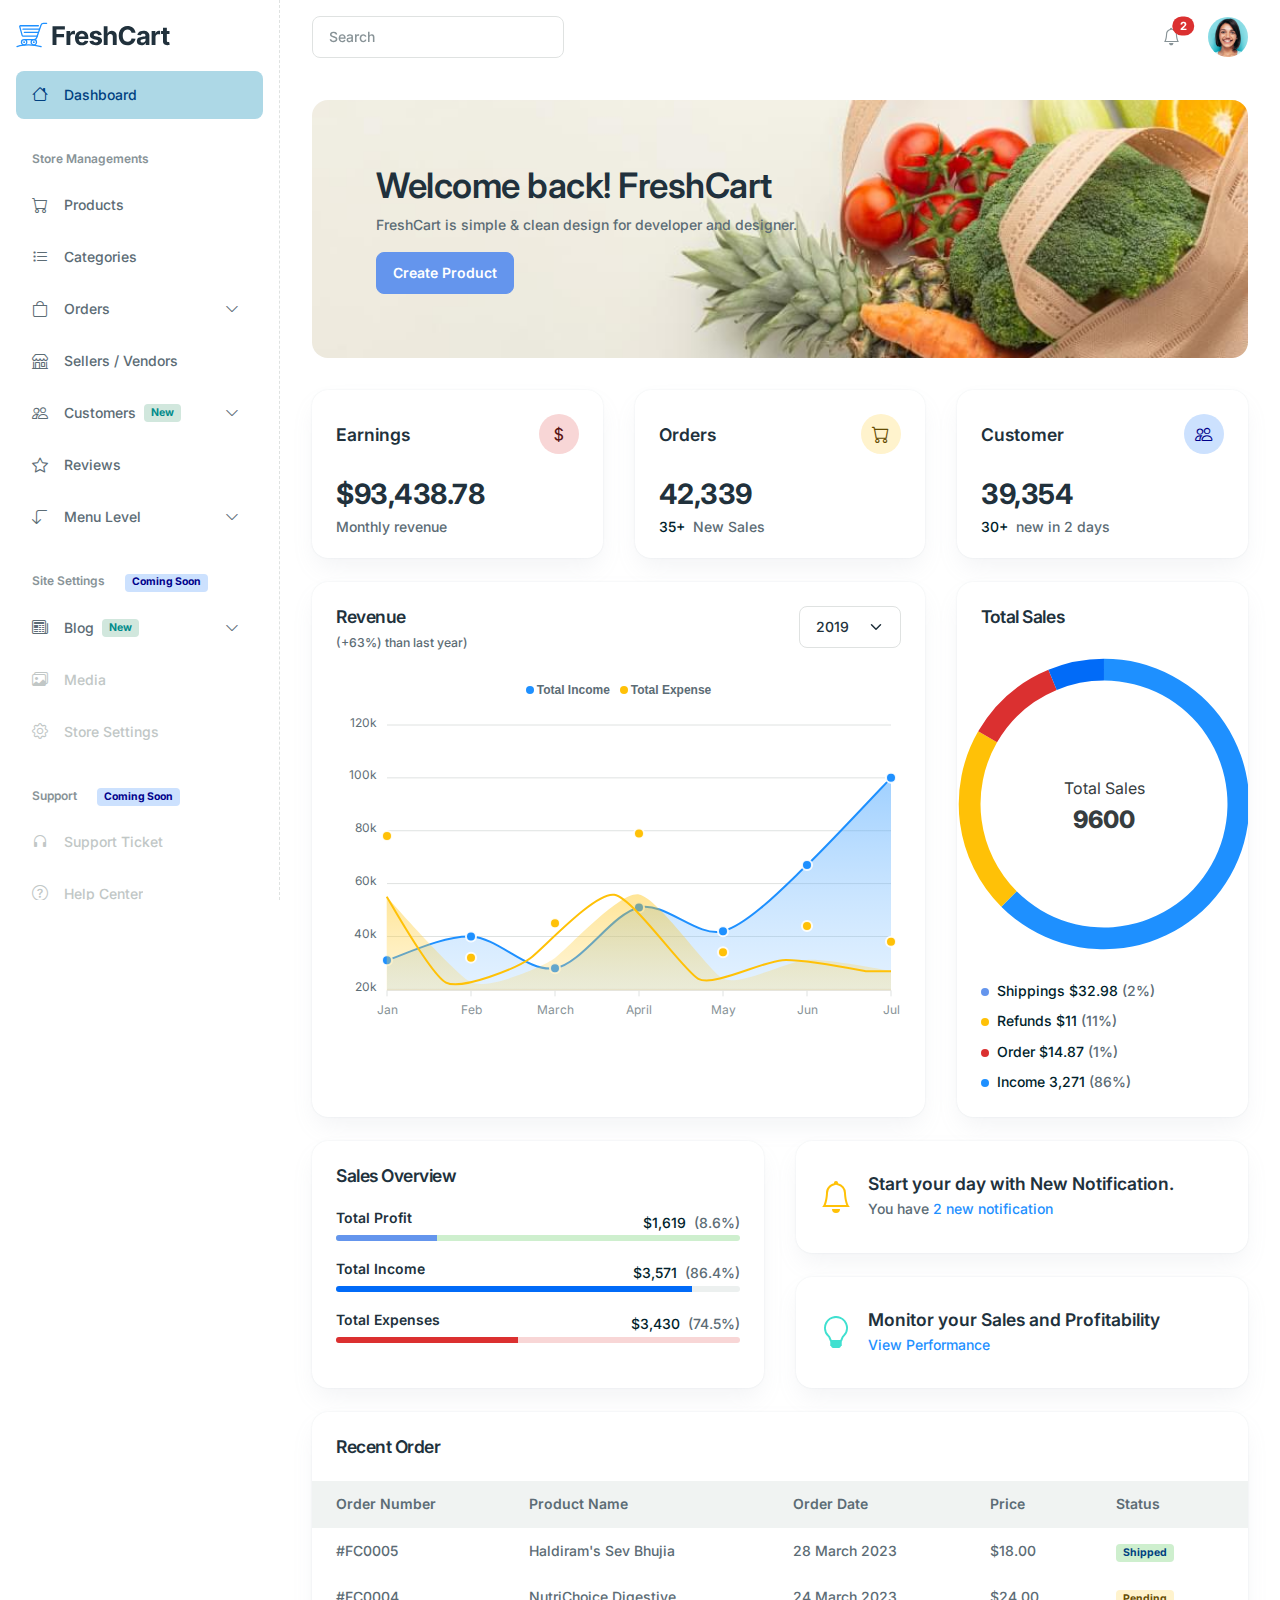
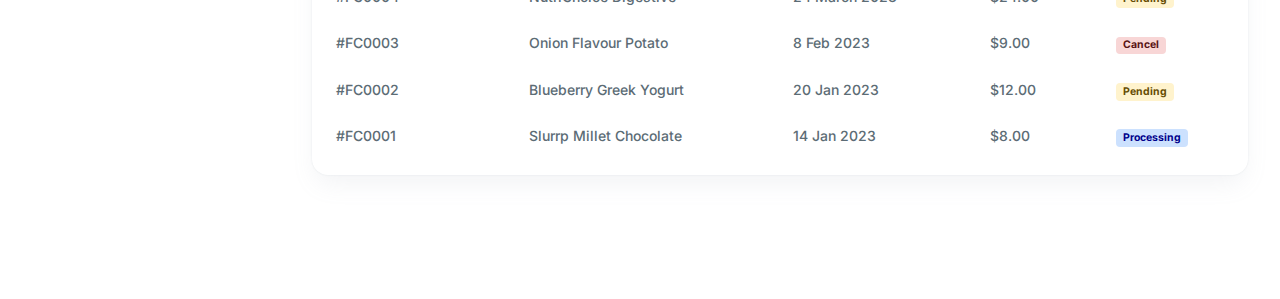
<file: dashboard/index.html>
<!DOCTYPE html>
<html lang="en">
   
<!-- Mirrored from freshcart.codescandy.com/dashboard/index.html by HTTrack Website Copier/3.x [XR&CO'2014], Thu, 14 Nov 2024 06:08:49 GMT -->
<head>
      <!-- Required meta tags -->
<meta charset="utf-8">
<meta name="viewport" content="width=device-width, initial-scale=1, shrink-to-fit=no">
<meta content="Codescandy" name="author">
      <title>Dashboard eCommerce HTML Template - FreshCart</title>
      <!-- Favicon icon-->
<link rel="shortcut icon" type="image/x-icon" href="../assets/images/favicon/favicon.ico">


<!-- Libs CSS -->
<link href="../assets/libs/bootstrap-icons/font/bootstrap-icons.min.css" rel="stylesheet">
<link href="../assets/libs/feather-webfont/dist/feather-icons.css" rel="stylesheet">
<link href="../assets/libs/simplebar/dist/simplebar.min.css" rel="stylesheet">


<!-- Theme CSS -->
<link rel="stylesheet" href="../assets/css/theme.min.css">
<script async src="https://www.googletagmanager.com/gtag/js?id=G-M8S4MT3EYG"></script>
<script>
   window.dataLayer = window.dataLayer || [];
   function gtag() {
      dataLayer.push(arguments);
   }
   gtag("js", new Date());

   gtag("config", "G-M8S4MT3EYG");
</script>
 <script type="text/javascript">
   (function (c, l, a, r, i, t, y) {
      c[a] =
         c[a] ||
         function () {
            (c[a].q = c[a].q || []).push(arguments);
         };
      t = l.createElement(r);
      t.async = 1;
      t.src = "https://www.clarity.ms/tag/" + i;
      y = l.getElementsByTagName(r)[0];
      y.parentNode.insertBefore(t, y);
   })(window, document, "clarity", "script", "kuc8w5o9nt");
</script>

   </head>

   <body>
      <!-- main -->
      <div>
         <!-- navbar -->
<nav class="navbar navbar-expand-lg navbar-glass">
	<div class="container-fluid">
		<div class="d-flex justify-content-between align-items-center w-100">
			<div class="d-flex align-items-center">
				<a class="text-inherit d-block d-xl-none me-4" data-bs-toggle="offcanvas" href="#offcanvasExample" role="button" aria-controls="offcanvasExample">
					<svg xmlns="http://www.w3.org/2000/svg" width="32" height="32" fill="currentColor" class="bi bi-text-indent-right" viewBox="0 0 16 16">
						<path
							d="M2 3.5a.5.5 0 0 1 .5-.5h11a.5.5 0 0 1 0 1h-11a.5.5 0 0 1-.5-.5zm10.646 2.146a.5.5 0 0 1 .708.708L11.707 8l1.647 1.646a.5.5 0 0 1-.708.708l-2-2a.5.5 0 0 1 0-.708l2-2zM2 6.5a.5.5 0 0 1 .5-.5h6a.5.5 0 0 1 0 1h-6a.5.5 0 0 1-.5-.5zm0 3a.5.5 0 0 1 .5-.5h6a.5.5 0 0 1 0 1h-6a.5.5 0 0 1-.5-.5zm0 3a.5.5 0 0 1 .5-.5h11a.5.5 0 0 1 0 1h-11a.5.5 0 0 1-.5-.5z"
						/>
					</svg>
				</a>

				<form role="search">
					<label for="search" class="form-label visually-hidden">Search</label>
					<input class="form-control" type="search" placeholder="Search" aria-label="Search" id="search" />
				</form>
			</div>
			<div>
				<ul class="list-unstyled d-flex align-items-center mb-0 ms-5 ms-lg-0">
					<li class="dropdown-center">
						<a class="position-relative btn-icon btn-ghost-secondary btn rounded-circle" href="#" role="button" data-bs-toggle="dropdown" aria-expanded="false">
							<i class="bi bi-bell fs-5"></i>
							<span class="position-absolute top-0 start-100 translate-middle badge rounded-pill bg-danger mt-2 ms-n2">
								2
								<span class="visually-hidden">unread messages</span>
							</span>
						</a>
						<div class="dropdown-menu dropdown-menu-end dropdown-menu-lg p-0 border-0">
							<div class="border-bottom p-5 d-flex justify-content-between align-items-center">
								<div>
									<h5 class="mb-1">Notifications</h5>
									<p class="mb-0 small">You have 2 unread messages</p>
								</div>
								<a href="#!" class="text-muted">
									<a href="#" class="btn btn-ghost-secondary btn-icon rounded-circle" data-bs-toggle="tooltip" data-bs-placement="bottom" data-bs-title="Mark all as read">
										<svg xmlns="http://www.w3.org/2000/svg" width="14" height="14" fill="currentColor" class="bi bi-check2-all text-success" viewBox="0 0 16 16">
											<path
												d="M12.354 4.354a.5.5 0 0 0-.708-.708L5 10.293 1.854 7.146a.5.5 0 1 0-.708.708l3.5 3.5a.5.5 0 0 0 .708 0l7-7zm-4.208 7-.896-.897.707-.707.543.543 6.646-6.647a.5.5 0 0 1 .708.708l-7 7a.5.5 0 0 1-.708 0z"
											/>
											<path d="m5.354 7.146.896.897-.707.707-.897-.896a.5.5 0 1 1 .708-.708z" />
										</svg>
									</a>
								</a>
							</div>
							<div data-simplebar style="height: 250px">
								<!-- List group -->
								<ul class="list-group list-group-flush notification-list-scroll fs-6">
									<!-- List group item -->
									<li class="list-group-item px-5 py-4 list-group-item-action active">
										<a href="#!" class="text-muted">
											<div class="d-flex">
												<img src="../assets/images/avatar/avatar-1.jpg" alt="" class="avatar avatar-md rounded-circle" />
												<div class="ms-4">
													<p class="mb-1">
														<span class="text-dark">Your order is placed</span>
														waiting for shipping
													</p>
													<span>
														<svg xmlns="http://www.w3.org/2000/svg" width="12" height="12" fill="currentColor" class="bi bi-clock text-muted" viewBox="0 0 16 16">
															<path d="M8 3.5a.5.5 0 0 0-1 0V9a.5.5 0 0 0 .252.434l3.5 2a.5.5 0 0 0 .496-.868L8 8.71V3.5z" />
															<path d="M8 16A8 8 0 1 0 8 0a8 8 0 0 0 0 16zm7-8A7 7 0 1 1 1 8a7 7 0 0 1 14 0z" />
														</svg>
														<small class="ms-2">1 minute ago</small>
													</span>
												</div>
											</div>
										</a>
									</li>
									<li class="list-group-item px-5 py-4 list-group-item-action">
										<a href="#!" class="text-muted">
											<div class="d-flex">
												<img src="../assets/images/avatar/avatar-5.jpg" alt="" class="avatar avatar-md rounded-circle" />
												<div class="ms-4">
													<p class="mb-1">
														<span class="text-dark">Jitu Chauhan</span>
														answered to your pending order list with notes
													</p>
													<span>
														<svg xmlns="http://www.w3.org/2000/svg" width="12" height="12" fill="currentColor" class="bi bi-clock text-muted" viewBox="0 0 16 16">
															<path d="M8 3.5a.5.5 0 0 0-1 0V9a.5.5 0 0 0 .252.434l3.5 2a.5.5 0 0 0 .496-.868L8 8.71V3.5z" />
															<path d="M8 16A8 8 0 1 0 8 0a8 8 0 0 0 0 16zm7-8A7 7 0 1 1 1 8a7 7 0 0 1 14 0z" />
														</svg>
														<small class="ms-2">2 days ago</small>
													</span>
												</div>
											</div>
										</a>
									</li>
									<li class="list-group-item px-5 py-4 list-group-item-action">
										<a href="#!" class="text-muted">
											<div class="d-flex">
												<img src="../assets/images/avatar/avatar-2.jpg" alt="" class="avatar avatar-md rounded-circle" />
												<div class="ms-4">
													<p class="mb-1">
														<span class="text-dark">You have new messages</span>
														2 unread messages
													</p>
													<span>
														<svg xmlns="http://www.w3.org/2000/svg" width="12" height="12" fill="currentColor" class="bi bi-clock text-muted" viewBox="0 0 16 16">
															<path d="M8 3.5a.5.5 0 0 0-1 0V9a.5.5 0 0 0 .252.434l3.5 2a.5.5 0 0 0 .496-.868L8 8.71V3.5z" />
															<path d="M8 16A8 8 0 1 0 8 0a8 8 0 0 0 0 16zm7-8A7 7 0 1 1 1 8a7 7 0 0 1 14 0z" />
														</svg>
														<small class="ms-2">3 days ago</small>
													</span>
												</div>
											</div>
										</a>
									</li>
								</ul>
							</div>
							<div class="border-top px-5 py-4 text-center">
								<a href="#!">View All</a>
							</div>
						</div>
					</li>
					<li class="dropdown ms-4">
						<a href="#" role="button" data-bs-toggle="dropdown" aria-expanded="false">
							<img src="../assets/images/avatar/avatar-1.jpg" alt="" class="avatar avatar-md rounded-circle" />
						</a>

						<div class="dropdown-menu dropdown-menu-end p-0">
							<div class="lh-1 px-5 py-4 border-bottom">
								<h5 class="mb-1 h6">FreshCart Admin</h5>
								<small>admindemo@email.com</small>
							</div>

							<ul class="list-unstyled px-2 py-3">
								<li>
									<a class="dropdown-item" href="#!">Home</a>
								</li>
								<li>
									<a class="dropdown-item" href="#!">Profile</a>
								</li>

								<li>
									<a class="dropdown-item" href="#!">Settings</a>
								</li>
							</ul>
							<div class="border-top px-5 py-3">
								<a href="#">Log Out</a>
							</div>
						</div>
					</li>
				</ul>
			</div>
		</div>
	</div>
</nav>


         <div class="main-wrapper">
            <!-- navbar vertical -->
            <!-- navbar -->
<nav class="navbar-vertical-nav d-none d-xl-block">
	<div class="navbar-vertical">
		<div class="px-4 py-5">
			<a href="../index.html" class="navbar-brand">
				<img src="../assets/images/logo/freshcart-logo.svg" alt="" />
			</a>
		</div>
		<div class="navbar-vertical-content flex-grow-1" data-simplebar="">
			<ul class="navbar-nav flex-column" id="sideNavbar">
				<li class="nav-item">
					<a class="nav-link  active " href="index.html">
						<div class="d-flex align-items-center">
							<span class="nav-link-icon"><i class="bi bi-house"></i></span>
							<span class="nav-link-text">Dashboard</span>
						</div>
					</a>
				</li>
				<li class="nav-item mt-6 mb-3">
					<span class="nav-label">Store Managements</span>
				</li>
				<li class="nav-item">
					<a class="nav-link " href="products.html">
						<div class="d-flex align-items-center">
							<span class="nav-link-icon"><i class="bi bi-cart"></i></span>
							<span class="nav-link-text">Products</span>
						</div>
					</a>
				</li>
				<li class="nav-item">
					<a class="nav-link " href="categories.html">
						<div class="d-flex align-items-center">
							<span class="nav-link-icon"><i class="bi bi-list-task"></i></span>
							<span class="nav-link-text">Categories</span>
						</div>
					</a>
				</li>
				<li class="nav-item">
					<a
						class="nav-link  collapsed "
						href="#"
						data-bs-toggle="collapse"
						data-bs-target="#navCategoriesOrders"
						aria-expanded="false"
						aria-controls="navCategoriesOrders"
					>
						<div class="d-flex align-items-center">
							<span class="nav-link-icon"><i class="bi bi-bag"></i></span>
							<span class="nav-link-text">Orders</span>
						</div>
					</a>
					<div id="navCategoriesOrders" class="collapse " data-bs-parent="#sideNavbar">
						<ul class="nav flex-column">
							<li class="nav-item">
								<a class="nav-link " href="order-list.html">List</a>
							</li>
							<!-- Nav item -->
							<li class="nav-item">
								<a class="nav-link " href="order-single.html">Single</a>
							</li>
						</ul>
					</div>
				</li>

				<li class="nav-item">
					<a class="nav-link " href="vendor-grid.html">
						<div class="d-flex align-items-center">
							<span class="nav-link-icon"><i class="bi bi-shop"></i></span>
							<span class="nav-link-text">Sellers / Vendors</span>
						</div>
					</a>
				</li>
				<li class="nav-item">
					<a
						class="nav-link  collapsed "
						href="#"
						data-bs-toggle="collapse"
						data-bs-target="#navCustomer"
						aria-expanded="false"
						aria-controls="navCustomer"
					>
						<div class="d-flex align-items-center">
							<span class="nav-link-icon"><i class="bi bi-people"></i></span>
							<span class="nav-link-text">Customers</span>
							<span class="badge bg-light-success text-dark-success ms-2">New</span>
						</div>
					</a>
					<div id="navCustomer" class="collapse " data-bs-parent="#sideNavbar">
						<ul class="nav flex-column">
							<li class="nav-item">
								<a class="nav-link " href="customers.html">Customers</a>
							</li>
							<!-- Nav item -->
							<li class="nav-item">
								<a class="nav-link " href="create-customers.html">Create Customers</a>
							</li>
							<!-- Nav item -->
							<li class="nav-item">
								<a class="nav-link " href="customers-edits.html">Edit Customers</a>
							</li>
						</ul>
					</div>
				</li>

				<li class="nav-item">
					<a class="nav-link " href="reviews.html">
						<div class="d-flex align-items-center">
							<span class="nav-link-icon"><i class="bi bi-star"></i></span>
							<span class="nav-link-text">Reviews</span>
						</div>
					</a>
				</li>
				<!-- Nav item -->
				<li class="nav-item">
					<a
						class="nav-link  collapsed "
						href="#"
						data-bs-toggle="collapse"
						data-bs-target="#navMenuLevelFirst"
						aria-expanded="false"
						aria-controls="navMenuLevelFirst"
					>
						<span class="nav-link-icon"><i class="bi bi-arrow-90deg-down"></i></span>
						<span class="nav-link-text">Menu Level</span>
					</a>
					<div id="navMenuLevelFirst" class="collapse " data-bs-parent="#sideNavbar">
						<ul class="nav flex-column">
							<li class="nav-item">
								<a
									class="nav-link "
									href="#"
									data-bs-toggle="collapse"
									data-bs-target="#navMenuLevelSecond1"
									aria-expanded="false"
									aria-controls="navMenuLevelSecond1"
								>
									Two Level
								</a>
								<div id="navMenuLevelSecond1" class="collapse" data-bs-parent="#navMenuLevel">
									<ul class="nav flex-column">
										<li class="nav-item">
											<a class="nav-link " href="#">NavItem 1</a>
										</li>
										<li class="nav-item">
											<a class="nav-link " href="#">NavItem 2</a>
										</li>
									</ul>
								</div>
							</li>
							<li class="nav-item">
								<a
									class="nav-link  collapsed "
									href="#"
									data-bs-toggle="collapse"
									data-bs-target="#navMenuLevelThreeOne1"
									aria-expanded="false"
									aria-controls="navMenuLevelThreeOne1"
								>
									Three Level
								</a>
								<div id="navMenuLevelThreeOne1" class="collapse " data-bs-parent="#navMenuLevel">
									<ul class="nav flex-column">
										<li class="nav-item">
											<a
												class="nav-link  collapsed "
												href="#"
												data-bs-toggle="collapse"
												data-bs-target="#navMenuLevelThreeTwo"
												aria-expanded="false"
												aria-controls="navMenuLevelThreeTwo"
											>
												NavItem 1
											</a>
											<div id="navMenuLevelThreeTwo" class="collapse collapse " data-bs-parent="#navMenuLevelThree">
												<ul class="nav flex-column">
													<li class="nav-item">
														<a class="nav-link " href="#">NavChild Item 1</a>
													</li>
												</ul>
											</div>
										</li>
										<li class="nav-item">
											<a class="nav-link " href="#">Nav Item 2</a>
										</li>
									</ul>
								</div>
							</li>
						</ul>
					</div>
				</li>

				<li class="nav-item mt-6 mb-3">
					<span class="nav-label">Site Settings</span>
					<span class="badge bg-light-info text-dark-info">Coming Soon</span>
				</li>
				<li class="nav-item">
					<a class="nav-link  collapsed " href="#" data-bs-toggle="collapse" data-bs-target="#navBlog" aria-expanded="false" aria-controls="navBlog">
						<div class="d-flex align-items-center">
							<span class="nav-link-icon"><i class="bi bi-newspaper"></i></span>
							<span class="nav-link-text">Blog</span>
							<span class="badge bg-light-success text-dark-success ms-2">New</span>
						</div>
					</a>
					<div id="navBlog" class="collapse " data-bs-parent="#sideNavbar">
						<ul class="nav flex-column">
							<li class="nav-item">
								<a class="nav-link " href="blog-grid.html">Grid</a>
							</li>
							<!-- Nav item -->
							<li class="nav-item">
								<a class="nav-link " href="blog-list.html">List</a>
							</li>
							<!-- Nav item -->
							<li class="nav-item">
								<a class="nav-link " href="blog-new-post.html">Add Post</a>
							</li>
						</ul>
					</div>
				</li>

				<li class="nav-item">
					<a class="nav-link disabled" href="#!">
						<div class="d-flex align-items-center">
							<span class="nav-link-icon"><i class="bi bi-images"></i></span>
							<span class="nav-link-text">Media</span>
						</div>
					</a>
				</li>
				<li class="nav-item">
					<a class="nav-link disabled" href="#!">
						<div class="d-flex align-items-center">
							<span class="nav-link-icon"><i class="bi bi-gear"></i></span>
							<span class="nav-link-text">Store Settings</span>
						</div>
					</a>
				</li>

				<li class="nav-item mt-6 mb-3">
					<span class="nav-label">Support</span>
					<span class="badge bg-light-info text-dark-info">Coming Soon</span>
				</li>
				<li class="nav-item">
					<a class="nav-link disabled" href="#!">
						<div class="d-flex align-items-center">
							<span class="nav-link-icon"><i class="bi bi-headphones"></i></span>
							<span class="nav-link-text">Support Ticket</span>
						</div>
					</a>
				</li>
				<li class="nav-item">
					<a class="nav-link disabled" href="#">
						<div class="d-flex align-items-center">
							<span class="nav-link-icon"><i class="bi bi-question-circle"></i></span>
							<span class="nav-link-text">Help Center</span>
						</div>
					</a>
				</li>
				<li class="nav-item">
					<a class="nav-link disabled" href="#!">
						<div class="d-flex align-items-center">
							<span class="nav-link-icon"><i class="bi bi-infinity"></i></span>
							<span class="nav-link-text">How FreshCart Works</span>
						</div>
					</a>
				</li>

				<li class="nav-item mt-6 mb-3">
					<span class="nav-label">Our Apps</span>
				</li>
				<li class="nav-item">
					<a class="nav-link disabled" href="#!">
						<div class="d-flex align-items-center">
							<span class="nav-link-icon"><i class="bi bi-apple"></i></span>
							<span class="nav-link-text">Apple Store</span>
						</div>
					</a>
				</li>
				<li class="nav-item">
					<a class="nav-link disabled" href="#!">
						<div class="d-flex align-items-center">
							<span class="nav-link-icon"><i class="bi bi-google-play"></i></span>
							<span class="nav-link-text">Google Play Store</span>
						</div>
					</a>
				</li>
			</ul>
		</div>
	</div>
</nav>

<nav class="navbar-vertical-nav offcanvas offcanvas-start navbar-offcanvac" tabindex="-1" id="offcanvasExample">
	<div class="navbar-vertical">
		<div class="px-4 py-5 d-flex justify-content-between align-items-center">
			<a href="../index.html" class="navbar-brand">
				<img src="../assets/images/logo/freshcart-logo.svg" alt="" />
			</a>
			<button type="button" class="btn-close" data-bs-dismiss="offcanvas" aria-label="Close"></button>
		</div>
		<div class="navbar-vertical-content flex-grow-1" data-simplebar="">
			<ul class="navbar-nav flex-column">
				<li class="nav-item">
					<a class="nav-link  active " href="index.html">
						<div class="d-flex align-items-center">
							<span class="nav-link-icon"><i class="bi bi-house"></i></span>
							<span>Dashboard</span>
						</div>
					</a>
				</li>
				<li class="nav-item mt-6 mb-3">
					<span class="nav-label">Store Managements</span>
				</li>
				<li class="nav-item">
					<a class="nav-link " href="products.html">
						<div class="d-flex align-items-center">
							<span class="nav-link-icon"><i class="bi bi-cart"></i></span>
							<span class="nav-link-text">Products</span>
						</div>
					</a>
				</li>
				<li class="nav-item">
					<a class="nav-link " href="categories.html">
						<div class="d-flex align-items-center">
							<span class="nav-link-icon"><i class="bi bi-list-task"></i></span>
							<span class="nav-link-text">Categories</span>
						</div>
					</a>
				</li>
				<li class="nav-item">
					<a class="nav-link  collapsed " href="#" data-bs-toggle="collapse" data-bs-target="#navOrders" aria-expanded="false" aria-controls="navOrders">
						<div class="d-flex align-items-center">
							<span class="nav-link-icon"><i class="bi bi-bag"></i></span>
							<span class="nav-link-text">Orders</span>
						</div>
					</a>
					<div id="navOrders" class="collapse " data-bs-parent="#sideNavbar">
						<ul class="nav flex-column">
							<li class="nav-item">
								<a class="nav-link " href="order-list.html">List</a>
							</li>
							<!-- Nav item -->
							<li class="nav-item">
								<a class="nav-link " href="order-single.html">Single</a>
							</li>
						</ul>
					</div>
				</li>
				<li class="nav-item">
					<a class="nav-link " href="vendor-grid.html">
						<div class="d-flex align-items-center">
							<span class="nav-link-icon"><i class="bi bi-shop"></i></span>
							<span class="nav-link-text">Sellers / Vendors</span>
						</div>
					</a>
				</li>
				<li class="nav-item">
					<a class="nav-link " href="customers.html">
						<div class="d-flex align-items-center">
							<span class="nav-link-icon"><i class="bi bi-people"></i></span>
							<span class="nav-link-text">Customers</span>
						</div>
					</a>
				</li>
				<li class="nav-item">
					<a class="nav-link " href="reviews.html">
						<div class="d-flex align-items-center">
							<span class="nav-link-icon"><i class="bi bi-star"></i></span>
							<span class="nav-link-text">Reviews</span>
						</div>
					</a>
				</li>
				<li class="nav-item mt-6 mb-3">
					<span class="nav-label">Site Settings</span>
					<span class="badge bg-light-info text-dark-info">Coming Soon</span>
				</li>
				<li class="nav-item">
					<a class="nav-link " href="#!">
						<div class="d-flex align-items-center">
							<span class="nav-link-icon"><i class="bi bi-newspaper"></i></span>
							<span class="nav-link-text">Blog</span>
						</div>
					</a>
				</li>
				<li class="nav-item">
					<a class="nav-link disabled" href="#">
						<div class="d-flex align-items-center">
							<span class="nav-link-icon"><i class="bi bi-images"></i></span>
							<span class="nav-link-text">Media</span>
						</div>
					</a>
				</li>
				<li class="nav-item">
					<a class="nav-link disabled" href="#!">
						<div class="d-flex align-items-center">
							<span class="nav-link-icon"><i class="bi bi-gear"></i></span>
							<span class="nav-link-text">Store Settings</span>
						</div>
					</a>
				</li>
				<li class="nav-item mt-6 mb-3">
					<span class="nav-label">Support</span>
					<span class="badge bg-light-info text-dark-info">Coming Soon</span>
				</li>
				<li class="nav-item">
					<a class="nav-link disabled" href="#!">
						<div class="d-flex align-items-center">
							<span class="nav-link-icon"><i class="bi bi-headphones"></i></span>
							<span class="nav-link-text">Support Ticket</span>
						</div>
					</a>
				</li>
				<li class="nav-item">
					<a class="nav-link disabled" href="#">
						<div class="d-flex align-items-center">
							<span class="nav-link-icon"><i class="bi bi-question-circle"></i></span>
							<span class="nav-link-text">Help Center</span>
						</div>
					</a>
				</li>
				<li class="nav-item">
					<a class="nav-link disabled" href="#!">
						<div class="d-flex align-items-center">
							<span class="nav-link-icon"><i class="bi bi-infinity"></i></span>
							<span class="nav-link-text">How FreshCart Works</span>
						</div>
					</a>
				</li>

				<li class="nav-item mt-6 mb-3">
					<span class="nav-label">Our Apps</span>
				</li>
				<li class="nav-item">
					<a class="nav-link disabled" href="#!">
						<div class="d-flex align-items-center">
							<span class="nav-link-icon"><i class="bi bi-apple"></i></span>
							<span class="nav-link-text">Apple Store</span>
						</div>
					</a>
				</li>
				<li class="nav-item">
					<a class="nav-link disabled" href="#!">
						<div class="d-flex align-items-center">
							<span class="nav-link-icon"><i class="bi bi-google-play"></i></span>
							<span class="nav-link-text">Google Play Store</span>
						</div>
					</a>
				</li>
				<li id="navMenuLevel" class="collapse " data-bs-parent="#sideNavbar">
					<ul class="nav flex-column">
						<li class="nav-item">
							<a
								class="nav-link "
								href="#"
								data-bs-toggle="collapse"
								data-bs-target="#navMenuLevelSecond2"
								aria-expanded="false"
								aria-controls="navMenuLevelSecond2"
							>
								Two Level
							</a>
							<div id="navMenuLevelSecond2" class="collapse" data-bs-parent="#navMenuLevel">
								<ul class="nav flex-column">
									<li class="nav-item">
										<a class="nav-link " href="#">NavItem 1</a>
									</li>
									<li class="nav-item">
										<a class="nav-link " href="#">NavItem 2</a>
									</li>
								</ul>
							</div>
						</li>
						<li class="nav-item">
							<a
								class="nav-link  collapsed "
								href="#"
								data-bs-toggle="collapse"
								data-bs-target="#navMenuLevelThree2"
								aria-expanded="false"
								aria-controls="navMenuLevelThree2"
							>
								Three Level
							</a>
							<div id="navMenuLevelThree2" class="collapse " data-bs-parent="#navMenuLevel">
								<ul class="nav flex-column">
									<li class="nav-item">
										<a
											class="nav-link  collapsed "
											href="#"
											data-bs-toggle="collapse"
											data-bs-target="#navMenuLevelThree3"
											aria-expanded="false"
											aria-controls="navMenuLevelThree3"
										>
											NavItem 1
										</a>
										<div id="navMenuLevelThree3" class="collapse collapse " data-bs-parent="#navMenuLevelThree">
											<ul class="nav flex-column">
												<li class="nav-item">
													<a class="nav-link " href="#">NavChild Item 1</a>
												</li>
											</ul>
										</div>
									</li>
									<li class="nav-item">
										<a class="nav-link " href="#">Nav Item 2</a>
									</li>
								</ul>
							</div>
						</li>
					</ul>
				</li>
			</ul>
		</div>
	</div>
</nav>

            <!-- main wrapper -->
            <main class="main-content-wrapper">
               <section class="container">
                  <!-- row -->
                  <div class="row mb-8">
                     <div class="col-md-12">
                        <!-- card -->
                        <div
                           class="card bg-light border-0 rounded-4"
                           style="background-image: url(../assets/images/slider/slider-image-1.jpg); background-repeat: no-repeat; background-size: cover; background-position: right">
                           <div class="card-body p-lg-12">
                              <h1>Welcome back! FreshCart</h1>
                              <p>FreshCart is simple & clean design for developer and designer.</p>
                              <a href="#" class="btn btn-primary">Create Product</a>
                           </div>
                        </div>
                     </div>
                  </div>
                  <!-- table -->
                  <div class="table-responsive-xl mb-6 mb-lg-0">
                     <div class="row flex-nowrap pb-3 pb-lg-0">
                        <div class="col-lg-4 col-12 mb-6">
                           <!-- card -->
                           <div class="card h-100 card-lg">
                              <!-- card body -->
                              <div class="card-body p-6">
                                 <!-- heading -->
                                 <div class="d-flex justify-content-between align-items-center mb-6">
                                    <div>
                                       <h4 class="mb-0 fs-5">Earnings</h4>
                                    </div>
                                    <div class="icon-shape icon-md bg-light-danger text-dark-danger rounded-circle">
                                       <i class="bi bi-currency-dollar fs-5"></i>
                                    </div>
                                 </div>
                                 <!-- project number -->
                                 <div class="lh-1">
                                    <h1 class="mb-2 fw-bold fs-2">$93,438.78</h1>
                                    <span>Monthly revenue</span>
                                 </div>
                              </div>
                           </div>
                        </div>
                        <div class="col-lg-4 col-12 mb-6">
                           <!-- card -->
                           <div class="card h-100 card-lg">
                              <!-- card body -->
                              <div class="card-body p-6">
                                 <!-- heading -->
                                 <div class="d-flex justify-content-between align-items-center mb-6">
                                    <div>
                                       <h4 class="mb-0 fs-5">Orders</h4>
                                    </div>
                                    <div class="icon-shape icon-md bg-light-warning text-dark-warning rounded-circle">
                                       <i class="bi bi-cart fs-5"></i>
                                    </div>
                                 </div>
                                 <!-- project number -->
                                 <div class="lh-1">
                                    <h1 class="mb-2 fw-bold fs-2">42,339</h1>
                                    <span>
                                       <span class="text-dark me-1">35+</span>
                                       New Sales
                                    </span>
                                 </div>
                              </div>
                           </div>
                        </div>
                        <div class="col-lg-4 col-12 mb-6">
                           <!-- card -->
                           <div class="card h-100 card-lg">
                              <!-- card body -->
                              <div class="card-body p-6">
                                 <!-- heading -->
                                 <div class="d-flex justify-content-between align-items-center mb-6">
                                    <div>
                                       <h4 class="mb-0 fs-5">Customer</h4>
                                    </div>
                                    <div class="icon-shape icon-md bg-light-info text-dark-info rounded-circle">
                                       <i class="bi bi-people fs-5"></i>
                                    </div>
                                 </div>
                                 <!-- project number -->
                                 <div class="lh-1">
                                    <h1 class="mb-2 fw-bold fs-2">39,354</h1>
                                    <span>
                                       <span class="text-dark me-1">30+</span>
                                       new in 2 days
                                    </span>
                                 </div>
                              </div>
                           </div>
                        </div>
                     </div>
                  </div>

                  <!-- row -->
                  <div class="row">
                     <div class="col-xl-8 col-lg-6 col-md-12 col-12 mb-6">
                        <!-- card -->
                        <div class="card h-100 card-lg">
                           <div class="card-body p-6">
                              <!-- heading -->
                              <div class="d-flex justify-content-between">
                                 <div>
                                    <h3 class="mb-1 fs-5">Revenue</h3>
                                    <small>(+63%) than last year)</small>
                                 </div>
                                 <div>
                                    <!-- select option -->
                                    <select class="form-select">
                                       <option selected>2019</option>
                                       <option value="2023">2020</option>
                                       <option value="2024">2021</option>
                                       <option value="2025">2022</option>
                                       <option value="2025">2023</option>
                                    </select>
                                 </div>
                              </div>
                              <!-- chart -->
                              <div id="revenueChart" class="mt-6"></div>
                           </div>
                        </div>
                     </div>
                     <div class="col-xl-4 col-lg-6 col-12 mb-6">
                        <!-- card -->
                        <div class="card h-100 card-lg">
                           <!-- card body -->
                           <div class="card-body p-6">
                              <!-- heading -->
                              <h3 class="mb-0 fs-5">Total Sales</h3>
                              <div id="totalSale" class="mt-6 d-flex justify-content-center"></div>
                              <div class="mt-4">
                                 <!-- list -->
                                 <ul class="list-unstyled mb-0">
                                    <li class="mb-2">
                                       <svg xmlns="http://www.w3.org/2000/svg" width="8" height="8" fill="currentColor" class="bi bi-circle-fill text-primary" viewBox="0 0 16 16">
                                          <circle cx="8" cy="8" r="8" />
                                       </svg>
                                       <span class="ms-1">
                                          <span class="text-dark">Shippings $32.98</span>
                                          (2%)
                                       </span>
                                    </li>
                                    <li class="mb-2">
                                       <svg xmlns="http://www.w3.org/2000/svg" width="8" height="8" fill="currentColor" class="bi bi-circle-fill text-warning" viewBox="0 0 16 16">
                                          <circle cx="8" cy="8" r="8" />
                                       </svg>
                                       <span class="ms-1">
                                          <span class="text-dark">Refunds $11</span>
                                          (11%)
                                       </span>
                                    </li>
                                    <li class="mb-2">
                                       <svg xmlns="http://www.w3.org/2000/svg" width="8" height="8" fill="currentColor" class="bi bi-circle-fill text-danger" viewBox="0 0 16 16">
                                          <circle cx="8" cy="8" r="8" />
                                       </svg>
                                       <span class="ms-1">
                                          <span class="text-dark">Order $14.87</span>
                                          (1%)
                                       </span>
                                    </li>
                                    <li>
                                       <svg xmlns="http://www.w3.org/2000/svg" width="8" height="8" fill="currentColor" class="bi bi-circle-fill text-info" viewBox="0 0 16 16">
                                          <circle cx="8" cy="8" r="8" />
                                       </svg>
                                       <span class="ms-1">
                                          <span class="text-dark">Income 3,271</span>
                                          (86%)
                                       </span>
                                    </li>
                                 </ul>
                              </div>
                           </div>
                        </div>
                     </div>
                  </div>
                  <!-- row -->
                  <div class="row">
                     <div class="col-xl-6 col-lg-6 col-md-12 col-12 mb-6">
                        <!-- card -->
                        <div class="card h-100 card-lg">
                           <!-- card body -->
                           <div class="card-body p-6">
                              <h3 class="mb-0 fs-5">Sales Overview</h3>
                              <div class="mt-6">
                                 <!-- text -->
                                 <div class="mb-5">
                                    <div class="d-flex align-items-center justify-content-between">
                                       <h5 class="fs-6">Total Profit</h5>
                                       <span>
                                          <span class="me-1 text-dark">$1,619</span>
                                          (8.6%)
                                       </span>
                                    </div>
                                    <!-- main wrapper -->
                                    <div>
                                       <!-- progressbar -->
                                       <div class="progress bg-light-primary" style="height: 6px">
                                          <div
                                             class="progress-bar bg-primary"
                                             role="progressbar"
                                             aria-label="Example 1px high"
                                             style="width: 25%"
                                             aria-valuenow="25"
                                             aria-valuemin="0"
                                             aria-valuemax="100"></div>
                                       </div>
                                    </div>
                                 </div>
                                 <div class="mb-5">
                                    <!-- text -->
                                    <div class="d-flex align-items-center justify-content-between">
                                       <h5 class="fs-6">Total Income</h5>
                                       <span>
                                          <span class="me-1 text-dark">$3,571</span>
                                          (86.4%)
                                       </span>
                                    </div>
                                    <div>
                                       <!-- progressbar -->
                                       <div class="progress bg-info-soft" style="height: 6px">
                                          <div
                                             class="progress-bar bg-info"
                                             role="progressbar"
                                             aria-label="Example 1px high"
                                             style="width: 88%"
                                             aria-valuenow="88"
                                             aria-valuemin="0"
                                             aria-valuemax="100"></div>
                                       </div>
                                    </div>
                                 </div>
                                 <div>
                                    <!-- text -->
                                    <div class="d-flex align-items-center justify-content-between">
                                       <h5 class="fs-6">Total Expenses</h5>
                                       <span>
                                          <span class="me-1 text-dark">$3,430</span>
                                          (74.5%)
                                       </span>
                                    </div>
                                    <div>
                                       <!-- progressbar -->
                                       <div class="progress bg-light-danger" style="height: 6px">
                                          <div
                                             class="progress-bar bg-danger"
                                             role="progressbar"
                                             aria-label="Example 1px high"
                                             style="width: 45%"
                                             aria-valuenow="45"
                                             aria-valuemin="0"
                                             aria-valuemax="100"></div>
                                       </div>
                                    </div>
                                 </div>
                              </div>
                           </div>
                        </div>
                     </div>
                     <div class="col-xl-6 col-lg-6 col-md-12 col-12 mb-6">
                        <div class="position-relative h-100">
                           <!-- card -->
                           <div class="card card-lg mb-6">
                              <!-- card body -->
                              <div class="card-body px-6 py-8">
                                 <div class="d-flex align-items-center">
                                    <div>
                                       <!-- svg -->
                                       <svg xmlns="http://www.w3.org/2000/svg" width="32" height="32" fill="currentColor" class="bi bi-bell text-warning" viewBox="0 0 16 16">
                                          <path
                                             d="M8 16a2 2 0 0 0 2-2H6a2 2 0 0 0 2 2zM8 1.918l-.797.161A4.002 4.002 0 0 0 4 6c0 .628-.134 2.197-.459 3.742-.16.767-.376 1.566-.663 2.258h10.244c-.287-.692-.502-1.49-.663-2.258C12.134 8.197 12 6.628 12 6a4.002 4.002 0 0 0-3.203-3.92L8 1.917zM14.22 12c.223.447.481.801.78 1H1c.299-.199.557-.553.78-1C2.68 10.2 3 6.88 3 6c0-2.42 1.72-4.44 4.005-4.901a1 1 0 1 1 1.99 0A5.002 5.002 0 0 1 13 6c0 .88.32 4.2 1.22 6z" />
                                       </svg>
                                    </div>
                                    <!-- text -->
                                    <div class="ms-4">
                                       <h5 class="mb-1">Start your day with New Notification.</h5>
                                       <p class="mb-0">
                                          You have
                                          <a class="link-info" href="#!">2 new notification</a>
                                       </p>
                                    </div>
                                 </div>
                              </div>
                           </div>
                           <!-- card -->
                           <div class="card card-lg">
                              <!-- card body -->
                              <div class="card-body px-6 py-8">
                                 <div class="d-flex align-items-center">
                                    <!-- svg -->
                                    <div>
                                       <svg xmlns="http://www.w3.org/2000/svg" width="32" height="32" fill="currentColor" class="bi bi-lightbulb text-success" viewBox="0 0 16 16">
                                          <path
                                             d="M2 6a6 6 0 1 1 10.174 4.31c-.203.196-.359.4-.453.619l-.762 1.769A.5.5 0 0 1 10.5 13a.5.5 0 0 1 0 1 .5.5 0 0 1 0 1l-.224.447a1 1 0 0 1-.894.553H6.618a1 1 0 0 1-.894-.553L5.5 15a.5.5 0 0 1 0-1 .5.5 0 0 1 0-1 .5.5 0 0 1-.46-.302l-.761-1.77a1.964 1.964 0 0 0-.453-.618A5.984 5.984 0 0 1 2 6zm6-5a5 5 0 0 0-3.479 8.592c.263.254.514.564.676.941L5.83 12h4.342l.632-1.467c.162-.377.413-.687.676-.941A5 5 0 0 0 8 1z" />
                                       </svg>
                                    </div>
                                    <!-- text -->
                                    <div class="ms-4">
                                       <h5 class="mb-1">Monitor your Sales and Profitability</h5>
                                       <p class="mb-0"><a class="link-info" href="#!">View Performance</a></p>
                                    </div>
                                 </div>
                              </div>
                           </div>
                        </div>
                     </div>
                  </div>
                  <!-- row -->
                  <div class="row">
                     <div class="col-xl-12 col-lg-12 col-md-12 col-12 mb-6">
                        <div class="card h-100 card-lg">
                           <!-- heading -->
                           <div class="p-6">
                              <h3 class="mb-0 fs-5">Recent Order</h3>
                           </div>
                           <div class="card-body p-0">
                              <!-- table -->
                              <div class="table-responsive">
                                 <table class="table table-centered table-borderless text-nowrap table-hover">
                                    <thead class="bg-light">
                                       <tr>
                                          <th scope="col">Order Number</th>
                                          <th scope="col">Product Name</th>
                                          <th scope="col">Order Date</th>
                                          <th scope="col">Price</th>
                                          <th scope="col">Status</th>
                                       </tr>
                                    </thead>
                                    <tbody>
                                       <tr>
                                          <td>#FC0005</td>
                                          <td>Haldiram's Sev Bhujia</td>
                                          <td>28 March 2023</td>
                                          <td>$18.00</td>
                                          <td>
                                             <span class="badge bg-light-primary text-dark-primary">Shipped</span>
                                          </td>
                                       </tr>
                                       <tr>
                                          <td>#FC0004</td>
                                          <td>NutriChoice Digestive</td>
                                          <td>24 March 2023</td>
                                          <td>$24.00</td>
                                          <td>
                                             <span class="badge bg-light-warning text-dark-warning">Pending</span>
                                          </td>
                                       </tr>
                                       <tr>
                                          <td>#FC0003</td>
                                          <td>Onion Flavour Potato</td>
                                          <td>8 Feb 2023</td>
                                          <td>$9.00</td>
                                          <td>
                                             <span class="badge bg-light-danger text-dark-danger">Cancel</span>
                                          </td>
                                       </tr>
                                       <tr>
                                          <td>#FC0002</td>
                                          <td>Blueberry Greek Yogurt</td>
                                          <td>20 Jan 2023</td>
                                          <td>$12.00</td>
                                          <td>
                                             <span class="badge bg-light-warning text-dark-warning">Pending</span>
                                          </td>
                                       </tr>
                                       <tr>
                                          <td>#FC0001</td>
                                          <td>Slurrp Millet Chocolate</td>
                                          <td>14 Jan 2023</td>
                                          <td>$8.00</td>
                                          <td>
                                             <span class="badge bg-light-info text-dark-info">Processing</span>
                                          </td>
                                       </tr>
                                    </tbody>
                                 </table>
                              </div>
                           </div>
                        </div>
                     </div>
                  </div>
               </section>
            </main>
         </div>
      </div>

      <!-- Libs JS -->
<!-- <script src="../assets/libs/jquery/dist/jquery.min.js"></script> -->
<script src="../assets/libs/bootstrap/dist/js/bootstrap.bundle.min.js"></script>
<script src="../assets/libs/simplebar/dist/simplebar.min.js"></script>

<!-- Theme JS -->
<script src="../assets/js/theme.min.js"></script>

      <script src="../assets/libs/apexcharts/dist/apexcharts.min.js"></script>
      <script src="../assets/js/vendors/chart.js"></script>
   </body>

<!-- Mirrored from freshcart.codescandy.com/dashboard/index.html by HTTrack Website Copier/3.x [XR&CO'2014], Thu, 14 Nov 2024 06:08:53 GMT -->
</html>
</file>
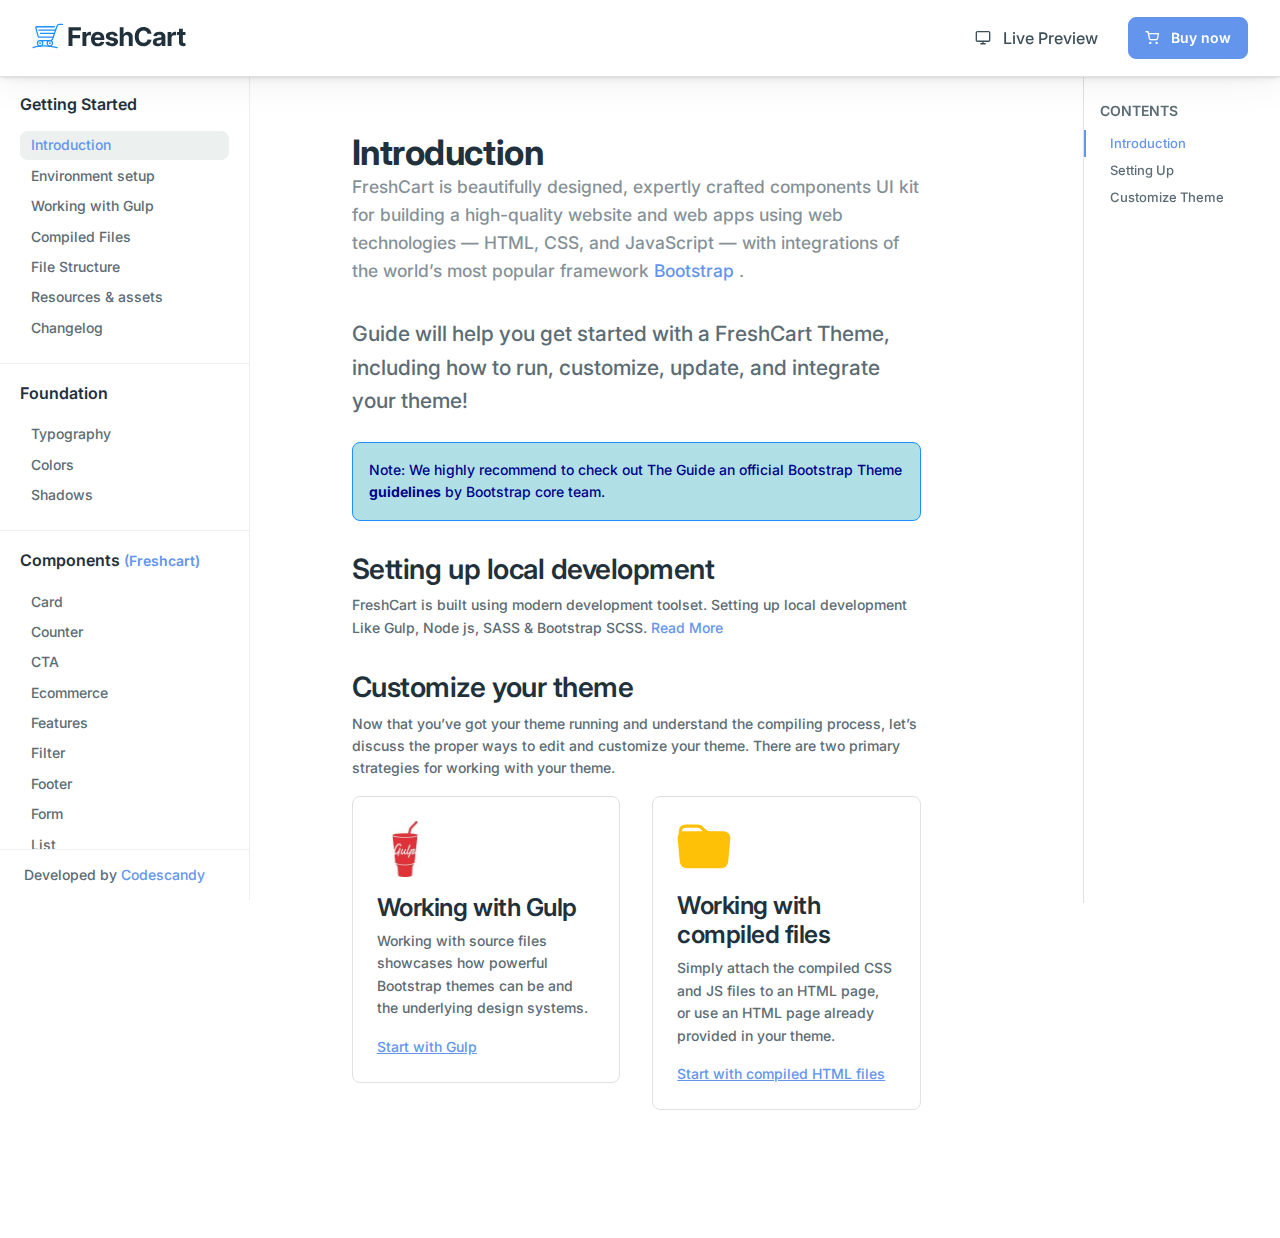
<file: docs/index.html>
<!DOCTYPE html>
<html lang="en">
	
<!-- Mirrored from freshcart.codescandy.com/docs/index.html by HTTrack Website Copier/3.x [XR&CO'2014], Thu, 14 Nov 2024 06:08:53 GMT -->
<head>
		<title>Introduction - eCommerce HTML Template - FreshCart</title>
		<!-- Required meta tags -->
<meta charset="utf-8">
<meta name="viewport" content="width=device-width, initial-scale=1, shrink-to-fit=no">
<meta content="Codescandy" name="author">
		<link href="../assets/libs/prismjs/themes/prism-okaidia.min.css" rel="stylesheet" />
		<!-- Favicon icon-->
<link rel="shortcut icon" type="image/x-icon" href="../assets/images/favicon/favicon.ico">


<!-- Libs CSS -->
<link href="../assets/libs/bootstrap-icons/font/bootstrap-icons.min.css" rel="stylesheet">
<link href="../assets/libs/feather-webfont/dist/feather-icons.css" rel="stylesheet">
<link href="../assets/libs/simplebar/dist/simplebar.min.css" rel="stylesheet">


<!-- Theme CSS -->
<link rel="stylesheet" href="../assets/css/theme.min.css">
<script async src="https://www.googletagmanager.com/gtag/js?id=G-M8S4MT3EYG"></script>
<script>
   window.dataLayer = window.dataLayer || [];
   function gtag() {
      dataLayer.push(arguments);
   }
   gtag("js", new Date());

   gtag("config", "G-M8S4MT3EYG");
</script>

	</head>

	<body class="bg-white">
		<!-- Main wrapper -->
		<main class="docs-main-wrapper">
			<!-- Docs header -->
<div class="docs-header">
	<nav class="navbar navbar-expand-lg bg-white border-bottom">
		<div class="container-fluid">
			<a class="navbar-brand me-0" href="../index.html"><img src="../assets/images/logo/freshcart-logo.svg" alt="" /></a>
			<ul class="navbar-nav ms-auto flex-row align-items-center">
				<li class="nav-item d-none d-md-block">
					<a class="nav-link me-4 border-bottom-0" href="../index.html">
						<i class="feather-icon icon-monitor me-2"></i>
						Live Preview
					</a>
				</li>
				<li class="nav-item d-md-none me-2">
					<button class="navbar-toggler" type="button" data-bs-toggle="collapse" data-bs-target="#navbarNav" aria-expanded="false" aria-label="Toggle navigation">
						<svg xmlns="http://www.w3.org/2000/svg" width="32" height="32" fill="currentColor" class="bi bi-list text-primary" viewBox="0 0 16 16">
							<path
								fill-rule="evenodd"
								d="M2.5 12a.5.5 0 0 1 .5-.5h10a.5.5 0 0 1 0 1H3a.5.5 0 0 1-.5-.5zm0-4a.5.5 0 0 1 .5-.5h10a.5.5 0 0 1 0 1H3a.5.5 0 0 1-.5-.5zm0-4a.5.5 0 0 1 .5-.5h10a.5.5 0 0 1 0 1H3a.5.5 0 0 1-.5-.5z"
							/>
						</svg>
					</button>
				</li>
				<li class="nav-item docs-header-btn">
					<a class="btn btn-primary" href="https://bit.ly/freshcart">
						<i class="feather-icon icon-shopping-cart me-2 d-none d-md-inline-block"></i>
						Buy now
					</a>
				</li>
			</ul>
		</div>
	</nav>
</div>

			<!-- Left sidebar -->
			<!-- Nav Sidebar -->
<div class="docs-nav-sidebar">
	<div class="docs-nav" data-simplebar>
		<nav class="navbar navbar-expand-md">
			<div class="collapse navbar-collapse" id="navbarNav">
				<ul class="navbar-nav flex-column" id="sidebarnav">
					<li class="navbar-header">
						<h5 class="heading">Getting Started</h5>
					</li>
					<li class="nav-item"><a href="index.html" class="nav-link">Introduction</a></li>
					<li class="nav-item"><a href="environment-setup.html" class="nav-link">Environment setup</a></li>
					<li class="nav-item"><a href="working-with-gulp.html" class="nav-link">Working with Gulp</a></li>
					<li class="nav-item"><a href="compiled-files.html" class="nav-link">Compiled Files</a></li>
					<li class="nav-item"><a href="file-structure.html" class="nav-link">File Structure</a></li>
					<li class="nav-item"><a href="resources-assets.html" class="nav-link">Resources & assets</a></li>
					<li class="nav-item"><a href="changelog.html" class="nav-link">Changelog</a></li>

					<li>
						<div class="navbar-border"></div>
					</li>
					<li class="navbar-header mt-0">
						<h5 class="heading">Foundation</h5>
					</li>
					<li class="nav-item"><a href="typography.html" class="nav-link">Typography</a></li>
					<li class="nav-item"><a href="colors.html" class="nav-link">Colors</a></li>
					<li class="nav-item"><a href="shadows.html" class="nav-link">Shadows</a></li>

					<li>
						<div class="navbar-border"></div>
					</li>
					<li class="navbar-header mt-0">
						<h5 class="heading">
							Components
							<small class="text-primary">(Freshcart)</small>
						</h5>
					</li>
					<li class="nav-item"><a href="components/card.html" class="nav-link">Card</a></li>
					<li class="nav-item"><a href="components/counter.html" class="nav-link">Counter</a></li>
					<li class="nav-item"><a href="components/call-to-action.html" class="nav-link">CTA</a></li>
					<li class="nav-item"><a href="components/ecommerce.html" class="nav-link">Ecommerce</a></li>
					<li class="nav-item"><a href="components/features.html" class="nav-link">Features</a></li>
					<li class="nav-item"><a href="components/filter.html" class="nav-link">Filter</a></li>

					<li class="nav-item"><a href="components/footer.html" class="nav-link">Footer</a></li>
					<li class="nav-item"><a href="components/form.html" class="nav-link">Form</a></li>
					<li class="nav-item"><a href="components/list.html" class="nav-link">List</a></li>
					<li class="nav-item"><a href="components/navbar.html" class="nav-link">Navbar</a></li>
					<li class="nav-item"><a href="components/testimonials.html" class="nav-link">Testimonials</a></li>
					<li class="nav-item"><a href="components/review.html" class="nav-link">Review</a></li>
					<li class="nav-item"><a href="components/sidebar.html" class="nav-link">Sidebar</a></li>
					<li class="nav-item"><a href="components/slider.html" class="nav-link">Slider</a></li>
					<li class="nav-item"><a href="components/table.html" class="nav-link">Table</a></li>

					<li>
						<div class="navbar-border"></div>
					</li>
					<li class="navbar-header mt-0">
						<h5 class="heading">Components</h5>
					</li>
					<li class="nav-item">
						<a href="accordions.html" class="nav-link">Accordions</a>
					</li>
					<li class="nav-item">
						<a href="alerts.html" class="nav-link">Alerts</a>
					</li>

					<li class="nav-item">
						<a href="badge.html" class="nav-link">Badge</a>
					</li>

					<li class="nav-item">
						<a href="breadcrumb.html" class="nav-link">Breadcrumb</a>
					</li>
					<li class="nav-item">
						<a href="buttons.html" class="nav-link">Buttons</a>
					</li>
					<li class="nav-item">
						<a href="button-group.html" class="nav-link">Button group</a>
					</li>
					<li class="nav-item">
						<a href="card.html" class="nav-link">Card</a>
					</li>
					<li class="nav-item">
						<a href="carousel.html" class="nav-link">Carousel</a>
					</li>
					<li class="nav-item">
						<a href="close-button.html" class="nav-link">Close Button</a>
					</li>
					<li class="nav-item">
						<a href="collapse.html" class="nav-link">Collapse</a>
					</li>
					<li class="nav-item">
						<a href="dropdowns.html" class="nav-link">Dropdowns</a>
					</li>

					<li class="nav-item">
						<a href="list-group.html" class="nav-link">List group</a>
					</li>

					<li class="nav-item">
						<a href="modal.html" class="nav-link">Modal</a>
					</li>
					<li class="nav-item">
						<a href="navs-tabs.html" class="nav-link">Navs and tabs</a>
					</li>
					<li class="nav-item">
						<a href="navbar.html" class="nav-link">Navbar</a>
					</li>
					<li class="nav-item">
						<a href="offcanvas.html" class="nav-link">Offcanvas</a>
					</li>
					<li class="nav-item">
						<a href="pagination.html" class="nav-link">Pagination</a>
					</li>
					<li class="nav-item">
						<a href="placeholders.html" class="nav-link">Placeholders</a>
					</li>
					<li class="nav-item">
						<a href="popovers.html" class="nav-link">Popovers</a>
					</li>
					<li class="nav-item">
						<a href="progress.html" class="nav-link">Progress</a>
					</li>
					<li class="nav-item">
						<a href="scrollspy.html" class="nav-link">Scrollspy</a>
					</li>
					<li class="nav-item">
						<a href="spinners.html" class="nav-link">Spinners</a>
					</li>
					<li class="nav-item">
						<a href="tables.html" class="nav-link">Tables</a>
					</li>
					<li class="nav-item">
						<a href="toasts.html" class="nav-link">Toasts</a>
					</li>
					<li class="nav-item">
						<a href="tooltips.html" class="nav-link">Tooltips</a>
					</li>
					<li>
						<div class="navbar-border"></div>
					</li>
					<li class="navbar-header mt-0">
						<h5 class="heading">Forms</h5>
					</li>
					<li class="nav-item">
						<a href="forms.html" class="nav-link">Basic Forms</a>
					</li>

					<li class="nav-item">
						<a href="input-group.html" class="nav-link">Input Group</a>
					</li>

					<li>
						<div class="navbar-border"></div>
					</li>

					<li class="navbar-header mt-0">
						<h5 class="heading">Utilities</h5>
					</li>
					<li class="nav-item"><a href="background.html" class="nav-link">Background</a></li>
					<li class="nav-item"><a href="borders.html" class="nav-link">Borders</a></li>
					<li class="nav-item"><a href="colored-links.html" class="nav-link">Colored Links</a></li>
					<li class="nav-item"><a href="opacity.html" class="nav-link">Opacity</a></li>
					<li class="nav-item"><a href="ratio.html" class="nav-link">Ratio</a></li>
					<li class="nav-item"><a href="stacks.html" class="nav-link">Stacks</a></li>
					<li class="nav-item"><a href="text-color.html" class="nav-link">Colors</a></li>
					<li class="nav-item"><a href="text.html" class="nav-link">Text</a></li>
					<li class="nav-item"><a href="text-truncation.html" class="nav-link">Text truncation</a></li>
					<li class="nav-item"><a href="vertical-rule.html" class="nav-link">Vertical rule</a></li>
				</ul>
			</div>
		</nav>
	</div>
	<div class="nav-footer">
		<p class="mb-0">
			Developed by
			<a href="https://codescandy.com/" target="_blank">Codescandy</a>
		</p>
	</div>
</div>

			<!-- Wrapper  -->
			<div class="docs-wrapper">
				<div class="container-fluid">
					<div class="row">
						<div class="offset-xxl-2 col-xxl-6 offset-xl-1 col-xl-7 col-md-12 col-sm-12 col-12">
							<!-- Content -->
							<div class="docs-content mx-xxl-9">
								<div class="row">
									<div class="col-xl-12 col-lg-12 col-md-12 col-sm-12 col-12">
										<div class="mb-8" id="intro">
											<h1 class="mb-0 fw-bold">Introduction</h1>
											<p class="mb-6 lead text-muted">
												FreshCart is beautifully designed, expertly crafted components UI kit for building a high-quality website and web apps using web technologies — HTML, CSS, and JavaScript — with
												integrations of the world’s most popular framework
												<a href="https://getbootstrap.com/" target="_blank" rel="nofollow">Bootstrap</a>
												.
											</p>
										</div>
									</div>
								</div>
								<div class="row">
									<div class="col-md-12 col-12">
										<div class="mb-8">
											<p class="fs-4 mb-0">Guide will help you get started with a FreshCart Theme, including how to run, customize, update, and integrate your theme!</p>
											<div class="my-6">
												<div class="alert alert-info" role="alert">
													Note: We highly recommend to check out The Guide an official Bootstrap Theme
													<a href="https://themes.getbootstrap.com/guide/" class="alert-link">guidelines</a>
													by Bootstrap core team.
												</div>
											</div>
										</div>
										<div class="mb-8" id="setting-up">
											<h2 class="fw-semibold">Setting up local development</h2>
											<p class="mb-0">
												FreshCart is built using modern development toolset. Setting up local development Like Gulp, Node js, SASS & Bootstrap SCSS.
												<a href="environment-setup.html">Read More</a>
											</p>
										</div>
										<div class="mb-8" id="customize-theme">
											<div class="mb-4">
												<h2 class="fw-semibold">Customize your theme</h2>
												<p class="mb-0">
													Now that you’ve got your theme running and understand the compiling process, let’s discuss the proper ways to edit and customize your theme. There are two primary strategies
													for working with your theme.
												</p>
											</div>
											<div class="row">
												<div class="col-lg-6 col-12">
													<div class="card border shadow-none mb-4 mb-lg-0">
														<div class="card-body p-6">
															<div class="mb-4">
																<img src="../assets/images/docs/gulp.jpg" alt="" class="avatar-lg" />
															</div>
															<h3 class="fw-semibold">Working with Gulp</h3>
															<p>Working with source files showcases how powerful Bootstrap themes can be and the underlying design systems.</p>
															<a href="#" class="btn-link">Start with Gulp</a>
														</div>
													</div>
												</div>
												<div class="col-lg-6 col-12">
													<div class="card border shadow-none mb-4 mb-lg-0">
														<div class="card-body p-6">
															<div class="mb-4">
																<svg xmlns="http://www.w3.org/2000/svg" width="54" height="54" fill="currentColor" class="bi bi-folder-fill text-warning" viewBox="0 0 16 16">
																	<path
																		d="M9.828 3h3.982a2 2 0 0 1 1.992 2.181l-.637 7A2 2 0 0 1 13.174 14H2.825a2 2 0 0 1-1.991-1.819l-.637-7a1.99 1.99 0 0 1 .342-1.31L.5 3a2 2 0 0 1 2-2h3.672a2 2 0 0 1 1.414.586l.828.828A2 2 0 0 0 9.828 3zm-8.322.12C1.72 3.042 1.95 3 2.19 3h5.396l-.707-.707A1 1 0 0 0 6.172 2H2.5a1 1 0 0 0-1 .981l.006.139z"
																	/>
																</svg>
															</div>
															<h3 class="fw-semibold">Working with compiled files</h3>
															<p>Simply attach the compiled CSS and JS files to an HTML page, or use an HTML page already provided in your theme.</p>
															<a href="#" class="btn-link">Start with compiled HTML files</a>
														</div>
													</div>
												</div>
											</div>
										</div>
									</div>
								</div>
							</div>
						</div>
						<div class="col-xl-2 col-lg-2 col-md-6 col-sm-12 col-12 d-none d-xl-block position-fixed end-0">
							<!-- Sidebar nav fixed -->
							<div class="sidebar-nav-fixed">
								<span class="px-4 mb-2 d-block text-uppercase ls-md fw-semibold fs-6">Contents</span>
								<ul class="list-unstyled">
									<li><a href="#intro" class="active">Introduction</a></li>
									<li><a href="#setting-up">Setting Up</a></li>
									<li><a href="#customize-theme">Customize Theme</a></li>
								</ul>
							</div>
						</div>
					</div>
				</div>
			</div>
		</main>

		<!-- Scripts -->
		<!-- Libs JS -->
<!-- <script src="../assets/libs/jquery/dist/jquery.min.js"></script> -->
<script src="../assets/libs/bootstrap/dist/js/bootstrap.bundle.min.js"></script>
<script src="../assets/libs/simplebar/dist/simplebar.min.js"></script>

<!-- Theme JS -->
<script src="../assets/js/theme.min.js"></script>


		<script src="../assets/libs/prismjs/prism.js"></script>
		<script src="../assets/libs/prismjs/components/prism-scss.min.js"></script>
		<script src="../assets/libs/prismjs/plugins/toolbar/prism-toolbar.min.js"></script>
		<script src="../assets/libs/prismjs/plugins/copy-to-clipboard/prism-copy-to-clipboard.min.js"></script>
		<script src="../assets/js/vendors/sidebarMenu.js"></script>
	</body>

<!-- Mirrored from freshcart.codescandy.com/docs/index.html by HTTrack Website Copier/3.x [XR&CO'2014], Thu, 14 Nov 2024 06:09:12 GMT -->
</html>
</file>
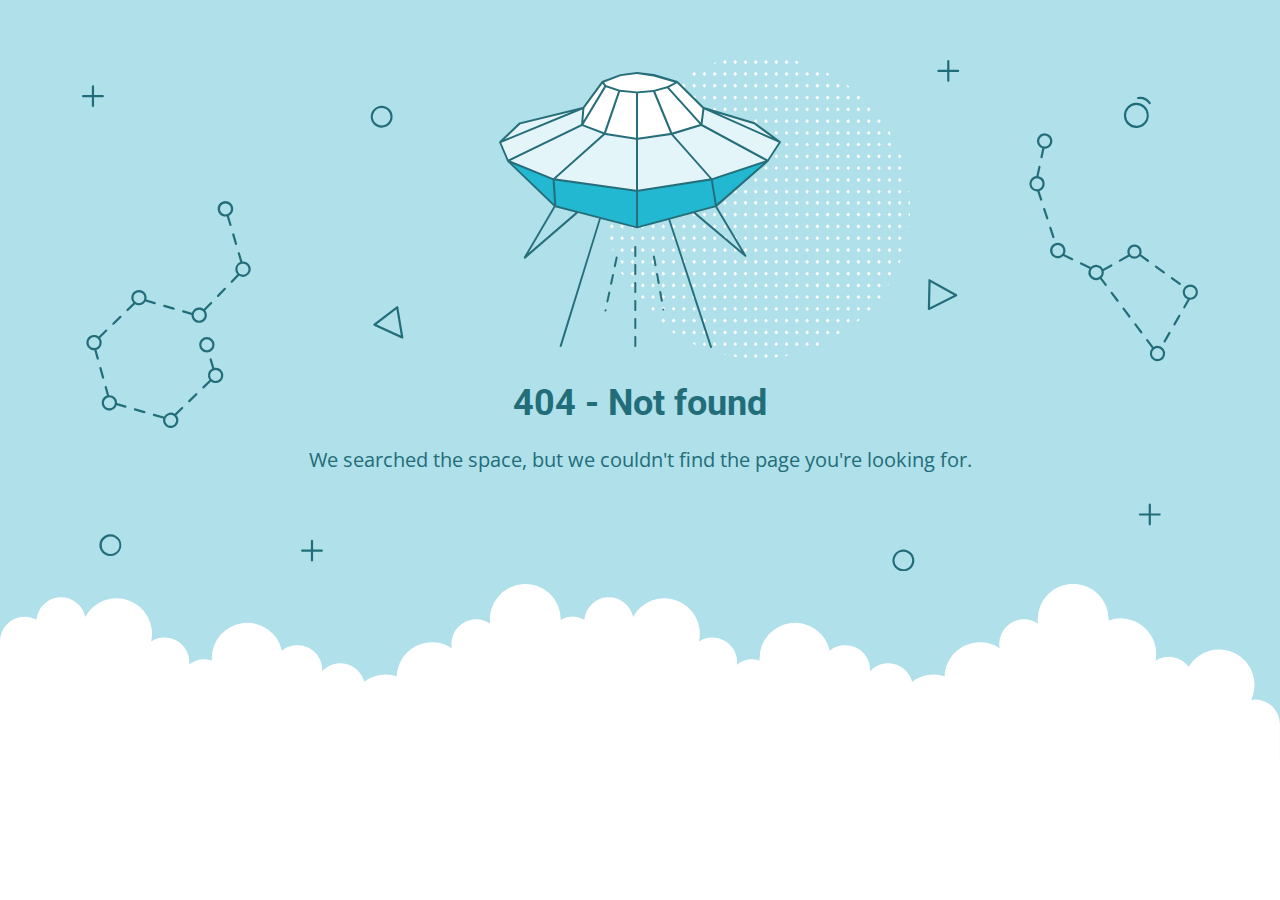
<file: pages/index.html>
<!DOCTYPE html>
<html lang="en">
<head>
    <meta charset="utf-8" />
    <meta name="viewport" content="width=device-width, initial-scale=1.0">
    <meta http-equiv="cache-control" content="no-store,max-age=0" />
    <meta name="robots" content="noindex" />
    <title>404 - Not found</title>
    <link href="https://fonts.googleapis.com/css?family=Open+Sans:400,700%7CRoboto:400,700" rel="stylesheet">
<style>
    * {
        box-sizing: border-box;
        -moz-box-sizing: border-box;
        -webkit-tap-highlight-color: transparent;
    }
    body {
        margin: 0;
        padding: 0;
        height: 100%;
        -webkit-text-size-adjust: 100%;
    }
    .fit-wide {
        position: relative;
        overflow: hidden;
        max-width: 1240px;
        margin: 0 auto;
        padding-top: 60px;
        padding-bottom: 60px;
        padding-left: 20px;
        padding-right: 20px;
    }
    .background-wrap { position: relative; }
    .background-wrap.cloud-blue { background-color: #b0e0e9; }
    .background-wrap.white { background-color: #fff; }
    .title { 
        position: relative; 
        text-align: center;
        margin: 20px auto 10px;
    }
    .title--regular { font-family: 'Roboto', Arial, sans-serif; }
    .title--size-large { font-size: 36px; line-height: 46px; }
    .title--size-semimedium { font-size: 20px; line-height: 28px; }
    .title--weight-normal { font-weight: 400; }
    .title--weight-bold { font-weight: 700; }
    .title--subtitle { 
        padding-bottom: 40px; 
        font-family: 'Open Sans', Arial ,sans-serif; 
        text-align: center;
    }
    .error h1,
    .error p { color: #226d7a; }
    .error--bg__cover {
        position: absolute;
        left: 0;
        right: 0;
        width: 90%;
        margin: 0 auto;
    }
    .error--shape__clouds svg {
        display: block;
    }
    .abstract-half-dot--circle {
        z-index: 0;
        position: absolute;
        left: 15em;
        right: 0;
        width: 300px;
        height: 300px;
        margin: 0 auto;
    }
    .icon-graphic {
        z-index: 1;
        position: relative;
        width: 300px;
        height: 300px;
        margin: 0 auto;
    }
    @media screen and (max-width: 767px) {
        .error--bg__cover { display: none; }
        .abstract-half-dot--circle { left: 0; }
    }
</style>
</head>
<body>
    <div id="container">
        <section class="error content background-wrap cloud-blue">
            <div class="fit-wide">
                <div class="error--bg__cover">
                    <svg id="acce7670-904f-4f8c-b867-68138c2f8c06" data-name="Layer 1" xmlns="http://www.w3.org/2000/svg" viewBox="0 0 1019 467"><title>404_bg</title><path d="M962.794,62.029a11.471,11.471,0,0,1-.656-22.923h0a11.471,11.471,0,0,1,1.327,22.9C963.24,62.023,963.017,62.029,962.794,62.029ZM962.253,41.1a9.47,9.47,0,1,0,10,8.906,9.481,9.481,0,0,0-10-8.906Z" fill="#1e6d7a"/><path d="M974.934,40.4a1,1,0,0,1-.836-.45,10.049,10.049,0,0,0-9.688-4.276A1,1,0,0,1,964.1,33.7a11.952,11.952,0,0,1,11.67,5.153,1,1,0,0,1-.834,1.549Z" fill="#1e6d7a"/><path d="M273.605,61.8a9.971,9.971,0,0,1-7.251-3.106h0a10.012,10.012,0,1,1,7.251,3.106Zm0-17.991a8,8,0,0,0-5.8,13.507h0a8,8,0,1,0,5.8-13.507Z" fill="#226d7a"/><path d="M26.007,453q-.131,0-.261,0a10.019,10.019,0,1,1,.261,0ZM26,435a8.042,8.042,0,1,0,.208,0C26.134,435,26.064,435,26,435Z" fill="#226d7a"/><path d="M750.007,467q-.13,0-.261,0a9.933,9.933,0,0,1-6.994-3.108h0a10,10,0,1,1,7.255,3.11Zm-.013-18a8,8,0,0,0-5.793,13.511h0a8,8,0,1,0,6-13.509C750.134,449,750.063,449,749.994,449Z" fill="#226d7a"/><path d="M292.416,254.312a1.013,1.013,0,0,1-.417-.09L266.634,242.6a1,1,0,0,1-.191-1.7L287.2,225a1,1,0,0,1,1.594.629l4.607,27.516a1,1,0,0,1-.986,1.165Zm-23.437-12.835,22.139,10.141L287.1,227.6Z" fill="#226d7a"/><path d="M773.316,228.33a1,1,0,0,1-1-1.022l.571-26.14a1,1,0,0,1,1.487-.851l24.356,13.607a1,1,0,0,1-.038,1.767l-24.926,12.532A1.006,1.006,0,0,1,773.316,228.33Zm1.535-25.456-.5,22.815,21.756-10.938Z" fill="#226d7a"/><path d="M136.509,150.348l-2.39-8.09a7.115,7.115,0,1,0-1.9.629l2.372,8.028a1,1,0,0,0,.959.717,1,1,0,0,0,.959-1.284ZM126,136a5,5,0,1,1,5,5A5.006,5.006,0,0,1,126,136Z" fill="#226d7a"/><path d="M137.141,159.545l2.55,8.632a1,1,0,0,0,.959.717,1.037,1.037,0,0,0,.284-.041,1,1,0,0,0,.675-1.243l-2.55-8.631a1,1,0,0,0-1.918.566Z" fill="#226d7a"/><path d="M129.751,208.226l-6.265,6.461a1,1,0,0,0,1.436,1.393l6.265-6.461a1,1,0,0,0-1.436-1.393Z" fill="#226d7a"/><path d="M92.076,230.463l7.936,2.293c0,.082-.012.162-.012.244a7,7,0,1,0,12.587-4.2l6.07-6.259a1,1,0,1,0-1.436-1.393l-6.052,6.242a6.978,6.978,0,0,0-10.8,3.386l-7.737-2.235a1,1,0,0,0-.555,1.922ZM107,228a5,5,0,1,1-5,5A5.006,5.006,0,0,1,107,228Z" fill="#226d7a"/><path d="M74.783,225.467l8.647,2.5a.989.989,0,0,0,.278.04,1,1,0,0,0,.276-1.962l-8.646-2.5a1,1,0,0,0-.555,1.922Z" fill="#226d7a"/><path d="M28.617,241.8a1,1,0,0,0,.7-.282l6.461-6.266a1,1,0,0,0-1.393-1.436l-6.461,6.266a1,1,0,0,0,.7,1.718Z" fill="#226d7a"/><path d="M19.257,291.006a1,1,0,0,0,.964-1.269L17.8,281.069a1,1,0,0,0-1.927.537l2.419,8.668A1,1,0,0,0,19.257,291.006Z" fill="#226d7a"/><path d="M13.216,264.635a6.979,6.979,0,0,0,3.394-10.8l6.242-6.052a1,1,0,1,0-1.393-1.435L15.2,252.413A7,7,0,1,0,11,265c.08,0,.158-.009.237-.012l2.219,7.95a1,1,0,0,0,1.927-.538ZM6,258a5,5,0,1,1,5,5A5.006,5.006,0,0,1,6,258Z" fill="#226d7a"/><path d="M39.924,315.537l-7.936-2.293c0-.082.012-.162.012-.244a7.008,7.008,0,0,0-7-7c-.08,0-.158.009-.237.012l-2.123-7.606a1,1,0,0,0-1.927.537l2.072,7.422a7,7,0,1,0,8.847,8.859l7.737,2.235a1.025,1.025,0,0,0,.278.039,1,1,0,0,0,.277-1.961ZM25,318a5,5,0,1,1,5-5A5.006,5.006,0,0,1,25,318Z" fill="#226d7a"/><path d="M57.217,320.532l-8.647-2.5a1,1,0,1,0-.554,1.922l8.646,2.5a1.03,1.03,0,0,0,.278.039,1,1,0,0,0,.277-1.961Z" fill="#226d7a"/><path d="M90.765,317.017,84.592,323a6.975,6.975,0,0,0-9.76,2.693.984.984,0,0,0-.323-.168l-8.646-2.5a1,1,0,0,0-.554,1.922l8.646,2.5a1,1,0,0,0,.216.031,7,7,0,1,0,11.98-3.2l6.006-5.825a1,1,0,1,0-1.392-1.435ZM81,334a5,5,0,1,1,5-5A5.006,5.006,0,0,1,81,334Z" fill="#226d7a"/><path d="M103.687,304.486l-6.461,6.266a1,1,0,0,0,1.393,1.436l6.461-6.266a1,1,0,0,0-1.393-1.436Z" fill="#226d7a"/><path d="M147,184c-.182,0-.361.014-.54.027l-2.3-7.786a1,1,0,1,0-1.918.567l2.263,7.66a6.977,6.977,0,0,0-2.643,11.269l-5.845,6.028a1,1,0,1,0,1.436,1.392L143.419,197A7,7,0,1,0,147,184Zm0,12a4.995,4.995,0,0,1-1.121-9.863,1.033,1.033,0,0,0,.155-.022c.015,0,.025-.016.04-.021A5,5,0,1,1,147,196Z" fill="#226d7a"/><path d="M52,224a7,7,0,0,0,5.984-3.386l8.153,2.356a1.025,1.025,0,0,0,.278.039,1,1,0,0,0,.276-1.961l-7.924-2.29a7,7,0,1,0-11.918,2.965l-6.006,5.824a1,1,0,1,0,1.392,1.436L48.408,223A6.952,6.952,0,0,0,52,224Zm0-12a5,5,0,1,1-5,5A5.006,5.006,0,0,1,52,212Z" fill="#226d7a"/><path d="M122,281a6.984,6.984,0,0,0-1.218.113l-2.362-8.03a1,1,0,0,0-1.919.564l2.381,8.1a6.972,6.972,0,0,0-2.492,10.427l-6.242,6.052a1,1,0,0,0,1.393,1.435l6.259-6.069A7,7,0,1,0,122,281Zm0,12a5,5,0,1,1,5-5A5.006,5.006,0,0,1,122,293Z" fill="#226d7a"/><path d="M121,260a7,7,0,1,0-7,7A7.008,7.008,0,0,0,121,260Zm-12,0a5,5,0,1,1,5,5A5.006,5.006,0,0,1,109,260Z" fill="#226d7a"/><path d="M886.983,162.773a1,1,0,0,0,.951-1.311l-2.8-8.555a1,1,0,0,0-1.9.621l2.8,8.555A1,1,0,0,0,886.983,162.773Z" fill="#226d7a"/><path d="M879.544,135.8a1,1,0,1,0-1.9.621l2.795,8.555a1,1,0,0,0,.951.69,1,1,0,0,0,.95-1.311Z" fill="#226d7a"/><path d="M904.543,181l-7.442-3.582a7.032,7.032,0,1,0-1.252,1.616l7.827,3.768a.981.981,0,0,0,.432.1,1,1,0,0,0,.435-1.9ZM891,179a5,5,0,1,1,5-5A5.006,5.006,0,0,1,891,179Z" fill="#226d7a"/><path d="M956.292,179.469a6.477,6.477,0,0,0,9.659-.268l6.739,4.9a1,1,0,1,0,1.176-1.617L967,177.492a6.5,6.5,0,1,0-11.811.4,1.064,1.064,0,0,0-.121.039l-7.852,4.4a1,1,0,0,0,.976,1.745l7.853-4.4A.985.985,0,0,0,956.292,179.469ZM961,170.5a4.5,4.5,0,1,1-4.5,4.5A4.505,4.505,0,0,1,961,170.5Z" fill="#226d7a"/><path d="M987.248,194.689a1,1,0,1,0,1.176-1.617l-7.278-5.294a1,1,0,0,0-1.176,1.618Z" fill="#226d7a"/><path d="M995.7,198.366a1,1,0,0,0-1.176,1.617l7.28,5.293a.986.986,0,0,0,.587.192,1,1,0,0,0,.588-1.809Z" fill="#226d7a"/><path d="M1002.5,232.72a1,1,0,0,0-1.366.365l-4.5,7.793a1,1,0,1,0,1.732,1l4.5-7.792A1,1,0,0,0,1002.5,232.72Z" fill="#226d7a"/><path d="M993.49,248.305a1,1,0,0,0-1.366.366l-4.5,7.793a1,1,0,0,0,1.733,1l4.5-7.793A1,1,0,0,0,993.49,248.305Z" fill="#226d7a"/><path d="M951.8,226.4a1,1,0,0,0-1.6,1.2l5.4,7.2a1,1,0,1,0,1.6-1.2Z" fill="#226d7a"/><path d="M962.6,240.8A1,1,0,0,0,961,242l5.4,7.2A1,1,0,0,0,968,248Z" fill="#226d7a"/><path d="M931.091,198.789a6.943,6.943,0,0,0,1.777-6.129l7.473-4.185a1,1,0,1,0-.977-1.745l-7.172,4.016a6.988,6.988,0,0,0-11.127-1.7.981.981,0,0,0-.3-.23l-8.11-3.9a1,1,0,1,0-.867,1.8l8.1,3.9a6.988,6.988,0,0,0,9.645,9.428L934,206a1,1,0,0,0,1.6-1.2ZM921,194a5,5,0,1,1,5,5A5.006,5.006,0,0,1,921,194Z" fill="#226d7a"/><path d="M941,212a1,1,0,0,0-1.6,1.2l5.4,7.2a1,1,0,1,0,1.6-1.2Z" fill="#226d7a"/><path d="M876.837,80.654l-1.7,7.937a1,1,0,0,0,.767,1.187,1.029,1.029,0,0,0,.211.022,1,1,0,0,0,.977-.79l1.718-8.02c.064,0,.126.01.19.01a7.013,7.013,0,1,0-2.163-.346ZM879,69a5,5,0,1,1-5,5A5.006,5.006,0,0,1,879,69Z" fill="#226d7a"/><path d="M879,113a7.012,7.012,0,0,0-5.58-6.855l1.786-8.335a1,1,0,0,0-1.955-.419L871.4,106.03A7,7,0,0,0,872,120c.091,0,.18-.01.271-.014l2.576,7.879a1,1,0,0,0,.95.69.985.985,0,0,0,.31-.05,1,1,0,0,0,.64-1.261l-2.492-7.624A7.007,7.007,0,0,0,879,113Zm-7,5a5,5,0,1,1,5-5A5.006,5.006,0,0,1,872,118Z" fill="#226d7a"/><path d="M1012,205a7,7,0,0,0-2.469,13.542l-3.9,6.75a1,1,0,1,0,1.732,1l4.227-7.314c.136.008.271.021.41.021a7,7,0,0,0,0-14Zm0,12a5,5,0,1,1,5-5A5.006,5.006,0,0,1,1012,217Z" fill="#226d7a"/><path d="M982,261a6.941,6.941,0,0,0-3.527.964L973.4,255.2a1,1,0,1,0-1.6,1.2l5.109,6.812A6.99,6.99,0,1,0,982,261Zm0,12a5,5,0,1,1,5-5A5.006,5.006,0,0,1,982,273Z" fill="#226d7a"/><path d="M19,32H11V24a1,1,0,0,0-2,0v8H1a1,1,0,0,0,0,2H9v8a1,1,0,0,0,2,0V34h8a1,1,0,0,0,0-2Z" fill="#206d7a"/><path d="M219,447h-8v-8a1,1,0,0,0-2,0v8h-8a1,1,0,0,0,0,2h8v8a1,1,0,0,0,2,0v-8h8a1,1,0,0,0,0-2Z" fill="#206d7a"/><path d="M984,414h-8v-8a1,1,0,0,0-2,0v8h-8a1,1,0,0,0,0,2h8v8a1,1,0,0,0,2,0v-8h8a1,1,0,0,0,0-2Z" fill="#206d7a"/><path d="M800,9h-8V1a1,1,0,0,0-2,0V9h-8a1,1,0,0,0,0,2h8v8a1,1,0,0,0,2,0V11h8a1,1,0,0,0,0-2Z" fill="#206d7a"/></svg>
                </div>
                <div>
                    <div class="abstract-half-dot--circle">
                        <svg id="a57f7293-9654-4013-9c82-7cad22fc3689" data-name="Layer 1" xmlns="http://www.w3.org/2000/svg" viewBox="0 0 300 298.181"><title>circle_dots</title><polygon points="145.742 133.848 147.581 131.734 145.742 129.621 143.904 131.734 145.742 133.848" fill="#fff"/><polygon points="145.742 122.041 147.581 119.928 145.742 117.814 143.904 119.928 145.742 122.041" fill="#fff"/><polygon points="145.742 110.235 147.581 108.122 145.742 106.008 143.904 108.122 145.742 110.235" fill="#fff"/><polygon points="145.742 98.429 147.581 96.316 145.742 94.202 143.904 96.316 145.742 98.429" fill="#fff"/><polygon points="145.742 86.624 147.581 84.51 145.742 82.396 143.904 84.51 145.742 86.624" fill="#fff"/><polygon points="156.015 129.621 154.177 131.734 156.015 133.848 157.854 131.734 156.015 129.621" fill="#fff"/><polygon points="156.015 117.814 154.177 119.928 156.015 122.041 157.854 119.928 156.015 117.814" fill="#fff"/><polygon points="156.015 106.008 154.177 108.122 156.015 110.235 157.854 108.122 156.015 106.008" fill="#fff"/><polygon points="156.015 94.202 154.177 96.316 156.015 98.429 157.854 96.316 156.015 94.202" fill="#fff"/><polygon points="156.015 82.396 154.177 84.51 156.015 86.624 157.854 84.51 156.015 82.396" fill="#fff"/><polygon points="166.288 129.621 164.45 131.734 166.288 133.848 168.13 131.734 166.288 129.621" fill="#fff"/><polygon points="166.288 117.814 164.45 119.928 166.288 122.041 168.13 119.928 166.288 117.814" fill="#fff"/><polygon points="166.288 106.008 164.45 108.122 166.288 110.235 168.13 108.122 166.288 106.008" fill="#fff"/><polygon points="166.288 94.202 164.45 96.316 166.288 98.429 168.13 96.316 166.288 94.202" fill="#fff"/><polygon points="168.128 84.51 166.288 82.396 164.45 84.51 166.288 86.624 168.128 84.51" fill="#fff"/><polygon points="176.563 129.621 174.724 131.734 176.563 133.848 178.401 131.734 176.563 129.621" fill="#fff"/><polygon points="176.563 117.814 174.724 119.928 176.563 122.041 178.401 119.928 176.563 117.814" fill="#fff"/><polygon points="176.563 106.008 174.724 108.122 176.563 110.235 178.401 108.122 176.563 106.008" fill="#fff"/><polygon points="176.563 94.202 174.724 96.316 176.563 98.429 178.401 96.316 176.563 94.202" fill="#fff"/><polygon points="176.563 82.396 174.724 84.51 176.563 86.624 178.401 84.51 176.563 82.396" fill="#fff"/><polygon points="186.835 129.621 184.997 131.734 186.835 133.848 188.674 131.734 186.835 129.621" fill="#fff"/><polygon points="186.835 117.814 184.997 119.928 186.835 122.041 188.674 119.928 186.835 117.814" fill="#fff"/><polygon points="186.835 106.008 184.997 108.122 186.835 110.235 188.674 108.122 186.835 106.008" fill="#fff"/><polygon points="186.835 94.202 184.997 96.316 186.835 98.429 188.674 96.316 186.835 94.202" fill="#fff"/><polygon points="186.835 82.396 184.997 84.51 186.835 86.624 188.674 84.51 186.835 82.396" fill="#fff"/><polygon points="197.11 129.621 195.268 131.734 197.11 133.848 198.948 131.734 197.11 129.621" fill="#fff"/><polygon points="197.11 117.814 195.268 119.928 197.11 122.041 198.948 119.928 197.11 117.814" fill="#fff"/><polygon points="197.11 106.008 195.268 108.122 197.11 110.235 198.948 108.122 197.11 106.008" fill="#fff"/><polygon points="197.11 94.202 195.268 96.316 197.11 98.429 198.948 96.316 197.11 94.202" fill="#fff"/><polygon points="197.11 82.396 195.27 84.51 197.11 86.624 198.948 84.51 197.11 82.396" fill="#fff"/><polygon points="207.383 129.621 205.545 131.734 207.383 133.848 209.221 131.734 207.383 129.621" fill="#fff"/><polygon points="207.383 117.814 205.545 119.928 207.383 122.041 209.221 119.928 207.383 117.814" fill="#fff"/><polygon points="207.383 106.008 205.545 108.122 207.383 110.235 209.221 108.122 207.383 106.008" fill="#fff"/><polygon points="207.383 94.202 205.545 96.316 207.383 98.429 209.221 96.316 207.383 94.202" fill="#fff"/><polygon points="207.383 82.396 205.545 84.51 207.383 86.624 209.221 84.51 207.383 82.396" fill="#fff"/><polygon points="217.656 129.621 215.817 131.734 217.656 133.848 219.497 131.734 217.656 129.621" fill="#fff"/><polygon points="217.656 117.814 215.817 119.928 217.656 122.041 219.497 119.928 217.656 117.814" fill="#fff"/><polygon points="217.656 106.008 215.817 108.122 217.656 110.235 219.497 108.122 217.656 106.008" fill="#fff"/><polygon points="217.656 94.202 215.817 96.316 217.656 98.429 219.497 96.316 217.656 94.202" fill="#fff"/><polygon points="219.496 84.51 217.656 82.396 215.817 84.51 217.656 86.624 219.496 84.51" fill="#fff"/><polygon points="227.93 129.621 226.092 131.734 227.93 133.848 229.769 131.734 227.93 129.621" fill="#fff"/><polygon points="227.93 117.814 226.092 119.928 227.93 122.041 229.769 119.928 227.93 117.814" fill="#fff"/><polygon points="227.93 106.008 226.092 108.122 227.93 110.235 229.769 108.122 227.93 106.008" fill="#fff"/><polygon points="227.93 94.202 226.092 96.316 227.93 98.429 229.769 96.316 227.93 94.202" fill="#fff"/><polygon points="227.93 82.396 226.092 84.51 227.93 86.624 229.769 84.51 227.93 82.396" fill="#fff"/><polygon points="238.203 129.621 236.365 131.734 238.203 133.848 240.042 131.734 238.203 129.621" fill="#fff"/><polygon points="238.203 117.814 236.365 119.928 238.203 122.041 240.042 119.928 238.203 117.814" fill="#fff"/><polygon points="238.203 106.008 236.365 108.122 238.203 110.235 240.042 108.122 238.203 106.008" fill="#fff"/><polygon points="238.203 94.202 236.365 96.316 238.203 98.429 240.042 96.316 238.203 94.202" fill="#fff"/><polygon points="238.203 82.396 236.365 84.51 238.203 86.624 240.042 84.51 238.203 82.396" fill="#fff"/><polygon points="248.478 133.848 250.316 131.734 248.478 129.621 246.636 131.734 248.478 133.848" fill="#fff"/><polygon points="248.478 122.041 250.316 119.928 248.478 117.814 246.636 119.928 248.478 122.041" fill="#fff"/><polygon points="248.478 110.235 250.316 108.122 248.478 106.008 246.636 108.122 248.478 110.235" fill="#fff"/><polygon points="248.478 98.429 250.316 96.316 248.478 94.202 246.636 96.316 248.478 98.429" fill="#fff"/><polygon points="246.638 84.51 248.478 86.624 250.316 84.51 248.478 82.396 246.638 84.51" fill="#fff"/><polygon points="258.751 129.621 256.912 131.734 258.751 133.848 260.589 131.734 258.751 129.621" fill="#fff"/><polygon points="258.751 117.814 256.912 119.928 258.751 122.041 260.589 119.928 258.751 117.814" fill="#fff"/><polygon points="258.751 106.008 256.912 108.122 258.751 110.235 260.589 108.122 258.751 106.008" fill="#fff"/><polygon points="258.751 94.202 256.912 96.316 258.751 98.429 260.589 96.316 258.751 94.202" fill="#fff"/><polygon points="258.751 82.396 256.912 84.51 258.751 86.624 260.589 84.51 258.751 82.396" fill="#fff"/><polygon points="269.023 129.621 267.185 131.734 269.023 133.848 270.865 131.734 269.023 129.621" fill="#fff"/><polygon points="269.023 117.814 267.185 119.928 269.023 122.041 270.865 119.928 269.023 117.814" fill="#fff"/><polygon points="269.023 106.008 267.185 108.122 269.023 110.235 270.865 108.122 269.023 106.008" fill="#fff"/><polygon points="269.023 94.202 267.185 96.316 269.023 98.429 270.865 96.316 269.023 94.202" fill="#fff"/><polygon points="270.863 84.51 269.023 82.396 267.185 84.51 269.023 86.624 270.863 84.51" fill="#fff"/><polygon points="145.742 75.064 147.581 72.95 145.742 70.837 143.904 72.95 145.742 75.064" fill="#fff"/><polygon points="145.742 63.258 147.581 61.144 145.742 59.031 143.904 61.144 145.742 63.258" fill="#fff"/><polygon points="145.742 51.452 147.581 49.338 145.742 47.225 143.904 49.338 145.742 51.452" fill="#fff"/><polygon points="145.742 39.646 147.581 37.532 145.742 35.419 143.904 37.532 145.742 39.646" fill="#fff"/><polygon points="145.742 27.84 147.581 25.726 145.742 23.612 143.904 25.726 145.742 27.84" fill="#fff"/><polygon points="147.581 13.92 145.742 11.806 143.904 13.92 145.742 16.033 147.581 13.92" fill="#fff"/><polygon points="143.904 2.114 145.742 4.227 147.581 2.114 145.742 0 143.904 2.114" fill="#fff"/><polygon points="156.015 70.837 154.177 72.95 156.015 75.064 157.854 72.95 156.015 70.837" fill="#fff"/><polygon points="156.015 59.031 154.177 61.144 156.015 63.258 157.854 61.144 156.015 59.031" fill="#fff"/><polygon points="156.015 47.225 154.177 49.338 156.015 51.452 157.854 49.338 156.015 47.225" fill="#fff"/><polygon points="156.015 35.419 154.177 37.532 156.015 39.646 157.854 37.532 156.015 35.419" fill="#fff"/><polygon points="156.015 23.612 154.177 25.726 156.015 27.84 157.854 25.726 156.015 23.612" fill="#fff"/><polygon points="156.015 11.806 154.177 13.92 156.015 16.033 157.854 13.92 156.015 11.806" fill="#fff"/><polygon points="156.015 0 154.177 2.114 156.015 4.227 157.854 2.114 156.015 0" fill="#fff"/><polygon points="166.288 70.837 164.45 72.95 166.288 75.064 168.13 72.95 166.288 70.837" fill="#fff"/><polygon points="166.288 59.031 164.45 61.144 166.288 63.258 168.13 61.144 166.288 59.031" fill="#fff"/><polygon points="166.288 47.225 164.45 49.338 166.288 51.452 168.13 49.338 166.288 47.225" fill="#fff"/><polygon points="166.288 35.419 164.45 37.532 166.288 39.646 168.13 37.532 166.288 35.419" fill="#fff"/><polygon points="166.288 23.612 164.45 25.726 166.288 27.84 168.13 25.726 166.288 23.612" fill="#fff"/><polygon points="166.288 11.806 164.45 13.92 166.288 16.033 168.13 13.92 166.288 11.806" fill="#fff"/><polygon points="166.288 0 164.45 2.114 166.288 4.227 168.13 2.114 166.288 0" fill="#fff"/><polygon points="176.563 70.837 174.724 72.95 176.563 75.064 178.401 72.95 176.563 70.837" fill="#fff"/><polygon points="176.563 59.031 174.724 61.144 176.563 63.258 178.401 61.144 176.563 59.031" fill="#fff"/><polygon points="176.563 47.225 174.724 49.338 176.563 51.452 178.401 49.338 176.563 47.225" fill="#fff"/><polygon points="176.563 35.419 174.724 37.532 176.563 39.646 178.401 37.532 176.563 35.419" fill="#fff"/><polygon points="176.563 23.612 174.724 25.726 176.563 27.84 178.401 25.726 176.563 23.612" fill="#fff"/><polygon points="176.563 11.806 174.724 13.92 176.563 16.033 178.401 13.92 176.563 11.806" fill="#fff"/><polygon points="176.563 0 174.724 2.114 176.563 4.227 178.401 2.114 176.563 0" fill="#fff"/><polygon points="186.835 70.837 184.997 72.95 186.835 75.064 188.674 72.95 186.835 70.837" fill="#fff"/><polygon points="186.835 59.031 184.997 61.144 186.835 63.258 188.674 61.144 186.835 59.031" fill="#fff"/><polygon points="186.835 47.225 184.997 49.338 186.835 51.452 188.674 49.338 186.835 47.225" fill="#fff"/><polygon points="186.835 35.419 184.997 37.532 186.835 39.646 188.674 37.532 186.835 35.419" fill="#fff"/><polygon points="186.835 23.612 184.997 25.726 186.835 27.84 188.674 25.726 186.835 23.612" fill="#fff"/><polygon points="186.835 11.806 184.997 13.92 186.835 16.033 188.674 13.92 186.835 11.806" fill="#fff"/><path d="M186.835,4.227l1.839-2.113-.31-.356c-.826-.225-1.651-.45-2.483-.661L185,2.114Z" fill="#fff"/><polygon points="197.11 70.837 195.268 72.95 197.11 75.064 198.948 72.95 197.11 70.837" fill="#fff"/><polygon points="197.11 59.031 195.268 61.144 197.11 63.258 198.948 61.144 197.11 59.031" fill="#fff"/><polygon points="197.11 47.225 195.268 49.338 197.11 51.452 198.948 49.338 197.11 47.225" fill="#fff"/><polygon points="197.11 35.419 195.268 37.532 197.11 39.646 198.948 37.532 197.11 35.419" fill="#fff"/><polygon points="197.11 23.612 195.268 25.726 197.11 27.84 198.948 25.726 197.11 23.612" fill="#fff"/><polygon points="197.11 11.806 195.268 13.92 197.11 16.033 198.948 13.92 197.11 11.806" fill="#fff"/><polygon points="207.383 70.837 205.545 72.95 207.383 75.064 209.221 72.95 207.383 70.837" fill="#fff"/><polygon points="207.383 59.031 205.545 61.144 207.383 63.258 209.221 61.144 207.383 59.031" fill="#fff"/><polygon points="207.383 47.225 205.545 49.338 207.383 51.452 209.221 49.338 207.383 47.225" fill="#fff"/><polygon points="207.383 35.419 205.545 37.532 207.383 39.646 209.221 37.532 207.383 35.419" fill="#fff"/><polygon points="207.383 23.612 205.545 25.726 207.383 27.84 209.221 25.726 207.383 23.612" fill="#fff"/><polygon points="207.383 11.806 205.545 13.92 207.383 16.033 209.221 13.92 207.383 11.806" fill="#fff"/><polygon points="217.656 70.837 215.817 72.95 217.656 75.064 219.497 72.95 217.656 70.837" fill="#fff"/><polygon points="217.656 59.031 215.817 61.144 217.656 63.258 219.497 61.144 217.656 59.031" fill="#fff"/><polygon points="217.656 47.225 215.817 49.338 217.656 51.452 219.497 49.338 217.656 47.225" fill="#fff"/><polygon points="217.656 35.419 215.817 37.532 217.656 39.646 219.497 37.532 217.656 35.419" fill="#fff"/><polygon points="217.656 23.612 215.817 25.726 217.656 27.84 219.497 25.726 217.656 23.612" fill="#fff"/><path d="M217.656,16.033l1.753-2.011c-.842-.445-1.685-.887-2.535-1.317l-1.057,1.215Z" fill="#fff"/><polygon points="227.93 70.837 226.092 72.95 227.93 75.064 229.769 72.95 227.93 70.837" fill="#fff"/><polygon points="227.93 59.031 226.092 61.144 227.93 63.258 229.769 61.144 227.93 59.031" fill="#fff"/><polygon points="227.93 47.225 226.092 49.338 227.93 51.452 229.769 49.338 227.93 47.225" fill="#fff"/><polygon points="227.93 35.419 226.092 37.532 227.93 39.646 229.769 37.532 227.93 35.419" fill="#fff"/><polygon points="227.93 23.612 226.092 25.726 227.93 27.84 229.769 25.726 227.93 23.612" fill="#fff"/><polygon points="238.203 70.837 236.365 72.95 238.203 75.064 240.042 72.95 238.203 70.837" fill="#fff"/><polygon points="238.203 59.031 236.365 61.144 238.203 63.258 240.042 61.144 238.203 59.031" fill="#fff"/><polygon points="238.203 47.225 236.365 49.338 238.203 51.452 240.042 49.338 238.203 47.225" fill="#fff"/><polygon points="238.203 35.419 236.365 37.532 238.203 39.646 240.042 37.532 238.203 35.419" fill="#fff"/><path d="M236.365,25.726,238.2,27.84l1.084-1.246c-.744-.555-1.5-1.1-2.25-1.641Z" fill="#fff"/><polygon points="248.478 75.064 250.316 72.95 248.478 70.837 246.636 72.95 248.478 75.064" fill="#fff"/><polygon points="248.478 63.258 250.316 61.144 248.478 59.031 246.636 61.144 248.478 63.258" fill="#fff"/><polygon points="250.316 49.338 248.478 47.225 246.636 49.338 248.478 51.452 250.316 49.338" fill="#fff"/><polygon points="246.636 37.532 248.478 39.646 250.316 37.532 248.478 35.419 246.636 37.532" fill="#fff"/><polygon points="258.751 70.837 256.912 72.95 258.751 75.064 260.589 72.95 258.751 70.837" fill="#fff"/><polygon points="258.751 59.031 256.912 61.144 258.751 63.258 260.589 61.144 258.751 59.031" fill="#fff"/><polygon points="258.751 47.225 256.912 49.338 258.751 51.452 260.589 49.338 258.751 47.225" fill="#fff"/><polygon points="269.023 70.837 267.185 72.95 269.023 75.064 270.865 72.95 269.023 70.837" fill="#fff"/><polygon points="269.023 59.031 267.185 61.144 269.023 63.258 270.865 61.144 269.023 59.031" fill="#fff"/><polygon points="279.445 129.621 277.607 131.734 279.445 133.848 281.284 131.734 279.445 129.621" fill="#fff"/><polygon points="279.445 117.814 277.607 119.928 279.445 122.041 281.284 119.928 279.445 117.814" fill="#fff"/><polygon points="279.445 106.008 277.607 108.122 279.445 110.235 281.284 108.122 279.445 106.008" fill="#fff"/><polygon points="279.445 94.202 277.607 96.316 279.445 98.429 281.284 96.316 279.445 94.202" fill="#fff"/><polygon points="279.445 82.396 277.607 84.51 279.445 86.624 281.284 84.51 279.445 82.396" fill="#fff"/><polygon points="289.718 129.621 287.88 131.734 289.718 133.848 291.56 131.734 289.718 129.621" fill="#fff"/><polygon points="289.718 117.814 287.88 119.928 289.718 122.041 291.56 119.928 289.718 117.814" fill="#fff"/><polygon points="289.718 106.008 287.88 108.122 289.718 110.235 291.56 108.122 289.718 106.008" fill="#fff"/><path d="M287.88,96.316l1.838,2.113,1.515-1.739c-.151-.422-.3-.846-.451-1.267L289.718,94.2Z" fill="#fff"/><path d="M299.092,130.656l-.938,1.078,1.192,1.37Q299.229,131.877,299.092,130.656Z" fill="#fff"/><path d="M279.445,75.064l1.241-1.427q-.721-1.278-1.466-2.541l-1.613,1.854Z" fill="#fff"/><polygon points="1.838 129.621 0 131.734 1.838 133.848 3.677 131.734 1.838 129.621" fill="#fff"/><polygon points="1.838 117.814 0 119.928 1.838 122.041 3.677 119.928 1.838 117.814" fill="#fff"/><path d="M1.838,110.235l1.839-2.113-1.534-1.764q-.456,1.6-.876,3.22Z" fill="#fff"/><polygon points="12.113 129.621 10.271 131.734 12.113 133.848 13.951 131.734 12.113 129.621" fill="#fff"/><polygon points="12.113 117.814 10.271 119.928 12.113 122.041 13.951 119.928 12.113 117.814" fill="#fff"/><polygon points="12.113 106.008 10.271 108.122 12.113 110.235 13.951 108.122 12.113 106.008" fill="#fff"/><polygon points="12.113 94.202 10.271 96.316 12.113 98.429 13.951 96.316 12.113 94.202" fill="#fff"/><polygon points="12.113 82.396 10.273 84.51 12.113 86.624 13.951 84.51 12.113 82.396" fill="#fff"/><polygon points="22.533 129.621 20.695 131.734 22.533 133.848 24.371 131.734 22.533 129.621" fill="#fff"/><polygon points="22.533 117.814 20.695 119.928 22.533 122.041 24.371 119.928 22.533 117.814" fill="#fff"/><polygon points="22.533 106.008 20.695 108.122 22.533 110.235 24.371 108.122 22.533 106.008" fill="#fff"/><polygon points="22.533 94.202 20.695 96.316 22.533 98.429 24.371 96.316 22.533 94.202" fill="#fff"/><polygon points="22.533 82.396 20.695 84.51 22.533 86.624 24.371 84.51 22.533 82.396" fill="#fff"/><polygon points="32.808 129.621 30.966 131.734 32.808 133.848 34.646 131.734 32.808 129.621" fill="#fff"/><polygon points="32.808 117.814 30.966 119.928 32.808 122.041 34.646 119.928 32.808 117.814" fill="#fff"/><polygon points="32.808 106.008 30.966 108.122 32.808 110.235 34.646 108.122 32.808 106.008" fill="#fff"/><polygon points="32.808 94.202 30.966 96.316 32.808 98.429 34.646 96.316 32.808 94.202" fill="#fff"/><polygon points="32.808 82.396 30.968 84.51 32.808 86.624 34.646 84.51 32.808 82.396" fill="#fff"/><polygon points="43.08 129.621 41.242 131.734 43.08 133.848 44.919 131.734 43.08 129.621" fill="#fff"/><polygon points="43.08 117.814 41.242 119.928 43.08 122.041 44.919 119.928 43.08 117.814" fill="#fff"/><polygon points="43.08 106.008 41.242 108.122 43.08 110.235 44.919 108.122 43.08 106.008" fill="#fff"/><polygon points="43.08 94.202 41.242 96.316 43.08 98.429 44.919 96.316 43.08 94.202" fill="#fff"/><polygon points="43.08 82.396 41.242 84.51 43.08 86.624 44.919 84.51 43.08 82.396" fill="#fff"/><polygon points="53.353 129.621 51.515 131.734 53.353 133.848 55.195 131.734 53.353 129.621" fill="#fff"/><polygon points="53.353 117.814 51.515 119.928 53.353 122.041 55.195 119.928 53.353 117.814" fill="#fff"/><polygon points="53.353 106.008 51.515 108.122 53.353 110.235 55.195 108.122 53.353 106.008" fill="#fff"/><polygon points="53.353 94.202 51.515 96.316 53.353 98.429 55.195 96.316 53.353 94.202" fill="#fff"/><polygon points="55.193 84.51 53.353 82.396 51.515 84.51 53.353 86.624 55.193 84.51" fill="#fff"/><polygon points="63.628 129.621 61.789 131.734 63.628 133.848 65.466 131.734 63.628 129.621" fill="#fff"/><polygon points="63.628 117.814 61.789 119.928 63.628 122.041 65.466 119.928 63.628 117.814" fill="#fff"/><polygon points="63.628 106.008 61.789 108.122 63.628 110.235 65.466 108.122 63.628 106.008" fill="#fff"/><polygon points="63.628 94.202 61.789 96.316 63.628 98.429 65.466 96.316 63.628 94.202" fill="#fff"/><polygon points="63.628 82.396 61.789 84.51 63.628 86.624 65.466 84.51 63.628 82.396" fill="#fff"/><polygon points="73.901 129.621 72.062 131.734 73.901 133.848 75.739 131.734 73.901 129.621" fill="#fff"/><polygon points="73.901 117.814 72.062 119.928 73.901 122.041 75.739 119.928 73.901 117.814" fill="#fff"/><polygon points="73.901 106.008 72.062 108.122 73.901 110.235 75.739 108.122 73.901 106.008" fill="#fff"/><polygon points="73.901 94.202 72.062 96.316 73.901 98.429 75.739 96.316 73.901 94.202" fill="#fff"/><polygon points="73.901 82.396 72.062 84.51 73.901 86.624 75.739 84.51 73.901 82.396" fill="#fff"/><polygon points="84.174 129.621 82.335 131.734 84.174 133.848 86.015 131.734 84.174 129.621" fill="#fff"/><polygon points="84.174 117.814 82.335 119.928 84.174 122.041 86.015 119.928 84.174 117.814" fill="#fff"/><polygon points="84.174 106.008 82.335 108.122 84.174 110.235 86.015 108.122 84.174 106.008" fill="#fff"/><polygon points="84.174 94.202 82.335 96.316 84.174 98.429 86.015 96.316 84.174 94.202" fill="#fff"/><polygon points="86.014 84.51 84.174 82.396 82.335 84.51 84.174 86.624 86.014 84.51" fill="#fff"/><polygon points="94.448 129.621 92.61 131.734 94.448 133.848 96.286 131.734 94.448 129.621" fill="#fff"/><polygon points="94.448 117.814 92.61 119.928 94.448 122.041 96.286 119.928 94.448 117.814" fill="#fff"/><polygon points="94.448 106.008 92.61 108.122 94.448 110.235 96.286 108.122 94.448 106.008" fill="#fff"/><polygon points="94.448 94.202 92.61 96.316 94.448 98.429 96.286 96.316 94.448 94.202" fill="#fff"/><polygon points="94.448 82.396 92.61 84.51 94.448 86.624 96.286 84.51 94.448 82.396" fill="#fff"/><polygon points="104.721 129.621 102.883 131.734 104.721 133.848 106.559 131.734 104.721 129.621" fill="#fff"/><polygon points="104.721 117.814 102.883 119.928 104.721 122.041 106.559 119.928 104.721 117.814" fill="#fff"/><polygon points="104.721 106.008 102.883 108.122 104.721 110.235 106.559 108.122 104.721 106.008" fill="#fff"/><polygon points="104.721 94.202 102.883 96.316 104.721 98.429 106.559 96.316 104.721 94.202" fill="#fff"/><polygon points="104.721 82.396 102.883 84.51 104.721 86.624 106.559 84.51 104.721 82.396" fill="#fff"/><polygon points="114.996 129.621 113.154 131.734 114.996 133.848 116.834 131.734 114.996 129.621" fill="#fff"/><polygon points="114.996 117.814 113.154 119.928 114.996 122.041 116.834 119.928 114.996 117.814" fill="#fff"/><polygon points="114.996 106.008 113.154 108.122 114.996 110.235 116.834 108.122 114.996 106.008" fill="#fff"/><polygon points="114.996 94.202 113.154 96.316 114.996 98.429 116.834 96.316 114.996 94.202" fill="#fff"/><polygon points="114.996 82.396 113.156 84.51 114.996 86.624 116.834 84.51 114.996 82.396" fill="#fff"/><polygon points="125.268 133.848 127.107 131.734 125.268 129.621 123.43 131.734 125.268 133.848" fill="#fff"/><polygon points="125.268 122.041 127.107 119.928 125.268 117.814 123.43 119.928 125.268 122.041" fill="#fff"/><polygon points="125.268 110.235 127.107 108.122 125.268 106.008 123.43 108.122 125.268 110.235" fill="#fff"/><polygon points="125.268 98.429 127.107 96.316 125.268 94.202 123.43 96.316 125.268 98.429" fill="#fff"/><polygon points="125.268 86.624 127.107 84.51 125.268 82.396 123.43 84.51 125.268 86.624" fill="#fff"/><polygon points="135.541 133.848 137.383 131.734 135.541 129.621 133.703 131.734 135.541 133.848" fill="#fff"/><polygon points="135.541 122.041 137.383 119.928 135.541 117.814 133.703 119.928 135.541 122.041" fill="#fff"/><polygon points="135.541 110.235 137.383 108.122 135.541 106.008 133.703 108.122 135.541 110.235" fill="#fff"/><polygon points="135.541 98.429 137.383 96.316 135.541 94.202 133.703 96.316 135.541 98.429" fill="#fff"/><polygon points="135.541 86.624 137.381 84.51 135.541 82.396 133.703 84.51 135.541 86.624" fill="#fff"/><polygon points="22.533 70.837 20.695 72.95 22.533 75.064 24.371 72.95 22.533 70.837" fill="#fff"/><path d="M22.533,63.258l1.838-2.114-.387-.445c-.55.779-1.1,1.559-1.634,2.349Z" fill="#fff"/><polygon points="32.808 70.837 30.966 72.95 32.808 75.064 34.646 72.95 32.808 70.837" fill="#fff"/><polygon points="32.808 59.031 30.966 61.144 32.808 63.258 34.646 61.144 32.808 59.031" fill="#fff"/><path d="M32.808,51.452l1.838-2.114-.9-1.037c-.616.7-1.222,1.416-1.825,2.132Z" fill="#fff"/><polygon points="43.08 70.837 41.242 72.95 43.08 75.064 44.919 72.95 43.08 70.837" fill="#fff"/><polygon points="43.08 59.031 41.242 61.144 43.08 63.258 44.919 61.144 43.08 59.031" fill="#fff"/><polygon points="43.08 47.225 41.242 49.338 43.08 51.452 44.919 49.338 43.08 47.225" fill="#fff"/><path d="M43.08,39.646l1.839-2.114-.342-.393q-1.016.947-2.015,1.911Z" fill="#fff"/><polygon points="53.353 70.837 51.515 72.95 53.353 75.064 55.195 72.95 53.353 70.837" fill="#fff"/><polygon points="53.353 59.031 51.515 61.144 53.353 63.258 55.195 61.144 53.353 59.031" fill="#fff"/><polygon points="53.353 47.225 51.515 49.338 53.353 51.452 55.195 49.338 53.353 47.225" fill="#fff"/><polygon points="53.353 35.419 51.515 37.532 53.353 39.646 55.195 37.532 53.353 35.419" fill="#fff"/><polygon points="63.628 70.837 61.789 72.95 63.628 75.064 65.466 72.95 63.628 70.837" fill="#fff"/><polygon points="63.628 59.031 61.789 61.144 63.628 63.258 65.466 61.144 63.628 59.031" fill="#fff"/><polygon points="63.628 47.225 61.789 49.338 63.628 51.452 65.466 49.338 63.628 47.225" fill="#fff"/><polygon points="63.628 35.419 61.789 37.532 63.628 39.646 65.466 37.532 63.628 35.419" fill="#fff"/><polygon points="63.628 23.612 61.789 25.726 63.628 27.84 65.466 25.726 63.628 23.612" fill="#fff"/><polygon points="73.901 70.837 72.062 72.95 73.901 75.064 75.739 72.95 73.901 70.837" fill="#fff"/><polygon points="73.901 59.031 72.062 61.144 73.901 63.258 75.739 61.144 73.901 59.031" fill="#fff"/><polygon points="73.901 47.225 72.062 49.338 73.901 51.452 75.739 49.338 73.901 47.225" fill="#fff"/><polygon points="73.901 35.419 72.062 37.532 73.901 39.646 75.739 37.532 73.901 35.419" fill="#fff"/><polygon points="73.901 23.612 72.062 25.726 73.901 27.84 75.739 25.726 73.901 23.612" fill="#fff"/><path d="M73.9,16.033l.476-.547c-.214.119-.429.237-.642.357Z" fill="#fff"/><polygon points="84.174 70.837 82.335 72.95 84.174 75.064 86.015 72.95 84.174 70.837" fill="#fff"/><polygon points="84.174 59.031 82.335 61.144 84.174 63.258 86.015 61.144 84.174 59.031" fill="#fff"/><polygon points="84.174 47.225 82.335 49.338 84.174 51.452 86.015 49.338 84.174 47.225" fill="#fff"/><polygon points="84.174 35.419 82.335 37.532 84.174 39.646 86.015 37.532 84.174 35.419" fill="#fff"/><polygon points="84.174 23.612 82.335 25.726 84.174 27.84 86.015 25.726 84.174 23.612" fill="#fff"/><polygon points="84.174 11.806 82.335 13.92 84.174 16.033 86.015 13.92 84.174 11.806" fill="#fff"/><polygon points="94.448 70.837 92.61 72.95 94.448 75.064 96.286 72.95 94.448 70.837" fill="#fff"/><polygon points="94.448 59.031 92.61 61.144 94.448 63.258 96.286 61.144 94.448 59.031" fill="#fff"/><polygon points="94.448 47.225 92.61 49.338 94.448 51.452 96.286 49.338 94.448 47.225" fill="#fff"/><polygon points="94.448 35.419 92.61 37.532 94.448 39.646 96.286 37.532 94.448 35.419" fill="#fff"/><polygon points="94.448 23.612 92.61 25.726 94.448 27.84 96.286 25.726 94.448 23.612" fill="#fff"/><polygon points="94.448 11.806 92.61 13.92 94.448 16.033 96.286 13.92 94.448 11.806" fill="#fff"/><polygon points="104.721 70.837 102.883 72.95 104.721 75.064 106.559 72.95 104.721 70.837" fill="#fff"/><polygon points="104.721 59.031 102.883 61.144 104.721 63.258 106.559 61.144 104.721 59.031" fill="#fff"/><polygon points="104.721 47.225 102.883 49.338 104.721 51.452 106.559 49.338 104.721 47.225" fill="#fff"/><polygon points="104.721 35.419 102.883 37.532 104.721 39.646 106.559 37.532 104.721 35.419" fill="#fff"/><polygon points="104.721 23.612 102.883 25.726 104.721 27.84 106.559 25.726 104.721 23.612" fill="#fff"/><polygon points="104.721 11.806 102.883 13.92 104.721 16.033 106.559 13.92 104.721 11.806" fill="#fff"/><path d="M104.721,4.227l1.759-2.022c-.937.266-1.868.545-2.8.828Z" fill="#fff"/><polygon points="114.996 70.837 113.154 72.95 114.996 75.064 116.834 72.95 114.996 70.837" fill="#fff"/><polygon points="114.996 59.031 113.154 61.144 114.996 63.258 116.834 61.144 114.996 59.031" fill="#fff"/><polygon points="114.996 47.225 113.154 49.338 114.996 51.452 116.834 49.338 114.996 47.225" fill="#fff"/><polygon points="114.996 35.419 113.154 37.532 114.996 39.646 116.834 37.532 114.996 35.419" fill="#fff"/><polygon points="114.996 23.612 113.154 25.726 114.996 27.84 116.834 25.726 114.996 23.612" fill="#fff"/><polygon points="114.996 11.806 113.154 13.92 114.996 16.033 116.834 13.92 114.996 11.806" fill="#fff"/><path d="M113.154,2.114,115,4.227l1.838-2.113-1.8-2.066-.1.023Z" fill="#fff"/><polygon points="125.268 75.064 127.107 72.95 125.268 70.837 123.43 72.95 125.268 75.064" fill="#fff"/><polygon points="125.268 63.258 127.107 61.144 125.268 59.031 123.43 61.144 125.268 63.258" fill="#fff"/><polygon points="125.268 51.452 127.107 49.338 125.268 47.225 123.43 49.338 125.268 51.452" fill="#fff"/><polygon points="125.268 39.646 127.107 37.532 125.268 35.419 123.43 37.532 125.268 39.646" fill="#fff"/><polygon points="125.268 27.84 127.107 25.726 125.268 23.612 123.43 25.726 125.268 27.84" fill="#fff"/><polygon points="125.268 16.033 127.107 13.92 125.268 11.806 123.43 13.92 125.268 16.033" fill="#fff"/><polygon points="127.107 2.114 125.268 0 123.43 2.114 125.268 4.227 127.107 2.114" fill="#fff"/><polygon points="135.541 75.064 137.383 72.95 135.541 70.837 133.703 72.95 135.541 75.064" fill="#fff"/><polygon points="135.541 63.258 137.383 61.144 135.541 59.031 133.703 61.144 135.541 63.258" fill="#fff"/><polygon points="135.541 51.452 137.383 49.338 135.541 47.225 133.703 49.338 135.541 51.452" fill="#fff"/><polygon points="135.541 39.646 137.383 37.532 135.541 35.419 133.703 37.532 135.541 39.646" fill="#fff"/><polygon points="135.541 27.84 137.383 25.726 135.541 23.612 133.703 25.726 135.541 27.84" fill="#fff"/><polygon points="135.541 16.033 137.383 13.92 135.541 11.806 133.703 13.92 135.541 16.033" fill="#fff"/><polygon points="137.383 2.114 135.541 0 133.703 2.114 135.541 4.227 137.383 2.114" fill="#fff"/><polygon points="145.742 286.348 147.581 284.234 145.742 282.121 143.904 284.234 145.742 286.348" fill="#fff"/><polygon points="145.742 274.542 147.581 272.428 145.742 270.315 143.904 272.428 145.742 274.542" fill="#fff"/><polygon points="145.742 262.736 147.581 260.622 145.742 258.509 143.904 260.622 145.742 262.736" fill="#fff"/><polygon points="145.742 250.929 147.581 248.815 145.742 246.702 143.904 248.815 145.742 250.929" fill="#fff"/><polygon points="145.742 239.123 147.581 237.01 145.742 234.896 143.904 237.01 145.742 239.123" fill="#fff"/><polygon points="154.177 284.234 156.015 286.348 157.854 284.234 156.015 282.121 154.177 284.234" fill="#fff"/><polygon points="156.015 270.315 154.177 272.428 156.015 274.542 157.854 272.428 156.015 270.315" fill="#fff"/><polygon points="156.015 258.509 154.177 260.622 156.015 262.736 157.854 260.622 156.015 258.509" fill="#fff"/><polygon points="156.015 246.702 154.177 248.815 156.015 250.929 157.854 248.815 156.015 246.702" fill="#fff"/><polygon points="156.015 234.896 154.177 237.01 156.015 239.123 157.854 237.01 156.015 234.896" fill="#fff"/><polygon points="164.45 284.234 166.288 286.348 168.13 284.234 166.288 282.121 164.45 284.234" fill="#fff"/><polygon points="166.288 270.315 164.45 272.428 166.288 274.542 168.13 272.428 166.288 270.315" fill="#fff"/><polygon points="166.288 258.509 164.45 260.622 166.288 262.736 168.13 260.622 166.288 258.509" fill="#fff"/><polygon points="166.288 246.702 164.45 248.815 166.288 250.929 168.13 248.815 166.288 246.702" fill="#fff"/><polygon points="166.288 234.896 164.45 237.01 166.288 239.123 168.13 237.01 166.288 234.896" fill="#fff"/><polygon points="174.724 284.234 176.563 286.348 178.401 284.234 176.563 282.121 174.724 284.234" fill="#fff"/><polygon points="176.563 270.315 174.724 272.428 176.563 274.542 178.401 272.428 176.563 270.315" fill="#fff"/><polygon points="176.563 258.509 174.724 260.622 176.563 262.736 178.401 260.622 176.563 258.509" fill="#fff"/><polygon points="176.563 246.702 174.724 248.815 176.563 250.929 178.401 248.815 176.563 246.702" fill="#fff"/><polygon points="176.563 234.896 174.724 237.01 176.563 239.123 178.401 237.01 176.563 234.896" fill="#fff"/><polygon points="184.997 284.234 186.835 286.348 188.674 284.234 186.835 282.121 184.997 284.234" fill="#fff"/><polygon points="186.835 270.315 184.997 272.428 186.835 274.542 188.674 272.428 186.835 270.315" fill="#fff"/><polygon points="186.835 258.509 184.997 260.622 186.835 262.736 188.674 260.622 186.835 258.509" fill="#fff"/><polygon points="186.835 246.702 184.997 248.815 186.835 250.929 188.674 248.815 186.835 246.702" fill="#fff"/><polygon points="186.835 234.896 184.997 237.01 186.835 239.123 188.674 237.01 186.835 234.896" fill="#fff"/><polygon points="195.268 284.234 197.11 286.348 198.948 284.234 197.11 282.121 195.268 284.234" fill="#fff"/><polygon points="197.11 270.315 195.268 272.428 197.11 274.542 198.948 272.428 197.11 270.315" fill="#fff"/><polygon points="197.11 258.509 195.268 260.622 197.11 262.736 198.948 260.622 197.11 258.509" fill="#fff"/><polygon points="197.11 246.702 195.268 248.815 197.11 250.929 198.948 248.815 197.11 246.702" fill="#fff"/><polygon points="197.11 234.896 195.268 237.01 197.11 239.123 198.948 237.01 197.11 234.896" fill="#fff"/><polygon points="205.545 284.234 207.383 286.348 209.221 284.234 207.383 282.121 205.545 284.234" fill="#fff"/><polygon points="207.383 270.315 205.545 272.428 207.383 274.542 209.221 272.428 207.383 270.315" fill="#fff"/><polygon points="207.383 258.509 205.545 260.622 207.383 262.736 209.221 260.622 207.383 258.509" fill="#fff"/><polygon points="207.383 246.702 205.545 248.815 207.383 250.929 209.221 248.815 207.383 246.702" fill="#fff"/><polygon points="207.383 234.896 205.545 237.01 207.383 239.123 209.221 237.01 207.383 234.896" fill="#fff"/><polygon points="215.817 272.428 217.656 274.542 219.497 272.428 217.656 270.315 215.817 272.428" fill="#fff"/><polygon points="217.656 258.509 215.817 260.622 217.656 262.736 219.497 260.622 217.656 258.509" fill="#fff"/><polygon points="217.656 246.702 215.817 248.815 217.656 250.929 219.497 248.815 217.656 246.702" fill="#fff"/><polygon points="217.656 234.896 215.817 237.01 217.656 239.123 219.497 237.01 217.656 234.896" fill="#fff"/><polygon points="226.092 272.428 227.93 274.542 229.769 272.428 227.93 270.315 226.092 272.428" fill="#fff"/><polygon points="227.93 258.509 226.092 260.622 227.93 262.736 229.769 260.622 227.93 258.509" fill="#fff"/><polygon points="227.93 246.702 226.092 248.815 227.93 250.929 229.769 248.815 227.93 246.702" fill="#fff"/><polygon points="227.93 234.896 226.092 237.01 227.93 239.123 229.769 237.01 227.93 234.896" fill="#fff"/><polygon points="236.365 260.622 238.203 262.736 240.042 260.622 238.203 258.509 236.365 260.622" fill="#fff"/><polygon points="238.203 246.702 236.365 248.815 238.203 250.929 240.042 248.815 238.203 246.702" fill="#fff"/><polygon points="238.203 234.896 236.365 237.01 238.203 239.123 240.042 237.01 238.203 234.896" fill="#fff"/><path d="M248.478,258.509l-1.842,2.113.929,1.067c.7-.6,1.391-1.22,2.081-1.837Z" fill="#fff"/><polygon points="248.478 250.929 250.316 248.815 248.478 246.702 246.636 248.815 248.478 250.929" fill="#fff"/><polygon points="248.478 239.123 250.316 237.01 248.478 234.896 246.636 237.01 248.478 239.123" fill="#fff"/><polygon points="260.589 248.815 258.751 246.702 256.912 248.815 258.751 250.929 260.589 248.815" fill="#fff"/><polygon points="256.912 237.01 258.751 239.123 260.589 237.01 258.751 234.896 256.912 237.01" fill="#fff"/><path d="M269.023,234.9l-1.838,2.114,1.766,2.03q.864-1.126,1.707-2.268Z" fill="#fff"/><polygon points="145.742 227.565 147.581 225.451 145.742 223.337 143.904 225.451 145.742 227.565" fill="#fff"/><polygon points="145.742 215.759 147.581 213.645 145.742 211.531 143.904 213.645 145.742 215.759" fill="#fff"/><polygon points="145.742 203.952 147.581 201.838 145.742 199.725 143.904 201.838 145.742 203.952" fill="#fff"/><polygon points="145.742 192.146 147.581 190.032 145.742 187.919 143.904 190.032 145.742 192.146" fill="#fff"/><polygon points="145.742 180.34 147.581 178.226 145.742 176.113 143.904 178.226 145.742 180.34" fill="#fff"/><polygon points="145.742 168.534 147.581 166.42 145.742 164.307 143.904 166.42 145.742 168.534" fill="#fff"/><polygon points="145.742 156.727 147.581 154.614 145.742 152.5 143.904 154.614 145.742 156.727" fill="#fff"/><polygon points="145.742 144.921 147.581 142.808 145.742 140.694 143.904 142.808 145.742 144.921" fill="#fff"/><polygon points="156.015 223.337 154.177 225.451 156.015 227.565 157.854 225.451 156.015 223.337" fill="#fff"/><polygon points="156.015 211.531 154.177 213.645 156.015 215.759 157.854 213.645 156.015 211.531" fill="#fff"/><polygon points="156.015 199.725 154.177 201.838 156.015 203.952 157.854 201.838 156.015 199.725" fill="#fff"/><polygon points="156.015 187.919 154.177 190.032 156.015 192.146 157.854 190.032 156.015 187.919" fill="#fff"/><polygon points="156.015 176.113 154.177 178.226 156.015 180.34 157.854 178.226 156.015 176.113" fill="#fff"/><polygon points="156.015 164.307 154.177 166.42 156.015 168.534 157.854 166.42 156.015 164.307" fill="#fff"/><polygon points="156.015 152.5 154.177 154.614 156.015 156.727 157.854 154.614 156.015 152.5" fill="#fff"/><polygon points="156.015 140.694 154.177 142.808 156.015 144.921 157.854 142.808 156.015 140.694" fill="#fff"/><polygon points="168.128 225.451 166.288 223.337 164.45 225.451 166.288 227.565 168.128 225.451" fill="#fff"/><polygon points="166.288 211.531 164.45 213.645 166.288 215.759 168.13 213.645 166.288 211.531" fill="#fff"/><polygon points="166.288 199.725 164.45 201.838 166.288 203.952 168.13 201.838 166.288 199.725" fill="#fff"/><polygon points="166.288 187.919 164.45 190.032 166.288 192.146 168.13 190.032 166.288 187.919" fill="#fff"/><polygon points="166.288 176.113 164.45 178.226 166.288 180.34 168.13 178.226 166.288 176.113" fill="#fff"/><polygon points="166.288 164.307 164.45 166.42 166.288 168.534 168.13 166.42 166.288 164.307" fill="#fff"/><polygon points="166.288 152.5 164.45 154.614 166.288 156.727 168.13 154.614 166.288 152.5" fill="#fff"/><polygon points="166.288 140.694 164.45 142.808 166.288 144.921 168.13 142.808 166.288 140.694" fill="#fff"/><polygon points="176.563 223.337 174.724 225.451 176.563 227.565 178.401 225.451 176.563 223.337" fill="#fff"/><polygon points="176.563 211.531 174.724 213.645 176.563 215.759 178.401 213.645 176.563 211.531" fill="#fff"/><polygon points="176.563 199.725 174.724 201.838 176.563 203.952 178.401 201.838 176.563 199.725" fill="#fff"/><polygon points="176.563 187.919 174.724 190.032 176.563 192.146 178.401 190.032 176.563 187.919" fill="#fff"/><polygon points="176.563 176.113 174.724 178.226 176.563 180.34 178.401 178.226 176.563 176.113" fill="#fff"/><polygon points="176.563 164.307 174.724 166.42 176.563 168.534 178.401 166.42 176.563 164.307" fill="#fff"/><polygon points="176.563 152.5 174.724 154.614 176.563 156.727 178.401 154.614 176.563 152.5" fill="#fff"/><polygon points="176.563 140.694 174.724 142.808 176.563 144.921 178.401 142.808 176.563 140.694" fill="#fff"/><polygon points="186.835 223.337 184.997 225.451 186.835 227.565 188.674 225.451 186.835 223.337" fill="#fff"/><polygon points="186.835 211.531 184.997 213.645 186.835 215.759 188.674 213.645 186.835 211.531" fill="#fff"/><polygon points="186.835 199.725 184.997 201.838 186.835 203.952 188.674 201.838 186.835 199.725" fill="#fff"/><polygon points="186.835 187.919 184.997 190.032 186.835 192.146 188.674 190.032 186.835 187.919" fill="#fff"/><polygon points="186.835 176.113 184.997 178.226 186.835 180.34 188.674 178.226 186.835 176.113" fill="#fff"/><polygon points="186.835 164.307 184.997 166.42 186.835 168.534 188.674 166.42 186.835 164.307" fill="#fff"/><polygon points="186.835 152.5 184.997 154.614 186.835 156.727 188.674 154.614 186.835 152.5" fill="#fff"/><polygon points="186.835 140.694 184.997 142.808 186.835 144.921 188.674 142.808 186.835 140.694" fill="#fff"/><polygon points="197.11 223.337 195.27 225.451 197.11 227.565 198.948 225.451 197.11 223.337" fill="#fff"/><polygon points="197.11 211.531 195.268 213.645 197.11 215.759 198.948 213.645 197.11 211.531" fill="#fff"/><polygon points="197.11 199.725 195.268 201.838 197.11 203.952 198.948 201.838 197.11 199.725" fill="#fff"/><polygon points="197.11 187.919 195.268 190.032 197.11 192.146 198.948 190.032 197.11 187.919" fill="#fff"/><polygon points="197.11 176.113 195.268 178.226 197.11 180.34 198.948 178.226 197.11 176.113" fill="#fff"/><polygon points="197.11 164.307 195.268 166.42 197.11 168.534 198.948 166.42 197.11 164.307" fill="#fff"/><polygon points="197.11 152.5 195.268 154.614 197.11 156.727 198.948 154.614 197.11 152.5" fill="#fff"/><polygon points="197.11 140.694 195.268 142.808 197.11 144.921 198.948 142.808 197.11 140.694" fill="#fff"/><polygon points="207.383 223.337 205.545 225.451 207.383 227.565 209.221 225.451 207.383 223.337" fill="#fff"/><polygon points="207.383 211.531 205.545 213.645 207.383 215.759 209.221 213.645 207.383 211.531" fill="#fff"/><polygon points="207.383 199.725 205.545 201.838 207.383 203.952 209.221 201.838 207.383 199.725" fill="#fff"/><polygon points="207.383 187.919 205.545 190.032 207.383 192.146 209.221 190.032 207.383 187.919" fill="#fff"/><polygon points="207.383 176.113 205.545 178.226 207.383 180.34 209.221 178.226 207.383 176.113" fill="#fff"/><polygon points="207.383 164.307 205.545 166.42 207.383 168.534 209.221 166.42 207.383 164.307" fill="#fff"/><polygon points="207.383 152.5 205.545 154.614 207.383 156.727 209.221 154.614 207.383 152.5" fill="#fff"/><polygon points="207.383 140.694 205.545 142.808 207.383 144.921 209.221 142.808 207.383 140.694" fill="#fff"/><polygon points="219.496 225.451 217.656 223.337 215.817 225.451 217.656 227.565 219.496 225.451" fill="#fff"/><polygon points="217.656 211.531 215.817 213.645 217.656 215.759 219.497 213.645 217.656 211.531" fill="#fff"/><polygon points="217.656 199.725 215.817 201.838 217.656 203.952 219.497 201.838 217.656 199.725" fill="#fff"/><polygon points="217.656 187.919 215.817 190.032 217.656 192.146 219.497 190.032 217.656 187.919" fill="#fff"/><polygon points="217.656 176.113 215.817 178.226 217.656 180.34 219.497 178.226 217.656 176.113" fill="#fff"/><polygon points="217.656 164.307 215.817 166.42 217.656 168.534 219.497 166.42 217.656 164.307" fill="#fff"/><polygon points="217.656 152.5 215.817 154.614 217.656 156.727 219.497 154.614 217.656 152.5" fill="#fff"/><polygon points="217.656 140.694 215.817 142.808 217.656 144.921 219.497 142.808 217.656 140.694" fill="#fff"/><polygon points="227.93 223.337 226.092 225.451 227.93 227.565 229.769 225.451 227.93 223.337" fill="#fff"/><polygon points="227.93 211.531 226.092 213.645 227.93 215.759 229.769 213.645 227.93 211.531" fill="#fff"/><polygon points="227.93 199.725 226.092 201.838 227.93 203.952 229.769 201.838 227.93 199.725" fill="#fff"/><polygon points="227.93 187.919 226.092 190.032 227.93 192.146 229.769 190.032 227.93 187.919" fill="#fff"/><polygon points="227.93 176.113 226.092 178.226 227.93 180.34 229.769 178.226 227.93 176.113" fill="#fff"/><polygon points="227.93 164.307 226.092 166.42 227.93 168.534 229.769 166.42 227.93 164.307" fill="#fff"/><polygon points="227.93 152.5 226.092 154.614 227.93 156.727 229.769 154.614 227.93 152.5" fill="#fff"/><polygon points="227.93 140.694 226.092 142.808 227.93 144.921 229.769 142.808 227.93 140.694" fill="#fff"/><polygon points="238.203 223.337 236.365 225.451 238.203 227.565 240.042 225.451 238.203 223.337" fill="#fff"/><polygon points="238.203 211.531 236.365 213.645 238.203 215.759 240.042 213.645 238.203 211.531" fill="#fff"/><polygon points="238.203 199.725 236.365 201.838 238.203 203.952 240.042 201.838 238.203 199.725" fill="#fff"/><polygon points="238.203 187.919 236.365 190.032 238.203 192.146 240.042 190.032 238.203 187.919" fill="#fff"/><polygon points="238.203 176.113 236.365 178.226 238.203 180.34 240.042 178.226 238.203 176.113" fill="#fff"/><polygon points="238.203 164.307 236.365 166.42 238.203 168.534 240.042 166.42 238.203 164.307" fill="#fff"/><polygon points="238.203 152.5 236.365 154.614 238.203 156.727 240.042 154.614 238.203 152.5" fill="#fff"/><polygon points="238.203 140.694 236.365 142.808 238.203 144.921 240.042 142.808 238.203 140.694" fill="#fff"/><polygon points="246.638 225.451 248.478 227.565 250.316 225.451 248.478 223.337 246.638 225.451" fill="#fff"/><polygon points="248.478 215.759 250.316 213.645 248.478 211.531 246.636 213.645 248.478 215.759" fill="#fff"/><polygon points="248.478 203.952 250.316 201.838 248.478 199.725 246.636 201.838 248.478 203.952" fill="#fff"/><polygon points="248.478 192.146 250.316 190.032 248.478 187.919 246.636 190.032 248.478 192.146" fill="#fff"/><polygon points="248.478 180.34 250.316 178.226 248.478 176.113 246.636 178.226 248.478 180.34" fill="#fff"/><polygon points="248.478 168.534 250.316 166.42 248.478 164.307 246.636 166.42 248.478 168.534" fill="#fff"/><polygon points="248.478 156.727 250.316 154.614 248.478 152.5 246.636 154.614 248.478 156.727" fill="#fff"/><polygon points="248.478 144.921 250.316 142.808 248.478 140.694 246.636 142.808 248.478 144.921" fill="#fff"/><polygon points="258.751 223.337 256.912 225.451 258.751 227.565 260.589 225.451 258.751 223.337" fill="#fff"/><polygon points="258.751 211.531 256.912 213.645 258.751 215.759 260.589 213.645 258.751 211.531" fill="#fff"/><polygon points="258.751 199.725 256.912 201.838 258.751 203.952 260.589 201.838 258.751 199.725" fill="#fff"/><polygon points="258.751 187.919 256.912 190.032 258.751 192.146 260.589 190.032 258.751 187.919" fill="#fff"/><polygon points="258.751 176.113 256.912 178.226 258.751 180.34 260.589 178.226 258.751 176.113" fill="#fff"/><polygon points="258.751 164.307 256.912 166.42 258.751 168.534 260.589 166.42 258.751 164.307" fill="#fff"/><polygon points="258.751 152.5 256.912 154.614 258.751 156.727 260.589 154.614 258.751 152.5" fill="#fff"/><polygon points="258.751 140.694 256.912 142.808 258.751 144.921 260.589 142.808 258.751 140.694" fill="#fff"/><polygon points="267.185 225.451 269.023 227.565 270.863 225.451 269.023 223.337 267.185 225.451" fill="#fff"/><polygon points="269.023 211.531 267.185 213.645 269.023 215.759 270.865 213.645 269.023 211.531" fill="#fff"/><polygon points="269.023 199.725 267.185 201.838 269.023 203.952 270.865 201.838 269.023 199.725" fill="#fff"/><polygon points="269.023 187.919 267.185 190.032 269.023 192.146 270.865 190.032 269.023 187.919" fill="#fff"/><polygon points="269.023 176.113 267.185 178.226 269.023 180.34 270.865 178.226 269.023 176.113" fill="#fff"/><polygon points="269.023 164.307 267.185 166.42 269.023 168.534 270.865 166.42 269.023 164.307" fill="#fff"/><polygon points="269.023 152.5 267.185 154.614 269.023 156.727 270.865 154.614 269.023 152.5" fill="#fff"/><polygon points="269.023 140.694 267.185 142.808 269.023 144.921 270.865 142.808 269.023 140.694" fill="#fff"/><path d="M279.445,223.337l-1.838,2.114.384.442c.508-.83,1-1.669,1.5-2.51Z" fill="#fff"/><polygon points="277.607 213.645 279.445 215.759 281.284 213.645 279.445 211.531 277.607 213.645" fill="#fff"/><polygon points="279.445 199.725 277.607 201.838 279.445 203.952 281.284 201.838 279.445 199.725" fill="#fff"/><polygon points="279.445 187.919 277.607 190.032 279.445 192.146 281.284 190.032 279.445 187.919" fill="#fff"/><polygon points="279.445 176.113 277.607 178.226 279.445 180.34 281.284 178.226 279.445 176.113" fill="#fff"/><polygon points="279.445 164.307 277.607 166.42 279.445 168.534 281.284 166.42 279.445 164.307" fill="#fff"/><polygon points="279.445 152.5 277.607 154.614 279.445 156.727 281.284 154.614 279.445 152.5" fill="#fff"/><polygon points="279.445 140.694 277.607 142.808 279.445 144.921 281.284 142.808 279.445 140.694" fill="#fff"/><path d="M289.718,199.725l-1.838,2.113,1.385,1.593c.389-.969.764-1.946,1.134-2.925Z" fill="#fff"/><polygon points="287.88 190.032 289.718 192.146 291.56 190.032 289.718 187.919 287.88 190.032" fill="#fff"/><polygon points="289.718 176.113 287.88 178.226 289.718 180.34 291.56 178.226 289.718 176.113" fill="#fff"/><polygon points="289.718 164.307 287.88 166.42 289.718 168.534 291.56 166.42 289.718 164.307" fill="#fff"/><polygon points="289.718 152.5 287.88 154.614 289.718 156.727 291.56 154.614 289.718 152.5" fill="#fff"/><polygon points="289.718 140.694 287.88 142.808 289.718 144.921 291.56 142.808 289.718 140.694" fill="#fff"/><path d="M298.154,166.42l.6.691c.07-.534.131-1.071.195-1.606Z" fill="#fff"/><path d="M298.154,154.614l1.6,1.843q.114-1.94.18-3.893Z" fill="#fff"/><path d="M298.154,142.808l1.839,2.113.007-.008q-.035-2.051-.122-4.087Z" fill="#fff"/><path d="M2.024,188.133c.267.952.547,1.9.832,2.843l.821-.944Z" fill="#fff"/><polygon points="3.677 178.226 1.838 176.113 0 178.226 1.838 180.34 3.677 178.226" fill="#fff"/><polygon points="0 166.42 1.838 168.534 3.677 166.42 1.838 164.307 0 166.42" fill="#fff"/><polygon points="1.838 152.5 0 154.614 1.838 156.727 3.677 154.614 1.838 152.5" fill="#fff"/><polygon points="1.838 140.694 0 142.808 1.838 144.921 3.677 142.808 1.838 140.694" fill="#fff"/><path d="M12.113,211.531l-.883,1.014c.434.9.882,1.8,1.334,2.7l1.387-1.595Z" fill="#fff"/><polygon points="10.271 201.838 12.113 203.952 13.951 201.838 12.113 199.725 10.271 201.838" fill="#fff"/><polygon points="12.113 187.919 10.271 190.032 12.113 192.146 13.951 190.032 12.113 187.919" fill="#fff"/><polygon points="12.113 176.113 10.271 178.226 12.113 180.34 13.951 178.226 12.113 176.113" fill="#fff"/><polygon points="12.113 164.307 10.271 166.42 12.113 168.534 13.951 166.42 12.113 164.307" fill="#fff"/><polygon points="12.113 152.5 10.271 154.614 12.113 156.727 13.951 154.614 12.113 152.5" fill="#fff"/><polygon points="12.113 140.694 10.271 142.808 12.113 144.921 13.951 142.808 12.113 140.694" fill="#fff"/><polygon points="30.966 237.01 32.808 239.123 34.646 237.01 32.808 234.896 30.966 237.01" fill="#fff"/><polygon points="44.919 248.815 43.08 246.702 41.242 248.815 43.08 250.929 44.919 248.815" fill="#fff"/><polygon points="41.242 237.01 43.08 239.123 44.919 237.01 43.08 234.896 41.242 237.01" fill="#fff"/><polygon points="51.515 260.622 53.353 262.736 55.195 260.622 53.353 258.509 51.515 260.622" fill="#fff"/><polygon points="53.353 246.702 51.515 248.815 53.353 250.929 55.195 248.815 53.353 246.702" fill="#fff"/><polygon points="53.353 234.896 51.515 237.01 53.353 239.123 55.195 237.01 53.353 234.896" fill="#fff"/><path d="M63.628,270.315l-1.4,1.609q1.152.791,2.32,1.56l.918-1.056Z" fill="#fff"/><polygon points="61.789 260.622 63.628 262.736 65.466 260.622 63.628 258.509 61.789 260.622" fill="#fff"/><polygon points="63.628 246.702 61.789 248.815 63.628 250.929 65.466 248.815 63.628 246.702" fill="#fff"/><polygon points="63.628 234.896 61.789 237.01 63.628 239.123 65.466 237.01 63.628 234.896" fill="#fff"/><polygon points="72.062 272.428 73.901 274.542 75.739 272.428 73.901 270.315 72.062 272.428" fill="#fff"/><polygon points="73.901 258.509 72.062 260.622 73.901 262.736 75.739 260.622 73.901 258.509" fill="#fff"/><polygon points="73.901 246.702 72.062 248.815 73.901 250.929 75.739 248.815 73.901 246.702" fill="#fff"/><polygon points="73.901 234.896 72.062 237.01 73.901 239.123 75.739 237.01 73.901 234.896" fill="#fff"/><path d="M84.174,282.121l-1.428,1.641q1.3.621,2.62,1.217l.649-.745Z" fill="#fff"/><polygon points="82.335 272.428 84.174 274.542 86.015 272.428 84.174 270.315 82.335 272.428" fill="#fff"/><polygon points="84.174 258.509 82.335 260.622 84.174 262.736 86.015 260.622 84.174 258.509" fill="#fff"/><polygon points="84.174 246.702 82.335 248.815 84.174 250.929 86.015 248.815 84.174 246.702" fill="#fff"/><polygon points="84.174 234.896 82.335 237.01 84.174 239.123 86.015 237.01 84.174 234.896" fill="#fff"/><polygon points="92.61 284.234 94.448 286.348 96.286 284.234 94.448 282.121 92.61 284.234" fill="#fff"/><polygon points="94.448 270.315 92.61 272.428 94.448 274.542 96.286 272.428 94.448 270.315" fill="#fff"/><polygon points="94.448 258.509 92.61 260.622 94.448 262.736 96.286 260.622 94.448 258.509" fill="#fff"/><polygon points="94.448 246.702 92.61 248.815 94.448 250.929 96.286 248.815 94.448 246.702" fill="#fff"/><polygon points="94.448 234.896 92.61 237.01 94.448 239.123 96.286 237.01 94.448 234.896" fill="#fff"/><polygon points="102.883 284.234 104.721 286.348 106.559 284.234 104.721 282.121 102.883 284.234" fill="#fff"/><polygon points="104.721 270.315 102.883 272.428 104.721 274.542 106.559 272.428 104.721 270.315" fill="#fff"/><polygon points="104.721 258.509 102.883 260.622 104.721 262.736 106.559 260.622 104.721 258.509" fill="#fff"/><polygon points="104.721 246.702 102.883 248.815 104.721 250.929 106.559 248.815 104.721 246.702" fill="#fff"/><polygon points="104.721 234.896 102.883 237.01 104.721 239.123 106.559 237.01 104.721 234.896" fill="#fff"/><polygon points="113.154 284.234 114.996 286.348 116.834 284.234 114.996 282.121 113.154 284.234" fill="#fff"/><polygon points="114.996 270.315 113.154 272.428 114.996 274.542 116.834 272.428 114.996 270.315" fill="#fff"/><polygon points="114.996 258.509 113.154 260.622 114.996 262.736 116.834 260.622 114.996 258.509" fill="#fff"/><polygon points="114.996 246.702 113.154 248.815 114.996 250.929 116.834 248.815 114.996 246.702" fill="#fff"/><polygon points="114.996 234.896 113.154 237.01 114.996 239.123 116.834 237.01 114.996 234.896" fill="#fff"/><polygon points="125.268 286.348 127.107 284.234 125.268 282.121 123.43 284.234 125.268 286.348" fill="#fff"/><polygon points="125.268 274.542 127.107 272.428 125.268 270.315 123.43 272.428 125.268 274.542" fill="#fff"/><polygon points="125.268 262.736 127.107 260.622 125.268 258.509 123.43 260.622 125.268 262.736" fill="#fff"/><polygon points="125.268 250.929 127.107 248.815 125.268 246.702 123.43 248.815 125.268 250.929" fill="#fff"/><polygon points="125.268 239.123 127.107 237.01 125.268 234.896 123.43 237.01 125.268 239.123" fill="#fff"/><polygon points="135.541 286.348 137.383 284.234 135.541 282.121 133.703 284.234 135.541 286.348" fill="#fff"/><polygon points="135.541 274.542 137.383 272.428 135.541 270.315 133.703 272.428 135.541 274.542" fill="#fff"/><polygon points="135.541 262.736 137.383 260.622 135.541 258.509 133.703 260.622 135.541 262.736" fill="#fff"/><polygon points="135.541 250.929 137.383 248.815 135.541 246.702 133.703 248.815 135.541 250.929" fill="#fff"/><polygon points="135.541 239.123 137.383 237.01 135.541 234.896 133.703 237.01 135.541 239.123" fill="#fff"/><polygon points="20.695 225.451 22.533 227.565 24.371 225.451 22.533 223.337 20.695 225.451" fill="#fff"/><polygon points="22.533 211.531 20.695 213.645 22.533 215.759 24.371 213.645 22.533 211.531" fill="#fff"/><polygon points="22.533 199.725 20.695 201.838 22.533 203.952 24.371 201.838 22.533 199.725" fill="#fff"/><polygon points="22.533 187.919 20.695 190.032 22.533 192.146 24.371 190.032 22.533 187.919" fill="#fff"/><polygon points="22.533 176.113 20.695 178.226 22.533 180.34 24.371 178.226 22.533 176.113" fill="#fff"/><polygon points="22.533 164.307 20.695 166.42 22.533 168.534 24.371 166.42 22.533 164.307" fill="#fff"/><polygon points="22.533 152.5 20.695 154.614 22.533 156.727 24.371 154.614 22.533 152.5" fill="#fff"/><polygon points="22.533 140.694 20.695 142.808 22.533 144.921 24.371 142.808 22.533 140.694" fill="#fff"/><polygon points="32.808 223.337 30.968 225.451 32.808 227.565 34.646 225.451 32.808 223.337" fill="#fff"/><polygon points="32.808 211.531 30.966 213.645 32.808 215.759 34.646 213.645 32.808 211.531" fill="#fff"/><polygon points="32.808 199.725 30.966 201.838 32.808 203.952 34.646 201.838 32.808 199.725" fill="#fff"/><polygon points="32.808 187.919 30.966 190.032 32.808 192.146 34.646 190.032 32.808 187.919" fill="#fff"/><polygon points="32.808 176.113 30.966 178.226 32.808 180.34 34.646 178.226 32.808 176.113" fill="#fff"/><polygon points="32.808 164.307 30.966 166.42 32.808 168.534 34.646 166.42 32.808 164.307" fill="#fff"/><polygon points="32.808 152.5 30.966 154.614 32.808 156.727 34.646 154.614 32.808 152.5" fill="#fff"/><polygon points="32.808 140.694 30.966 142.808 32.808 144.921 34.646 142.808 32.808 140.694" fill="#fff"/><polygon points="43.08 223.337 41.242 225.451 43.08 227.565 44.919 225.451 43.08 223.337" fill="#fff"/><polygon points="43.08 211.531 41.242 213.645 43.08 215.759 44.919 213.645 43.08 211.531" fill="#fff"/><polygon points="43.08 199.725 41.242 201.838 43.08 203.952 44.919 201.838 43.08 199.725" fill="#fff"/><polygon points="43.08 187.919 41.242 190.032 43.08 192.146 44.919 190.032 43.08 187.919" fill="#fff"/><polygon points="43.08 176.113 41.242 178.226 43.08 180.34 44.919 178.226 43.08 176.113" fill="#fff"/><polygon points="43.08 164.307 41.242 166.42 43.08 168.534 44.919 166.42 43.08 164.307" fill="#fff"/><polygon points="43.08 152.5 41.242 154.614 43.08 156.727 44.919 154.614 43.08 152.5" fill="#fff"/><polygon points="43.08 140.694 41.242 142.808 43.08 144.921 44.919 142.808 43.08 140.694" fill="#fff"/><polygon points="55.193 225.451 53.353 223.337 51.515 225.451 53.353 227.565 55.193 225.451" fill="#fff"/><polygon points="53.353 211.531 51.515 213.645 53.353 215.759 55.195 213.645 53.353 211.531" fill="#fff"/><polygon points="53.353 199.725 51.515 201.838 53.353 203.952 55.195 201.838 53.353 199.725" fill="#fff"/><polygon points="53.353 187.919 51.515 190.032 53.353 192.146 55.195 190.032 53.353 187.919" fill="#fff"/><polygon points="53.353 176.113 51.515 178.226 53.353 180.34 55.195 178.226 53.353 176.113" fill="#fff"/><polygon points="53.353 164.307 51.515 166.42 53.353 168.534 55.195 166.42 53.353 164.307" fill="#fff"/><polygon points="53.353 152.5 51.515 154.614 53.353 156.727 55.195 154.614 53.353 152.5" fill="#fff"/><polygon points="53.353 140.694 51.515 142.808 53.353 144.921 55.195 142.808 53.353 140.694" fill="#fff"/><polygon points="63.628 223.337 61.789 225.451 63.628 227.565 65.466 225.451 63.628 223.337" fill="#fff"/><polygon points="63.628 211.531 61.789 213.645 63.628 215.759 65.466 213.645 63.628 211.531" fill="#fff"/><polygon points="63.628 199.725 61.789 201.838 63.628 203.952 65.466 201.838 63.628 199.725" fill="#fff"/><polygon points="63.628 187.919 61.789 190.032 63.628 192.146 65.466 190.032 63.628 187.919" fill="#fff"/><polygon points="63.628 176.113 61.789 178.226 63.628 180.34 65.466 178.226 63.628 176.113" fill="#fff"/><polygon points="63.628 164.307 61.789 166.42 63.628 168.534 65.466 166.42 63.628 164.307" fill="#fff"/><polygon points="63.628 152.5 61.789 154.614 63.628 156.727 65.466 154.614 63.628 152.5" fill="#fff"/><polygon points="63.628 140.694 61.789 142.808 63.628 144.921 65.466 142.808 63.628 140.694" fill="#fff"/><polygon points="73.901 223.337 72.062 225.451 73.901 227.565 75.739 225.451 73.901 223.337" fill="#fff"/><polygon points="73.901 211.531 72.062 213.645 73.901 215.759 75.739 213.645 73.901 211.531" fill="#fff"/><polygon points="73.901 199.725 72.062 201.838 73.901 203.952 75.739 201.838 73.901 199.725" fill="#fff"/><polygon points="73.901 187.919 72.062 190.032 73.901 192.146 75.739 190.032 73.901 187.919" fill="#fff"/><polygon points="73.901 176.113 72.062 178.226 73.901 180.34 75.739 178.226 73.901 176.113" fill="#fff"/><polygon points="73.901 164.307 72.062 166.42 73.901 168.534 75.739 166.42 73.901 164.307" fill="#fff"/><polygon points="73.901 152.5 72.062 154.614 73.901 156.727 75.739 154.614 73.901 152.5" fill="#fff"/><polygon points="73.901 140.694 72.062 142.808 73.901 144.921 75.739 142.808 73.901 140.694" fill="#fff"/><polygon points="86.014 225.451 84.174 223.337 82.335 225.451 84.174 227.565 86.014 225.451" fill="#fff"/><polygon points="84.174 211.531 82.335 213.645 84.174 215.759 86.015 213.645 84.174 211.531" fill="#fff"/><polygon points="84.174 199.725 82.335 201.838 84.174 203.952 86.015 201.838 84.174 199.725" fill="#fff"/><polygon points="84.174 187.919 82.335 190.032 84.174 192.146 86.015 190.032 84.174 187.919" fill="#fff"/><polygon points="84.174 176.113 82.335 178.226 84.174 180.34 86.015 178.226 84.174 176.113" fill="#fff"/><polygon points="84.174 164.307 82.335 166.42 84.174 168.534 86.015 166.42 84.174 164.307" fill="#fff"/><polygon points="84.174 152.5 82.335 154.614 84.174 156.727 86.015 154.614 84.174 152.5" fill="#fff"/><polygon points="84.174 140.694 82.335 142.808 84.174 144.921 86.015 142.808 84.174 140.694" fill="#fff"/><polygon points="94.448 223.337 92.61 225.451 94.448 227.565 96.286 225.451 94.448 223.337" fill="#fff"/><polygon points="94.448 211.531 92.61 213.645 94.448 215.759 96.286 213.645 94.448 211.531" fill="#fff"/><polygon points="94.448 199.725 92.61 201.838 94.448 203.952 96.286 201.838 94.448 199.725" fill="#fff"/><polygon points="94.448 187.919 92.61 190.032 94.448 192.146 96.286 190.032 94.448 187.919" fill="#fff"/><polygon points="94.448 176.113 92.61 178.226 94.448 180.34 96.286 178.226 94.448 176.113" fill="#fff"/><polygon points="94.448 164.307 92.61 166.42 94.448 168.534 96.286 166.42 94.448 164.307" fill="#fff"/><polygon points="94.448 152.5 92.61 154.614 94.448 156.727 96.286 154.614 94.448 152.5" fill="#fff"/><polygon points="94.448 140.694 92.61 142.808 94.448 144.921 96.286 142.808 94.448 140.694" fill="#fff"/><polygon points="104.721 223.337 102.883 225.451 104.721 227.565 106.559 225.451 104.721 223.337" fill="#fff"/><polygon points="104.721 211.531 102.883 213.645 104.721 215.759 106.559 213.645 104.721 211.531" fill="#fff"/><polygon points="104.721 199.725 102.883 201.838 104.721 203.952 106.559 201.838 104.721 199.725" fill="#fff"/><polygon points="104.721 187.919 102.883 190.032 104.721 192.146 106.559 190.032 104.721 187.919" fill="#fff"/><polygon points="104.721 176.113 102.883 178.226 104.721 180.34 106.559 178.226 104.721 176.113" fill="#fff"/><polygon points="104.721 164.307 102.883 166.42 104.721 168.534 106.559 166.42 104.721 164.307" fill="#fff"/><polygon points="104.721 152.5 102.883 154.614 104.721 156.727 106.559 154.614 104.721 152.5" fill="#fff"/><polygon points="104.721 140.694 102.883 142.808 104.721 144.921 106.559 142.808 104.721 140.694" fill="#fff"/><polygon points="114.996 223.337 113.156 225.451 114.996 227.565 116.834 225.451 114.996 223.337" fill="#fff"/><polygon points="114.996 211.531 113.154 213.645 114.996 215.759 116.834 213.645 114.996 211.531" fill="#fff"/><polygon points="114.996 199.725 113.154 201.838 114.996 203.952 116.834 201.838 114.996 199.725" fill="#fff"/><polygon points="114.996 187.919 113.154 190.032 114.996 192.146 116.834 190.032 114.996 187.919" fill="#fff"/><polygon points="114.996 176.113 113.154 178.226 114.996 180.34 116.834 178.226 114.996 176.113" fill="#fff"/><polygon points="114.996 164.307 113.154 166.42 114.996 168.534 116.834 166.42 114.996 164.307" fill="#fff"/><polygon points="114.996 152.5 113.154 154.614 114.996 156.727 116.834 154.614 114.996 152.5" fill="#fff"/><polygon points="114.996 140.694 113.154 142.808 114.996 144.921 116.834 142.808 114.996 140.694" fill="#fff"/><polygon points="125.268 227.565 127.107 225.451 125.268 223.337 123.43 225.451 125.268 227.565" fill="#fff"/><polygon points="125.268 215.759 127.107 213.645 125.268 211.531 123.43 213.645 125.268 215.759" fill="#fff"/><polygon points="125.268 203.952 127.107 201.838 125.268 199.725 123.43 201.838 125.268 203.952" fill="#fff"/><polygon points="125.268 192.146 127.107 190.032 125.268 187.919 123.43 190.032 125.268 192.146" fill="#fff"/><polygon points="125.268 180.34 127.107 178.226 125.268 176.113 123.43 178.226 125.268 180.34" fill="#fff"/><polygon points="125.268 168.534 127.107 166.42 125.268 164.307 123.43 166.42 125.268 168.534" fill="#fff"/><polygon points="125.268 156.727 127.107 154.614 125.268 152.5 123.43 154.614 125.268 156.727" fill="#fff"/><polygon points="125.268 144.921 127.107 142.808 125.268 140.694 123.43 142.808 125.268 144.921" fill="#fff"/><polygon points="135.541 227.565 137.381 225.451 135.541 223.337 133.703 225.451 135.541 227.565" fill="#fff"/><polygon points="135.541 215.759 137.383 213.645 135.541 211.531 133.703 213.645 135.541 215.759" fill="#fff"/><polygon points="135.541 203.952 137.383 201.838 135.541 199.725 133.703 201.838 135.541 203.952" fill="#fff"/><polygon points="135.541 192.146 137.383 190.032 135.541 187.919 133.703 190.032 135.541 192.146" fill="#fff"/><polygon points="135.541 180.34 137.383 178.226 135.541 176.113 133.703 178.226 135.541 180.34" fill="#fff"/><polygon points="135.541 168.534 137.383 166.42 135.541 164.307 133.703 166.42 135.541 168.534" fill="#fff"/><polygon points="135.541 156.727 137.383 154.614 135.541 152.5 133.703 154.614 135.541 156.727" fill="#fff"/><polygon points="135.541 144.921 137.383 142.808 135.541 140.694 133.703 142.808 135.541 144.921" fill="#fff"/><polygon points="145.742 298.181 147.581 296.068 145.742 293.955 143.904 296.068 145.742 298.181" fill="#fff"/><polygon points="157.854 296.068 156.015 293.955 154.177 296.068 156.015 298.181 157.854 296.068" fill="#fff"/><path d="M166.288,293.955l-1.838,2.113,1.255,1.443c.432-.049.865-.094,1.295-.147l1.13-1.3Z" fill="#fff"/><path d="M176.563,293.955l-1.839,2.113.113.13c1.058-.186,2.11-.387,3.159-.595Z" fill="#fff"/><path d="M115,293.955l-.67.768c.547.125,1.1.239,1.649.357Z" fill="#fff"/><path d="M125.268,293.955l-1.838,2.113.431.5q1.239.2,2.486.379l.76-.874Z" fill="#fff"/><path d="M135.541,293.955l-1.838,2.113,1.65,1.9.35.031,1.68-1.928Z" fill="#fff"/></svg>
                    </div>
                    <div class="icon-graphic">
                        <svg version="1.1" id="b234513d-0f22-4529-9071-6c8a40ad7de0"
                             xmlns="http://www.w3.org/2000/svg" xmlns:xlink="http://www.w3.org/1999/xlink" x="0px" y="0px" viewBox="0 0 300 300"
                             style="enable-background:new 0 0 300 300;" xml:space="preserve">
                        <style type="text/css">
                            .st0{fill:#22B8D1;}
                            .st1{fill:#E4F5FA;}
                            .st2{fill:#FFFFFF;}
                            .st3{fill:#256E7A;}
                        </style>
                        <title>404_graphic</title>
                        <polygon class="st0" points="64.9,146.1 17.8,100.8 63.6,119.3 147,130.9 221.7,119.3 277.9,100.8 226,146.1 147,167.5 "/>
                        <polygon class="st1" points="115.4,25.9 129.4,30.6 147,32.4 163.8,31.1 177.5,27.2 187.2,22 163.8,15.2 147,13 130.6,15.2 
                            112.4,22 "/>
                        <polygon class="st1" points="93.4,48 29.9,63.4 10,82.2 17.8,100.8 63.6,119.3 147,130.9 221.7,119.3 277.9,100.8 290,82.2 
                            264.5,63.4 213.5,48 211.4,64.9 181.5,73.9 147,78.9 115.4,73.9 92.1,64.9 "/>
                        <polygon class="st2" points="147,13 130.6,15.2 112.4,22 93.4,48 92.1,64.9 115.4,73.9 147,78.9 181.5,73.9 211.4,64.9 213.5,48 
                            187.2,22 163.8,15.6 "/>
                        <path class="st3" d="M290.9,82.5c0-0.1,0.1-0.2,0-0.4c0-0.1,0-0.1,0-0.2s0-0.1-0.1-0.2c0-0.1-0.1-0.1-0.1-0.2s-0.1-0.1-0.1-0.1
                            s0,0-0.1-0.1L265,62.4c-0.1-0.1-0.2-0.1-0.3-0.2L214,47.1l-26.1-25.8c0,0-0.1,0-0.1-0.1c0,0-0.1,0-0.1-0.1c-0.1,0-0.1-0.1-0.2-0.1
                            l0,0l-23.4-6.9c-0.1,0-0.1,0-0.2,0L147.1,12c-0.1,0-0.2,0-0.3,0l-16.4,2.2c-0.1,0-0.2,0-0.2,0.1L112,21.1c-0.1,0.1-0.2,0.1-0.3,0.2
                            c0,0,0,0-0.1,0.1s0,0-0.1,0.1L92.8,47.1L29.6,62.4c-0.2,0-0.3,0.1-0.5,0.2L9.3,81.5l0,0c0,0,0,0,0,0.1c-0.1,0.1-0.1,0.1-0.2,0.2v0.1
                            c0,0.1,0,0.2,0,0.2v0.1c0,0.1,0,0.2,0.1,0.3l0,0l0,0l0,0l7.8,18.6l0,0c0,0.1,0.1,0.2,0.2,0.3c0,0,0,0,0,0.1l0,0l46.5,44.7
                            l-29.8,50.9c-0.3,0.5-0.1,1.1,0.4,1.4c0.4,0.2,0.8,0.2,1.2-0.1l52.4-45.1c0.1-0.1,0.1-0.1,0.2-0.2l21,5.5L69.7,285.7
                            c-0.2,0.5,0.1,1.1,0.7,1.2l0,0c0.1,0,0.2,0,0.3,0c0.4,0,0.8-0.3,1-0.7l39.1-127.3l36,9.4c0.1,0,0.2,0,0.3,0s0.2,0,0.3,0l31-8.4
                            L220,287.3c0.2,0.5,0.7,0.8,1.3,0.6c0.5-0.2,0.8-0.7,0.6-1.3l-41.7-127.1l23.2-6.3l0,0l51.4,43.4c0.4,0.4,1.1,0.3,1.4-0.1
                            c0.3-0.3,0.3-0.8,0.1-1.1l-29.2-49l51.4-44.9l0,0l0.1-0.1c0,0,0,0,0-0.1l12.1-18.6c0,0,0,0,0-0.1C290.7,82.6,290.7,82.5,290.9,82.5
                            C290.9,82.6,290.9,82.6,290.9,82.5z M148,166.2v-34.4l72.9-11.3l4,24.9L148,166.2z M66.3,145.4l-1.6-24.9l81.3,11.3v34.4L66.3,145.4
                            z M112.4,23.7l1.9,2.4L93.4,60.7l1-12.4L112.4,23.7z M128.1,31.3l-14.1,41l-20.5-7.9L116,27.2L128.1,31.3z M163.2,32.1l16.9,41
                            L148,77.7V33.3L163.2,32.1z M187,23.3l25.5,25.1l-1.8,14.2l-31.6-35.1L187,23.3z M115.1,74.8c0.1,0,0.1,0,0.2,0.1l30.7,4.8v50.1
                            l-80.1-11.2L115.1,74.8L115.1,74.8z M148,79.7l33.2-4.8l38.6,43.6L148,129.8V79.7z M92.1,66l20.8,8.1l-49.6,44.1l-42.8-17.4L92.1,66
                            z M222,118.2l-38.7-43.7l27.9-8.5l64.1,34.6L222,118.2z M177.2,28.3l32.4,36l-27.4,8.3l-16.9-41L177.2,28.3z M146,77.7L116,73
                            l14.1-41.3l15.9,1.6V77.7z M91.1,64.2L18.4,99.6l-7.1-16.8l81-33.3L91.1,64.2z M62.6,120l1.5,24l-42-40.3L62.6,120z M277.6,99.5
                            l-65.1-35.2l1.9-14.9l74.2,33.2L277.6,99.5z M282,77.6l-53.8-24.1L264,64.3L282,77.6z M147,14l16.6,2.6l20.9,5.8l-7.4,3.9L163.8,30
                            c-0.1,0-0.2,0-0.3,0.1l-16.4,1.3H147h-0.1l-17.3-1.7l-13.3-4.5l-0.1-0.1c-0.1,0-0.1-0.1-0.2-0.1l-1.9-2.5l16.8-6.4L147,14z
                             M30.4,64.3l50.3-12.2L14.6,79.3L30.4,64.3z M38.5,193l26.8-45.7l20.2,5.3L38.5,193z M205.7,152.6l19.6-5.3l26.2,44L205.7,152.6z
                             M226.7,144.1l-3.9-24.1l50.7-16.7L226.7,144.1z"/>
                        <path class="st3" d="M145.3,287.1c-0.6,0-1-0.4-1-1v-9c0-0.6,0.4-1,1-1s1,0.4,1,1v9C146.3,286.7,145.9,287.1,145.3,287.1z
                             M145.3,269.1c-0.6,0-1-0.4-1-1v-9c0-0.6,0.4-1,1-1s1,0.4,1,1v9C146.3,268.7,145.9,269.1,145.3,269.1z M145.3,251.1
                            c-0.6,0-1-0.4-1-1v-9c0-0.6,0.4-1,1-1s1,0.4,1,1v9C146.3,250.7,145.9,251.1,145.3,251.1z M145.3,233.1c-0.6,0-1-0.4-1-1v-9
                            c0-0.6,0.4-1,1-1s1,0.4,1,1v9C146.3,232.7,145.9,233.1,145.3,233.1z M145.3,215.1c-0.6,0-1-0.4-1-1v-9c0-0.6,0.4-1,1-1s1,0.4,1,1v9
                            C146.3,214.7,145.9,215.1,145.3,215.1z M145.3,197.1c-0.6,0-1-0.4-1-1v-9c0-0.6,0.4-1,1-1s1,0.4,1,1v9
                            C146.3,196.7,145.9,197.1,145.3,197.1z"/>
                        <path class="st3" d="M173.3,250.6c-0.6,0-1-0.4-1-1s0.4-1,1-1c0.5,0,0.9,0.3,1,0.8l0,0c0.1,0.5-0.3,1.1-0.8,1.1
                            C173.4,250.6,173.4,250.6,173.3,250.6z M171.8,241.8c-0.5,0-0.9-0.3-1-0.8l-1.6-8.9c-0.1-0.5,0.3-1.1,0.8-1.2s1.1,0.3,1.2,0.8
                            l1.6,8.9c0.1,0.5-0.3,1.1-0.8,1.2l0,0C171.9,241.8,171.8,241.8,171.8,241.8z M168.7,224c-0.5,0-0.9-0.3-1-0.8l-1.6-8.9
                            c-0.1-0.5,0.3-1.1,0.8-1.2s1.1,0.3,1.2,0.8l1.6,8.9c0.1,0.5-0.3,1.1-0.8,1.2l0,0C168.8,224,168.7,224,168.7,224z M165.5,206.3
                            c-0.5,0-0.9-0.3-1-0.8l-1.6-8.9c-0.1-0.5,0.3-1.1,0.8-1.2c0.5-0.1,1.1,0.3,1.2,0.8l1.6,8.9c0.1,0.5-0.3,1.1-0.8,1.2l0,0
                            C165.7,206.3,165.6,206.3,165.5,206.3z"/>
                        <path class="st3" d="M115.5,251.6c-0.1,0-0.1,0-0.2,0c-0.5-0.1-0.9-0.6-0.8-1.2l0,0l0.1-0.4c0.1-0.5,0.6-0.9,1.2-0.8
                            s0.9,0.6,0.8,1.2l-0.1,0.4C116.3,251.2,115.9,251.6,115.5,251.6z M117.4,242.4c-0.1,0-0.1,0-0.2,0c-0.5-0.1-0.9-0.6-0.8-1.2l0,0
                            l1.9-8.8c0.1-0.5,0.6-0.9,1.2-0.8s0.9,0.6,0.8,1.2l0,0l-1.9,8.8C118.3,242.1,117.9,242.4,117.4,242.4L117.4,242.4z M121.1,224.8
                            c-0.1,0-0.1,0-0.2,0c-0.5-0.1-0.9-0.6-0.8-1.2l0,0l1.9-8.8c0.1-0.5,0.6-0.9,1.2-0.8s0.9,0.6,0.8,1.2l-1.9,8.8
                            C122,224.5,121.6,224.8,121.1,224.8L121.1,224.8z M124.8,207.2c-0.1,0-0.1,0-0.2,0c-0.5-0.1-0.9-0.6-0.8-1.2l1.9-8.8
                            c0.1-0.5,0.7-0.9,1.2-0.8c0.5,0.1,0.9,0.6,0.8,1.2l-1.9,8.8C125.7,206.8,125.3,207.2,124.8,207.2L124.8,207.2z"/>
                        </svg>
                    </div>
                </div>
                <h1 class="title title--regular title--size-large title--weight-bold">404 - Not found</h1>
                <p class="title title--subtitle title--size-semimedium title--weight-normal">We searched the space, but we couldn't find the page you're looking for.</p>
            </div>
            <div class="error--shape__clouds">
                <svg id="f95fc14d-9eb7-4d11-bcb9-651fb6dd69f0" data-name="Layer 1" xmlns="http://www.w3.org/2000/svg" viewBox="0 0 2074.144 292.377"><title>clouds_shape</title><path d="M2034.093,187.309a40.338,40.338,0,0,0-6.537.579,57.445,57.445,0,0,0-101.344-53.826,39.917,39.917,0,0,0-53.631-9.69,57.478,57.478,0,0,0-76.107-65.161c.019-.589.045-1.175.045-1.767a57.443,57.443,0,1,0-114.885,0,58.165,58.165,0,0,0,.412,6.781,39.929,39.929,0,0,0-62.076,39.726,57.431,57.431,0,0,0-89.212,45.7,57.427,57.427,0,0,0-52.738,8.725,39.97,39.97,0,0,0-68.167-16.906c.043-.757.114-1.507.114-2.276a40.049,40.049,0,0,0-65.428-30.986,57.445,57.445,0,0,0-113.6,12.12c0,1.258.055,2.5.134,3.739a39.956,39.956,0,0,0-36.784,6.689,40.715,40.715,0,0,0,.212-4.139A40.019,40.019,0,0,0,1132.73,93a57.443,57.443,0,0,0-106.758-39.516,40.05,40.05,0,0,0-79.081,4.36,40.116,40.116,0,0,0-38.16.022c0-.139.011-.277.011-.417a57.443,57.443,0,1,0-114.474,6.781,39.929,39.929,0,0,0-62.076,39.726,57.431,57.431,0,0,0-89.212,45.7,57.427,57.427,0,0,0-52.738,8.725,39.97,39.97,0,0,0-68.167-16.906c.043-.757.114-1.507.114-2.276a40.049,40.049,0,0,0-65.428-30.986,57.445,57.445,0,0,0-113.6,12.12c0,1.258.055,2.5.134,3.739a39.956,39.956,0,0,0-36.784,6.689,40.715,40.715,0,0,0,.212-4.139A40.019,40.019,0,0,0,244.952,93,57.443,57.443,0,0,0,138.194,53.479a40.05,40.05,0,0,0-79.081,4.36A40.066,40.066,0,0,0,0,93.074v199.3H2074.144V227.363A40.052,40.052,0,0,0,2034.093,187.309Z" fill="#fff"/></svg>
            </div>
        </section>
    </div>
</body>
</html>
</file>
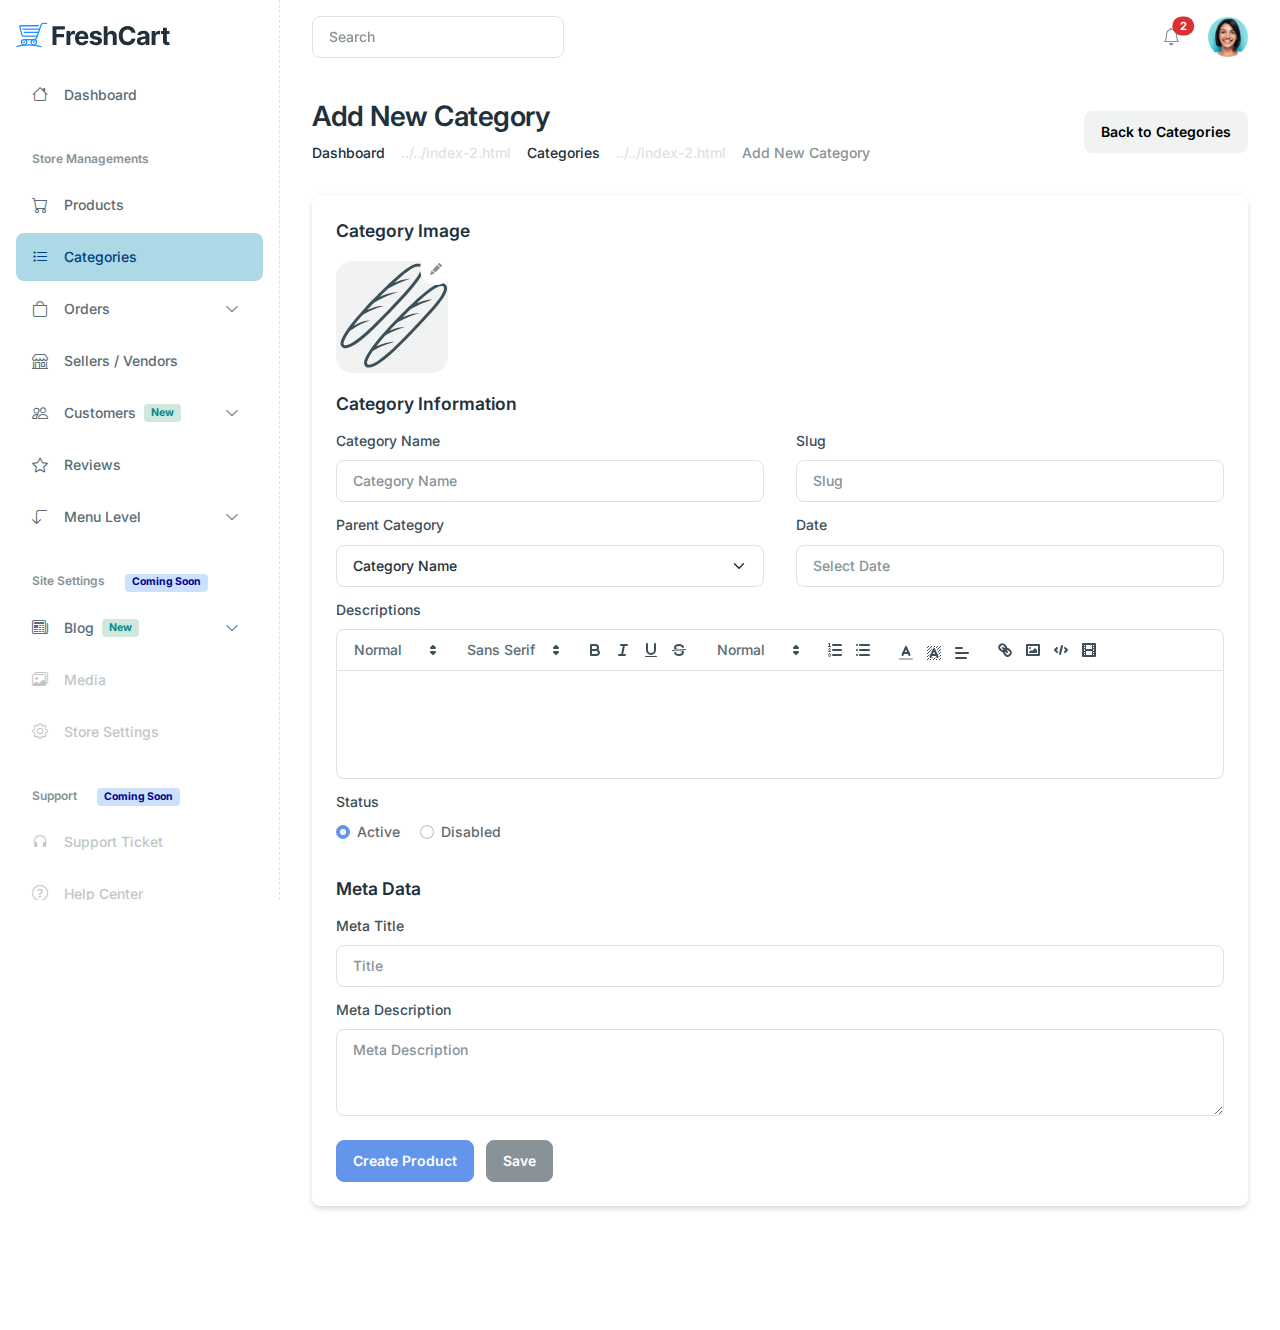
<file: dashboard/add-category.html>
<!DOCTYPE html>
<html lang="en">
   
<!-- Mirrored from freshcart.codescandy.com/dashboard/add-category.html by HTTrack Website Copier/3.x [XR&CO'2014], Thu, 14 Nov 2024 06:10:02 GMT -->
<head>
      <!-- Required meta tags -->
<meta charset="utf-8">
<meta name="viewport" content="width=device-width, initial-scale=1, shrink-to-fit=no">
<meta content="Codescandy" name="author">
      <title>Add Category Dashboard eCommerce HTML Template - FreshCart</title>
      <link href="../assets/libs/dropzone/dist/min/dropzone.min.css" rel="stylesheet" />
      <!-- Favicon icon-->
<link rel="shortcut icon" type="image/x-icon" href="../assets/images/favicon/favicon.ico">


<!-- Libs CSS -->
<link href="../assets/libs/bootstrap-icons/font/bootstrap-icons.min.css" rel="stylesheet">
<link href="../assets/libs/feather-webfont/dist/feather-icons.css" rel="stylesheet">
<link href="../assets/libs/simplebar/dist/simplebar.min.css" rel="stylesheet">


<!-- Theme CSS -->
<link rel="stylesheet" href="../assets/css/theme.min.css">
<script async src="https://www.googletagmanager.com/gtag/js?id=G-M8S4MT3EYG"></script>
<script>
   window.dataLayer = window.dataLayer || [];
   function gtag() {
      dataLayer.push(arguments);
   }
   gtag("js", new Date());

   gtag("config", "G-M8S4MT3EYG");
</script>
 <script type="text/javascript">
   (function (c, l, a, r, i, t, y) {
      c[a] =
         c[a] ||
         function () {
            (c[a].q = c[a].q || []).push(arguments);
         };
      t = l.createElement(r);
      t.async = 1;
      t.src = "https://www.clarity.ms/tag/" + i;
      y = l.getElementsByTagName(r)[0];
      y.parentNode.insertBefore(t, y);
   })(window, document, "clarity", "script", "kuc8w5o9nt");
</script>

   </head>

   <body>
      <!-- main wrapper -->

      <!-- navbar -->
<nav class="navbar navbar-expand-lg navbar-glass">
	<div class="container-fluid">
		<div class="d-flex justify-content-between align-items-center w-100">
			<div class="d-flex align-items-center">
				<a class="text-inherit d-block d-xl-none me-4" data-bs-toggle="offcanvas" href="#offcanvasExample" role="button" aria-controls="offcanvasExample">
					<svg xmlns="http://www.w3.org/2000/svg" width="32" height="32" fill="currentColor" class="bi bi-text-indent-right" viewBox="0 0 16 16">
						<path
							d="M2 3.5a.5.5 0 0 1 .5-.5h11a.5.5 0 0 1 0 1h-11a.5.5 0 0 1-.5-.5zm10.646 2.146a.5.5 0 0 1 .708.708L11.707 8l1.647 1.646a.5.5 0 0 1-.708.708l-2-2a.5.5 0 0 1 0-.708l2-2zM2 6.5a.5.5 0 0 1 .5-.5h6a.5.5 0 0 1 0 1h-6a.5.5 0 0 1-.5-.5zm0 3a.5.5 0 0 1 .5-.5h6a.5.5 0 0 1 0 1h-6a.5.5 0 0 1-.5-.5zm0 3a.5.5 0 0 1 .5-.5h11a.5.5 0 0 1 0 1h-11a.5.5 0 0 1-.5-.5z"
						/>
					</svg>
				</a>

				<form role="search">
					<label for="search" class="form-label visually-hidden">Search</label>
					<input class="form-control" type="search" placeholder="Search" aria-label="Search" id="search" />
				</form>
			</div>
			<div>
				<ul class="list-unstyled d-flex align-items-center mb-0 ms-5 ms-lg-0">
					<li class="dropdown-center">
						<a class="position-relative btn-icon btn-ghost-secondary btn rounded-circle" href="#" role="button" data-bs-toggle="dropdown" aria-expanded="false">
							<i class="bi bi-bell fs-5"></i>
							<span class="position-absolute top-0 start-100 translate-middle badge rounded-pill bg-danger mt-2 ms-n2">
								2
								<span class="visually-hidden">unread messages</span>
							</span>
						</a>
						<div class="dropdown-menu dropdown-menu-end dropdown-menu-lg p-0 border-0">
							<div class="border-bottom p-5 d-flex justify-content-between align-items-center">
								<div>
									<h5 class="mb-1">Notifications</h5>
									<p class="mb-0 small">You have 2 unread messages</p>
								</div>
								<a href="#!" class="text-muted">
									<a href="#" class="btn btn-ghost-secondary btn-icon rounded-circle" data-bs-toggle="tooltip" data-bs-placement="bottom" data-bs-title="Mark all as read">
										<svg xmlns="http://www.w3.org/2000/svg" width="14" height="14" fill="currentColor" class="bi bi-check2-all text-success" viewBox="0 0 16 16">
											<path
												d="M12.354 4.354a.5.5 0 0 0-.708-.708L5 10.293 1.854 7.146a.5.5 0 1 0-.708.708l3.5 3.5a.5.5 0 0 0 .708 0l7-7zm-4.208 7-.896-.897.707-.707.543.543 6.646-6.647a.5.5 0 0 1 .708.708l-7 7a.5.5 0 0 1-.708 0z"
											/>
											<path d="m5.354 7.146.896.897-.707.707-.897-.896a.5.5 0 1 1 .708-.708z" />
										</svg>
									</a>
								</a>
							</div>
							<div data-simplebar style="height: 250px">
								<!-- List group -->
								<ul class="list-group list-group-flush notification-list-scroll fs-6">
									<!-- List group item -->
									<li class="list-group-item px-5 py-4 list-group-item-action active">
										<a href="#!" class="text-muted">
											<div class="d-flex">
												<img src="../assets/images/avatar/avatar-1.jpg" alt="" class="avatar avatar-md rounded-circle" />
												<div class="ms-4">
													<p class="mb-1">
														<span class="text-dark">Your order is placed</span>
														waiting for shipping
													</p>
													<span>
														<svg xmlns="http://www.w3.org/2000/svg" width="12" height="12" fill="currentColor" class="bi bi-clock text-muted" viewBox="0 0 16 16">
															<path d="M8 3.5a.5.5 0 0 0-1 0V9a.5.5 0 0 0 .252.434l3.5 2a.5.5 0 0 0 .496-.868L8 8.71V3.5z" />
															<path d="M8 16A8 8 0 1 0 8 0a8 8 0 0 0 0 16zm7-8A7 7 0 1 1 1 8a7 7 0 0 1 14 0z" />
														</svg>
														<small class="ms-2">1 minute ago</small>
													</span>
												</div>
											</div>
										</a>
									</li>
									<li class="list-group-item px-5 py-4 list-group-item-action">
										<a href="#!" class="text-muted">
											<div class="d-flex">
												<img src="../assets/images/avatar/avatar-5.jpg" alt="" class="avatar avatar-md rounded-circle" />
												<div class="ms-4">
													<p class="mb-1">
														<span class="text-dark">Jitu Chauhan</span>
														answered to your pending order list with notes
													</p>
													<span>
														<svg xmlns="http://www.w3.org/2000/svg" width="12" height="12" fill="currentColor" class="bi bi-clock text-muted" viewBox="0 0 16 16">
															<path d="M8 3.5a.5.5 0 0 0-1 0V9a.5.5 0 0 0 .252.434l3.5 2a.5.5 0 0 0 .496-.868L8 8.71V3.5z" />
															<path d="M8 16A8 8 0 1 0 8 0a8 8 0 0 0 0 16zm7-8A7 7 0 1 1 1 8a7 7 0 0 1 14 0z" />
														</svg>
														<small class="ms-2">2 days ago</small>
													</span>
												</div>
											</div>
										</a>
									</li>
									<li class="list-group-item px-5 py-4 list-group-item-action">
										<a href="#!" class="text-muted">
											<div class="d-flex">
												<img src="../assets/images/avatar/avatar-2.jpg" alt="" class="avatar avatar-md rounded-circle" />
												<div class="ms-4">
													<p class="mb-1">
														<span class="text-dark">You have new messages</span>
														2 unread messages
													</p>
													<span>
														<svg xmlns="http://www.w3.org/2000/svg" width="12" height="12" fill="currentColor" class="bi bi-clock text-muted" viewBox="0 0 16 16">
															<path d="M8 3.5a.5.5 0 0 0-1 0V9a.5.5 0 0 0 .252.434l3.5 2a.5.5 0 0 0 .496-.868L8 8.71V3.5z" />
															<path d="M8 16A8 8 0 1 0 8 0a8 8 0 0 0 0 16zm7-8A7 7 0 1 1 1 8a7 7 0 0 1 14 0z" />
														</svg>
														<small class="ms-2">3 days ago</small>
													</span>
												</div>
											</div>
										</a>
									</li>
								</ul>
							</div>
							<div class="border-top px-5 py-4 text-center">
								<a href="#!">View All</a>
							</div>
						</div>
					</li>
					<li class="dropdown ms-4">
						<a href="#" role="button" data-bs-toggle="dropdown" aria-expanded="false">
							<img src="../assets/images/avatar/avatar-1.jpg" alt="" class="avatar avatar-md rounded-circle" />
						</a>

						<div class="dropdown-menu dropdown-menu-end p-0">
							<div class="lh-1 px-5 py-4 border-bottom">
								<h5 class="mb-1 h6">FreshCart Admin</h5>
								<small>admindemo@email.com</small>
							</div>

							<ul class="list-unstyled px-2 py-3">
								<li>
									<a class="dropdown-item" href="#!">Home</a>
								</li>
								<li>
									<a class="dropdown-item" href="#!">Profile</a>
								</li>

								<li>
									<a class="dropdown-item" href="#!">Settings</a>
								</li>
							</ul>
							<div class="border-top px-5 py-3">
								<a href="#">Log Out</a>
							</div>
						</div>
					</li>
				</ul>
			</div>
		</div>
	</div>
</nav>


      <div class="main-wrapper">
         <!-- navbar vertical -->
         <!-- navbar -->
<nav class="navbar-vertical-nav d-none d-xl-block">
	<div class="navbar-vertical">
		<div class="px-4 py-5">
			<a href="../index.html" class="navbar-brand">
				<img src="../assets/images/logo/freshcart-logo.svg" alt="" />
			</a>
		</div>
		<div class="navbar-vertical-content flex-grow-1" data-simplebar="">
			<ul class="navbar-nav flex-column" id="sideNavbar">
				<li class="nav-item">
					<a class="nav-link " href="index.html">
						<div class="d-flex align-items-center">
							<span class="nav-link-icon"><i class="bi bi-house"></i></span>
							<span class="nav-link-text">Dashboard</span>
						</div>
					</a>
				</li>
				<li class="nav-item mt-6 mb-3">
					<span class="nav-label">Store Managements</span>
				</li>
				<li class="nav-item">
					<a class="nav-link " href="products.html">
						<div class="d-flex align-items-center">
							<span class="nav-link-icon"><i class="bi bi-cart"></i></span>
							<span class="nav-link-text">Products</span>
						</div>
					</a>
				</li>
				<li class="nav-item">
					<a class="nav-link  active " href="categories.html">
						<div class="d-flex align-items-center">
							<span class="nav-link-icon"><i class="bi bi-list-task"></i></span>
							<span class="nav-link-text">Categories</span>
						</div>
					</a>
				</li>
				<li class="nav-item">
					<a
						class="nav-link  collapsed "
						href="#"
						data-bs-toggle="collapse"
						data-bs-target="#navCategoriesOrders"
						aria-expanded="false"
						aria-controls="navCategoriesOrders"
					>
						<div class="d-flex align-items-center">
							<span class="nav-link-icon"><i class="bi bi-bag"></i></span>
							<span class="nav-link-text">Orders</span>
						</div>
					</a>
					<div id="navCategoriesOrders" class="collapse " data-bs-parent="#sideNavbar">
						<ul class="nav flex-column">
							<li class="nav-item">
								<a class="nav-link " href="order-list.html">List</a>
							</li>
							<!-- Nav item -->
							<li class="nav-item">
								<a class="nav-link " href="order-single.html">Single</a>
							</li>
						</ul>
					</div>
				</li>

				<li class="nav-item">
					<a class="nav-link " href="vendor-grid.html">
						<div class="d-flex align-items-center">
							<span class="nav-link-icon"><i class="bi bi-shop"></i></span>
							<span class="nav-link-text">Sellers / Vendors</span>
						</div>
					</a>
				</li>
				<li class="nav-item">
					<a
						class="nav-link  collapsed "
						href="#"
						data-bs-toggle="collapse"
						data-bs-target="#navCustomer"
						aria-expanded="false"
						aria-controls="navCustomer"
					>
						<div class="d-flex align-items-center">
							<span class="nav-link-icon"><i class="bi bi-people"></i></span>
							<span class="nav-link-text">Customers</span>
							<span class="badge bg-light-success text-dark-success ms-2">New</span>
						</div>
					</a>
					<div id="navCustomer" class="collapse " data-bs-parent="#sideNavbar">
						<ul class="nav flex-column">
							<li class="nav-item">
								<a class="nav-link " href="customers.html">Customers</a>
							</li>
							<!-- Nav item -->
							<li class="nav-item">
								<a class="nav-link " href="create-customers.html">Create Customers</a>
							</li>
							<!-- Nav item -->
							<li class="nav-item">
								<a class="nav-link " href="customers-edits.html">Edit Customers</a>
							</li>
						</ul>
					</div>
				</li>

				<li class="nav-item">
					<a class="nav-link " href="reviews.html">
						<div class="d-flex align-items-center">
							<span class="nav-link-icon"><i class="bi bi-star"></i></span>
							<span class="nav-link-text">Reviews</span>
						</div>
					</a>
				</li>
				<!-- Nav item -->
				<li class="nav-item">
					<a
						class="nav-link  collapsed "
						href="#"
						data-bs-toggle="collapse"
						data-bs-target="#navMenuLevelFirst"
						aria-expanded="false"
						aria-controls="navMenuLevelFirst"
					>
						<span class="nav-link-icon"><i class="bi bi-arrow-90deg-down"></i></span>
						<span class="nav-link-text">Menu Level</span>
					</a>
					<div id="navMenuLevelFirst" class="collapse " data-bs-parent="#sideNavbar">
						<ul class="nav flex-column">
							<li class="nav-item">
								<a
									class="nav-link "
									href="#"
									data-bs-toggle="collapse"
									data-bs-target="#navMenuLevelSecond1"
									aria-expanded="false"
									aria-controls="navMenuLevelSecond1"
								>
									Two Level
								</a>
								<div id="navMenuLevelSecond1" class="collapse" data-bs-parent="#navMenuLevel">
									<ul class="nav flex-column">
										<li class="nav-item">
											<a class="nav-link " href="#">NavItem 1</a>
										</li>
										<li class="nav-item">
											<a class="nav-link " href="#">NavItem 2</a>
										</li>
									</ul>
								</div>
							</li>
							<li class="nav-item">
								<a
									class="nav-link  collapsed "
									href="#"
									data-bs-toggle="collapse"
									data-bs-target="#navMenuLevelThreeOne1"
									aria-expanded="false"
									aria-controls="navMenuLevelThreeOne1"
								>
									Three Level
								</a>
								<div id="navMenuLevelThreeOne1" class="collapse " data-bs-parent="#navMenuLevel">
									<ul class="nav flex-column">
										<li class="nav-item">
											<a
												class="nav-link  collapsed "
												href="#"
												data-bs-toggle="collapse"
												data-bs-target="#navMenuLevelThreeTwo"
												aria-expanded="false"
												aria-controls="navMenuLevelThreeTwo"
											>
												NavItem 1
											</a>
											<div id="navMenuLevelThreeTwo" class="collapse collapse " data-bs-parent="#navMenuLevelThree">
												<ul class="nav flex-column">
													<li class="nav-item">
														<a class="nav-link " href="#">NavChild Item 1</a>
													</li>
												</ul>
											</div>
										</li>
										<li class="nav-item">
											<a class="nav-link " href="#">Nav Item 2</a>
										</li>
									</ul>
								</div>
							</li>
						</ul>
					</div>
				</li>

				<li class="nav-item mt-6 mb-3">
					<span class="nav-label">Site Settings</span>
					<span class="badge bg-light-info text-dark-info">Coming Soon</span>
				</li>
				<li class="nav-item">
					<a class="nav-link  collapsed " href="#" data-bs-toggle="collapse" data-bs-target="#navBlog" aria-expanded="false" aria-controls="navBlog">
						<div class="d-flex align-items-center">
							<span class="nav-link-icon"><i class="bi bi-newspaper"></i></span>
							<span class="nav-link-text">Blog</span>
							<span class="badge bg-light-success text-dark-success ms-2">New</span>
						</div>
					</a>
					<div id="navBlog" class="collapse " data-bs-parent="#sideNavbar">
						<ul class="nav flex-column">
							<li class="nav-item">
								<a class="nav-link " href="blog-grid.html">Grid</a>
							</li>
							<!-- Nav item -->
							<li class="nav-item">
								<a class="nav-link " href="blog-list.html">List</a>
							</li>
							<!-- Nav item -->
							<li class="nav-item">
								<a class="nav-link " href="blog-new-post.html">Add Post</a>
							</li>
						</ul>
					</div>
				</li>

				<li class="nav-item">
					<a class="nav-link disabled" href="#!">
						<div class="d-flex align-items-center">
							<span class="nav-link-icon"><i class="bi bi-images"></i></span>
							<span class="nav-link-text">Media</span>
						</div>
					</a>
				</li>
				<li class="nav-item">
					<a class="nav-link disabled" href="#!">
						<div class="d-flex align-items-center">
							<span class="nav-link-icon"><i class="bi bi-gear"></i></span>
							<span class="nav-link-text">Store Settings</span>
						</div>
					</a>
				</li>

				<li class="nav-item mt-6 mb-3">
					<span class="nav-label">Support</span>
					<span class="badge bg-light-info text-dark-info">Coming Soon</span>
				</li>
				<li class="nav-item">
					<a class="nav-link disabled" href="#!">
						<div class="d-flex align-items-center">
							<span class="nav-link-icon"><i class="bi bi-headphones"></i></span>
							<span class="nav-link-text">Support Ticket</span>
						</div>
					</a>
				</li>
				<li class="nav-item">
					<a class="nav-link disabled" href="#">
						<div class="d-flex align-items-center">
							<span class="nav-link-icon"><i class="bi bi-question-circle"></i></span>
							<span class="nav-link-text">Help Center</span>
						</div>
					</a>
				</li>
				<li class="nav-item">
					<a class="nav-link disabled" href="#!">
						<div class="d-flex align-items-center">
							<span class="nav-link-icon"><i class="bi bi-infinity"></i></span>
							<span class="nav-link-text">How FreshCart Works</span>
						</div>
					</a>
				</li>

				<li class="nav-item mt-6 mb-3">
					<span class="nav-label">Our Apps</span>
				</li>
				<li class="nav-item">
					<a class="nav-link disabled" href="#!">
						<div class="d-flex align-items-center">
							<span class="nav-link-icon"><i class="bi bi-apple"></i></span>
							<span class="nav-link-text">Apple Store</span>
						</div>
					</a>
				</li>
				<li class="nav-item">
					<a class="nav-link disabled" href="#!">
						<div class="d-flex align-items-center">
							<span class="nav-link-icon"><i class="bi bi-google-play"></i></span>
							<span class="nav-link-text">Google Play Store</span>
						</div>
					</a>
				</li>
			</ul>
		</div>
	</div>
</nav>

<nav class="navbar-vertical-nav offcanvas offcanvas-start navbar-offcanvac" tabindex="-1" id="offcanvasExample">
	<div class="navbar-vertical">
		<div class="px-4 py-5 d-flex justify-content-between align-items-center">
			<a href="../index.html" class="navbar-brand">
				<img src="../assets/images/logo/freshcart-logo.svg" alt="" />
			</a>
			<button type="button" class="btn-close" data-bs-dismiss="offcanvas" aria-label="Close"></button>
		</div>
		<div class="navbar-vertical-content flex-grow-1" data-simplebar="">
			<ul class="navbar-nav flex-column">
				<li class="nav-item">
					<a class="nav-link " href="index.html">
						<div class="d-flex align-items-center">
							<span class="nav-link-icon"><i class="bi bi-house"></i></span>
							<span>Dashboard</span>
						</div>
					</a>
				</li>
				<li class="nav-item mt-6 mb-3">
					<span class="nav-label">Store Managements</span>
				</li>
				<li class="nav-item">
					<a class="nav-link " href="products.html">
						<div class="d-flex align-items-center">
							<span class="nav-link-icon"><i class="bi bi-cart"></i></span>
							<span class="nav-link-text">Products</span>
						</div>
					</a>
				</li>
				<li class="nav-item">
					<a class="nav-link  active " href="categories.html">
						<div class="d-flex align-items-center">
							<span class="nav-link-icon"><i class="bi bi-list-task"></i></span>
							<span class="nav-link-text">Categories</span>
						</div>
					</a>
				</li>
				<li class="nav-item">
					<a class="nav-link  collapsed " href="#" data-bs-toggle="collapse" data-bs-target="#navOrders" aria-expanded="false" aria-controls="navOrders">
						<div class="d-flex align-items-center">
							<span class="nav-link-icon"><i class="bi bi-bag"></i></span>
							<span class="nav-link-text">Orders</span>
						</div>
					</a>
					<div id="navOrders" class="collapse " data-bs-parent="#sideNavbar">
						<ul class="nav flex-column">
							<li class="nav-item">
								<a class="nav-link " href="order-list.html">List</a>
							</li>
							<!-- Nav item -->
							<li class="nav-item">
								<a class="nav-link " href="order-single.html">Single</a>
							</li>
						</ul>
					</div>
				</li>
				<li class="nav-item">
					<a class="nav-link " href="vendor-grid.html">
						<div class="d-flex align-items-center">
							<span class="nav-link-icon"><i class="bi bi-shop"></i></span>
							<span class="nav-link-text">Sellers / Vendors</span>
						</div>
					</a>
				</li>
				<li class="nav-item">
					<a class="nav-link " href="customers.html">
						<div class="d-flex align-items-center">
							<span class="nav-link-icon"><i class="bi bi-people"></i></span>
							<span class="nav-link-text">Customers</span>
						</div>
					</a>
				</li>
				<li class="nav-item">
					<a class="nav-link " href="reviews.html">
						<div class="d-flex align-items-center">
							<span class="nav-link-icon"><i class="bi bi-star"></i></span>
							<span class="nav-link-text">Reviews</span>
						</div>
					</a>
				</li>
				<li class="nav-item mt-6 mb-3">
					<span class="nav-label">Site Settings</span>
					<span class="badge bg-light-info text-dark-info">Coming Soon</span>
				</li>
				<li class="nav-item">
					<a class="nav-link " href="#!">
						<div class="d-flex align-items-center">
							<span class="nav-link-icon"><i class="bi bi-newspaper"></i></span>
							<span class="nav-link-text">Blog</span>
						</div>
					</a>
				</li>
				<li class="nav-item">
					<a class="nav-link disabled" href="#">
						<div class="d-flex align-items-center">
							<span class="nav-link-icon"><i class="bi bi-images"></i></span>
							<span class="nav-link-text">Media</span>
						</div>
					</a>
				</li>
				<li class="nav-item">
					<a class="nav-link disabled" href="#!">
						<div class="d-flex align-items-center">
							<span class="nav-link-icon"><i class="bi bi-gear"></i></span>
							<span class="nav-link-text">Store Settings</span>
						</div>
					</a>
				</li>
				<li class="nav-item mt-6 mb-3">
					<span class="nav-label">Support</span>
					<span class="badge bg-light-info text-dark-info">Coming Soon</span>
				</li>
				<li class="nav-item">
					<a class="nav-link disabled" href="#!">
						<div class="d-flex align-items-center">
							<span class="nav-link-icon"><i class="bi bi-headphones"></i></span>
							<span class="nav-link-text">Support Ticket</span>
						</div>
					</a>
				</li>
				<li class="nav-item">
					<a class="nav-link disabled" href="#">
						<div class="d-flex align-items-center">
							<span class="nav-link-icon"><i class="bi bi-question-circle"></i></span>
							<span class="nav-link-text">Help Center</span>
						</div>
					</a>
				</li>
				<li class="nav-item">
					<a class="nav-link disabled" href="#!">
						<div class="d-flex align-items-center">
							<span class="nav-link-icon"><i class="bi bi-infinity"></i></span>
							<span class="nav-link-text">How FreshCart Works</span>
						</div>
					</a>
				</li>

				<li class="nav-item mt-6 mb-3">
					<span class="nav-label">Our Apps</span>
				</li>
				<li class="nav-item">
					<a class="nav-link disabled" href="#!">
						<div class="d-flex align-items-center">
							<span class="nav-link-icon"><i class="bi bi-apple"></i></span>
							<span class="nav-link-text">Apple Store</span>
						</div>
					</a>
				</li>
				<li class="nav-item">
					<a class="nav-link disabled" href="#!">
						<div class="d-flex align-items-center">
							<span class="nav-link-icon"><i class="bi bi-google-play"></i></span>
							<span class="nav-link-text">Google Play Store</span>
						</div>
					</a>
				</li>
				<li id="navMenuLevel" class="collapse " data-bs-parent="#sideNavbar">
					<ul class="nav flex-column">
						<li class="nav-item">
							<a
								class="nav-link "
								href="#"
								data-bs-toggle="collapse"
								data-bs-target="#navMenuLevelSecond2"
								aria-expanded="false"
								aria-controls="navMenuLevelSecond2"
							>
								Two Level
							</a>
							<div id="navMenuLevelSecond2" class="collapse" data-bs-parent="#navMenuLevel">
								<ul class="nav flex-column">
									<li class="nav-item">
										<a class="nav-link " href="#">NavItem 1</a>
									</li>
									<li class="nav-item">
										<a class="nav-link " href="#">NavItem 2</a>
									</li>
								</ul>
							</div>
						</li>
						<li class="nav-item">
							<a
								class="nav-link  collapsed "
								href="#"
								data-bs-toggle="collapse"
								data-bs-target="#navMenuLevelThree2"
								aria-expanded="false"
								aria-controls="navMenuLevelThree2"
							>
								Three Level
							</a>
							<div id="navMenuLevelThree2" class="collapse " data-bs-parent="#navMenuLevel">
								<ul class="nav flex-column">
									<li class="nav-item">
										<a
											class="nav-link  collapsed "
											href="#"
											data-bs-toggle="collapse"
											data-bs-target="#navMenuLevelThree3"
											aria-expanded="false"
											aria-controls="navMenuLevelThree3"
										>
											NavItem 1
										</a>
										<div id="navMenuLevelThree3" class="collapse collapse " data-bs-parent="#navMenuLevelThree">
											<ul class="nav flex-column">
												<li class="nav-item">
													<a class="nav-link " href="#">NavChild Item 1</a>
												</li>
											</ul>
										</div>
									</li>
									<li class="nav-item">
										<a class="nav-link " href="#">Nav Item 2</a>
									</li>
								</ul>
							</div>
						</li>
					</ul>
				</li>
			</ul>
		</div>
	</div>
</nav>

         <!-- main -->
         <main class="main-content-wrapper">
            <!-- container -->
            <div class="container">
               <!-- row -->
               <div class="row mb-8">
                  <div class="col-md-12">
                     <div class="d-md-flex justify-content-between align-items-center">
                        <!-- page header -->
                        <div>
                           <h2>Add New Category</h2>
                           <!-- breacrumb -->
                           <nav aria-label="breadcrumb">
                              <ol class="breadcrumb mb-0">
                                 <li class="breadcrumb-item"><a href="#" class="text-inherit">Dashboard</a></li>
                                 <li class="breadcrumb-item"><a href="#" class="text-inherit">Categories</a></li>
                                 <li class="breadcrumb-item active" aria-current="page">Add New Category</li>
                              </ol>
                           </nav>
                        </div>
                        <div>
                           <a href="categories.html" class="btn btn-light">Back to Categories</a>
                        </div>
                     </div>
                  </div>
               </div>
               <div class="row">
                  <div class="col-lg-12 col-12">
                     <!-- card -->
                     <div class="card mb-6 shadow border-0">
                        <!-- card body -->
                        <div class="card-body p-6">
                           <h4 class="mb-5 h5">Category Image</h4>
                           <div class="mb-4 d-flex">
                              <div class="position-relative">
                                 <img class="image icon-shape icon-xxxl bg-light rounded-4" src="../assets/images/icons/bakery.svg" alt="Image" />

                                 <div class="file-upload position-absolute end-0 top-0 mt-n2 me-n1">
                                    <input type="file" class="file-input" />
                                    <span class="icon-shape icon-sm rounded-circle bg-white">
                                       <svg xmlns="http://www.w3.org/2000/svg" width="12" height="12" fill="currentColor" class="bi bi-pencil-fill text-muted" viewBox="0 0 16 16">
                                          <path
                                             d="M12.854.146a.5.5 0 0 0-.707 0L10.5 1.793 14.207 5.5l1.647-1.646a.5.5 0 0 0 0-.708l-3-3zm.646 6.061L9.793 2.5 3.293 9H3.5a.5.5 0 0 1 .5.5v.5h.5a.5.5 0 0 1 .5.5v.5h.5a.5.5 0 0 1 .5.5v.5h.5a.5.5 0 0 1 .5.5v.207l6.5-6.5zm-7.468 7.468A.5.5 0 0 1 6 13.5V13h-.5a.5.5 0 0 1-.5-.5V12h-.5a.5.5 0 0 1-.5-.5V11h-.5a.5.5 0 0 1-.5-.5V10h-.5a.499.499 0 0 1-.175-.032l-.179.178a.5.5 0 0 0-.11.168l-2 5a.5.5 0 0 0 .65.65l5-2a.5.5 0 0 0 .168-.11l.178-.178z" />
                                       </svg>
                                    </span>
                                 </div>
                              </div>
                           </div>
                           <h4 class="mb-4 h5 mt-5">Category Information</h4>

                           <div class="row">
                              <!-- input -->
                              <div class="mb-3 col-lg-6">
                                 <label class="form-label">Category Name</label>
                                 <input type="text" class="form-control" placeholder="Category Name" required />
                              </div>
                              <!-- input -->
                              <div class="mb-3 col-lg-6">
                                 <label class="form-label">Slug</label>
                                 <input type="text" class="form-control" placeholder="Slug" required />
                              </div>
                              <!-- input -->
                              <div class="mb-3 col-lg-6">
                                 <label class="form-label">Parent Category</label>
                                 <select class="form-select">
                                    <option selected>Category Name</option>
                                    <option value="Dairy, Bread & Eggs">Dairy, Bread & Eggs</option>
                                    <option value="Snacks & Munchies">Snacks & Munchies</option>
                                    <option value="Fruits & Vegetables">Fruits & Vegetables</option>
                                 </select>
                              </div>
                              <div class="mb-3 col-lg-6">
                                 <label class="form-label">Date</label>
                                 <input type="text" class="form-control flatpickr" placeholder="Select Date" />
                              </div>

                              <div></div>
                              <!-- input -->
                              <div class="mb-3 col-lg-12">
                                 <label class="form-label">Descriptions</label>

                                 <div class="py-8" id="editor"></div>
                              </div>

                              <!-- input -->
                              <div class="mb-3 col-lg-12">
                                 <label class="form-label" id="productSKU">Status</label>
                                 <br />
                                 <div class="form-check form-check-inline">
                                    <input class="form-check-input" type="radio" name="inlineRadioOptions" id="inlineRadio1" value="option1" checked />
                                    <label class="form-check-label" for="inlineRadio1">Active</label>
                                 </div>
                                 <!-- input -->
                                 <div class="form-check form-check-inline">
                                    <input class="form-check-input" type="radio" name="inlineRadioOptions" id="inlineRadio2" value="option2" />
                                    <label class="form-check-label" for="inlineRadio2">Disabled</label>
                                 </div>
                                 <!-- input -->
                              </div>
                              <div class="mb-3 col-lg-12 mt-5">
                                 <h4 class="mb-4 h5">Meta Data</h4>
                                 <!-- input -->
                                 <div class="mb-3">
                                    <label class="form-label">Meta Title</label>
                                    <input type="text" class="form-control" placeholder="Title" />
                                 </div>

                                 <!-- input -->
                                 <div class="mb-3">
                                    <label class="form-label">Meta Description</label>
                                    <textarea class="form-control" rows="3" placeholder="Meta Description"></textarea>
                                 </div>
                              </div>
                              <div class="col-lg-12">
                                 <a href="#" class="btn btn-primary">Create Product</a>
                                 <a href="#" class="btn btn-secondary ms-2">Save</a>
                              </div>
                           </div>
                        </div>
                     </div>
                  </div>
               </div>
            </div>
         </main>
      </div>

      <script src="../assets/libs/flatpickr/dist/flatpickr.min.js"></script>
      <!-- Libs JS -->
<!-- <script src="../assets/libs/jquery/dist/jquery.min.js"></script> -->
<script src="../assets/libs/bootstrap/dist/js/bootstrap.bundle.min.js"></script>
<script src="../assets/libs/simplebar/dist/simplebar.min.js"></script>

<!-- Theme JS -->
<script src="../assets/js/theme.min.js"></script>

      <script src="../assets/libs/quill/dist/quill.min.js"></script>
      <script src="../assets/js/vendors/editor.js"></script>
      <script src="../assets/libs/dropzone/dist/min/dropzone.min.js"></script>
   </body>

<!-- Mirrored from freshcart.codescandy.com/dashboard/add-category.html by HTTrack Website Copier/3.x [XR&CO'2014], Thu, 14 Nov 2024 06:10:02 GMT -->
</html>
</file>
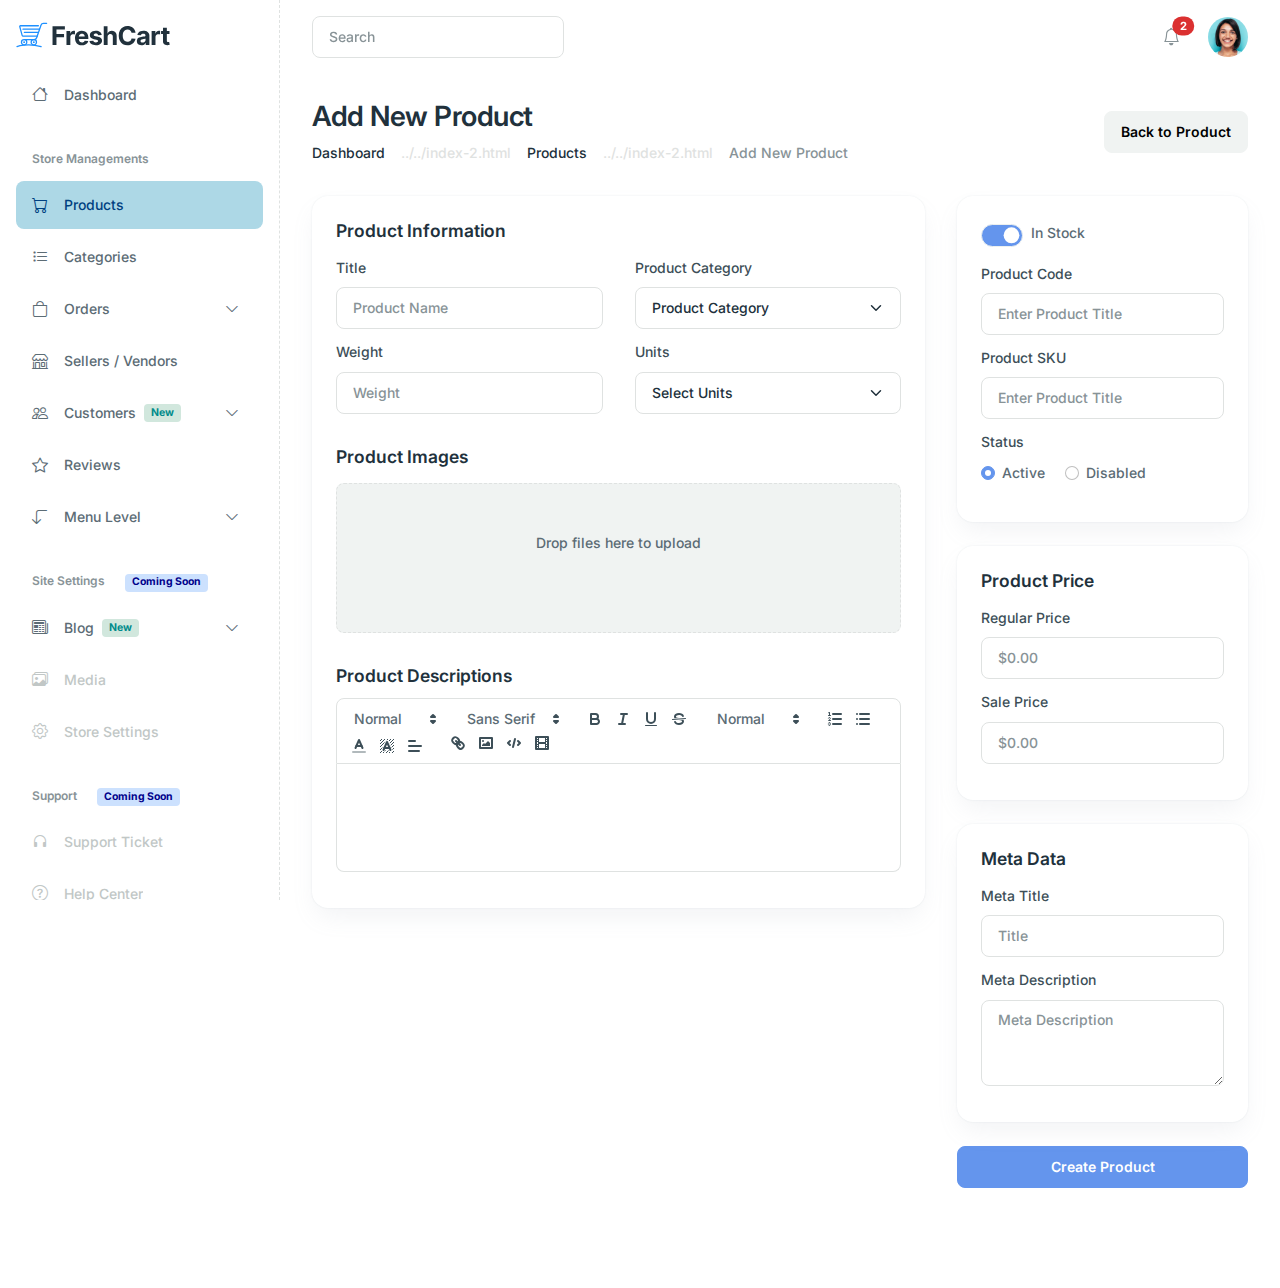
<file: dashboard/add-product.html>
<!DOCTYPE html>
<html lang="en">
   
<!-- Mirrored from freshcart.codescandy.com/dashboard/add-product.html by HTTrack Website Copier/3.x [XR&CO'2014], Thu, 14 Nov 2024 06:10:02 GMT -->
<head>
      <!-- Required meta tags -->
<meta charset="utf-8">
<meta name="viewport" content="width=device-width, initial-scale=1, shrink-to-fit=no">
<meta content="Codescandy" name="author">
      <title>Add Product Dashboard eCommerce HTML Template - FreshCart</title>
      <link href="../assets/libs/dropzone/dist/min/dropzone.min.css" rel="stylesheet" />
      <!-- Favicon icon-->
<link rel="shortcut icon" type="image/x-icon" href="../assets/images/favicon/favicon.ico">


<!-- Libs CSS -->
<link href="../assets/libs/bootstrap-icons/font/bootstrap-icons.min.css" rel="stylesheet">
<link href="../assets/libs/feather-webfont/dist/feather-icons.css" rel="stylesheet">
<link href="../assets/libs/simplebar/dist/simplebar.min.css" rel="stylesheet">


<!-- Theme CSS -->
<link rel="stylesheet" href="../assets/css/theme.min.css">
<script async src="https://www.googletagmanager.com/gtag/js?id=G-M8S4MT3EYG"></script>
<script>
   window.dataLayer = window.dataLayer || [];
   function gtag() {
      dataLayer.push(arguments);
   }
   gtag("js", new Date());

   gtag("config", "G-M8S4MT3EYG");
</script>
 <script type="text/javascript">
   (function (c, l, a, r, i, t, y) {
      c[a] =
         c[a] ||
         function () {
            (c[a].q = c[a].q || []).push(arguments);
         };
      t = l.createElement(r);
      t.async = 1;
      t.src = "https://www.clarity.ms/tag/" + i;
      y = l.getElementsByTagName(r)[0];
      y.parentNode.insertBefore(t, y);
   })(window, document, "clarity", "script", "kuc8w5o9nt");
</script>

   </head>

   <body>
      <!-- main wrapper -->

      <!-- navbar -->
<nav class="navbar navbar-expand-lg navbar-glass">
	<div class="container-fluid">
		<div class="d-flex justify-content-between align-items-center w-100">
			<div class="d-flex align-items-center">
				<a class="text-inherit d-block d-xl-none me-4" data-bs-toggle="offcanvas" href="#offcanvasExample" role="button" aria-controls="offcanvasExample">
					<svg xmlns="http://www.w3.org/2000/svg" width="32" height="32" fill="currentColor" class="bi bi-text-indent-right" viewBox="0 0 16 16">
						<path
							d="M2 3.5a.5.5 0 0 1 .5-.5h11a.5.5 0 0 1 0 1h-11a.5.5 0 0 1-.5-.5zm10.646 2.146a.5.5 0 0 1 .708.708L11.707 8l1.647 1.646a.5.5 0 0 1-.708.708l-2-2a.5.5 0 0 1 0-.708l2-2zM2 6.5a.5.5 0 0 1 .5-.5h6a.5.5 0 0 1 0 1h-6a.5.5 0 0 1-.5-.5zm0 3a.5.5 0 0 1 .5-.5h6a.5.5 0 0 1 0 1h-6a.5.5 0 0 1-.5-.5zm0 3a.5.5 0 0 1 .5-.5h11a.5.5 0 0 1 0 1h-11a.5.5 0 0 1-.5-.5z"
						/>
					</svg>
				</a>

				<form role="search">
					<label for="search" class="form-label visually-hidden">Search</label>
					<input class="form-control" type="search" placeholder="Search" aria-label="Search" id="search" />
				</form>
			</div>
			<div>
				<ul class="list-unstyled d-flex align-items-center mb-0 ms-5 ms-lg-0">
					<li class="dropdown-center">
						<a class="position-relative btn-icon btn-ghost-secondary btn rounded-circle" href="#" role="button" data-bs-toggle="dropdown" aria-expanded="false">
							<i class="bi bi-bell fs-5"></i>
							<span class="position-absolute top-0 start-100 translate-middle badge rounded-pill bg-danger mt-2 ms-n2">
								2
								<span class="visually-hidden">unread messages</span>
							</span>
						</a>
						<div class="dropdown-menu dropdown-menu-end dropdown-menu-lg p-0 border-0">
							<div class="border-bottom p-5 d-flex justify-content-between align-items-center">
								<div>
									<h5 class="mb-1">Notifications</h5>
									<p class="mb-0 small">You have 2 unread messages</p>
								</div>
								<a href="#!" class="text-muted">
									<a href="#" class="btn btn-ghost-secondary btn-icon rounded-circle" data-bs-toggle="tooltip" data-bs-placement="bottom" data-bs-title="Mark all as read">
										<svg xmlns="http://www.w3.org/2000/svg" width="14" height="14" fill="currentColor" class="bi bi-check2-all text-success" viewBox="0 0 16 16">
											<path
												d="M12.354 4.354a.5.5 0 0 0-.708-.708L5 10.293 1.854 7.146a.5.5 0 1 0-.708.708l3.5 3.5a.5.5 0 0 0 .708 0l7-7zm-4.208 7-.896-.897.707-.707.543.543 6.646-6.647a.5.5 0 0 1 .708.708l-7 7a.5.5 0 0 1-.708 0z"
											/>
											<path d="m5.354 7.146.896.897-.707.707-.897-.896a.5.5 0 1 1 .708-.708z" />
										</svg>
									</a>
								</a>
							</div>
							<div data-simplebar style="height: 250px">
								<!-- List group -->
								<ul class="list-group list-group-flush notification-list-scroll fs-6">
									<!-- List group item -->
									<li class="list-group-item px-5 py-4 list-group-item-action active">
										<a href="#!" class="text-muted">
											<div class="d-flex">
												<img src="../assets/images/avatar/avatar-1.jpg" alt="" class="avatar avatar-md rounded-circle" />
												<div class="ms-4">
													<p class="mb-1">
														<span class="text-dark">Your order is placed</span>
														waiting for shipping
													</p>
													<span>
														<svg xmlns="http://www.w3.org/2000/svg" width="12" height="12" fill="currentColor" class="bi bi-clock text-muted" viewBox="0 0 16 16">
															<path d="M8 3.5a.5.5 0 0 0-1 0V9a.5.5 0 0 0 .252.434l3.5 2a.5.5 0 0 0 .496-.868L8 8.71V3.5z" />
															<path d="M8 16A8 8 0 1 0 8 0a8 8 0 0 0 0 16zm7-8A7 7 0 1 1 1 8a7 7 0 0 1 14 0z" />
														</svg>
														<small class="ms-2">1 minute ago</small>
													</span>
												</div>
											</div>
										</a>
									</li>
									<li class="list-group-item px-5 py-4 list-group-item-action">
										<a href="#!" class="text-muted">
											<div class="d-flex">
												<img src="../assets/images/avatar/avatar-5.jpg" alt="" class="avatar avatar-md rounded-circle" />
												<div class="ms-4">
													<p class="mb-1">
														<span class="text-dark">Jitu Chauhan</span>
														answered to your pending order list with notes
													</p>
													<span>
														<svg xmlns="http://www.w3.org/2000/svg" width="12" height="12" fill="currentColor" class="bi bi-clock text-muted" viewBox="0 0 16 16">
															<path d="M8 3.5a.5.5 0 0 0-1 0V9a.5.5 0 0 0 .252.434l3.5 2a.5.5 0 0 0 .496-.868L8 8.71V3.5z" />
															<path d="M8 16A8 8 0 1 0 8 0a8 8 0 0 0 0 16zm7-8A7 7 0 1 1 1 8a7 7 0 0 1 14 0z" />
														</svg>
														<small class="ms-2">2 days ago</small>
													</span>
												</div>
											</div>
										</a>
									</li>
									<li class="list-group-item px-5 py-4 list-group-item-action">
										<a href="#!" class="text-muted">
											<div class="d-flex">
												<img src="../assets/images/avatar/avatar-2.jpg" alt="" class="avatar avatar-md rounded-circle" />
												<div class="ms-4">
													<p class="mb-1">
														<span class="text-dark">You have new messages</span>
														2 unread messages
													</p>
													<span>
														<svg xmlns="http://www.w3.org/2000/svg" width="12" height="12" fill="currentColor" class="bi bi-clock text-muted" viewBox="0 0 16 16">
															<path d="M8 3.5a.5.5 0 0 0-1 0V9a.5.5 0 0 0 .252.434l3.5 2a.5.5 0 0 0 .496-.868L8 8.71V3.5z" />
															<path d="M8 16A8 8 0 1 0 8 0a8 8 0 0 0 0 16zm7-8A7 7 0 1 1 1 8a7 7 0 0 1 14 0z" />
														</svg>
														<small class="ms-2">3 days ago</small>
													</span>
												</div>
											</div>
										</a>
									</li>
								</ul>
							</div>
							<div class="border-top px-5 py-4 text-center">
								<a href="#!">View All</a>
							</div>
						</div>
					</li>
					<li class="dropdown ms-4">
						<a href="#" role="button" data-bs-toggle="dropdown" aria-expanded="false">
							<img src="../assets/images/avatar/avatar-1.jpg" alt="" class="avatar avatar-md rounded-circle" />
						</a>

						<div class="dropdown-menu dropdown-menu-end p-0">
							<div class="lh-1 px-5 py-4 border-bottom">
								<h5 class="mb-1 h6">FreshCart Admin</h5>
								<small>admindemo@email.com</small>
							</div>

							<ul class="list-unstyled px-2 py-3">
								<li>
									<a class="dropdown-item" href="#!">Home</a>
								</li>
								<li>
									<a class="dropdown-item" href="#!">Profile</a>
								</li>

								<li>
									<a class="dropdown-item" href="#!">Settings</a>
								</li>
							</ul>
							<div class="border-top px-5 py-3">
								<a href="#">Log Out</a>
							</div>
						</div>
					</li>
				</ul>
			</div>
		</div>
	</div>
</nav>

      <div class="main-wrapper">
         <!-- navbar vertical -->
         <!-- navbar -->
<nav class="navbar-vertical-nav d-none d-xl-block">
	<div class="navbar-vertical">
		<div class="px-4 py-5">
			<a href="../index.html" class="navbar-brand">
				<img src="../assets/images/logo/freshcart-logo.svg" alt="" />
			</a>
		</div>
		<div class="navbar-vertical-content flex-grow-1" data-simplebar="">
			<ul class="navbar-nav flex-column" id="sideNavbar">
				<li class="nav-item">
					<a class="nav-link " href="index.html">
						<div class="d-flex align-items-center">
							<span class="nav-link-icon"><i class="bi bi-house"></i></span>
							<span class="nav-link-text">Dashboard</span>
						</div>
					</a>
				</li>
				<li class="nav-item mt-6 mb-3">
					<span class="nav-label">Store Managements</span>
				</li>
				<li class="nav-item">
					<a class="nav-link  active " href="products.html">
						<div class="d-flex align-items-center">
							<span class="nav-link-icon"><i class="bi bi-cart"></i></span>
							<span class="nav-link-text">Products</span>
						</div>
					</a>
				</li>
				<li class="nav-item">
					<a class="nav-link " href="categories.html">
						<div class="d-flex align-items-center">
							<span class="nav-link-icon"><i class="bi bi-list-task"></i></span>
							<span class="nav-link-text">Categories</span>
						</div>
					</a>
				</li>
				<li class="nav-item">
					<a
						class="nav-link  collapsed "
						href="#"
						data-bs-toggle="collapse"
						data-bs-target="#navCategoriesOrders"
						aria-expanded="false"
						aria-controls="navCategoriesOrders"
					>
						<div class="d-flex align-items-center">
							<span class="nav-link-icon"><i class="bi bi-bag"></i></span>
							<span class="nav-link-text">Orders</span>
						</div>
					</a>
					<div id="navCategoriesOrders" class="collapse " data-bs-parent="#sideNavbar">
						<ul class="nav flex-column">
							<li class="nav-item">
								<a class="nav-link " href="order-list.html">List</a>
							</li>
							<!-- Nav item -->
							<li class="nav-item">
								<a class="nav-link " href="order-single.html">Single</a>
							</li>
						</ul>
					</div>
				</li>

				<li class="nav-item">
					<a class="nav-link " href="vendor-grid.html">
						<div class="d-flex align-items-center">
							<span class="nav-link-icon"><i class="bi bi-shop"></i></span>
							<span class="nav-link-text">Sellers / Vendors</span>
						</div>
					</a>
				</li>
				<li class="nav-item">
					<a
						class="nav-link  collapsed "
						href="#"
						data-bs-toggle="collapse"
						data-bs-target="#navCustomer"
						aria-expanded="false"
						aria-controls="navCustomer"
					>
						<div class="d-flex align-items-center">
							<span class="nav-link-icon"><i class="bi bi-people"></i></span>
							<span class="nav-link-text">Customers</span>
							<span class="badge bg-light-success text-dark-success ms-2">New</span>
						</div>
					</a>
					<div id="navCustomer" class="collapse " data-bs-parent="#sideNavbar">
						<ul class="nav flex-column">
							<li class="nav-item">
								<a class="nav-link " href="customers.html">Customers</a>
							</li>
							<!-- Nav item -->
							<li class="nav-item">
								<a class="nav-link " href="create-customers.html">Create Customers</a>
							</li>
							<!-- Nav item -->
							<li class="nav-item">
								<a class="nav-link " href="customers-edits.html">Edit Customers</a>
							</li>
						</ul>
					</div>
				</li>

				<li class="nav-item">
					<a class="nav-link " href="reviews.html">
						<div class="d-flex align-items-center">
							<span class="nav-link-icon"><i class="bi bi-star"></i></span>
							<span class="nav-link-text">Reviews</span>
						</div>
					</a>
				</li>
				<!-- Nav item -->
				<li class="nav-item">
					<a
						class="nav-link  collapsed "
						href="#"
						data-bs-toggle="collapse"
						data-bs-target="#navMenuLevelFirst"
						aria-expanded="false"
						aria-controls="navMenuLevelFirst"
					>
						<span class="nav-link-icon"><i class="bi bi-arrow-90deg-down"></i></span>
						<span class="nav-link-text">Menu Level</span>
					</a>
					<div id="navMenuLevelFirst" class="collapse " data-bs-parent="#sideNavbar">
						<ul class="nav flex-column">
							<li class="nav-item">
								<a
									class="nav-link "
									href="#"
									data-bs-toggle="collapse"
									data-bs-target="#navMenuLevelSecond1"
									aria-expanded="false"
									aria-controls="navMenuLevelSecond1"
								>
									Two Level
								</a>
								<div id="navMenuLevelSecond1" class="collapse" data-bs-parent="#navMenuLevel">
									<ul class="nav flex-column">
										<li class="nav-item">
											<a class="nav-link " href="#">NavItem 1</a>
										</li>
										<li class="nav-item">
											<a class="nav-link " href="#">NavItem 2</a>
										</li>
									</ul>
								</div>
							</li>
							<li class="nav-item">
								<a
									class="nav-link  collapsed "
									href="#"
									data-bs-toggle="collapse"
									data-bs-target="#navMenuLevelThreeOne1"
									aria-expanded="false"
									aria-controls="navMenuLevelThreeOne1"
								>
									Three Level
								</a>
								<div id="navMenuLevelThreeOne1" class="collapse " data-bs-parent="#navMenuLevel">
									<ul class="nav flex-column">
										<li class="nav-item">
											<a
												class="nav-link  collapsed "
												href="#"
												data-bs-toggle="collapse"
												data-bs-target="#navMenuLevelThreeTwo"
												aria-expanded="false"
												aria-controls="navMenuLevelThreeTwo"
											>
												NavItem 1
											</a>
											<div id="navMenuLevelThreeTwo" class="collapse collapse " data-bs-parent="#navMenuLevelThree">
												<ul class="nav flex-column">
													<li class="nav-item">
														<a class="nav-link " href="#">NavChild Item 1</a>
													</li>
												</ul>
											</div>
										</li>
										<li class="nav-item">
											<a class="nav-link " href="#">Nav Item 2</a>
										</li>
									</ul>
								</div>
							</li>
						</ul>
					</div>
				</li>

				<li class="nav-item mt-6 mb-3">
					<span class="nav-label">Site Settings</span>
					<span class="badge bg-light-info text-dark-info">Coming Soon</span>
				</li>
				<li class="nav-item">
					<a class="nav-link  collapsed " href="#" data-bs-toggle="collapse" data-bs-target="#navBlog" aria-expanded="false" aria-controls="navBlog">
						<div class="d-flex align-items-center">
							<span class="nav-link-icon"><i class="bi bi-newspaper"></i></span>
							<span class="nav-link-text">Blog</span>
							<span class="badge bg-light-success text-dark-success ms-2">New</span>
						</div>
					</a>
					<div id="navBlog" class="collapse " data-bs-parent="#sideNavbar">
						<ul class="nav flex-column">
							<li class="nav-item">
								<a class="nav-link " href="blog-grid.html">Grid</a>
							</li>
							<!-- Nav item -->
							<li class="nav-item">
								<a class="nav-link " href="blog-list.html">List</a>
							</li>
							<!-- Nav item -->
							<li class="nav-item">
								<a class="nav-link " href="blog-new-post.html">Add Post</a>
							</li>
						</ul>
					</div>
				</li>

				<li class="nav-item">
					<a class="nav-link disabled" href="#!">
						<div class="d-flex align-items-center">
							<span class="nav-link-icon"><i class="bi bi-images"></i></span>
							<span class="nav-link-text">Media</span>
						</div>
					</a>
				</li>
				<li class="nav-item">
					<a class="nav-link disabled" href="#!">
						<div class="d-flex align-items-center">
							<span class="nav-link-icon"><i class="bi bi-gear"></i></span>
							<span class="nav-link-text">Store Settings</span>
						</div>
					</a>
				</li>

				<li class="nav-item mt-6 mb-3">
					<span class="nav-label">Support</span>
					<span class="badge bg-light-info text-dark-info">Coming Soon</span>
				</li>
				<li class="nav-item">
					<a class="nav-link disabled" href="#!">
						<div class="d-flex align-items-center">
							<span class="nav-link-icon"><i class="bi bi-headphones"></i></span>
							<span class="nav-link-text">Support Ticket</span>
						</div>
					</a>
				</li>
				<li class="nav-item">
					<a class="nav-link disabled" href="#">
						<div class="d-flex align-items-center">
							<span class="nav-link-icon"><i class="bi bi-question-circle"></i></span>
							<span class="nav-link-text">Help Center</span>
						</div>
					</a>
				</li>
				<li class="nav-item">
					<a class="nav-link disabled" href="#!">
						<div class="d-flex align-items-center">
							<span class="nav-link-icon"><i class="bi bi-infinity"></i></span>
							<span class="nav-link-text">How FreshCart Works</span>
						</div>
					</a>
				</li>

				<li class="nav-item mt-6 mb-3">
					<span class="nav-label">Our Apps</span>
				</li>
				<li class="nav-item">
					<a class="nav-link disabled" href="#!">
						<div class="d-flex align-items-center">
							<span class="nav-link-icon"><i class="bi bi-apple"></i></span>
							<span class="nav-link-text">Apple Store</span>
						</div>
					</a>
				</li>
				<li class="nav-item">
					<a class="nav-link disabled" href="#!">
						<div class="d-flex align-items-center">
							<span class="nav-link-icon"><i class="bi bi-google-play"></i></span>
							<span class="nav-link-text">Google Play Store</span>
						</div>
					</a>
				</li>
			</ul>
		</div>
	</div>
</nav>

<nav class="navbar-vertical-nav offcanvas offcanvas-start navbar-offcanvac" tabindex="-1" id="offcanvasExample">
	<div class="navbar-vertical">
		<div class="px-4 py-5 d-flex justify-content-between align-items-center">
			<a href="../index.html" class="navbar-brand">
				<img src="../assets/images/logo/freshcart-logo.svg" alt="" />
			</a>
			<button type="button" class="btn-close" data-bs-dismiss="offcanvas" aria-label="Close"></button>
		</div>
		<div class="navbar-vertical-content flex-grow-1" data-simplebar="">
			<ul class="navbar-nav flex-column">
				<li class="nav-item">
					<a class="nav-link " href="index.html">
						<div class="d-flex align-items-center">
							<span class="nav-link-icon"><i class="bi bi-house"></i></span>
							<span>Dashboard</span>
						</div>
					</a>
				</li>
				<li class="nav-item mt-6 mb-3">
					<span class="nav-label">Store Managements</span>
				</li>
				<li class="nav-item">
					<a class="nav-link  active " href="products.html">
						<div class="d-flex align-items-center">
							<span class="nav-link-icon"><i class="bi bi-cart"></i></span>
							<span class="nav-link-text">Products</span>
						</div>
					</a>
				</li>
				<li class="nav-item">
					<a class="nav-link " href="categories.html">
						<div class="d-flex align-items-center">
							<span class="nav-link-icon"><i class="bi bi-list-task"></i></span>
							<span class="nav-link-text">Categories</span>
						</div>
					</a>
				</li>
				<li class="nav-item">
					<a class="nav-link  collapsed " href="#" data-bs-toggle="collapse" data-bs-target="#navOrders" aria-expanded="false" aria-controls="navOrders">
						<div class="d-flex align-items-center">
							<span class="nav-link-icon"><i class="bi bi-bag"></i></span>
							<span class="nav-link-text">Orders</span>
						</div>
					</a>
					<div id="navOrders" class="collapse " data-bs-parent="#sideNavbar">
						<ul class="nav flex-column">
							<li class="nav-item">
								<a class="nav-link " href="order-list.html">List</a>
							</li>
							<!-- Nav item -->
							<li class="nav-item">
								<a class="nav-link " href="order-single.html">Single</a>
							</li>
						</ul>
					</div>
				</li>
				<li class="nav-item">
					<a class="nav-link " href="vendor-grid.html">
						<div class="d-flex align-items-center">
							<span class="nav-link-icon"><i class="bi bi-shop"></i></span>
							<span class="nav-link-text">Sellers / Vendors</span>
						</div>
					</a>
				</li>
				<li class="nav-item">
					<a class="nav-link " href="customers.html">
						<div class="d-flex align-items-center">
							<span class="nav-link-icon"><i class="bi bi-people"></i></span>
							<span class="nav-link-text">Customers</span>
						</div>
					</a>
				</li>
				<li class="nav-item">
					<a class="nav-link " href="reviews.html">
						<div class="d-flex align-items-center">
							<span class="nav-link-icon"><i class="bi bi-star"></i></span>
							<span class="nav-link-text">Reviews</span>
						</div>
					</a>
				</li>
				<li class="nav-item mt-6 mb-3">
					<span class="nav-label">Site Settings</span>
					<span class="badge bg-light-info text-dark-info">Coming Soon</span>
				</li>
				<li class="nav-item">
					<a class="nav-link " href="#!">
						<div class="d-flex align-items-center">
							<span class="nav-link-icon"><i class="bi bi-newspaper"></i></span>
							<span class="nav-link-text">Blog</span>
						</div>
					</a>
				</li>
				<li class="nav-item">
					<a class="nav-link disabled" href="#">
						<div class="d-flex align-items-center">
							<span class="nav-link-icon"><i class="bi bi-images"></i></span>
							<span class="nav-link-text">Media</span>
						</div>
					</a>
				</li>
				<li class="nav-item">
					<a class="nav-link disabled" href="#!">
						<div class="d-flex align-items-center">
							<span class="nav-link-icon"><i class="bi bi-gear"></i></span>
							<span class="nav-link-text">Store Settings</span>
						</div>
					</a>
				</li>
				<li class="nav-item mt-6 mb-3">
					<span class="nav-label">Support</span>
					<span class="badge bg-light-info text-dark-info">Coming Soon</span>
				</li>
				<li class="nav-item">
					<a class="nav-link disabled" href="#!">
						<div class="d-flex align-items-center">
							<span class="nav-link-icon"><i class="bi bi-headphones"></i></span>
							<span class="nav-link-text">Support Ticket</span>
						</div>
					</a>
				</li>
				<li class="nav-item">
					<a class="nav-link disabled" href="#">
						<div class="d-flex align-items-center">
							<span class="nav-link-icon"><i class="bi bi-question-circle"></i></span>
							<span class="nav-link-text">Help Center</span>
						</div>
					</a>
				</li>
				<li class="nav-item">
					<a class="nav-link disabled" href="#!">
						<div class="d-flex align-items-center">
							<span class="nav-link-icon"><i class="bi bi-infinity"></i></span>
							<span class="nav-link-text">How FreshCart Works</span>
						</div>
					</a>
				</li>

				<li class="nav-item mt-6 mb-3">
					<span class="nav-label">Our Apps</span>
				</li>
				<li class="nav-item">
					<a class="nav-link disabled" href="#!">
						<div class="d-flex align-items-center">
							<span class="nav-link-icon"><i class="bi bi-apple"></i></span>
							<span class="nav-link-text">Apple Store</span>
						</div>
					</a>
				</li>
				<li class="nav-item">
					<a class="nav-link disabled" href="#!">
						<div class="d-flex align-items-center">
							<span class="nav-link-icon"><i class="bi bi-google-play"></i></span>
							<span class="nav-link-text">Google Play Store</span>
						</div>
					</a>
				</li>
				<li id="navMenuLevel" class="collapse " data-bs-parent="#sideNavbar">
					<ul class="nav flex-column">
						<li class="nav-item">
							<a
								class="nav-link "
								href="#"
								data-bs-toggle="collapse"
								data-bs-target="#navMenuLevelSecond2"
								aria-expanded="false"
								aria-controls="navMenuLevelSecond2"
							>
								Two Level
							</a>
							<div id="navMenuLevelSecond2" class="collapse" data-bs-parent="#navMenuLevel">
								<ul class="nav flex-column">
									<li class="nav-item">
										<a class="nav-link " href="#">NavItem 1</a>
									</li>
									<li class="nav-item">
										<a class="nav-link " href="#">NavItem 2</a>
									</li>
								</ul>
							</div>
						</li>
						<li class="nav-item">
							<a
								class="nav-link  collapsed "
								href="#"
								data-bs-toggle="collapse"
								data-bs-target="#navMenuLevelThree2"
								aria-expanded="false"
								aria-controls="navMenuLevelThree2"
							>
								Three Level
							</a>
							<div id="navMenuLevelThree2" class="collapse " data-bs-parent="#navMenuLevel">
								<ul class="nav flex-column">
									<li class="nav-item">
										<a
											class="nav-link  collapsed "
											href="#"
											data-bs-toggle="collapse"
											data-bs-target="#navMenuLevelThree3"
											aria-expanded="false"
											aria-controls="navMenuLevelThree3"
										>
											NavItem 1
										</a>
										<div id="navMenuLevelThree3" class="collapse collapse " data-bs-parent="#navMenuLevelThree">
											<ul class="nav flex-column">
												<li class="nav-item">
													<a class="nav-link " href="#">NavChild Item 1</a>
												</li>
											</ul>
										</div>
									</li>
									<li class="nav-item">
										<a class="nav-link " href="#">Nav Item 2</a>
									</li>
								</ul>
							</div>
						</li>
					</ul>
				</li>
			</ul>
		</div>
	</div>
</nav>

         <!-- main -->
         <main class="main-content-wrapper">
            <!-- container -->
            <div class="container">
               <!-- row -->
               <div class="row mb-8">
                  <div class="col-md-12">
                     <div class="d-md-flex justify-content-between align-items-center">
                        <!-- page header -->
                        <div>
                           <h2>Add New Product</h2>
                           <!-- breacrumb -->
                           <nav aria-label="breadcrumb">
                              <ol class="breadcrumb mb-0">
                                 <li class="breadcrumb-item"><a href="#" class="text-inherit">Dashboard</a></li>
                                 <li class="breadcrumb-item"><a href="#" class="text-inherit">Products</a></li>
                                 <li class="breadcrumb-item active" aria-current="page">Add New Product</li>
                              </ol>
                           </nav>
                        </div>
                        <!-- button -->
                        <div>
                           <a href="products.html" class="btn btn-light">Back to Product</a>
                        </div>
                     </div>
                  </div>
               </div>
               <!-- row -->
               <div class="row">
                  <div class="col-lg-8 col-12">
                     <!-- card -->
                     <div class="card mb-6 card-lg">
                        <!-- card body -->
                        <div class="card-body p-6">
                           <h4 class="mb-4 h5">Product Information</h4>
                           <div class="row">
                              <!-- input -->
                              <div class="mb-3 col-lg-6">
                                 <label class="form-label">Title</label>
                                 <input type="text" class="form-control" placeholder="Product Name" required />
                              </div>
                              <!-- input -->
                              <div class="mb-3 col-lg-6">
                                 <label class="form-label">Product Category</label>
                                 <select class="form-select">
                                    <option selected>Product Category</option>
                                    <option value="Dairy, Bread & Eggs">Dairy, Bread & Eggs</option>
                                    <option value="Snacks & Munchies">Snacks & Munchies</option>
                                    <option value="Fruits & Vegetables">Fruits & Vegetables</option>
                                 </select>
                              </div>
                              <!-- input -->
                              <div class="mb-3 col-lg-6">
                                 <label class="form-label">Weight</label>
                                 <input type="text" class="form-control" placeholder="Weight" required />
                              </div>
                              <!-- input -->
                              <div class="mb-3 col-lg-6">
                                 <label class="form-label">Units</label>
                                 <select class="form-select">
                                    <option selected>Select Units</option>
                                    <option value="1">1</option>
                                    <option value="2">2</option>
                                    <option value="3">3</option>
                                 </select>
                              </div>
                              <div>
                                 <div class="mb-3 col-lg-12 mt-5">
                                    <!-- heading -->
                                    <h4 class="mb-3 h5">Product Images</h4>

                                    <!-- input -->
                                    <div id="my-dropzone" class="dropzone mt-4 border-dashed rounded-2 min-h-0"></div>
                                 </div>
                              </div>
                              <!-- input -->
                              <div class="mb-3 col-lg-12 mt-5">
                                 <h4 class="mb-3 h5">Product Descriptions</h4>
                                 <div class="py-8" id="editor"></div>
                              </div>
                           </div>
                        </div>
                     </div>
                  </div>
                  <div class="col-lg-4 col-12">
                     <!-- card -->
                     <div class="card mb-6 card-lg">
                        <!-- card body -->
                        <div class="card-body p-6">
                           <!-- input -->
                           <div class="form-check form-switch mb-4">
                              <input class="form-check-input" type="checkbox" role="switch" id="flexSwitchStock" checked />
                              <label class="form-check-label" for="flexSwitchStock">In Stock</label>
                           </div>
                           <!-- input -->
                           <div>
                              <div class="mb-3">
                                 <label class="form-label">Product Code</label>
                                 <input type="text" class="form-control" placeholder="Enter Product Title" />
                              </div>
                              <!-- input -->
                              <div class="mb-3">
                                 <label class="form-label">Product SKU</label>
                                 <input type="text" class="form-control" placeholder="Enter Product Title" />
                              </div>
                              <!-- input -->
                              <div class="mb-3">
                                 <label class="form-label" id="productSKU">Status</label>
                                 <br />
                                 <div class="form-check form-check-inline">
                                    <input class="form-check-input" type="radio" name="inlineRadioOptions" id="inlineRadio1" value="option1" checked />
                                    <label class="form-check-label" for="inlineRadio1">Active</label>
                                 </div>
                                 <!-- input -->
                                 <div class="form-check form-check-inline">
                                    <input class="form-check-input" type="radio" name="inlineRadioOptions" id="inlineRadio2" value="option2" />
                                    <label class="form-check-label" for="inlineRadio2">Disabled</label>
                                 </div>
                                 <!-- input -->
                              </div>
                           </div>
                        </div>
                     </div>
                     <!-- card -->
                     <div class="card mb-6 card-lg">
                        <!-- card body -->
                        <div class="card-body p-6">
                           <h4 class="mb-4 h5">Product Price</h4>
                           <!-- input -->
                           <div class="mb-3">
                              <label class="form-label">Regular Price</label>
                              <input type="text" class="form-control" placeholder="$0.00" />
                           </div>
                           <!-- input -->
                           <div class="mb-3">
                              <label class="form-label">Sale Price</label>
                              <input type="text" class="form-control" placeholder="$0.00" />
                           </div>
                        </div>
                     </div>
                     <!-- card -->
                     <div class="card mb-6 card-lg">
                        <!-- card body -->
                        <div class="card-body p-6">
                           <h4 class="mb-4 h5">Meta Data</h4>
                           <!-- input -->
                           <div class="mb-3">
                              <label class="form-label">Meta Title</label>
                              <input type="text" class="form-control" placeholder="Title" />
                           </div>

                           <!-- input -->
                           <div class="mb-3">
                              <label class="form-label">Meta Description</label>
                              <textarea class="form-control" rows="3" placeholder="Meta Description"></textarea>
                           </div>
                        </div>
                     </div>
                     <!-- button -->
                     <div class="d-grid">
                        <a href="#" class="btn btn-primary">Create Product</a>
                     </div>
                  </div>
               </div>
            </div>
         </main>
      </div>

      <!-- Libs JS -->
<!-- <script src="../assets/libs/jquery/dist/jquery.min.js"></script> -->
<script src="../assets/libs/bootstrap/dist/js/bootstrap.bundle.min.js"></script>
<script src="../assets/libs/simplebar/dist/simplebar.min.js"></script>

<!-- Theme JS -->
<script src="../assets/js/theme.min.js"></script>

      <script src="../assets/libs/quill/dist/quill.min.js"></script>
      <script src="../assets/js/vendors/editor.js"></script>
      <script src="../assets/libs/dropzone/dist/min/dropzone.min.js"></script>
      <script src="../assets/js/vendors/dropzone.js"></script>
   </body>

<!-- Mirrored from freshcart.codescandy.com/dashboard/add-product.html by HTTrack Website Copier/3.x [XR&CO'2014], Thu, 14 Nov 2024 06:10:02 GMT -->
</html>
</file>
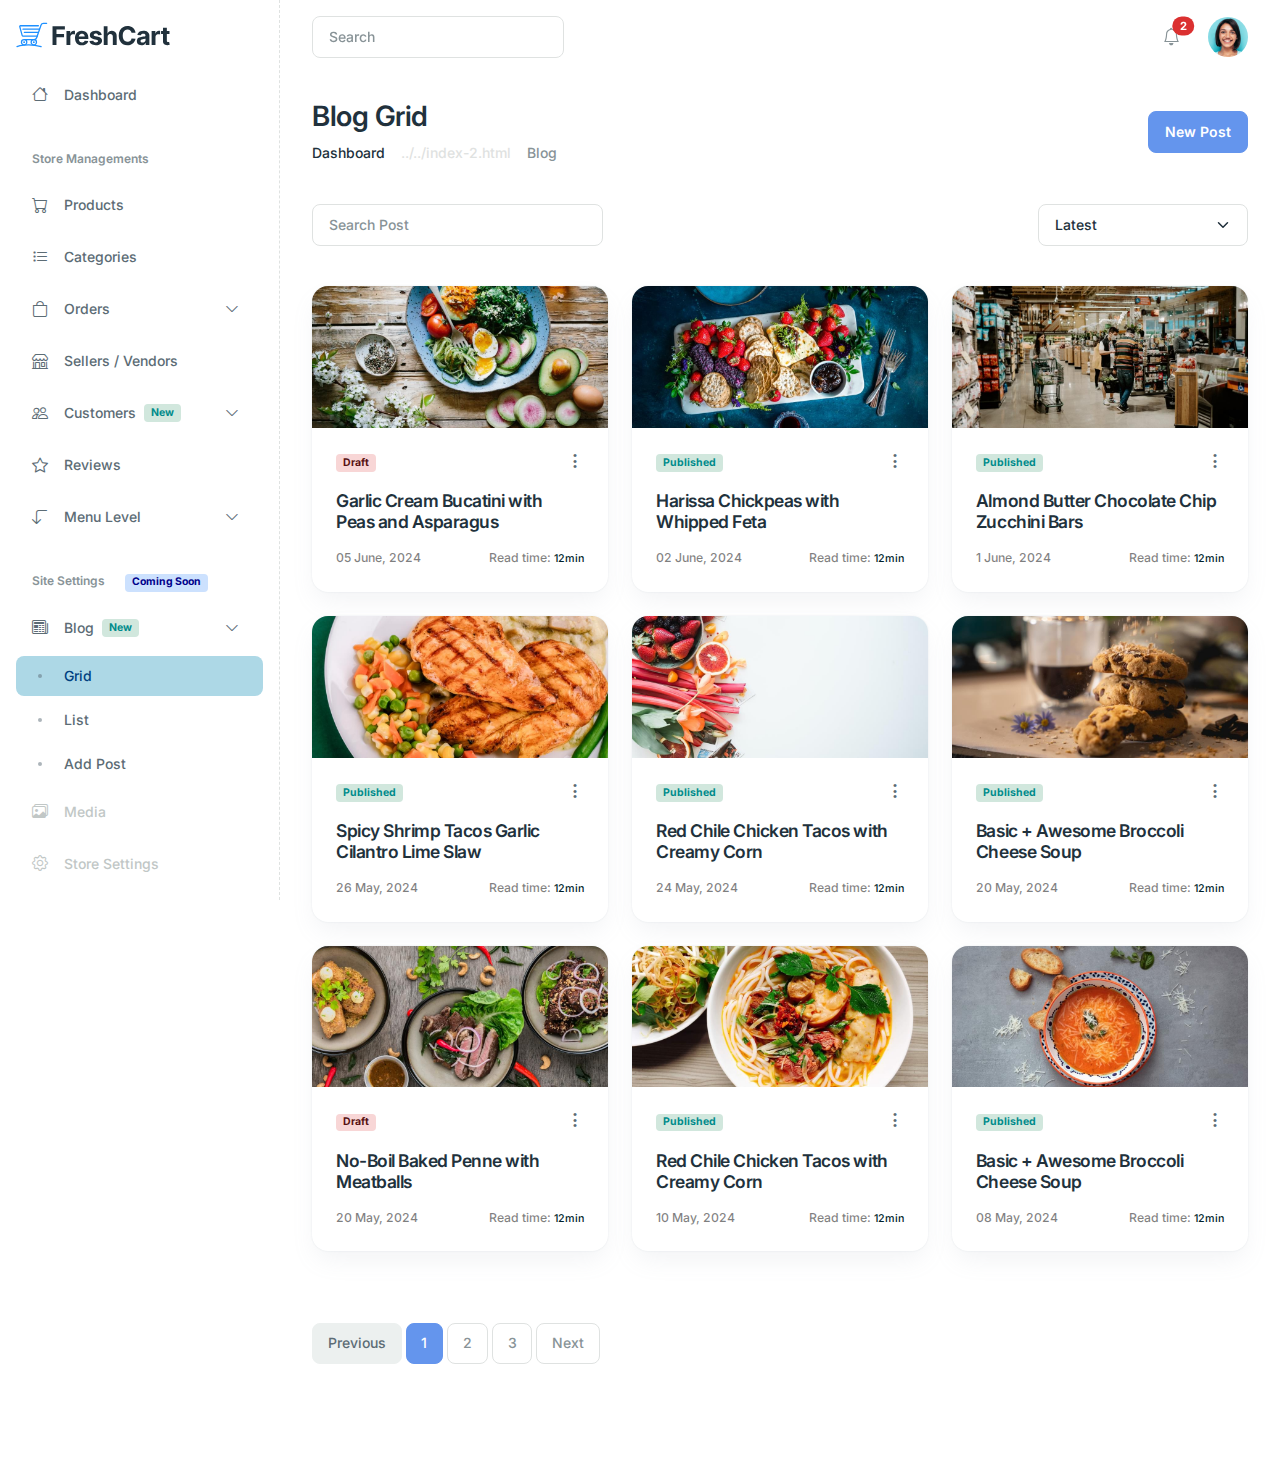
<file: dashboard/blog-grid.html>
<!DOCTYPE html>
<html lang="en">
	
<!-- Mirrored from freshcart.codescandy.com/dashboard/blog-grid.html by HTTrack Website Copier/3.x [XR&CO'2014], Thu, 14 Nov 2024 06:09:18 GMT -->
<head>
		<!-- Required meta tags -->
<meta charset="utf-8">
<meta name="viewport" content="width=device-width, initial-scale=1, shrink-to-fit=no">
<meta content="Codescandy" name="author">
		<title>Blog Grid Dashboard eCommerce HTML Template - FreshCart</title>
		<!-- Favicon icon-->
<link rel="shortcut icon" type="image/x-icon" href="../assets/images/favicon/favicon.ico">


<!-- Libs CSS -->
<link href="../assets/libs/bootstrap-icons/font/bootstrap-icons.min.css" rel="stylesheet">
<link href="../assets/libs/feather-webfont/dist/feather-icons.css" rel="stylesheet">
<link href="../assets/libs/simplebar/dist/simplebar.min.css" rel="stylesheet">


<!-- Theme CSS -->
<link rel="stylesheet" href="../assets/css/theme.min.css">
<script async src="https://www.googletagmanager.com/gtag/js?id=G-M8S4MT3EYG"></script>
<script>
   window.dataLayer = window.dataLayer || [];
   function gtag() {
      dataLayer.push(arguments);
   }
   gtag("js", new Date());

   gtag("config", "G-M8S4MT3EYG");
</script>
 <script type="text/javascript">
   (function (c, l, a, r, i, t, y) {
      c[a] =
         c[a] ||
         function () {
            (c[a].q = c[a].q || []).push(arguments);
         };
      t = l.createElement(r);
      t.async = 1;
      t.src = "https://www.clarity.ms/tag/" + i;
      y = l.getElementsByTagName(r)[0];
      y.parentNode.insertBefore(t, y);
   })(window, document, "clarity", "script", "kuc8w5o9nt");
</script>

	</head>

	<body>
		<!-- navbar -->
<nav class="navbar navbar-expand-lg navbar-glass">
	<div class="container-fluid">
		<div class="d-flex justify-content-between align-items-center w-100">
			<div class="d-flex align-items-center">
				<a class="text-inherit d-block d-xl-none me-4" data-bs-toggle="offcanvas" href="#offcanvasExample" role="button" aria-controls="offcanvasExample">
					<svg xmlns="http://www.w3.org/2000/svg" width="32" height="32" fill="currentColor" class="bi bi-text-indent-right" viewBox="0 0 16 16">
						<path
							d="M2 3.5a.5.5 0 0 1 .5-.5h11a.5.5 0 0 1 0 1h-11a.5.5 0 0 1-.5-.5zm10.646 2.146a.5.5 0 0 1 .708.708L11.707 8l1.647 1.646a.5.5 0 0 1-.708.708l-2-2a.5.5 0 0 1 0-.708l2-2zM2 6.5a.5.5 0 0 1 .5-.5h6a.5.5 0 0 1 0 1h-6a.5.5 0 0 1-.5-.5zm0 3a.5.5 0 0 1 .5-.5h6a.5.5 0 0 1 0 1h-6a.5.5 0 0 1-.5-.5zm0 3a.5.5 0 0 1 .5-.5h11a.5.5 0 0 1 0 1h-11a.5.5 0 0 1-.5-.5z"
						/>
					</svg>
				</a>

				<form role="search">
					<label for="search" class="form-label visually-hidden">Search</label>
					<input class="form-control" type="search" placeholder="Search" aria-label="Search" id="search" />
				</form>
			</div>
			<div>
				<ul class="list-unstyled d-flex align-items-center mb-0 ms-5 ms-lg-0">
					<li class="dropdown-center">
						<a class="position-relative btn-icon btn-ghost-secondary btn rounded-circle" href="#" role="button" data-bs-toggle="dropdown" aria-expanded="false">
							<i class="bi bi-bell fs-5"></i>
							<span class="position-absolute top-0 start-100 translate-middle badge rounded-pill bg-danger mt-2 ms-n2">
								2
								<span class="visually-hidden">unread messages</span>
							</span>
						</a>
						<div class="dropdown-menu dropdown-menu-end dropdown-menu-lg p-0 border-0">
							<div class="border-bottom p-5 d-flex justify-content-between align-items-center">
								<div>
									<h5 class="mb-1">Notifications</h5>
									<p class="mb-0 small">You have 2 unread messages</p>
								</div>
								<a href="#!" class="text-muted">
									<a href="#" class="btn btn-ghost-secondary btn-icon rounded-circle" data-bs-toggle="tooltip" data-bs-placement="bottom" data-bs-title="Mark all as read">
										<svg xmlns="http://www.w3.org/2000/svg" width="14" height="14" fill="currentColor" class="bi bi-check2-all text-success" viewBox="0 0 16 16">
											<path
												d="M12.354 4.354a.5.5 0 0 0-.708-.708L5 10.293 1.854 7.146a.5.5 0 1 0-.708.708l3.5 3.5a.5.5 0 0 0 .708 0l7-7zm-4.208 7-.896-.897.707-.707.543.543 6.646-6.647a.5.5 0 0 1 .708.708l-7 7a.5.5 0 0 1-.708 0z"
											/>
											<path d="m5.354 7.146.896.897-.707.707-.897-.896a.5.5 0 1 1 .708-.708z" />
										</svg>
									</a>
								</a>
							</div>
							<div data-simplebar style="height: 250px">
								<!-- List group -->
								<ul class="list-group list-group-flush notification-list-scroll fs-6">
									<!-- List group item -->
									<li class="list-group-item px-5 py-4 list-group-item-action active">
										<a href="#!" class="text-muted">
											<div class="d-flex">
												<img src="../assets/images/avatar/avatar-1.jpg" alt="" class="avatar avatar-md rounded-circle" />
												<div class="ms-4">
													<p class="mb-1">
														<span class="text-dark">Your order is placed</span>
														waiting for shipping
													</p>
													<span>
														<svg xmlns="http://www.w3.org/2000/svg" width="12" height="12" fill="currentColor" class="bi bi-clock text-muted" viewBox="0 0 16 16">
															<path d="M8 3.5a.5.5 0 0 0-1 0V9a.5.5 0 0 0 .252.434l3.5 2a.5.5 0 0 0 .496-.868L8 8.71V3.5z" />
															<path d="M8 16A8 8 0 1 0 8 0a8 8 0 0 0 0 16zm7-8A7 7 0 1 1 1 8a7 7 0 0 1 14 0z" />
														</svg>
														<small class="ms-2">1 minute ago</small>
													</span>
												</div>
											</div>
										</a>
									</li>
									<li class="list-group-item px-5 py-4 list-group-item-action">
										<a href="#!" class="text-muted">
											<div class="d-flex">
												<img src="../assets/images/avatar/avatar-5.jpg" alt="" class="avatar avatar-md rounded-circle" />
												<div class="ms-4">
													<p class="mb-1">
														<span class="text-dark">Jitu Chauhan</span>
														answered to your pending order list with notes
													</p>
													<span>
														<svg xmlns="http://www.w3.org/2000/svg" width="12" height="12" fill="currentColor" class="bi bi-clock text-muted" viewBox="0 0 16 16">
															<path d="M8 3.5a.5.5 0 0 0-1 0V9a.5.5 0 0 0 .252.434l3.5 2a.5.5 0 0 0 .496-.868L8 8.71V3.5z" />
															<path d="M8 16A8 8 0 1 0 8 0a8 8 0 0 0 0 16zm7-8A7 7 0 1 1 1 8a7 7 0 0 1 14 0z" />
														</svg>
														<small class="ms-2">2 days ago</small>
													</span>
												</div>
											</div>
										</a>
									</li>
									<li class="list-group-item px-5 py-4 list-group-item-action">
										<a href="#!" class="text-muted">
											<div class="d-flex">
												<img src="../assets/images/avatar/avatar-2.jpg" alt="" class="avatar avatar-md rounded-circle" />
												<div class="ms-4">
													<p class="mb-1">
														<span class="text-dark">You have new messages</span>
														2 unread messages
													</p>
													<span>
														<svg xmlns="http://www.w3.org/2000/svg" width="12" height="12" fill="currentColor" class="bi bi-clock text-muted" viewBox="0 0 16 16">
															<path d="M8 3.5a.5.5 0 0 0-1 0V9a.5.5 0 0 0 .252.434l3.5 2a.5.5 0 0 0 .496-.868L8 8.71V3.5z" />
															<path d="M8 16A8 8 0 1 0 8 0a8 8 0 0 0 0 16zm7-8A7 7 0 1 1 1 8a7 7 0 0 1 14 0z" />
														</svg>
														<small class="ms-2">3 days ago</small>
													</span>
												</div>
											</div>
										</a>
									</li>
								</ul>
							</div>
							<div class="border-top px-5 py-4 text-center">
								<a href="#!">View All</a>
							</div>
						</div>
					</li>
					<li class="dropdown ms-4">
						<a href="#" role="button" data-bs-toggle="dropdown" aria-expanded="false">
							<img src="../assets/images/avatar/avatar-1.jpg" alt="" class="avatar avatar-md rounded-circle" />
						</a>

						<div class="dropdown-menu dropdown-menu-end p-0">
							<div class="lh-1 px-5 py-4 border-bottom">
								<h5 class="mb-1 h6">FreshCart Admin</h5>
								<small>admindemo@email.com</small>
							</div>

							<ul class="list-unstyled px-2 py-3">
								<li>
									<a class="dropdown-item" href="#!">Home</a>
								</li>
								<li>
									<a class="dropdown-item" href="#!">Profile</a>
								</li>

								<li>
									<a class="dropdown-item" href="#!">Settings</a>
								</li>
							</ul>
							<div class="border-top px-5 py-3">
								<a href="#">Log Out</a>
							</div>
						</div>
					</li>
				</ul>
			</div>
		</div>
	</div>
</nav>

		<div class="main-wrapper">
			<!-- navbar vertical -->
			<!-- navbar -->
<nav class="navbar-vertical-nav d-none d-xl-block">
	<div class="navbar-vertical">
		<div class="px-4 py-5">
			<a href="../index.html" class="navbar-brand">
				<img src="../assets/images/logo/freshcart-logo.svg" alt="" />
			</a>
		</div>
		<div class="navbar-vertical-content flex-grow-1" data-simplebar="">
			<ul class="navbar-nav flex-column" id="sideNavbar">
				<li class="nav-item">
					<a class="nav-link " href="index.html">
						<div class="d-flex align-items-center">
							<span class="nav-link-icon"><i class="bi bi-house"></i></span>
							<span class="nav-link-text">Dashboard</span>
						</div>
					</a>
				</li>
				<li class="nav-item mt-6 mb-3">
					<span class="nav-label">Store Managements</span>
				</li>
				<li class="nav-item">
					<a class="nav-link " href="products.html">
						<div class="d-flex align-items-center">
							<span class="nav-link-icon"><i class="bi bi-cart"></i></span>
							<span class="nav-link-text">Products</span>
						</div>
					</a>
				</li>
				<li class="nav-item">
					<a class="nav-link " href="categories.html">
						<div class="d-flex align-items-center">
							<span class="nav-link-icon"><i class="bi bi-list-task"></i></span>
							<span class="nav-link-text">Categories</span>
						</div>
					</a>
				</li>
				<li class="nav-item">
					<a
						class="nav-link  collapsed "
						href="#"
						data-bs-toggle="collapse"
						data-bs-target="#navCategoriesOrders"
						aria-expanded="false"
						aria-controls="navCategoriesOrders"
					>
						<div class="d-flex align-items-center">
							<span class="nav-link-icon"><i class="bi bi-bag"></i></span>
							<span class="nav-link-text">Orders</span>
						</div>
					</a>
					<div id="navCategoriesOrders" class="collapse " data-bs-parent="#sideNavbar">
						<ul class="nav flex-column">
							<li class="nav-item">
								<a class="nav-link " href="order-list.html">List</a>
							</li>
							<!-- Nav item -->
							<li class="nav-item">
								<a class="nav-link " href="order-single.html">Single</a>
							</li>
						</ul>
					</div>
				</li>

				<li class="nav-item">
					<a class="nav-link " href="vendor-grid.html">
						<div class="d-flex align-items-center">
							<span class="nav-link-icon"><i class="bi bi-shop"></i></span>
							<span class="nav-link-text">Sellers / Vendors</span>
						</div>
					</a>
				</li>
				<li class="nav-item">
					<a
						class="nav-link  collapsed "
						href="#"
						data-bs-toggle="collapse"
						data-bs-target="#navCustomer"
						aria-expanded="false"
						aria-controls="navCustomer"
					>
						<div class="d-flex align-items-center">
							<span class="nav-link-icon"><i class="bi bi-people"></i></span>
							<span class="nav-link-text">Customers</span>
							<span class="badge bg-light-success text-dark-success ms-2">New</span>
						</div>
					</a>
					<div id="navCustomer" class="collapse " data-bs-parent="#sideNavbar">
						<ul class="nav flex-column">
							<li class="nav-item">
								<a class="nav-link " href="customers.html">Customers</a>
							</li>
							<!-- Nav item -->
							<li class="nav-item">
								<a class="nav-link " href="create-customers.html">Create Customers</a>
							</li>
							<!-- Nav item -->
							<li class="nav-item">
								<a class="nav-link " href="customers-edits.html">Edit Customers</a>
							</li>
						</ul>
					</div>
				</li>

				<li class="nav-item">
					<a class="nav-link " href="reviews.html">
						<div class="d-flex align-items-center">
							<span class="nav-link-icon"><i class="bi bi-star"></i></span>
							<span class="nav-link-text">Reviews</span>
						</div>
					</a>
				</li>
				<!-- Nav item -->
				<li class="nav-item">
					<a
						class="nav-link  collapsed "
						href="#"
						data-bs-toggle="collapse"
						data-bs-target="#navMenuLevelFirst"
						aria-expanded="false"
						aria-controls="navMenuLevelFirst"
					>
						<span class="nav-link-icon"><i class="bi bi-arrow-90deg-down"></i></span>
						<span class="nav-link-text">Menu Level</span>
					</a>
					<div id="navMenuLevelFirst" class="collapse " data-bs-parent="#sideNavbar">
						<ul class="nav flex-column">
							<li class="nav-item">
								<a
									class="nav-link "
									href="#"
									data-bs-toggle="collapse"
									data-bs-target="#navMenuLevelSecond1"
									aria-expanded="false"
									aria-controls="navMenuLevelSecond1"
								>
									Two Level
								</a>
								<div id="navMenuLevelSecond1" class="collapse" data-bs-parent="#navMenuLevel">
									<ul class="nav flex-column">
										<li class="nav-item">
											<a class="nav-link " href="#">NavItem 1</a>
										</li>
										<li class="nav-item">
											<a class="nav-link " href="#">NavItem 2</a>
										</li>
									</ul>
								</div>
							</li>
							<li class="nav-item">
								<a
									class="nav-link  collapsed "
									href="#"
									data-bs-toggle="collapse"
									data-bs-target="#navMenuLevelThreeOne1"
									aria-expanded="false"
									aria-controls="navMenuLevelThreeOne1"
								>
									Three Level
								</a>
								<div id="navMenuLevelThreeOne1" class="collapse " data-bs-parent="#navMenuLevel">
									<ul class="nav flex-column">
										<li class="nav-item">
											<a
												class="nav-link  collapsed "
												href="#"
												data-bs-toggle="collapse"
												data-bs-target="#navMenuLevelThreeTwo"
												aria-expanded="false"
												aria-controls="navMenuLevelThreeTwo"
											>
												NavItem 1
											</a>
											<div id="navMenuLevelThreeTwo" class="collapse collapse " data-bs-parent="#navMenuLevelThree">
												<ul class="nav flex-column">
													<li class="nav-item">
														<a class="nav-link " href="#">NavChild Item 1</a>
													</li>
												</ul>
											</div>
										</li>
										<li class="nav-item">
											<a class="nav-link " href="#">Nav Item 2</a>
										</li>
									</ul>
								</div>
							</li>
						</ul>
					</div>
				</li>

				<li class="nav-item mt-6 mb-3">
					<span class="nav-label">Site Settings</span>
					<span class="badge bg-light-info text-dark-info">Coming Soon</span>
				</li>
				<li class="nav-item">
					<a class="nav-link " href="#" data-bs-toggle="collapse" data-bs-target="#navBlog" aria-expanded="false" aria-controls="navBlog">
						<div class="d-flex align-items-center">
							<span class="nav-link-icon"><i class="bi bi-newspaper"></i></span>
							<span class="nav-link-text">Blog</span>
							<span class="badge bg-light-success text-dark-success ms-2">New</span>
						</div>
					</a>
					<div id="navBlog" class="collapse  show " data-bs-parent="#sideNavbar">
						<ul class="nav flex-column">
							<li class="nav-item">
								<a class="nav-link  active " href="blog-grid.html">Grid</a>
							</li>
							<!-- Nav item -->
							<li class="nav-item">
								<a class="nav-link " href="blog-list.html">List</a>
							</li>
							<!-- Nav item -->
							<li class="nav-item">
								<a class="nav-link " href="blog-new-post.html">Add Post</a>
							</li>
						</ul>
					</div>
				</li>

				<li class="nav-item">
					<a class="nav-link disabled" href="#!">
						<div class="d-flex align-items-center">
							<span class="nav-link-icon"><i class="bi bi-images"></i></span>
							<span class="nav-link-text">Media</span>
						</div>
					</a>
				</li>
				<li class="nav-item">
					<a class="nav-link disabled" href="#!">
						<div class="d-flex align-items-center">
							<span class="nav-link-icon"><i class="bi bi-gear"></i></span>
							<span class="nav-link-text">Store Settings</span>
						</div>
					</a>
				</li>

				<li class="nav-item mt-6 mb-3">
					<span class="nav-label">Support</span>
					<span class="badge bg-light-info text-dark-info">Coming Soon</span>
				</li>
				<li class="nav-item">
					<a class="nav-link disabled" href="#!">
						<div class="d-flex align-items-center">
							<span class="nav-link-icon"><i class="bi bi-headphones"></i></span>
							<span class="nav-link-text">Support Ticket</span>
						</div>
					</a>
				</li>
				<li class="nav-item">
					<a class="nav-link disabled" href="#">
						<div class="d-flex align-items-center">
							<span class="nav-link-icon"><i class="bi bi-question-circle"></i></span>
							<span class="nav-link-text">Help Center</span>
						</div>
					</a>
				</li>
				<li class="nav-item">
					<a class="nav-link disabled" href="#!">
						<div class="d-flex align-items-center">
							<span class="nav-link-icon"><i class="bi bi-infinity"></i></span>
							<span class="nav-link-text">How FreshCart Works</span>
						</div>
					</a>
				</li>

				<li class="nav-item mt-6 mb-3">
					<span class="nav-label">Our Apps</span>
				</li>
				<li class="nav-item">
					<a class="nav-link disabled" href="#!">
						<div class="d-flex align-items-center">
							<span class="nav-link-icon"><i class="bi bi-apple"></i></span>
							<span class="nav-link-text">Apple Store</span>
						</div>
					</a>
				</li>
				<li class="nav-item">
					<a class="nav-link disabled" href="#!">
						<div class="d-flex align-items-center">
							<span class="nav-link-icon"><i class="bi bi-google-play"></i></span>
							<span class="nav-link-text">Google Play Store</span>
						</div>
					</a>
				</li>
			</ul>
		</div>
	</div>
</nav>

<nav class="navbar-vertical-nav offcanvas offcanvas-start navbar-offcanvac" tabindex="-1" id="offcanvasExample">
	<div class="navbar-vertical">
		<div class="px-4 py-5 d-flex justify-content-between align-items-center">
			<a href="../index.html" class="navbar-brand">
				<img src="../assets/images/logo/freshcart-logo.svg" alt="" />
			</a>
			<button type="button" class="btn-close" data-bs-dismiss="offcanvas" aria-label="Close"></button>
		</div>
		<div class="navbar-vertical-content flex-grow-1" data-simplebar="">
			<ul class="navbar-nav flex-column">
				<li class="nav-item">
					<a class="nav-link " href="index.html">
						<div class="d-flex align-items-center">
							<span class="nav-link-icon"><i class="bi bi-house"></i></span>
							<span>Dashboard</span>
						</div>
					</a>
				</li>
				<li class="nav-item mt-6 mb-3">
					<span class="nav-label">Store Managements</span>
				</li>
				<li class="nav-item">
					<a class="nav-link " href="products.html">
						<div class="d-flex align-items-center">
							<span class="nav-link-icon"><i class="bi bi-cart"></i></span>
							<span class="nav-link-text">Products</span>
						</div>
					</a>
				</li>
				<li class="nav-item">
					<a class="nav-link " href="categories.html">
						<div class="d-flex align-items-center">
							<span class="nav-link-icon"><i class="bi bi-list-task"></i></span>
							<span class="nav-link-text">Categories</span>
						</div>
					</a>
				</li>
				<li class="nav-item">
					<a class="nav-link  collapsed " href="#" data-bs-toggle="collapse" data-bs-target="#navOrders" aria-expanded="false" aria-controls="navOrders">
						<div class="d-flex align-items-center">
							<span class="nav-link-icon"><i class="bi bi-bag"></i></span>
							<span class="nav-link-text">Orders</span>
						</div>
					</a>
					<div id="navOrders" class="collapse " data-bs-parent="#sideNavbar">
						<ul class="nav flex-column">
							<li class="nav-item">
								<a class="nav-link " href="order-list.html">List</a>
							</li>
							<!-- Nav item -->
							<li class="nav-item">
								<a class="nav-link " href="order-single.html">Single</a>
							</li>
						</ul>
					</div>
				</li>
				<li class="nav-item">
					<a class="nav-link " href="vendor-grid.html">
						<div class="d-flex align-items-center">
							<span class="nav-link-icon"><i class="bi bi-shop"></i></span>
							<span class="nav-link-text">Sellers / Vendors</span>
						</div>
					</a>
				</li>
				<li class="nav-item">
					<a class="nav-link " href="customers.html">
						<div class="d-flex align-items-center">
							<span class="nav-link-icon"><i class="bi bi-people"></i></span>
							<span class="nav-link-text">Customers</span>
						</div>
					</a>
				</li>
				<li class="nav-item">
					<a class="nav-link " href="reviews.html">
						<div class="d-flex align-items-center">
							<span class="nav-link-icon"><i class="bi bi-star"></i></span>
							<span class="nav-link-text">Reviews</span>
						</div>
					</a>
				</li>
				<li class="nav-item mt-6 mb-3">
					<span class="nav-label">Site Settings</span>
					<span class="badge bg-light-info text-dark-info">Coming Soon</span>
				</li>
				<li class="nav-item">
					<a class="nav-link " href="#!">
						<div class="d-flex align-items-center">
							<span class="nav-link-icon"><i class="bi bi-newspaper"></i></span>
							<span class="nav-link-text">Blog</span>
						</div>
					</a>
				</li>
				<li class="nav-item">
					<a class="nav-link disabled" href="#">
						<div class="d-flex align-items-center">
							<span class="nav-link-icon"><i class="bi bi-images"></i></span>
							<span class="nav-link-text">Media</span>
						</div>
					</a>
				</li>
				<li class="nav-item">
					<a class="nav-link disabled" href="#!">
						<div class="d-flex align-items-center">
							<span class="nav-link-icon"><i class="bi bi-gear"></i></span>
							<span class="nav-link-text">Store Settings</span>
						</div>
					</a>
				</li>
				<li class="nav-item mt-6 mb-3">
					<span class="nav-label">Support</span>
					<span class="badge bg-light-info text-dark-info">Coming Soon</span>
				</li>
				<li class="nav-item">
					<a class="nav-link disabled" href="#!">
						<div class="d-flex align-items-center">
							<span class="nav-link-icon"><i class="bi bi-headphones"></i></span>
							<span class="nav-link-text">Support Ticket</span>
						</div>
					</a>
				</li>
				<li class="nav-item">
					<a class="nav-link disabled" href="#">
						<div class="d-flex align-items-center">
							<span class="nav-link-icon"><i class="bi bi-question-circle"></i></span>
							<span class="nav-link-text">Help Center</span>
						</div>
					</a>
				</li>
				<li class="nav-item">
					<a class="nav-link disabled" href="#!">
						<div class="d-flex align-items-center">
							<span class="nav-link-icon"><i class="bi bi-infinity"></i></span>
							<span class="nav-link-text">How FreshCart Works</span>
						</div>
					</a>
				</li>

				<li class="nav-item mt-6 mb-3">
					<span class="nav-label">Our Apps</span>
				</li>
				<li class="nav-item">
					<a class="nav-link disabled" href="#!">
						<div class="d-flex align-items-center">
							<span class="nav-link-icon"><i class="bi bi-apple"></i></span>
							<span class="nav-link-text">Apple Store</span>
						</div>
					</a>
				</li>
				<li class="nav-item">
					<a class="nav-link disabled" href="#!">
						<div class="d-flex align-items-center">
							<span class="nav-link-icon"><i class="bi bi-google-play"></i></span>
							<span class="nav-link-text">Google Play Store</span>
						</div>
					</a>
				</li>
				<li id="navMenuLevel" class="collapse " data-bs-parent="#sideNavbar">
					<ul class="nav flex-column">
						<li class="nav-item">
							<a
								class="nav-link "
								href="#"
								data-bs-toggle="collapse"
								data-bs-target="#navMenuLevelSecond2"
								aria-expanded="false"
								aria-controls="navMenuLevelSecond2"
							>
								Two Level
							</a>
							<div id="navMenuLevelSecond2" class="collapse" data-bs-parent="#navMenuLevel">
								<ul class="nav flex-column">
									<li class="nav-item">
										<a class="nav-link " href="#">NavItem 1</a>
									</li>
									<li class="nav-item">
										<a class="nav-link " href="#">NavItem 2</a>
									</li>
								</ul>
							</div>
						</li>
						<li class="nav-item">
							<a
								class="nav-link  collapsed "
								href="#"
								data-bs-toggle="collapse"
								data-bs-target="#navMenuLevelThree2"
								aria-expanded="false"
								aria-controls="navMenuLevelThree2"
							>
								Three Level
							</a>
							<div id="navMenuLevelThree2" class="collapse " data-bs-parent="#navMenuLevel">
								<ul class="nav flex-column">
									<li class="nav-item">
										<a
											class="nav-link  collapsed "
											href="#"
											data-bs-toggle="collapse"
											data-bs-target="#navMenuLevelThree3"
											aria-expanded="false"
											aria-controls="navMenuLevelThree3"
										>
											NavItem 1
										</a>
										<div id="navMenuLevelThree3" class="collapse collapse " data-bs-parent="#navMenuLevelThree">
											<ul class="nav flex-column">
												<li class="nav-item">
													<a class="nav-link " href="#">NavChild Item 1</a>
												</li>
											</ul>
										</div>
									</li>
									<li class="nav-item">
										<a class="nav-link " href="#">Nav Item 2</a>
									</li>
								</ul>
							</div>
						</li>
					</ul>
				</li>
			</ul>
		</div>
	</div>
</nav>

			<main class="main-content-wrapper">
				<div class="container">
					<div class="row mb-9">
						<div class="col-md-12">
							<div class="d-flex flex-row justify-content-between align-items-center">
								<div>
									<h2>Blog Grid</h2>
									<!-- breacrumb -->
									<nav aria-label="breadcrumb">
										<ol class="breadcrumb mb-0">
											<li class="breadcrumb-item"><a href="#" class="text-inherit">Dashboard</a></li>
											<li class="breadcrumb-item active" aria-current="page">Blog</li>
										</ol>
									</nav>
								</div>
								<div>
									<a href="blog-new-post.html" class="btn btn-primary">New Post</a>
								</div>
							</div>
						</div>
					</div>
					<div class="row">
						<div class="col-xl-12 col-12 mb-9">
							<div class="row justify-content-between d-flex flex-md-row flex-column gap-2">
								<div class="col-lg-4 col-md-4 col-12">
									<form class="d-flex" role="search">
										<label for="postSearch" class="form-label visually-hidden">Search Post</label>
										<input class="form-control" type="search" placeholder="Search Post" aria-label="Search" id="postSearch" />
									</form>
								</div>
								<div class="col-lg-3 col-md-4 col-12">
									<!-- main -->
									<label for="postbyDate" class="form-label visually-hidden">Post by Date</label>
									<select class="form-select" id="postbyDate">
										<option selected>Latest</option>
										<option value="Popular">Popular</option>
										<option value="Oldest">Oldest</option>
									</select>
								</div>
							</div>
						</div>
					</div>
					<div class="row g-6">
						<div class="col-lg-4 col-md-6 col-12">
							<div class="card card-lg rounded-4 border-0 card-lift h-100">
								<a href="../pages/blog-single.html" class="img-zoom rounded-bottom-0"><img src="../assets/images/blog/blog-img-1.jpg" alt="blog img" class="img-fluid rounded-top-4" /></a>
								<div class="card-body d-flex flex-column gap-4 p-6">
									<div class="d-flex flex-row justify-content-between align-items-center">
										<span class="badge bg-light-danger text-dark-danger">Draft</span>
										<div>
											<div class="dropdown">
												<a href="#" class="text-reset" data-bs-toggle="dropdown" aria-expanded="false">
													<i class="feather-icon icon-more-vertical fs-5"></i>
												</a>
												<ul class="dropdown-menu">
													<li>
														<a class="dropdown-item" href="#">
															<i class="bi bi-eye-fill me-3"></i>
															View
														</a>
													</li>

													<li>
														<a class="dropdown-item" href="#">
															<i class="bi bi-pencil-square me-3"></i>
															Edit
														</a>
													</li>
													<li>
														<a class="dropdown-item text-danger" href="#">
															<i class="bi bi-trash me-3"></i>
															Delete
														</a>
													</li>
												</ul>
											</div>
										</div>
									</div>
									<h3 class="mb-0 h5">
										<a href="../pages/blog-single.html" class="text-reset">Garlic Cream Bucatini with Peas and Asparagus</a>
									</h3>
									<div class="d-flex flex-row justify-content-between align-items-center">
										<small class="text-black-50">05 June, 2024</small>
										<small class="text-black-50">
											Read time:
											<small class="text-dark">12min</small>
										</small>
									</div>
								</div>
							</div>
						</div>
						<div class="col-lg-4 col-md-6 col-12">
							<div class="card card-lg rounded-4 border-0 card-lift h-100">
								<a href="../pages/blog-single.html" class="img-zoom rounded-bottom-0"><img src="../assets/images/blog/blog-img-2.jpg" alt="blog img" class="img-fluid rounded-top-4" /></a>
								<div class="card-body d-flex flex-column gap-4 p-6">
									<div class="d-flex flex-row justify-content-between align-items-center">
										<span class="badge bg-light-success text-dark-success">Published</span>
										<div>
											<div class="dropdown">
												<a href="#" class="text-reset" data-bs-toggle="dropdown" aria-expanded="false">
													<i class="feather-icon icon-more-vertical fs-5"></i>
												</a>
												<ul class="dropdown-menu">
													<li>
														<a class="dropdown-item" href="#">
															<i class="bi bi-eye-fill me-3"></i>
															View
														</a>
													</li>

													<li>
														<a class="dropdown-item" href="#">
															<i class="bi bi-pencil-square me-3"></i>
															Edit
														</a>
													</li>
													<li>
														<a class="dropdown-item text-danger" href="#">
															<i class="bi bi-trash me-3"></i>
															Delete
														</a>
													</li>
												</ul>
											</div>
										</div>
									</div>
									<h3 class="mb-0 h5">
										<a href="../pages/blog-single.html" class="text-reset">Harissa Chickpeas with Whipped Feta</a>
									</h3>
									<div class="d-flex flex-row justify-content-between align-items-center">
										<small class="text-black-50">02 June, 2024</small>
										<small class="text-black-50">
											Read time:
											<small class="text-dark">12min</small>
										</small>
									</div>
								</div>
							</div>
						</div>
						<div class="col-lg-4 col-md-6 col-12">
							<div class="card card-lg rounded-4 border-0 card-lift h-100">
								<a href="../pages/blog-single.html" class="img-zoom rounded-bottom-0"><img src="../assets/images/blog/blog-img-3.jpg" alt="blog img" class="img-fluid rounded-top-4" /></a>
								<div class="card-body d-flex flex-column gap-4 p-6">
									<div class="d-flex flex-row justify-content-between align-items-center">
										<span class="badge bg-light-success text-dark-success">Published</span>
										<div>
											<div class="dropdown">
												<a href="#" class="text-reset" data-bs-toggle="dropdown" aria-expanded="false">
													<i class="feather-icon icon-more-vertical fs-5"></i>
												</a>
												<ul class="dropdown-menu">
													<li>
														<a class="dropdown-item" href="#">
															<i class="bi bi-eye-fill me-3"></i>
															View
														</a>
													</li>

													<li>
														<a class="dropdown-item" href="#">
															<i class="bi bi-pencil-square me-3"></i>
															Edit
														</a>
													</li>
													<li>
														<a class="dropdown-item text-danger" href="#">
															<i class="bi bi-trash me-3"></i>
															Delete
														</a>
													</li>
												</ul>
											</div>
										</div>
									</div>
									<h3 class="mb-0 h5">
										<a href="../pages/blog-single.html" class="text-reset">Almond Butter Chocolate Chip Zucchini Bars</a>
									</h3>
									<div class="d-flex flex-row justify-content-between align-items-center">
										<small class="text-black-50">1 June, 2024</small>
										<small class="text-black-50">
											Read time:
											<small class="text-dark">12min</small>
										</small>
									</div>
								</div>
							</div>
						</div>
						<div class="col-lg-4 col-md-6 col-12">
							<div class="card card-lg rounded-4 border-0 card-lift h-100">
								<a href="../pages/blog-single.html" class="img-zoom rounded-bottom-0"><img src="../assets/images/blog/blog-img-4.jpg" alt="blog img" class="img-fluid rounded-top-4" /></a>
								<div class="card-body d-flex flex-column gap-4 p-6">
									<div class="d-flex flex-row justify-content-between align-items-center">
										<span class="badge bg-light-success text-dark-success">Published</span>
										<div>
											<div class="dropdown">
												<a href="#" class="text-reset" data-bs-toggle="dropdown" aria-expanded="false">
													<i class="feather-icon icon-more-vertical fs-5"></i>
												</a>
												<ul class="dropdown-menu">
													<li>
														<a class="dropdown-item" href="#">
															<i class="bi bi-eye-fill me-3"></i>
															View
														</a>
													</li>

													<li>
														<a class="dropdown-item" href="#">
															<i class="bi bi-pencil-square me-3"></i>
															Edit
														</a>
													</li>
													<li>
														<a class="dropdown-item text-danger" href="#">
															<i class="bi bi-trash me-3"></i>
															Delete
														</a>
													</li>
												</ul>
											</div>
										</div>
									</div>
									<h3 class="mb-0 h5">
										<a href="../pages/blog-single.html" class="text-reset">Spicy Shrimp Tacos Garlic Cilantro Lime Slaw</a>
									</h3>
									<div class="d-flex flex-row justify-content-between align-items-center">
										<small class="text-black-50">26 May, 2024</small>
										<small class="text-black-50">
											Read time:
											<small class="text-dark">12min</small>
										</small>
									</div>
								</div>
							</div>
						</div>
						<div class="col-lg-4 col-md-6 col-12">
							<div class="card card-lg rounded-4 border-0 card-lift h-100">
								<a href="../pages/blog-single.html" class="img-zoom rounded-bottom-0"><img src="../assets/images/blog/blog-img-5.jpg" alt="blog img" class="img-fluid rounded-top-4" /></a>
								<div class="card-body d-flex flex-column gap-4 p-6">
									<div class="d-flex flex-row justify-content-between align-items-center">
										<span class="badge bg-light-success text-dark-success">Published</span>
										<div>
											<div class="dropdown">
												<a href="#" class="text-reset" data-bs-toggle="dropdown" aria-expanded="false">
													<i class="feather-icon icon-more-vertical fs-5"></i>
												</a>
												<ul class="dropdown-menu">
													<li>
														<a class="dropdown-item" href="#">
															<i class="bi bi-eye-fill me-3"></i>
															View
														</a>
													</li>

													<li>
														<a class="dropdown-item" href="#">
															<i class="bi bi-pencil-square me-3"></i>
															Edit
														</a>
													</li>
													<li>
														<a class="dropdown-item text-danger" href="#">
															<i class="bi bi-trash me-3"></i>
															Delete
														</a>
													</li>
												</ul>
											</div>
										</div>
									</div>
									<h3 class="mb-0 h5">
										<a href="../pages/blog-single.html" class="text-reset">Red Chile Chicken Tacos with Creamy Corn</a>
									</h3>
									<div class="d-flex flex-row justify-content-between align-items-center">
										<small class="text-black-50">24 May, 2024</small>
										<small class="text-black-50">
											Read time:
											<small class="text-dark">12min</small>
										</small>
									</div>
								</div>
							</div>
						</div>
						<div class="col-lg-4 col-md-6 col-12">
							<div class="card card-lg rounded-4 border-0 card-lift h-100">
								<a href="../pages/blog-single.html" class="img-zoom rounded-bottom-0"><img src="../assets/images/blog/blog-img-8.jpg" alt="blog img" class="img-fluid rounded-top-4" /></a>
								<div class="card-body d-flex flex-column gap-4 p-6">
									<div class="d-flex flex-row justify-content-between align-items-center">
										<span class="badge bg-light-success text-dark-success">Published</span>
										<div>
											<div class="dropdown">
												<a href="#" class="text-reset" data-bs-toggle="dropdown" aria-expanded="false">
													<i class="feather-icon icon-more-vertical fs-5"></i>
												</a>
												<ul class="dropdown-menu">
													<li>
														<a class="dropdown-item" href="#">
															<i class="bi bi-eye-fill me-3"></i>
															View
														</a>
													</li>

													<li>
														<a class="dropdown-item" href="#">
															<i class="bi bi-pencil-square me-3"></i>
															Edit
														</a>
													</li>
													<li>
														<a class="dropdown-item text-danger" href="#">
															<i class="bi bi-trash me-3"></i>
															Delete
														</a>
													</li>
												</ul>
											</div>
										</div>
									</div>
									<h3 class="mb-0 h5">
										<a href="../pages/blog-single.html" class="text-reset">Basic + Awesome Broccoli Cheese Soup</a>
									</h3>
									<div class="d-flex flex-row justify-content-between align-items-center">
										<small class="text-black-50">20 May, 2024</small>
										<small class="text-black-50">
											Read time:
											<small class="text-dark">12min</small>
										</small>
									</div>
								</div>
							</div>
						</div>
						<div class="col-lg-4 col-md-6 col-12">
							<div class="card card-lg rounded-4 border-0 card-lift h-100">
								<a href="../pages/blog-single.html" class="img-zoom rounded-bottom-0"><img src="../assets/images/blog/blog-img-6.jpg" alt="blog img" class="img-fluid rounded-top-4" /></a>
								<div class="card-body d-flex flex-column gap-4 p-6">
									<div class="d-flex flex-row justify-content-between align-items-center">
										<span class="badge bg-light-danger text-dark-danger">Draft</span>
										<div>
											<div class="dropdown">
												<a href="#" class="text-reset" data-bs-toggle="dropdown" aria-expanded="false">
													<i class="feather-icon icon-more-vertical fs-5"></i>
												</a>
												<ul class="dropdown-menu">
													<li>
														<a class="dropdown-item" href="#">
															<i class="bi bi-eye-fill me-3"></i>
															View
														</a>
													</li>

													<li>
														<a class="dropdown-item" href="#">
															<i class="bi bi-pencil-square me-3"></i>
															Edit
														</a>
													</li>
													<li>
														<a class="dropdown-item text-danger" href="#">
															<i class="bi bi-trash me-3"></i>
															Delete
														</a>
													</li>
												</ul>
											</div>
										</div>
									</div>
									<h3 class="mb-0 h5">
										<a href="../pages/blog-single.html" class="text-reset">No-Boil Baked Penne with Meatballs</a>
									</h3>
									<div class="d-flex flex-row justify-content-between align-items-center">
										<small class="text-black-50">20 May, 2024</small>
										<small class="text-black-50">
											Read time:
											<small class="text-dark">12min</small>
										</small>
									</div>
								</div>
							</div>
						</div>
						<div class="col-lg-4 col-md-6 col-12">
							<div class="card card-lg rounded-4 border-0 card-lift h-100">
								<a href="../pages/blog-single.html" class="img-zoom rounded-bottom-0"><img src="../assets/images/blog/blog-img-7.jpg" alt="blog img" class="img-fluid rounded-top-4" /></a>
								<div class="card-body d-flex flex-column gap-4 p-6">
									<div class="d-flex flex-row justify-content-between align-items-center">
										<span class="badge bg-light-success text-dark-success">Published</span>
										<div>
											<div class="dropdown">
												<a href="#" class="text-reset" data-bs-toggle="dropdown" aria-expanded="false">
													<i class="feather-icon icon-more-vertical fs-5"></i>
												</a>
												<ul class="dropdown-menu">
													<li>
														<a class="dropdown-item" href="#">
															<i class="bi bi-eye-fill me-3"></i>
															View
														</a>
													</li>

													<li>
														<a class="dropdown-item" href="#">
															<i class="bi bi-pencil-square me-3"></i>
															Edit
														</a>
													</li>
													<li>
														<a class="dropdown-item text-danger" href="#">
															<i class="bi bi-trash me-3"></i>
															Delete
														</a>
													</li>
												</ul>
											</div>
										</div>
									</div>
									<h3 class="mb-0 h5">
										<a href="../pages/blog-single.html" class="text-reset">Red Chile Chicken Tacos with Creamy Corn</a>
									</h3>
									<div class="d-flex flex-row justify-content-between align-items-center">
										<small class="text-black-50">10 May, 2024</small>
										<small class="text-black-50">
											Read time:
											<small class="text-dark">12min</small>
										</small>
									</div>
								</div>
							</div>
						</div>
						<div class="col-lg-4 col-md-6 col-12">
							<div class="card card-lg rounded-4 border-0 card-lift h-100">
								<a href="../pages/blog-single.html" class="img-zoom rounded-bottom-0"><img src="../assets/images/blog/blog-img-9.jpg" alt="blog img" class="img-fluid rounded-top-4" /></a>
								<div class="card-body d-flex flex-column gap-4 p-6">
									<div class="d-flex flex-row justify-content-between align-items-center">
										<span class="badge bg-light-success text-dark-success">Published</span>
										<div>
											<div class="dropdown">
												<a href="#" class="text-reset" data-bs-toggle="dropdown" aria-expanded="false">
													<i class="feather-icon icon-more-vertical fs-5"></i>
												</a>
												<ul class="dropdown-menu">
													<li>
														<a class="dropdown-item" href="#">
															<i class="bi bi-eye-fill me-3"></i>
															View
														</a>
													</li>

													<li>
														<a class="dropdown-item" href="#">
															<i class="bi bi-pencil-square me-3"></i>
															Edit
														</a>
													</li>
													<li>
														<a class="dropdown-item text-danger" href="#">
															<i class="bi bi-trash me-3"></i>
															Delete
														</a>
													</li>
												</ul>
											</div>
										</div>
									</div>
									<h3 class="mb-0 h5">
										<a href="../pages/blog-single.html" class="text-reset">Basic + Awesome Broccoli Cheese Soup</a>
									</h3>
									<div class="d-flex flex-row justify-content-between align-items-center">
										<small class="text-black-50">08 May, 2024</small>
										<small class="text-black-50">
											Read time:
											<small class="text-dark">12min</small>
										</small>
									</div>
								</div>
							</div>
						</div>
						<div class="col-12">
							<div>
								<nav class="mt-7 mt-lg-10">
									<ul class="pagination mb-0">
										<li class="page-item disabled"><a class="page-link" href="#!">Previous</a></li>
										<li class="page-item"><a class="page-link active" href="#!">1</a></li>
										<li class="page-item"><a class="page-link" href="#!">2</a></li>
										<li class="page-item"><a class="page-link" href="#!">3</a></li>
										<li class="page-item"><a class="page-link" href="#!">Next</a></li>
									</ul>
								</nav>
							</div>
						</div>
					</div>
				</div>
			</main>
		</div>

		<!-- Libs JS -->
<!-- <script src="../assets/libs/jquery/dist/jquery.min.js"></script> -->
<script src="../assets/libs/bootstrap/dist/js/bootstrap.bundle.min.js"></script>
<script src="../assets/libs/simplebar/dist/simplebar.min.js"></script>

<!-- Theme JS -->
<script src="../assets/js/theme.min.js"></script>

	</body>

<!-- Mirrored from freshcart.codescandy.com/dashboard/blog-grid.html by HTTrack Website Copier/3.x [XR&CO'2014], Thu, 14 Nov 2024 06:09:19 GMT -->
</html>
</file>
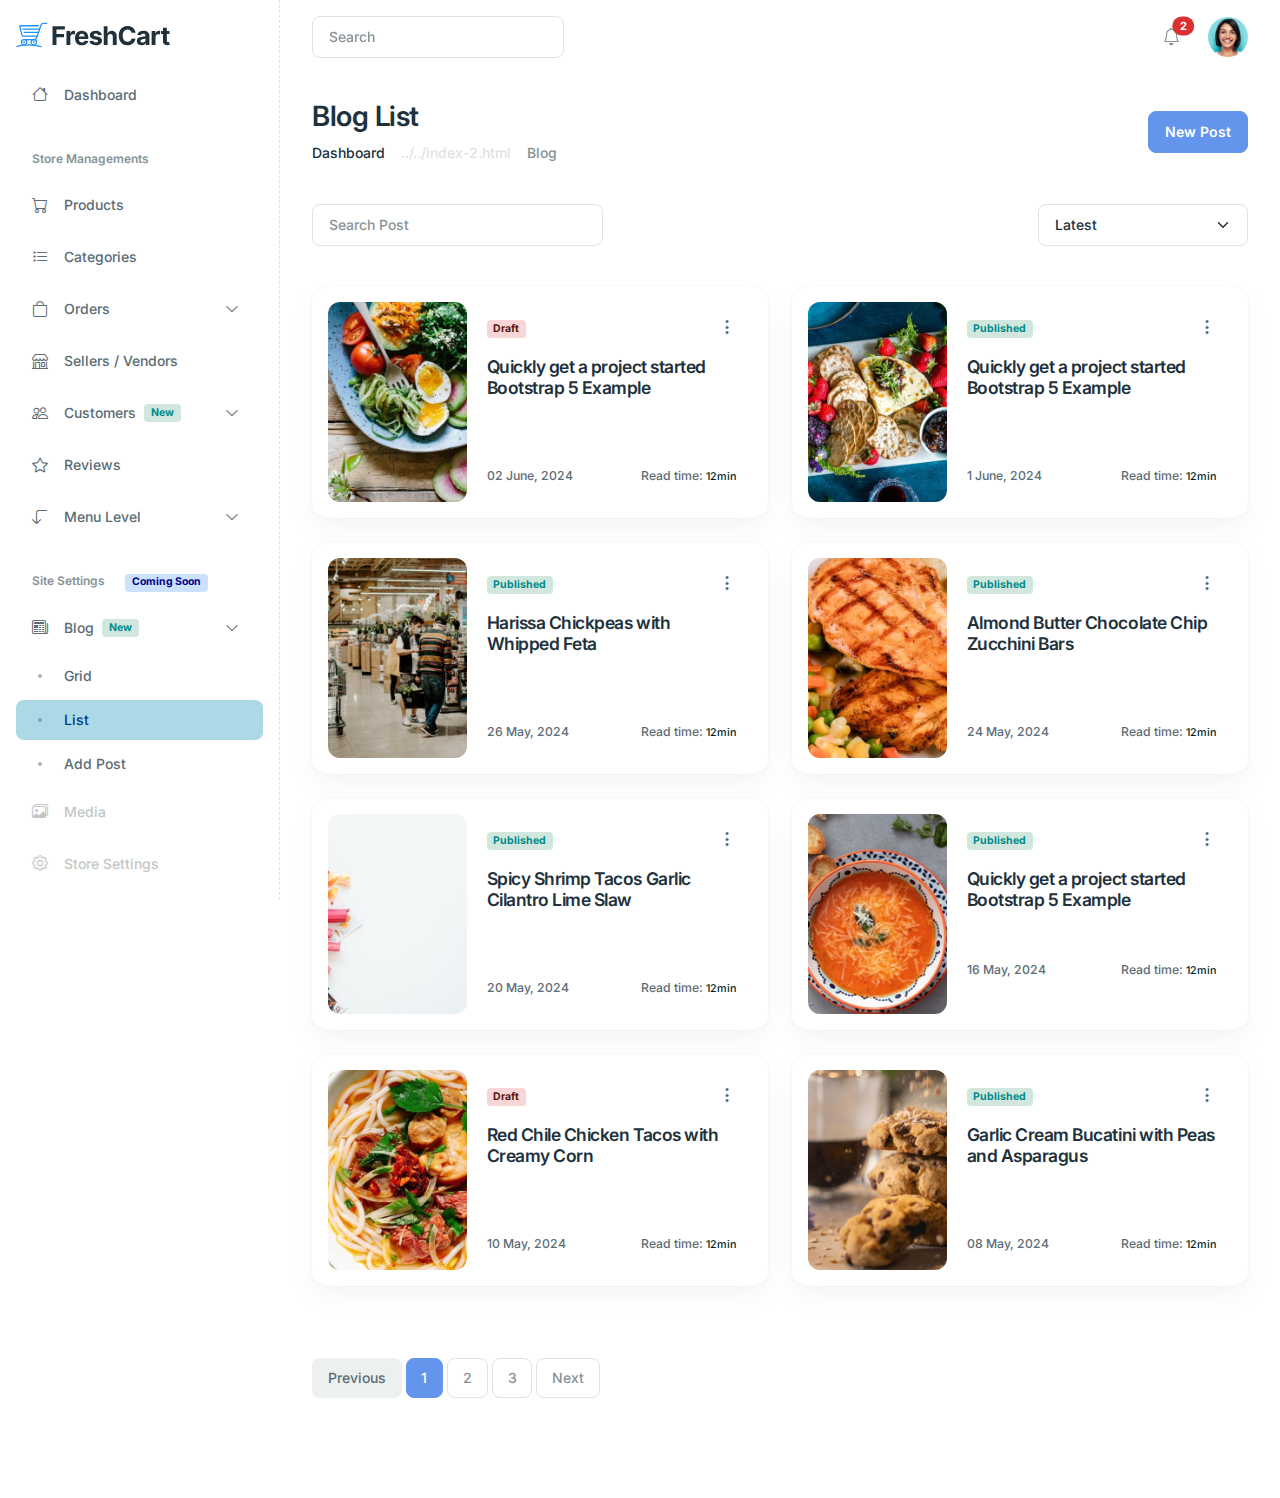
<file: dashboard/blog-list.html>
<!DOCTYPE html>
<html lang="en">
	
<!-- Mirrored from freshcart.codescandy.com/dashboard/blog-list.html by HTTrack Website Copier/3.x [XR&CO'2014], Thu, 14 Nov 2024 06:09:19 GMT -->
<head>
		<!-- Required meta tags -->
<meta charset="utf-8">
<meta name="viewport" content="width=device-width, initial-scale=1, shrink-to-fit=no">
<meta content="Codescandy" name="author">
		<title>Blog List Dashboard eCommerce HTML Template - FreshCart</title>
		<!-- Favicon icon-->
<link rel="shortcut icon" type="image/x-icon" href="../assets/images/favicon/favicon.ico">


<!-- Libs CSS -->
<link href="../assets/libs/bootstrap-icons/font/bootstrap-icons.min.css" rel="stylesheet">
<link href="../assets/libs/feather-webfont/dist/feather-icons.css" rel="stylesheet">
<link href="../assets/libs/simplebar/dist/simplebar.min.css" rel="stylesheet">


<!-- Theme CSS -->
<link rel="stylesheet" href="../assets/css/theme.min.css">
<script async src="https://www.googletagmanager.com/gtag/js?id=G-M8S4MT3EYG"></script>
<script>
   window.dataLayer = window.dataLayer || [];
   function gtag() {
      dataLayer.push(arguments);
   }
   gtag("js", new Date());

   gtag("config", "G-M8S4MT3EYG");
</script>
 <script type="text/javascript">
   (function (c, l, a, r, i, t, y) {
      c[a] =
         c[a] ||
         function () {
            (c[a].q = c[a].q || []).push(arguments);
         };
      t = l.createElement(r);
      t.async = 1;
      t.src = "https://www.clarity.ms/tag/" + i;
      y = l.getElementsByTagName(r)[0];
      y.parentNode.insertBefore(t, y);
   })(window, document, "clarity", "script", "kuc8w5o9nt");
</script>

	</head>

	<body>
		<!-- navbar -->
<nav class="navbar navbar-expand-lg navbar-glass">
	<div class="container-fluid">
		<div class="d-flex justify-content-between align-items-center w-100">
			<div class="d-flex align-items-center">
				<a class="text-inherit d-block d-xl-none me-4" data-bs-toggle="offcanvas" href="#offcanvasExample" role="button" aria-controls="offcanvasExample">
					<svg xmlns="http://www.w3.org/2000/svg" width="32" height="32" fill="currentColor" class="bi bi-text-indent-right" viewBox="0 0 16 16">
						<path
							d="M2 3.5a.5.5 0 0 1 .5-.5h11a.5.5 0 0 1 0 1h-11a.5.5 0 0 1-.5-.5zm10.646 2.146a.5.5 0 0 1 .708.708L11.707 8l1.647 1.646a.5.5 0 0 1-.708.708l-2-2a.5.5 0 0 1 0-.708l2-2zM2 6.5a.5.5 0 0 1 .5-.5h6a.5.5 0 0 1 0 1h-6a.5.5 0 0 1-.5-.5zm0 3a.5.5 0 0 1 .5-.5h6a.5.5 0 0 1 0 1h-6a.5.5 0 0 1-.5-.5zm0 3a.5.5 0 0 1 .5-.5h11a.5.5 0 0 1 0 1h-11a.5.5 0 0 1-.5-.5z"
						/>
					</svg>
				</a>

				<form role="search">
					<label for="search" class="form-label visually-hidden">Search</label>
					<input class="form-control" type="search" placeholder="Search" aria-label="Search" id="search" />
				</form>
			</div>
			<div>
				<ul class="list-unstyled d-flex align-items-center mb-0 ms-5 ms-lg-0">
					<li class="dropdown-center">
						<a class="position-relative btn-icon btn-ghost-secondary btn rounded-circle" href="#" role="button" data-bs-toggle="dropdown" aria-expanded="false">
							<i class="bi bi-bell fs-5"></i>
							<span class="position-absolute top-0 start-100 translate-middle badge rounded-pill bg-danger mt-2 ms-n2">
								2
								<span class="visually-hidden">unread messages</span>
							</span>
						</a>
						<div class="dropdown-menu dropdown-menu-end dropdown-menu-lg p-0 border-0">
							<div class="border-bottom p-5 d-flex justify-content-between align-items-center">
								<div>
									<h5 class="mb-1">Notifications</h5>
									<p class="mb-0 small">You have 2 unread messages</p>
								</div>
								<a href="#!" class="text-muted">
									<a href="#" class="btn btn-ghost-secondary btn-icon rounded-circle" data-bs-toggle="tooltip" data-bs-placement="bottom" data-bs-title="Mark all as read">
										<svg xmlns="http://www.w3.org/2000/svg" width="14" height="14" fill="currentColor" class="bi bi-check2-all text-success" viewBox="0 0 16 16">
											<path
												d="M12.354 4.354a.5.5 0 0 0-.708-.708L5 10.293 1.854 7.146a.5.5 0 1 0-.708.708l3.5 3.5a.5.5 0 0 0 .708 0l7-7zm-4.208 7-.896-.897.707-.707.543.543 6.646-6.647a.5.5 0 0 1 .708.708l-7 7a.5.5 0 0 1-.708 0z"
											/>
											<path d="m5.354 7.146.896.897-.707.707-.897-.896a.5.5 0 1 1 .708-.708z" />
										</svg>
									</a>
								</a>
							</div>
							<div data-simplebar style="height: 250px">
								<!-- List group -->
								<ul class="list-group list-group-flush notification-list-scroll fs-6">
									<!-- List group item -->
									<li class="list-group-item px-5 py-4 list-group-item-action active">
										<a href="#!" class="text-muted">
											<div class="d-flex">
												<img src="../assets/images/avatar/avatar-1.jpg" alt="" class="avatar avatar-md rounded-circle" />
												<div class="ms-4">
													<p class="mb-1">
														<span class="text-dark">Your order is placed</span>
														waiting for shipping
													</p>
													<span>
														<svg xmlns="http://www.w3.org/2000/svg" width="12" height="12" fill="currentColor" class="bi bi-clock text-muted" viewBox="0 0 16 16">
															<path d="M8 3.5a.5.5 0 0 0-1 0V9a.5.5 0 0 0 .252.434l3.5 2a.5.5 0 0 0 .496-.868L8 8.71V3.5z" />
															<path d="M8 16A8 8 0 1 0 8 0a8 8 0 0 0 0 16zm7-8A7 7 0 1 1 1 8a7 7 0 0 1 14 0z" />
														</svg>
														<small class="ms-2">1 minute ago</small>
													</span>
												</div>
											</div>
										</a>
									</li>
									<li class="list-group-item px-5 py-4 list-group-item-action">
										<a href="#!" class="text-muted">
											<div class="d-flex">
												<img src="../assets/images/avatar/avatar-5.jpg" alt="" class="avatar avatar-md rounded-circle" />
												<div class="ms-4">
													<p class="mb-1">
														<span class="text-dark">Jitu Chauhan</span>
														answered to your pending order list with notes
													</p>
													<span>
														<svg xmlns="http://www.w3.org/2000/svg" width="12" height="12" fill="currentColor" class="bi bi-clock text-muted" viewBox="0 0 16 16">
															<path d="M8 3.5a.5.5 0 0 0-1 0V9a.5.5 0 0 0 .252.434l3.5 2a.5.5 0 0 0 .496-.868L8 8.71V3.5z" />
															<path d="M8 16A8 8 0 1 0 8 0a8 8 0 0 0 0 16zm7-8A7 7 0 1 1 1 8a7 7 0 0 1 14 0z" />
														</svg>
														<small class="ms-2">2 days ago</small>
													</span>
												</div>
											</div>
										</a>
									</li>
									<li class="list-group-item px-5 py-4 list-group-item-action">
										<a href="#!" class="text-muted">
											<div class="d-flex">
												<img src="../assets/images/avatar/avatar-2.jpg" alt="" class="avatar avatar-md rounded-circle" />
												<div class="ms-4">
													<p class="mb-1">
														<span class="text-dark">You have new messages</span>
														2 unread messages
													</p>
													<span>
														<svg xmlns="http://www.w3.org/2000/svg" width="12" height="12" fill="currentColor" class="bi bi-clock text-muted" viewBox="0 0 16 16">
															<path d="M8 3.5a.5.5 0 0 0-1 0V9a.5.5 0 0 0 .252.434l3.5 2a.5.5 0 0 0 .496-.868L8 8.71V3.5z" />
															<path d="M8 16A8 8 0 1 0 8 0a8 8 0 0 0 0 16zm7-8A7 7 0 1 1 1 8a7 7 0 0 1 14 0z" />
														</svg>
														<small class="ms-2">3 days ago</small>
													</span>
												</div>
											</div>
										</a>
									</li>
								</ul>
							</div>
							<div class="border-top px-5 py-4 text-center">
								<a href="#!">View All</a>
							</div>
						</div>
					</li>
					<li class="dropdown ms-4">
						<a href="#" role="button" data-bs-toggle="dropdown" aria-expanded="false">
							<img src="../assets/images/avatar/avatar-1.jpg" alt="" class="avatar avatar-md rounded-circle" />
						</a>

						<div class="dropdown-menu dropdown-menu-end p-0">
							<div class="lh-1 px-5 py-4 border-bottom">
								<h5 class="mb-1 h6">FreshCart Admin</h5>
								<small>admindemo@email.com</small>
							</div>

							<ul class="list-unstyled px-2 py-3">
								<li>
									<a class="dropdown-item" href="#!">Home</a>
								</li>
								<li>
									<a class="dropdown-item" href="#!">Profile</a>
								</li>

								<li>
									<a class="dropdown-item" href="#!">Settings</a>
								</li>
							</ul>
							<div class="border-top px-5 py-3">
								<a href="#">Log Out</a>
							</div>
						</div>
					</li>
				</ul>
			</div>
		</div>
	</div>
</nav>

		<div class="main-wrapper">
			<!-- navbar vertical -->
			<!-- navbar -->
<nav class="navbar-vertical-nav d-none d-xl-block">
	<div class="navbar-vertical">
		<div class="px-4 py-5">
			<a href="../index.html" class="navbar-brand">
				<img src="../assets/images/logo/freshcart-logo.svg" alt="" />
			</a>
		</div>
		<div class="navbar-vertical-content flex-grow-1" data-simplebar="">
			<ul class="navbar-nav flex-column" id="sideNavbar">
				<li class="nav-item">
					<a class="nav-link " href="index.html">
						<div class="d-flex align-items-center">
							<span class="nav-link-icon"><i class="bi bi-house"></i></span>
							<span class="nav-link-text">Dashboard</span>
						</div>
					</a>
				</li>
				<li class="nav-item mt-6 mb-3">
					<span class="nav-label">Store Managements</span>
				</li>
				<li class="nav-item">
					<a class="nav-link " href="products.html">
						<div class="d-flex align-items-center">
							<span class="nav-link-icon"><i class="bi bi-cart"></i></span>
							<span class="nav-link-text">Products</span>
						</div>
					</a>
				</li>
				<li class="nav-item">
					<a class="nav-link " href="categories.html">
						<div class="d-flex align-items-center">
							<span class="nav-link-icon"><i class="bi bi-list-task"></i></span>
							<span class="nav-link-text">Categories</span>
						</div>
					</a>
				</li>
				<li class="nav-item">
					<a
						class="nav-link  collapsed "
						href="#"
						data-bs-toggle="collapse"
						data-bs-target="#navCategoriesOrders"
						aria-expanded="false"
						aria-controls="navCategoriesOrders"
					>
						<div class="d-flex align-items-center">
							<span class="nav-link-icon"><i class="bi bi-bag"></i></span>
							<span class="nav-link-text">Orders</span>
						</div>
					</a>
					<div id="navCategoriesOrders" class="collapse " data-bs-parent="#sideNavbar">
						<ul class="nav flex-column">
							<li class="nav-item">
								<a class="nav-link  active " href="order-list.html">List</a>
							</li>
							<!-- Nav item -->
							<li class="nav-item">
								<a class="nav-link " href="order-single.html">Single</a>
							</li>
						</ul>
					</div>
				</li>

				<li class="nav-item">
					<a class="nav-link " href="vendor-grid.html">
						<div class="d-flex align-items-center">
							<span class="nav-link-icon"><i class="bi bi-shop"></i></span>
							<span class="nav-link-text">Sellers / Vendors</span>
						</div>
					</a>
				</li>
				<li class="nav-item">
					<a
						class="nav-link  collapsed "
						href="#"
						data-bs-toggle="collapse"
						data-bs-target="#navCustomer"
						aria-expanded="false"
						aria-controls="navCustomer"
					>
						<div class="d-flex align-items-center">
							<span class="nav-link-icon"><i class="bi bi-people"></i></span>
							<span class="nav-link-text">Customers</span>
							<span class="badge bg-light-success text-dark-success ms-2">New</span>
						</div>
					</a>
					<div id="navCustomer" class="collapse " data-bs-parent="#sideNavbar">
						<ul class="nav flex-column">
							<li class="nav-item">
								<a class="nav-link " href="customers.html">Customers</a>
							</li>
							<!-- Nav item -->
							<li class="nav-item">
								<a class="nav-link " href="create-customers.html">Create Customers</a>
							</li>
							<!-- Nav item -->
							<li class="nav-item">
								<a class="nav-link " href="customers-edits.html">Edit Customers</a>
							</li>
						</ul>
					</div>
				</li>

				<li class="nav-item">
					<a class="nav-link " href="reviews.html">
						<div class="d-flex align-items-center">
							<span class="nav-link-icon"><i class="bi bi-star"></i></span>
							<span class="nav-link-text">Reviews</span>
						</div>
					</a>
				</li>
				<!-- Nav item -->
				<li class="nav-item">
					<a
						class="nav-link  collapsed "
						href="#"
						data-bs-toggle="collapse"
						data-bs-target="#navMenuLevelFirst"
						aria-expanded="false"
						aria-controls="navMenuLevelFirst"
					>
						<span class="nav-link-icon"><i class="bi bi-arrow-90deg-down"></i></span>
						<span class="nav-link-text">Menu Level</span>
					</a>
					<div id="navMenuLevelFirst" class="collapse " data-bs-parent="#sideNavbar">
						<ul class="nav flex-column">
							<li class="nav-item">
								<a
									class="nav-link "
									href="#"
									data-bs-toggle="collapse"
									data-bs-target="#navMenuLevelSecond1"
									aria-expanded="false"
									aria-controls="navMenuLevelSecond1"
								>
									Two Level
								</a>
								<div id="navMenuLevelSecond1" class="collapse" data-bs-parent="#navMenuLevel">
									<ul class="nav flex-column">
										<li class="nav-item">
											<a class="nav-link " href="#">NavItem 1</a>
										</li>
										<li class="nav-item">
											<a class="nav-link " href="#">NavItem 2</a>
										</li>
									</ul>
								</div>
							</li>
							<li class="nav-item">
								<a
									class="nav-link  collapsed "
									href="#"
									data-bs-toggle="collapse"
									data-bs-target="#navMenuLevelThreeOne1"
									aria-expanded="false"
									aria-controls="navMenuLevelThreeOne1"
								>
									Three Level
								</a>
								<div id="navMenuLevelThreeOne1" class="collapse " data-bs-parent="#navMenuLevel">
									<ul class="nav flex-column">
										<li class="nav-item">
											<a
												class="nav-link  collapsed "
												href="#"
												data-bs-toggle="collapse"
												data-bs-target="#navMenuLevelThreeTwo"
												aria-expanded="false"
												aria-controls="navMenuLevelThreeTwo"
											>
												NavItem 1
											</a>
											<div id="navMenuLevelThreeTwo" class="collapse collapse " data-bs-parent="#navMenuLevelThree">
												<ul class="nav flex-column">
													<li class="nav-item">
														<a class="nav-link " href="#">NavChild Item 1</a>
													</li>
												</ul>
											</div>
										</li>
										<li class="nav-item">
											<a class="nav-link " href="#">Nav Item 2</a>
										</li>
									</ul>
								</div>
							</li>
						</ul>
					</div>
				</li>

				<li class="nav-item mt-6 mb-3">
					<span class="nav-label">Site Settings</span>
					<span class="badge bg-light-info text-dark-info">Coming Soon</span>
				</li>
				<li class="nav-item">
					<a class="nav-link " href="#" data-bs-toggle="collapse" data-bs-target="#navBlog" aria-expanded="false" aria-controls="navBlog">
						<div class="d-flex align-items-center">
							<span class="nav-link-icon"><i class="bi bi-newspaper"></i></span>
							<span class="nav-link-text">Blog</span>
							<span class="badge bg-light-success text-dark-success ms-2">New</span>
						</div>
					</a>
					<div id="navBlog" class="collapse  show " data-bs-parent="#sideNavbar">
						<ul class="nav flex-column">
							<li class="nav-item">
								<a class="nav-link " href="blog-grid.html">Grid</a>
							</li>
							<!-- Nav item -->
							<li class="nav-item">
								<a class="nav-link  active " href="blog-list.html">List</a>
							</li>
							<!-- Nav item -->
							<li class="nav-item">
								<a class="nav-link " href="blog-new-post.html">Add Post</a>
							</li>
						</ul>
					</div>
				</li>

				<li class="nav-item">
					<a class="nav-link disabled" href="#!">
						<div class="d-flex align-items-center">
							<span class="nav-link-icon"><i class="bi bi-images"></i></span>
							<span class="nav-link-text">Media</span>
						</div>
					</a>
				</li>
				<li class="nav-item">
					<a class="nav-link disabled" href="#!">
						<div class="d-flex align-items-center">
							<span class="nav-link-icon"><i class="bi bi-gear"></i></span>
							<span class="nav-link-text">Store Settings</span>
						</div>
					</a>
				</li>

				<li class="nav-item mt-6 mb-3">
					<span class="nav-label">Support</span>
					<span class="badge bg-light-info text-dark-info">Coming Soon</span>
				</li>
				<li class="nav-item">
					<a class="nav-link disabled" href="#!">
						<div class="d-flex align-items-center">
							<span class="nav-link-icon"><i class="bi bi-headphones"></i></span>
							<span class="nav-link-text">Support Ticket</span>
						</div>
					</a>
				</li>
				<li class="nav-item">
					<a class="nav-link disabled" href="#">
						<div class="d-flex align-items-center">
							<span class="nav-link-icon"><i class="bi bi-question-circle"></i></span>
							<span class="nav-link-text">Help Center</span>
						</div>
					</a>
				</li>
				<li class="nav-item">
					<a class="nav-link disabled" href="#!">
						<div class="d-flex align-items-center">
							<span class="nav-link-icon"><i class="bi bi-infinity"></i></span>
							<span class="nav-link-text">How FreshCart Works</span>
						</div>
					</a>
				</li>

				<li class="nav-item mt-6 mb-3">
					<span class="nav-label">Our Apps</span>
				</li>
				<li class="nav-item">
					<a class="nav-link disabled" href="#!">
						<div class="d-flex align-items-center">
							<span class="nav-link-icon"><i class="bi bi-apple"></i></span>
							<span class="nav-link-text">Apple Store</span>
						</div>
					</a>
				</li>
				<li class="nav-item">
					<a class="nav-link disabled" href="#!">
						<div class="d-flex align-items-center">
							<span class="nav-link-icon"><i class="bi bi-google-play"></i></span>
							<span class="nav-link-text">Google Play Store</span>
						</div>
					</a>
				</li>
			</ul>
		</div>
	</div>
</nav>

<nav class="navbar-vertical-nav offcanvas offcanvas-start navbar-offcanvac" tabindex="-1" id="offcanvasExample">
	<div class="navbar-vertical">
		<div class="px-4 py-5 d-flex justify-content-between align-items-center">
			<a href="../index.html" class="navbar-brand">
				<img src="../assets/images/logo/freshcart-logo.svg" alt="" />
			</a>
			<button type="button" class="btn-close" data-bs-dismiss="offcanvas" aria-label="Close"></button>
		</div>
		<div class="navbar-vertical-content flex-grow-1" data-simplebar="">
			<ul class="navbar-nav flex-column">
				<li class="nav-item">
					<a class="nav-link " href="index.html">
						<div class="d-flex align-items-center">
							<span class="nav-link-icon"><i class="bi bi-house"></i></span>
							<span>Dashboard</span>
						</div>
					</a>
				</li>
				<li class="nav-item mt-6 mb-3">
					<span class="nav-label">Store Managements</span>
				</li>
				<li class="nav-item">
					<a class="nav-link " href="products.html">
						<div class="d-flex align-items-center">
							<span class="nav-link-icon"><i class="bi bi-cart"></i></span>
							<span class="nav-link-text">Products</span>
						</div>
					</a>
				</li>
				<li class="nav-item">
					<a class="nav-link " href="categories.html">
						<div class="d-flex align-items-center">
							<span class="nav-link-icon"><i class="bi bi-list-task"></i></span>
							<span class="nav-link-text">Categories</span>
						</div>
					</a>
				</li>
				<li class="nav-item">
					<a class="nav-link  collapsed " href="#" data-bs-toggle="collapse" data-bs-target="#navOrders" aria-expanded="false" aria-controls="navOrders">
						<div class="d-flex align-items-center">
							<span class="nav-link-icon"><i class="bi bi-bag"></i></span>
							<span class="nav-link-text">Orders</span>
						</div>
					</a>
					<div id="navOrders" class="collapse " data-bs-parent="#sideNavbar">
						<ul class="nav flex-column">
							<li class="nav-item">
								<a class="nav-link  active " href="order-list.html">List</a>
							</li>
							<!-- Nav item -->
							<li class="nav-item">
								<a class="nav-link " href="order-single.html">Single</a>
							</li>
						</ul>
					</div>
				</li>
				<li class="nav-item">
					<a class="nav-link " href="vendor-grid.html">
						<div class="d-flex align-items-center">
							<span class="nav-link-icon"><i class="bi bi-shop"></i></span>
							<span class="nav-link-text">Sellers / Vendors</span>
						</div>
					</a>
				</li>
				<li class="nav-item">
					<a class="nav-link " href="customers.html">
						<div class="d-flex align-items-center">
							<span class="nav-link-icon"><i class="bi bi-people"></i></span>
							<span class="nav-link-text">Customers</span>
						</div>
					</a>
				</li>
				<li class="nav-item">
					<a class="nav-link " href="reviews.html">
						<div class="d-flex align-items-center">
							<span class="nav-link-icon"><i class="bi bi-star"></i></span>
							<span class="nav-link-text">Reviews</span>
						</div>
					</a>
				</li>
				<li class="nav-item mt-6 mb-3">
					<span class="nav-label">Site Settings</span>
					<span class="badge bg-light-info text-dark-info">Coming Soon</span>
				</li>
				<li class="nav-item">
					<a class="nav-link " href="#!">
						<div class="d-flex align-items-center">
							<span class="nav-link-icon"><i class="bi bi-newspaper"></i></span>
							<span class="nav-link-text">Blog</span>
						</div>
					</a>
				</li>
				<li class="nav-item">
					<a class="nav-link disabled" href="#">
						<div class="d-flex align-items-center">
							<span class="nav-link-icon"><i class="bi bi-images"></i></span>
							<span class="nav-link-text">Media</span>
						</div>
					</a>
				</li>
				<li class="nav-item">
					<a class="nav-link disabled" href="#!">
						<div class="d-flex align-items-center">
							<span class="nav-link-icon"><i class="bi bi-gear"></i></span>
							<span class="nav-link-text">Store Settings</span>
						</div>
					</a>
				</li>
				<li class="nav-item mt-6 mb-3">
					<span class="nav-label">Support</span>
					<span class="badge bg-light-info text-dark-info">Coming Soon</span>
				</li>
				<li class="nav-item">
					<a class="nav-link disabled" href="#!">
						<div class="d-flex align-items-center">
							<span class="nav-link-icon"><i class="bi bi-headphones"></i></span>
							<span class="nav-link-text">Support Ticket</span>
						</div>
					</a>
				</li>
				<li class="nav-item">
					<a class="nav-link disabled" href="#">
						<div class="d-flex align-items-center">
							<span class="nav-link-icon"><i class="bi bi-question-circle"></i></span>
							<span class="nav-link-text">Help Center</span>
						</div>
					</a>
				</li>
				<li class="nav-item">
					<a class="nav-link disabled" href="#!">
						<div class="d-flex align-items-center">
							<span class="nav-link-icon"><i class="bi bi-infinity"></i></span>
							<span class="nav-link-text">How FreshCart Works</span>
						</div>
					</a>
				</li>

				<li class="nav-item mt-6 mb-3">
					<span class="nav-label">Our Apps</span>
				</li>
				<li class="nav-item">
					<a class="nav-link disabled" href="#!">
						<div class="d-flex align-items-center">
							<span class="nav-link-icon"><i class="bi bi-apple"></i></span>
							<span class="nav-link-text">Apple Store</span>
						</div>
					</a>
				</li>
				<li class="nav-item">
					<a class="nav-link disabled" href="#!">
						<div class="d-flex align-items-center">
							<span class="nav-link-icon"><i class="bi bi-google-play"></i></span>
							<span class="nav-link-text">Google Play Store</span>
						</div>
					</a>
				</li>
				<li id="navMenuLevel" class="collapse " data-bs-parent="#sideNavbar">
					<ul class="nav flex-column">
						<li class="nav-item">
							<a
								class="nav-link "
								href="#"
								data-bs-toggle="collapse"
								data-bs-target="#navMenuLevelSecond2"
								aria-expanded="false"
								aria-controls="navMenuLevelSecond2"
							>
								Two Level
							</a>
							<div id="navMenuLevelSecond2" class="collapse" data-bs-parent="#navMenuLevel">
								<ul class="nav flex-column">
									<li class="nav-item">
										<a class="nav-link " href="#">NavItem 1</a>
									</li>
									<li class="nav-item">
										<a class="nav-link " href="#">NavItem 2</a>
									</li>
								</ul>
							</div>
						</li>
						<li class="nav-item">
							<a
								class="nav-link  collapsed "
								href="#"
								data-bs-toggle="collapse"
								data-bs-target="#navMenuLevelThree2"
								aria-expanded="false"
								aria-controls="navMenuLevelThree2"
							>
								Three Level
							</a>
							<div id="navMenuLevelThree2" class="collapse " data-bs-parent="#navMenuLevel">
								<ul class="nav flex-column">
									<li class="nav-item">
										<a
											class="nav-link  collapsed "
											href="#"
											data-bs-toggle="collapse"
											data-bs-target="#navMenuLevelThree3"
											aria-expanded="false"
											aria-controls="navMenuLevelThree3"
										>
											NavItem 1
										</a>
										<div id="navMenuLevelThree3" class="collapse collapse " data-bs-parent="#navMenuLevelThree">
											<ul class="nav flex-column">
												<li class="nav-item">
													<a class="nav-link " href="#">NavChild Item 1</a>
												</li>
											</ul>
										</div>
									</li>
									<li class="nav-item">
										<a class="nav-link " href="#">Nav Item 2</a>
									</li>
								</ul>
							</div>
						</li>
					</ul>
				</li>
			</ul>
		</div>
	</div>
</nav>

			<main class="main-content-wrapper">
				<div class="container">
					<div class="row mb-9">
						<div class="col-md-12">
							<div class="d-flex flex-row justify-content-between align-items-center">
								<div>
									<h2>Blog List</h2>
									<!-- breacrumb -->
									<nav aria-label="breadcrumb">
										<ol class="breadcrumb mb-0">
											<li class="breadcrumb-item"><a href="#" class="text-inherit">Dashboard</a></li>
											<li class="breadcrumb-item active" aria-current="page">Blog</li>
										</ol>
									</nav>
								</div>
								<div>
									<a href="blog-new-post.html" class="btn btn-primary">New Post</a>
								</div>
							</div>
						</div>
					</div>
					<div class="row">
						<div class="col-xl-12 col-12 mb-9">
							<div class="row justify-content-between d-flex flex-md-row flex-column gap-2">
								<div class="col-lg-4 col-md-4 col-12">
									<form class="d-flex" role="search">
										<label for="postSearch" class="form-label visually-hidden">Search Post</label>
										<input class="form-control" type="search" placeholder="Search Post" aria-label="Search" id="postSearch" />
									</form>
								</div>
								<div class="col-lg-3 col-md-4 col-12">
									<!-- main -->
									<label for="postbyDate" class="form-label visually-hidden">Post by Date</label>
									<select class="form-select" id="postbyDate">
										<option selected>Latest</option>
										<option value="Popular">Popular</option>
										<option value="Oldest">Oldest</option>
									</select>
								</div>
							</div>
						</div>
					</div>
					<div class="row g-6">
						<div class="col-lg-6 col-12">
							<div class="card card-lg rounded-4 border-0 card-lift">
								<div class="row g-1 p-4">
									<div class="col-md-4">
										<div class="img-zoom">
											<a href="../pages/blog-single.html">
												<img src="../assets/images/blog/blog-img-1.jpg" alt="blog img" class="rounded-3 object-fit-cover thumbnail-cover-img" />
											</a>
										</div>
									</div>
									<div class="col-md-8">
										<div class="card-body d-flex flex-column gap-4 gap-lg-8 h-100">
											<div class="d-flex flex-column gap-4">
												<div class="d-flex flex-row justify-content-between align-items-center">
													<span class="badge bg-light-danger text-dark-danger">Draft</span>
													<div>
														<div class="dropdown">
															<a href="#" class="text-reset" data-bs-toggle="dropdown" aria-expanded="false">
																<i class="feather-icon icon-more-vertical fs-5"></i>
															</a>
															<ul class="dropdown-menu">
																<li>
																	<a class="dropdown-item" href="#">
																		<i class="bi bi-eye-fill me-3"></i>
																		View
																	</a>
																</li>

																<li>
																	<a class="dropdown-item" href="#">
																		<i class="bi bi-pencil-square me-3"></i>
																		Edit
																	</a>
																</li>
																<li>
																	<a class="dropdown-item text-danger" href="#">
																		<i class="bi bi-trash me-3"></i>
																		Delete
																	</a>
																</li>
															</ul>
														</div>
													</div>
												</div>
												<h3 class="mb-0 h5">
													<a href="../pages/blog-single.html" class="text-reset">Quickly get a project started Bootstrap 5 Example</a>
												</h3>
											</div>
											<div class="d-flex flex-md-row justify-content-between align-items-center mt-auto">
												<small class="">02 June, 2024</small>
												<small class="">
													Read time:
													<small class="text-dark">12min</small>
												</small>
											</div>
										</div>
									</div>
								</div>
							</div>
						</div>
						<div class="col-lg-6 col-12">
							<div class="card card-lg rounded-4 border-0 card-lift">
								<div class="row g-1 p-4">
									<div class="col-md-4">
										<div class="img-zoom">
											<a href="../pages/blog-single.html">
												<img src="../assets/images/blog/blog-img-2.jpg" alt="blog img" class="rounded-3 object-fit-cover thumbnail-cover-img" />
											</a>
										</div>
									</div>
									<div class="col-md-8">
										<div class="card-body d-flex flex-column gap-4 gap-lg-8 h-100">
											<div class="d-flex flex-column gap-4">
												<div class="d-flex flex-row justify-content-between align-items-center">
													<span class="badge bg-light-success text-dark-success">Published</span>
													<div>
														<div class="dropdown">
															<a href="#" class="text-reset" data-bs-toggle="dropdown" aria-expanded="false">
																<i class="feather-icon icon-more-vertical fs-5"></i>
															</a>
															<ul class="dropdown-menu">
																<li>
																	<a class="dropdown-item" href="#">
																		<i class="bi bi-eye-fill me-3"></i>
																		View
																	</a>
																</li>

																<li>
																	<a class="dropdown-item" href="#">
																		<i class="bi bi-pencil-square me-3"></i>
																		Edit
																	</a>
																</li>
																<li>
																	<a class="dropdown-item text-danger" href="#">
																		<i class="bi bi-trash me-3"></i>
																		Delete
																	</a>
																</li>
															</ul>
														</div>
													</div>
												</div>
												<h3 class="mb-0 h5">
													<a href="../pages/blog-single.html" class="text-reset">Quickly get a project started Bootstrap 5 Example</a>
												</h3>
											</div>
											<div class="d-flex flex-md-row justify-content-between align-items-center mt-auto">
												<small class="">1 June, 2024</small>
												<small class="">
													Read time:
													<small class="text-dark">12min</small>
												</small>
											</div>
										</div>
									</div>
								</div>
							</div>
						</div>
						<div class="col-lg-6 col-12">
							<div class="card card-lg rounded-4 border-0 card-lift">
								<div class="row g-1 p-4">
									<div class="col-md-4">
										<div class="img-zoom">
											<a href="../pages/blog-single.html">
												<img src="../assets/images/blog/blog-img-3.jpg" alt="blog img" class="rounded-3 object-fit-cover thumbnail-cover-img" />
											</a>
										</div>
									</div>
									<div class="col-md-8">
										<div class="card-body d-flex flex-column gap-4 gap-lg-8 h-100">
											<div class="d-flex flex-column gap-4">
												<div class="d-flex flex-row justify-content-between align-items-center">
													<span class="badge bg-light-success text-dark-success">Published</span>
													<div>
														<div class="dropdown">
															<a href="#" class="text-reset" data-bs-toggle="dropdown" aria-expanded="false">
																<i class="feather-icon icon-more-vertical fs-5"></i>
															</a>
															<ul class="dropdown-menu">
																<li>
																	<a class="dropdown-item" href="#">
																		<i class="bi bi-eye-fill me-3"></i>
																		View
																	</a>
																</li>

																<li>
																	<a class="dropdown-item" href="#">
																		<i class="bi bi-pencil-square me-3"></i>
																		Edit
																	</a>
																</li>
																<li>
																	<a class="dropdown-item text-danger" href="#">
																		<i class="bi bi-trash me-3"></i>
																		Delete
																	</a>
																</li>
															</ul>
														</div>
													</div>
												</div>
												<h3 class="mb-0 h5">
													<a href="../pages/blog-single.html" class="text-reset">Harissa Chickpeas with Whipped Feta</a>
												</h3>
											</div>
											<div class="d-flex flex-md-row justify-content-between align-items-center mt-auto">
												<small class="">26 May, 2024</small>
												<small class="">
													Read time:
													<small class="text-dark">12min</small>
												</small>
											</div>
										</div>
									</div>
								</div>
							</div>
						</div>
						<div class="col-lg-6 col-12">
							<div class="card card-lg rounded-4 border-0 card-lift">
								<div class="row g-1 p-4">
									<div class="col-md-4">
										<div class="img-zoom">
											<a href="../pages/blog-single.html">
												<img src="../assets/images/blog/blog-img-4.jpg" alt="blog img" class="rounded-3 object-fit-cover thumbnail-cover-img" />
											</a>
										</div>
									</div>
									<div class="col-md-8">
										<div class="card-body d-flex flex-column gap-4 gap-lg-8 h-100">
											<div class="d-flex flex-column gap-4">
												<div class="d-flex flex-row justify-content-between align-items-center">
													<span class="badge bg-light-success text-dark-success">Published</span>
													<div>
														<div class="dropdown">
															<a href="#" class="text-reset" data-bs-toggle="dropdown" aria-expanded="false">
																<i class="feather-icon icon-more-vertical fs-5"></i>
															</a>
															<ul class="dropdown-menu">
																<li>
																	<a class="dropdown-item" href="#">
																		<i class="bi bi-eye-fill me-3"></i>
																		View
																	</a>
																</li>

																<li>
																	<a class="dropdown-item" href="#">
																		<i class="bi bi-pencil-square me-3"></i>
																		Edit
																	</a>
																</li>
																<li>
																	<a class="dropdown-item text-danger" href="#">
																		<i class="bi bi-trash me-3"></i>
																		Delete
																	</a>
																</li>
															</ul>
														</div>
													</div>
												</div>
												<h3 class="mb-0 h5">
													<a href="../pages/blog-single.html" class="text-reset">Almond Butter Chocolate Chip Zucchini Bars</a>
												</h3>
											</div>
											<div class="d-flex flex-md-row justify-content-between align-items-center mt-auto">
												<small class="">24 May, 2024</small>
												<small class="">
													Read time:
													<small class="text-dark">12min</small>
												</small>
											</div>
										</div>
									</div>
								</div>
							</div>
						</div>
						<div class="col-lg-6 col-12">
							<div class="card card-lg rounded-4 border-0 card-lift">
								<div class="row g-1 p-4">
									<div class="col-md-4">
										<div class="img-zoom">
											<a href="../pages/blog-single.html">
												<img src="../assets/images/blog/blog-img-5.jpg" alt="blog img" class="rounded-3 object-fit-cover thumbnail-cover-img" />
											</a>
										</div>
									</div>
									<div class="col-md-8">
										<div class="card-body d-flex flex-column gap-4 gap-lg-8 h-100">
											<div class="d-flex flex-column gap-4">
												<div class="d-flex flex-row justify-content-between align-items-center">
													<span class="badge bg-light-success text-dark-success">Published</span>
													<div>
														<div class="dropdown">
															<a href="#" class="text-reset" data-bs-toggle="dropdown" aria-expanded="false">
																<i class="feather-icon icon-more-vertical fs-5"></i>
															</a>
															<ul class="dropdown-menu">
																<li>
																	<a class="dropdown-item" href="#">
																		<i class="bi bi-eye-fill me-3"></i>
																		View
																	</a>
																</li>

																<li>
																	<a class="dropdown-item" href="#">
																		<i class="bi bi-pencil-square me-3"></i>
																		Edit
																	</a>
																</li>
																<li>
																	<a class="dropdown-item text-danger" href="#">
																		<i class="bi bi-trash me-3"></i>
																		Delete
																	</a>
																</li>
															</ul>
														</div>
													</div>
												</div>
												<h3 class="mb-0 h5">
													<a href="../pages/blog-single.html" class="text-reset">Spicy Shrimp Tacos Garlic Cilantro Lime Slaw</a>
												</h3>
											</div>
											<div class="d-flex flex-md-row justify-content-between align-items-center mt-auto">
												<small class="">20 May, 2024</small>
												<small class="">
													Read time:
													<small class="text-dark">12min</small>
												</small>
											</div>
										</div>
									</div>
								</div>
							</div>
						</div>
						<div class="col-lg-6 col-12">
							<div class="card card-lg rounded-4 border-0 card-lift">
								<div class="row g-1 p-4">
									<div class="col-md-4">
										<div class="img-zoom">
											<a href="../pages/blog-single.html">
												<img src="../assets/images/blog/blog-img-9.jpg" alt="blog img" class="rounded-3 object-fit-cover thumbnail-cover-img" />
											</a>
										</div>
									</div>
									<div class="col-md-8">
										<div class="card-body d-flex flex-column gap-4 gap-lg-8 h-100">
											<div class="d-flex flex-column gap-4">
												<div class="d-flex flex-row justify-content-between align-items-center">
													<span class="badge bg-light-success text-dark-success">Published</span>
													<div>
														<div class="dropdown">
															<a href="#" class="text-reset" data-bs-toggle="dropdown" aria-expanded="false">
																<i class="feather-icon icon-more-vertical fs-5"></i>
															</a>
															<ul class="dropdown-menu">
																<li>
																	<a class="dropdown-item" href="#">
																		<i class="bi bi-eye-fill me-3"></i>
																		View
																	</a>
																</li>

																<li>
																	<a class="dropdown-item" href="#">
																		<i class="bi bi-pencil-square me-3"></i>
																		Edit
																	</a>
																</li>
																<li>
																	<a class="dropdown-item text-danger" href="#">
																		<i class="bi bi-trash me-3"></i>
																		Delete
																	</a>
																</li>
															</ul>
														</div>
													</div>
												</div>
												<h3 class="mb-0 h5">
													<a href="../pages/blog-single.html" class="text-reset">Quickly get a project started Bootstrap 5 Example</a>
												</h3>
											</div>
											<div class="d-flex flex-md-row justify-content-between align-items-center h-100">
												<small class="">16 May, 2024</small>
												<small class="">
													Read time:
													<small class="text-dark">12min</small>
												</small>
											</div>
										</div>
									</div>
								</div>
							</div>
						</div>
						<div class="col-lg-6 col-12">
							<div class="card card-lg rounded-4 border-0 card-lift">
								<div class="row g-1 p-4">
									<div class="col-md-4">
										<div class="img-zoom">
											<a href="../pages/blog-single.html">
												<img src="../assets/images/blog/blog-img-7.jpg" alt="blog img" class="rounded-3 object-fit-cover thumbnail-cover-img" />
											</a>
										</div>
									</div>
									<div class="col-md-8">
										<div class="card-body d-flex flex-column gap-4 gap-lg-8 h-100">
											<div class="d-flex flex-column gap-4">
												<div class="d-flex flex-row justify-content-between align-items-center">
													<span class="badge bg-light-danger text-dark-danger">Draft</span>
													<div>
														<div class="dropdown">
															<a href="#" class="text-reset" data-bs-toggle="dropdown" aria-expanded="false">
																<i class="feather-icon icon-more-vertical fs-5"></i>
															</a>
															<ul class="dropdown-menu">
																<li>
																	<a class="dropdown-item" href="#">
																		<i class="bi bi-eye-fill me-3"></i>
																		View
																	</a>
																</li>

																<li>
																	<a class="dropdown-item" href="#">
																		<i class="bi bi-pencil-square me-3"></i>
																		Edit
																	</a>
																</li>
																<li>
																	<a class="dropdown-item text-danger" href="#">
																		<i class="bi bi-trash me-3"></i>
																		Delete
																	</a>
																</li>
															</ul>
														</div>
													</div>
												</div>
												<h3 class="mb-0 h5">
													<a href="../pages/blog-single.html" class="text-reset">Red Chile Chicken Tacos with Creamy Corn</a>
												</h3>
											</div>
											<div class="d-flex flex-md-row justify-content-between align-items-center mt-auto">
												<small class="">10 May, 2024</small>
												<small class="">
													Read time:
													<small class="text-dark">12min</small>
												</small>
											</div>
										</div>
									</div>
								</div>
							</div>
						</div>
						<div class="col-lg-6 col-12">
							<div class="card card-lg rounded-4 border-0 card-lift">
								<div class="row g-1 p-4">
									<div class="col-md-4">
										<div class="img-zoom">
											<a href="../pages/blog-single.html">
												<img src="../assets/images/blog/blog-img-8.jpg" alt="blog img" class="rounded-3 object-fit-cover thumbnail-cover-img" />
											</a>
										</div>
									</div>
									<div class="col-md-8">
										<div class="card-body d-flex flex-column gap-4 gap-lg-8 h-100">
											<div class="d-flex flex-column gap-4">
												<div class="d-flex flex-row justify-content-between align-items-center">
													<span class="badge bg-light-success text-dark-success">Published</span>
													<div>
														<div class="dropdown">
															<a href="#" class="text-reset" data-bs-toggle="dropdown" aria-expanded="false">
																<i class="feather-icon icon-more-vertical fs-5"></i>
															</a>
															<ul class="dropdown-menu">
																<li>
																	<a class="dropdown-item" href="#">
																		<i class="bi bi-eye-fill me-3"></i>
																		View
																	</a>
																</li>

																<li>
																	<a class="dropdown-item" href="#">
																		<i class="bi bi-pencil-square me-3"></i>
																		Edit
																	</a>
																</li>
																<li>
																	<a class="dropdown-item text-danger" href="#">
																		<i class="bi bi-trash me-3"></i>
																		Delete
																	</a>
																</li>
															</ul>
														</div>
													</div>
												</div>
												<h3 class="mb-0 h5">
													<a href="../pages/blog-single.html" class="text-reset">Garlic Cream Bucatini with Peas and Asparagus</a>
												</h3>
											</div>
											<div class="d-flex flex-md-row justify-content-between align-items-center mt-auto">
												<small class="">08 May, 2024</small>
												<small class="">
													Read time:
													<small class="text-dark">12min</small>
												</small>
											</div>
										</div>
									</div>
								</div>
							</div>
						</div>
						<div class="col-12">
							<div>
								<nav class="mt-7 mt-lg-10">
									<ul class="pagination mb-0">
										<li class="page-item disabled"><a class="page-link" href="#!">Previous</a></li>
										<li class="page-item"><a class="page-link active" href="#!">1</a></li>
										<li class="page-item"><a class="page-link" href="#!">2</a></li>
										<li class="page-item"><a class="page-link" href="#!">3</a></li>
										<li class="page-item"><a class="page-link" href="#!">Next</a></li>
									</ul>
								</nav>
							</div>
						</div>
					</div>
				</div>
			</main>
		</div>

		<!-- Libs JS -->
<!-- <script src="../assets/libs/jquery/dist/jquery.min.js"></script> -->
<script src="../assets/libs/bootstrap/dist/js/bootstrap.bundle.min.js"></script>
<script src="../assets/libs/simplebar/dist/simplebar.min.js"></script>

<!-- Theme JS -->
<script src="../assets/js/theme.min.js"></script>

	</body>

<!-- Mirrored from freshcart.codescandy.com/dashboard/blog-list.html by HTTrack Website Copier/3.x [XR&CO'2014], Thu, 14 Nov 2024 06:09:19 GMT -->
</html>
</file>
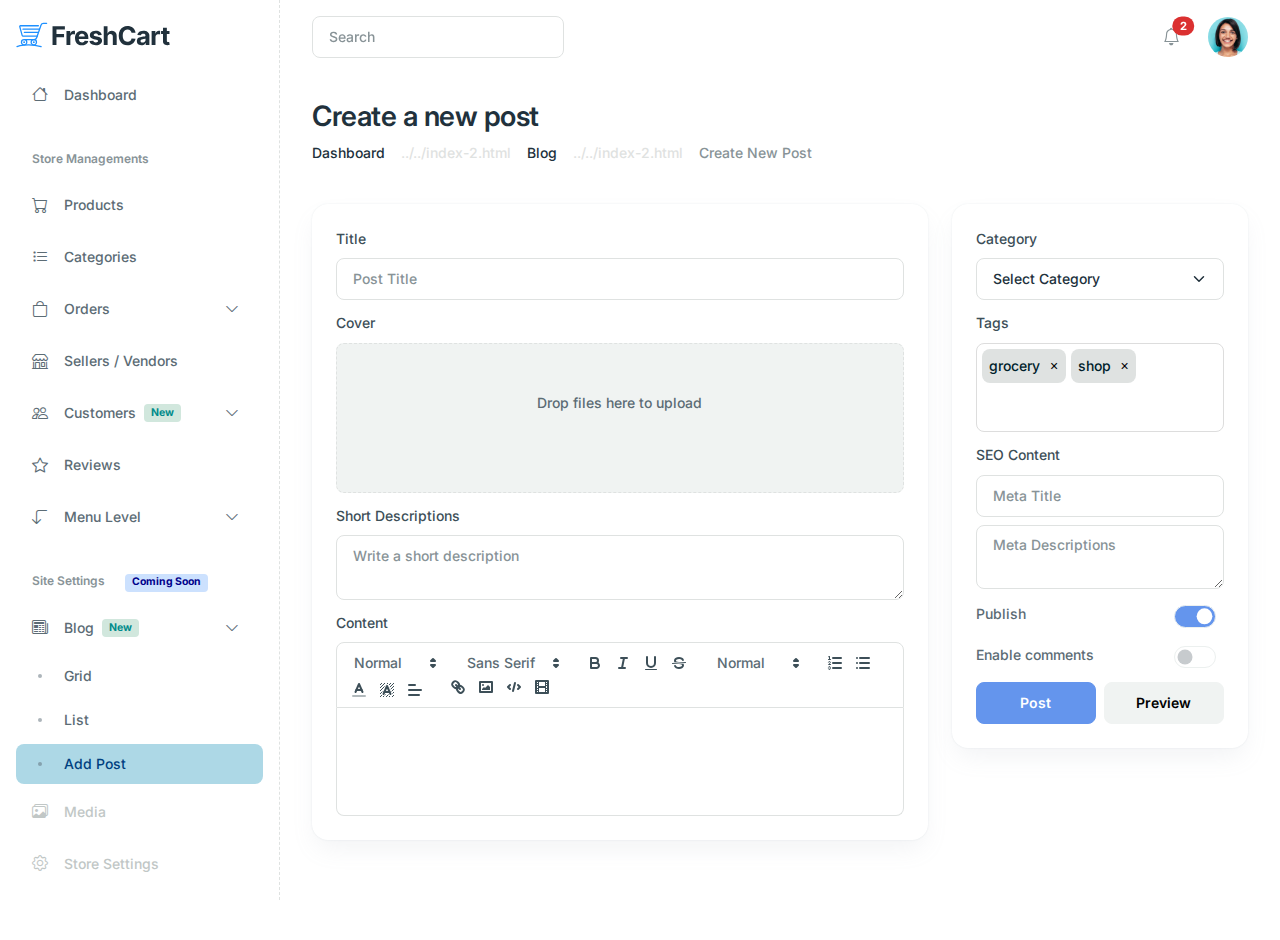
<file: dashboard/blog-new-post.html>
<!DOCTYPE html>
<html lang="en">
	
<!-- Mirrored from freshcart.codescandy.com/dashboard/blog-new-post.html by HTTrack Website Copier/3.x [XR&CO'2014], Thu, 14 Nov 2024 06:09:19 GMT -->
<head>
		<!-- Required meta tags -->
<meta charset="utf-8">
<meta name="viewport" content="width=device-width, initial-scale=1, shrink-to-fit=no">
<meta content="Codescandy" name="author">
		<title>Blog New Post Dashboard eCommerce HTML Template - FreshCart</title>
		<link href="../assets/libs/dropzone/dist/min/dropzone.min.css" rel="stylesheet" />
		<link rel="stylesheet" href="../assets/libs/%40yaireo/tagify/dist/tagify.css" />
		<!-- Favicon icon-->
<link rel="shortcut icon" type="image/x-icon" href="../assets/images/favicon/favicon.ico">


<!-- Libs CSS -->
<link href="../assets/libs/bootstrap-icons/font/bootstrap-icons.min.css" rel="stylesheet">
<link href="../assets/libs/feather-webfont/dist/feather-icons.css" rel="stylesheet">
<link href="../assets/libs/simplebar/dist/simplebar.min.css" rel="stylesheet">


<!-- Theme CSS -->
<link rel="stylesheet" href="../assets/css/theme.min.css">
<script async src="https://www.googletagmanager.com/gtag/js?id=G-M8S4MT3EYG"></script>
<script>
   window.dataLayer = window.dataLayer || [];
   function gtag() {
      dataLayer.push(arguments);
   }
   gtag("js", new Date());

   gtag("config", "G-M8S4MT3EYG");
</script>
 <script type="text/javascript">
   (function (c, l, a, r, i, t, y) {
      c[a] =
         c[a] ||
         function () {
            (c[a].q = c[a].q || []).push(arguments);
         };
      t = l.createElement(r);
      t.async = 1;
      t.src = "https://www.clarity.ms/tag/" + i;
      y = l.getElementsByTagName(r)[0];
      y.parentNode.insertBefore(t, y);
   })(window, document, "clarity", "script", "kuc8w5o9nt");
</script>

	</head>

	<body>
		<!-- navbar -->
<nav class="navbar navbar-expand-lg navbar-glass">
	<div class="container-fluid">
		<div class="d-flex justify-content-between align-items-center w-100">
			<div class="d-flex align-items-center">
				<a class="text-inherit d-block d-xl-none me-4" data-bs-toggle="offcanvas" href="#offcanvasExample" role="button" aria-controls="offcanvasExample">
					<svg xmlns="http://www.w3.org/2000/svg" width="32" height="32" fill="currentColor" class="bi bi-text-indent-right" viewBox="0 0 16 16">
						<path
							d="M2 3.5a.5.5 0 0 1 .5-.5h11a.5.5 0 0 1 0 1h-11a.5.5 0 0 1-.5-.5zm10.646 2.146a.5.5 0 0 1 .708.708L11.707 8l1.647 1.646a.5.5 0 0 1-.708.708l-2-2a.5.5 0 0 1 0-.708l2-2zM2 6.5a.5.5 0 0 1 .5-.5h6a.5.5 0 0 1 0 1h-6a.5.5 0 0 1-.5-.5zm0 3a.5.5 0 0 1 .5-.5h6a.5.5 0 0 1 0 1h-6a.5.5 0 0 1-.5-.5zm0 3a.5.5 0 0 1 .5-.5h11a.5.5 0 0 1 0 1h-11a.5.5 0 0 1-.5-.5z"
						/>
					</svg>
				</a>

				<form role="search">
					<label for="search" class="form-label visually-hidden">Search</label>
					<input class="form-control" type="search" placeholder="Search" aria-label="Search" id="search" />
				</form>
			</div>
			<div>
				<ul class="list-unstyled d-flex align-items-center mb-0 ms-5 ms-lg-0">
					<li class="dropdown-center">
						<a class="position-relative btn-icon btn-ghost-secondary btn rounded-circle" href="#" role="button" data-bs-toggle="dropdown" aria-expanded="false">
							<i class="bi bi-bell fs-5"></i>
							<span class="position-absolute top-0 start-100 translate-middle badge rounded-pill bg-danger mt-2 ms-n2">
								2
								<span class="visually-hidden">unread messages</span>
							</span>
						</a>
						<div class="dropdown-menu dropdown-menu-end dropdown-menu-lg p-0 border-0">
							<div class="border-bottom p-5 d-flex justify-content-between align-items-center">
								<div>
									<h5 class="mb-1">Notifications</h5>
									<p class="mb-0 small">You have 2 unread messages</p>
								</div>
								<a href="#!" class="text-muted">
									<a href="#" class="btn btn-ghost-secondary btn-icon rounded-circle" data-bs-toggle="tooltip" data-bs-placement="bottom" data-bs-title="Mark all as read">
										<svg xmlns="http://www.w3.org/2000/svg" width="14" height="14" fill="currentColor" class="bi bi-check2-all text-success" viewBox="0 0 16 16">
											<path
												d="M12.354 4.354a.5.5 0 0 0-.708-.708L5 10.293 1.854 7.146a.5.5 0 1 0-.708.708l3.5 3.5a.5.5 0 0 0 .708 0l7-7zm-4.208 7-.896-.897.707-.707.543.543 6.646-6.647a.5.5 0 0 1 .708.708l-7 7a.5.5 0 0 1-.708 0z"
											/>
											<path d="m5.354 7.146.896.897-.707.707-.897-.896a.5.5 0 1 1 .708-.708z" />
										</svg>
									</a>
								</a>
							</div>
							<div data-simplebar style="height: 250px">
								<!-- List group -->
								<ul class="list-group list-group-flush notification-list-scroll fs-6">
									<!-- List group item -->
									<li class="list-group-item px-5 py-4 list-group-item-action active">
										<a href="#!" class="text-muted">
											<div class="d-flex">
												<img src="../assets/images/avatar/avatar-1.jpg" alt="" class="avatar avatar-md rounded-circle" />
												<div class="ms-4">
													<p class="mb-1">
														<span class="text-dark">Your order is placed</span>
														waiting for shipping
													</p>
													<span>
														<svg xmlns="http://www.w3.org/2000/svg" width="12" height="12" fill="currentColor" class="bi bi-clock text-muted" viewBox="0 0 16 16">
															<path d="M8 3.5a.5.5 0 0 0-1 0V9a.5.5 0 0 0 .252.434l3.5 2a.5.5 0 0 0 .496-.868L8 8.71V3.5z" />
															<path d="M8 16A8 8 0 1 0 8 0a8 8 0 0 0 0 16zm7-8A7 7 0 1 1 1 8a7 7 0 0 1 14 0z" />
														</svg>
														<small class="ms-2">1 minute ago</small>
													</span>
												</div>
											</div>
										</a>
									</li>
									<li class="list-group-item px-5 py-4 list-group-item-action">
										<a href="#!" class="text-muted">
											<div class="d-flex">
												<img src="../assets/images/avatar/avatar-5.jpg" alt="" class="avatar avatar-md rounded-circle" />
												<div class="ms-4">
													<p class="mb-1">
														<span class="text-dark">Jitu Chauhan</span>
														answered to your pending order list with notes
													</p>
													<span>
														<svg xmlns="http://www.w3.org/2000/svg" width="12" height="12" fill="currentColor" class="bi bi-clock text-muted" viewBox="0 0 16 16">
															<path d="M8 3.5a.5.5 0 0 0-1 0V9a.5.5 0 0 0 .252.434l3.5 2a.5.5 0 0 0 .496-.868L8 8.71V3.5z" />
															<path d="M8 16A8 8 0 1 0 8 0a8 8 0 0 0 0 16zm7-8A7 7 0 1 1 1 8a7 7 0 0 1 14 0z" />
														</svg>
														<small class="ms-2">2 days ago</small>
													</span>
												</div>
											</div>
										</a>
									</li>
									<li class="list-group-item px-5 py-4 list-group-item-action">
										<a href="#!" class="text-muted">
											<div class="d-flex">
												<img src="../assets/images/avatar/avatar-2.jpg" alt="" class="avatar avatar-md rounded-circle" />
												<div class="ms-4">
													<p class="mb-1">
														<span class="text-dark">You have new messages</span>
														2 unread messages
													</p>
													<span>
														<svg xmlns="http://www.w3.org/2000/svg" width="12" height="12" fill="currentColor" class="bi bi-clock text-muted" viewBox="0 0 16 16">
															<path d="M8 3.5a.5.5 0 0 0-1 0V9a.5.5 0 0 0 .252.434l3.5 2a.5.5 0 0 0 .496-.868L8 8.71V3.5z" />
															<path d="M8 16A8 8 0 1 0 8 0a8 8 0 0 0 0 16zm7-8A7 7 0 1 1 1 8a7 7 0 0 1 14 0z" />
														</svg>
														<small class="ms-2">3 days ago</small>
													</span>
												</div>
											</div>
										</a>
									</li>
								</ul>
							</div>
							<div class="border-top px-5 py-4 text-center">
								<a href="#!">View All</a>
							</div>
						</div>
					</li>
					<li class="dropdown ms-4">
						<a href="#" role="button" data-bs-toggle="dropdown" aria-expanded="false">
							<img src="../assets/images/avatar/avatar-1.jpg" alt="" class="avatar avatar-md rounded-circle" />
						</a>

						<div class="dropdown-menu dropdown-menu-end p-0">
							<div class="lh-1 px-5 py-4 border-bottom">
								<h5 class="mb-1 h6">FreshCart Admin</h5>
								<small>admindemo@email.com</small>
							</div>

							<ul class="list-unstyled px-2 py-3">
								<li>
									<a class="dropdown-item" href="#!">Home</a>
								</li>
								<li>
									<a class="dropdown-item" href="#!">Profile</a>
								</li>

								<li>
									<a class="dropdown-item" href="#!">Settings</a>
								</li>
							</ul>
							<div class="border-top px-5 py-3">
								<a href="#">Log Out</a>
							</div>
						</div>
					</li>
				</ul>
			</div>
		</div>
	</div>
</nav>

		<div class="main-wrapper">
			<!-- navbar vertical -->
			<!-- navbar -->
<nav class="navbar-vertical-nav d-none d-xl-block">
	<div class="navbar-vertical">
		<div class="px-4 py-5">
			<a href="../index.html" class="navbar-brand">
				<img src="../assets/images/logo/freshcart-logo.svg" alt="" />
			</a>
		</div>
		<div class="navbar-vertical-content flex-grow-1" data-simplebar="">
			<ul class="navbar-nav flex-column" id="sideNavbar">
				<li class="nav-item">
					<a class="nav-link " href="index.html">
						<div class="d-flex align-items-center">
							<span class="nav-link-icon"><i class="bi bi-house"></i></span>
							<span class="nav-link-text">Dashboard</span>
						</div>
					</a>
				</li>
				<li class="nav-item mt-6 mb-3">
					<span class="nav-label">Store Managements</span>
				</li>
				<li class="nav-item">
					<a class="nav-link " href="products.html">
						<div class="d-flex align-items-center">
							<span class="nav-link-icon"><i class="bi bi-cart"></i></span>
							<span class="nav-link-text">Products</span>
						</div>
					</a>
				</li>
				<li class="nav-item">
					<a class="nav-link " href="categories.html">
						<div class="d-flex align-items-center">
							<span class="nav-link-icon"><i class="bi bi-list-task"></i></span>
							<span class="nav-link-text">Categories</span>
						</div>
					</a>
				</li>
				<li class="nav-item">
					<a
						class="nav-link  collapsed "
						href="#"
						data-bs-toggle="collapse"
						data-bs-target="#navCategoriesOrders"
						aria-expanded="false"
						aria-controls="navCategoriesOrders"
					>
						<div class="d-flex align-items-center">
							<span class="nav-link-icon"><i class="bi bi-bag"></i></span>
							<span class="nav-link-text">Orders</span>
						</div>
					</a>
					<div id="navCategoriesOrders" class="collapse " data-bs-parent="#sideNavbar">
						<ul class="nav flex-column">
							<li class="nav-item">
								<a class="nav-link " href="order-list.html">List</a>
							</li>
							<!-- Nav item -->
							<li class="nav-item">
								<a class="nav-link " href="order-single.html">Single</a>
							</li>
						</ul>
					</div>
				</li>

				<li class="nav-item">
					<a class="nav-link " href="vendor-grid.html">
						<div class="d-flex align-items-center">
							<span class="nav-link-icon"><i class="bi bi-shop"></i></span>
							<span class="nav-link-text">Sellers / Vendors</span>
						</div>
					</a>
				</li>
				<li class="nav-item">
					<a
						class="nav-link  collapsed "
						href="#"
						data-bs-toggle="collapse"
						data-bs-target="#navCustomer"
						aria-expanded="false"
						aria-controls="navCustomer"
					>
						<div class="d-flex align-items-center">
							<span class="nav-link-icon"><i class="bi bi-people"></i></span>
							<span class="nav-link-text">Customers</span>
							<span class="badge bg-light-success text-dark-success ms-2">New</span>
						</div>
					</a>
					<div id="navCustomer" class="collapse " data-bs-parent="#sideNavbar">
						<ul class="nav flex-column">
							<li class="nav-item">
								<a class="nav-link " href="customers.html">Customers</a>
							</li>
							<!-- Nav item -->
							<li class="nav-item">
								<a class="nav-link " href="create-customers.html">Create Customers</a>
							</li>
							<!-- Nav item -->
							<li class="nav-item">
								<a class="nav-link " href="customers-edits.html">Edit Customers</a>
							</li>
						</ul>
					</div>
				</li>

				<li class="nav-item">
					<a class="nav-link " href="reviews.html">
						<div class="d-flex align-items-center">
							<span class="nav-link-icon"><i class="bi bi-star"></i></span>
							<span class="nav-link-text">Reviews</span>
						</div>
					</a>
				</li>
				<!-- Nav item -->
				<li class="nav-item">
					<a
						class="nav-link  collapsed "
						href="#"
						data-bs-toggle="collapse"
						data-bs-target="#navMenuLevelFirst"
						aria-expanded="false"
						aria-controls="navMenuLevelFirst"
					>
						<span class="nav-link-icon"><i class="bi bi-arrow-90deg-down"></i></span>
						<span class="nav-link-text">Menu Level</span>
					</a>
					<div id="navMenuLevelFirst" class="collapse " data-bs-parent="#sideNavbar">
						<ul class="nav flex-column">
							<li class="nav-item">
								<a
									class="nav-link "
									href="#"
									data-bs-toggle="collapse"
									data-bs-target="#navMenuLevelSecond1"
									aria-expanded="false"
									aria-controls="navMenuLevelSecond1"
								>
									Two Level
								</a>
								<div id="navMenuLevelSecond1" class="collapse" data-bs-parent="#navMenuLevel">
									<ul class="nav flex-column">
										<li class="nav-item">
											<a class="nav-link " href="#">NavItem 1</a>
										</li>
										<li class="nav-item">
											<a class="nav-link " href="#">NavItem 2</a>
										</li>
									</ul>
								</div>
							</li>
							<li class="nav-item">
								<a
									class="nav-link  collapsed "
									href="#"
									data-bs-toggle="collapse"
									data-bs-target="#navMenuLevelThreeOne1"
									aria-expanded="false"
									aria-controls="navMenuLevelThreeOne1"
								>
									Three Level
								</a>
								<div id="navMenuLevelThreeOne1" class="collapse " data-bs-parent="#navMenuLevel">
									<ul class="nav flex-column">
										<li class="nav-item">
											<a
												class="nav-link  collapsed "
												href="#"
												data-bs-toggle="collapse"
												data-bs-target="#navMenuLevelThreeTwo"
												aria-expanded="false"
												aria-controls="navMenuLevelThreeTwo"
											>
												NavItem 1
											</a>
											<div id="navMenuLevelThreeTwo" class="collapse collapse " data-bs-parent="#navMenuLevelThree">
												<ul class="nav flex-column">
													<li class="nav-item">
														<a class="nav-link " href="#">NavChild Item 1</a>
													</li>
												</ul>
											</div>
										</li>
										<li class="nav-item">
											<a class="nav-link " href="#">Nav Item 2</a>
										</li>
									</ul>
								</div>
							</li>
						</ul>
					</div>
				</li>

				<li class="nav-item mt-6 mb-3">
					<span class="nav-label">Site Settings</span>
					<span class="badge bg-light-info text-dark-info">Coming Soon</span>
				</li>
				<li class="nav-item">
					<a class="nav-link " href="#" data-bs-toggle="collapse" data-bs-target="#navBlog" aria-expanded="false" aria-controls="navBlog">
						<div class="d-flex align-items-center">
							<span class="nav-link-icon"><i class="bi bi-newspaper"></i></span>
							<span class="nav-link-text">Blog</span>
							<span class="badge bg-light-success text-dark-success ms-2">New</span>
						</div>
					</a>
					<div id="navBlog" class="collapse  show " data-bs-parent="#sideNavbar">
						<ul class="nav flex-column">
							<li class="nav-item">
								<a class="nav-link " href="blog-grid.html">Grid</a>
							</li>
							<!-- Nav item -->
							<li class="nav-item">
								<a class="nav-link " href="blog-list.html">List</a>
							</li>
							<!-- Nav item -->
							<li class="nav-item">
								<a class="nav-link  active " href="blog-new-post.html">Add Post</a>
							</li>
						</ul>
					</div>
				</li>

				<li class="nav-item">
					<a class="nav-link disabled" href="#!">
						<div class="d-flex align-items-center">
							<span class="nav-link-icon"><i class="bi bi-images"></i></span>
							<span class="nav-link-text">Media</span>
						</div>
					</a>
				</li>
				<li class="nav-item">
					<a class="nav-link disabled" href="#!">
						<div class="d-flex align-items-center">
							<span class="nav-link-icon"><i class="bi bi-gear"></i></span>
							<span class="nav-link-text">Store Settings</span>
						</div>
					</a>
				</li>

				<li class="nav-item mt-6 mb-3">
					<span class="nav-label">Support</span>
					<span class="badge bg-light-info text-dark-info">Coming Soon</span>
				</li>
				<li class="nav-item">
					<a class="nav-link disabled" href="#!">
						<div class="d-flex align-items-center">
							<span class="nav-link-icon"><i class="bi bi-headphones"></i></span>
							<span class="nav-link-text">Support Ticket</span>
						</div>
					</a>
				</li>
				<li class="nav-item">
					<a class="nav-link disabled" href="#">
						<div class="d-flex align-items-center">
							<span class="nav-link-icon"><i class="bi bi-question-circle"></i></span>
							<span class="nav-link-text">Help Center</span>
						</div>
					</a>
				</li>
				<li class="nav-item">
					<a class="nav-link disabled" href="#!">
						<div class="d-flex align-items-center">
							<span class="nav-link-icon"><i class="bi bi-infinity"></i></span>
							<span class="nav-link-text">How FreshCart Works</span>
						</div>
					</a>
				</li>

				<li class="nav-item mt-6 mb-3">
					<span class="nav-label">Our Apps</span>
				</li>
				<li class="nav-item">
					<a class="nav-link disabled" href="#!">
						<div class="d-flex align-items-center">
							<span class="nav-link-icon"><i class="bi bi-apple"></i></span>
							<span class="nav-link-text">Apple Store</span>
						</div>
					</a>
				</li>
				<li class="nav-item">
					<a class="nav-link disabled" href="#!">
						<div class="d-flex align-items-center">
							<span class="nav-link-icon"><i class="bi bi-google-play"></i></span>
							<span class="nav-link-text">Google Play Store</span>
						</div>
					</a>
				</li>
			</ul>
		</div>
	</div>
</nav>

<nav class="navbar-vertical-nav offcanvas offcanvas-start navbar-offcanvac" tabindex="-1" id="offcanvasExample">
	<div class="navbar-vertical">
		<div class="px-4 py-5 d-flex justify-content-between align-items-center">
			<a href="../index.html" class="navbar-brand">
				<img src="../assets/images/logo/freshcart-logo.svg" alt="" />
			</a>
			<button type="button" class="btn-close" data-bs-dismiss="offcanvas" aria-label="Close"></button>
		</div>
		<div class="navbar-vertical-content flex-grow-1" data-simplebar="">
			<ul class="navbar-nav flex-column">
				<li class="nav-item">
					<a class="nav-link " href="index.html">
						<div class="d-flex align-items-center">
							<span class="nav-link-icon"><i class="bi bi-house"></i></span>
							<span>Dashboard</span>
						</div>
					</a>
				</li>
				<li class="nav-item mt-6 mb-3">
					<span class="nav-label">Store Managements</span>
				</li>
				<li class="nav-item">
					<a class="nav-link " href="products.html">
						<div class="d-flex align-items-center">
							<span class="nav-link-icon"><i class="bi bi-cart"></i></span>
							<span class="nav-link-text">Products</span>
						</div>
					</a>
				</li>
				<li class="nav-item">
					<a class="nav-link " href="categories.html">
						<div class="d-flex align-items-center">
							<span class="nav-link-icon"><i class="bi bi-list-task"></i></span>
							<span class="nav-link-text">Categories</span>
						</div>
					</a>
				</li>
				<li class="nav-item">
					<a class="nav-link  collapsed " href="#" data-bs-toggle="collapse" data-bs-target="#navOrders" aria-expanded="false" aria-controls="navOrders">
						<div class="d-flex align-items-center">
							<span class="nav-link-icon"><i class="bi bi-bag"></i></span>
							<span class="nav-link-text">Orders</span>
						</div>
					</a>
					<div id="navOrders" class="collapse " data-bs-parent="#sideNavbar">
						<ul class="nav flex-column">
							<li class="nav-item">
								<a class="nav-link " href="order-list.html">List</a>
							</li>
							<!-- Nav item -->
							<li class="nav-item">
								<a class="nav-link " href="order-single.html">Single</a>
							</li>
						</ul>
					</div>
				</li>
				<li class="nav-item">
					<a class="nav-link " href="vendor-grid.html">
						<div class="d-flex align-items-center">
							<span class="nav-link-icon"><i class="bi bi-shop"></i></span>
							<span class="nav-link-text">Sellers / Vendors</span>
						</div>
					</a>
				</li>
				<li class="nav-item">
					<a class="nav-link " href="customers.html">
						<div class="d-flex align-items-center">
							<span class="nav-link-icon"><i class="bi bi-people"></i></span>
							<span class="nav-link-text">Customers</span>
						</div>
					</a>
				</li>
				<li class="nav-item">
					<a class="nav-link " href="reviews.html">
						<div class="d-flex align-items-center">
							<span class="nav-link-icon"><i class="bi bi-star"></i></span>
							<span class="nav-link-text">Reviews</span>
						</div>
					</a>
				</li>
				<li class="nav-item mt-6 mb-3">
					<span class="nav-label">Site Settings</span>
					<span class="badge bg-light-info text-dark-info">Coming Soon</span>
				</li>
				<li class="nav-item">
					<a class="nav-link " href="#!">
						<div class="d-flex align-items-center">
							<span class="nav-link-icon"><i class="bi bi-newspaper"></i></span>
							<span class="nav-link-text">Blog</span>
						</div>
					</a>
				</li>
				<li class="nav-item">
					<a class="nav-link disabled" href="#">
						<div class="d-flex align-items-center">
							<span class="nav-link-icon"><i class="bi bi-images"></i></span>
							<span class="nav-link-text">Media</span>
						</div>
					</a>
				</li>
				<li class="nav-item">
					<a class="nav-link disabled" href="#!">
						<div class="d-flex align-items-center">
							<span class="nav-link-icon"><i class="bi bi-gear"></i></span>
							<span class="nav-link-text">Store Settings</span>
						</div>
					</a>
				</li>
				<li class="nav-item mt-6 mb-3">
					<span class="nav-label">Support</span>
					<span class="badge bg-light-info text-dark-info">Coming Soon</span>
				</li>
				<li class="nav-item">
					<a class="nav-link disabled" href="#!">
						<div class="d-flex align-items-center">
							<span class="nav-link-icon"><i class="bi bi-headphones"></i></span>
							<span class="nav-link-text">Support Ticket</span>
						</div>
					</a>
				</li>
				<li class="nav-item">
					<a class="nav-link disabled" href="#">
						<div class="d-flex align-items-center">
							<span class="nav-link-icon"><i class="bi bi-question-circle"></i></span>
							<span class="nav-link-text">Help Center</span>
						</div>
					</a>
				</li>
				<li class="nav-item">
					<a class="nav-link disabled" href="#!">
						<div class="d-flex align-items-center">
							<span class="nav-link-icon"><i class="bi bi-infinity"></i></span>
							<span class="nav-link-text">How FreshCart Works</span>
						</div>
					</a>
				</li>

				<li class="nav-item mt-6 mb-3">
					<span class="nav-label">Our Apps</span>
				</li>
				<li class="nav-item">
					<a class="nav-link disabled" href="#!">
						<div class="d-flex align-items-center">
							<span class="nav-link-icon"><i class="bi bi-apple"></i></span>
							<span class="nav-link-text">Apple Store</span>
						</div>
					</a>
				</li>
				<li class="nav-item">
					<a class="nav-link disabled" href="#!">
						<div class="d-flex align-items-center">
							<span class="nav-link-icon"><i class="bi bi-google-play"></i></span>
							<span class="nav-link-text">Google Play Store</span>
						</div>
					</a>
				</li>
				<li id="navMenuLevel" class="collapse " data-bs-parent="#sideNavbar">
					<ul class="nav flex-column">
						<li class="nav-item">
							<a
								class="nav-link "
								href="#"
								data-bs-toggle="collapse"
								data-bs-target="#navMenuLevelSecond2"
								aria-expanded="false"
								aria-controls="navMenuLevelSecond2"
							>
								Two Level
							</a>
							<div id="navMenuLevelSecond2" class="collapse" data-bs-parent="#navMenuLevel">
								<ul class="nav flex-column">
									<li class="nav-item">
										<a class="nav-link " href="#">NavItem 1</a>
									</li>
									<li class="nav-item">
										<a class="nav-link " href="#">NavItem 2</a>
									</li>
								</ul>
							</div>
						</li>
						<li class="nav-item">
							<a
								class="nav-link  collapsed "
								href="#"
								data-bs-toggle="collapse"
								data-bs-target="#navMenuLevelThree2"
								aria-expanded="false"
								aria-controls="navMenuLevelThree2"
							>
								Three Level
							</a>
							<div id="navMenuLevelThree2" class="collapse " data-bs-parent="#navMenuLevel">
								<ul class="nav flex-column">
									<li class="nav-item">
										<a
											class="nav-link  collapsed "
											href="#"
											data-bs-toggle="collapse"
											data-bs-target="#navMenuLevelThree3"
											aria-expanded="false"
											aria-controls="navMenuLevelThree3"
										>
											NavItem 1
										</a>
										<div id="navMenuLevelThree3" class="collapse collapse " data-bs-parent="#navMenuLevelThree">
											<ul class="nav flex-column">
												<li class="nav-item">
													<a class="nav-link " href="#">NavChild Item 1</a>
												</li>
											</ul>
										</div>
									</li>
									<li class="nav-item">
										<a class="nav-link " href="#">Nav Item 2</a>
									</li>
								</ul>
							</div>
						</li>
					</ul>
				</li>
			</ul>
		</div>
	</div>
</nav>

			<main class="main-content-wrapper">
				<div class="container">
					<div class="row mb-9">
						<div class="col-md-12">
							<div>
								<h2>Create a new post</h2>
								<!-- breacrumb -->
								<nav aria-label="breadcrumb">
									<ol class="breadcrumb mb-0">
										<li class="breadcrumb-item"><a href="#" class="text-inherit">Dashboard</a></li>
										<li class="breadcrumb-item"><a href="#" class="text-inherit">Blog</a></li>
										<li class="breadcrumb-item active" aria-current="page">Create New Post</li>
									</ol>
								</nav>
							</div>
						</div>
					</div>

					<div class="row">
						<div class="col-12">
							<form class="row g-6 needs-validation" novalidate>
								<div class="col-lg-8 col-12">
									<div class="card card-lg">
										<div class="card-body p-6 d-flex flex-column gap-3">
											<div class="col-12">
												<!-- input -->
												<label for="blognewTitle" class="form-label">Title</label>
												<input type="text" class="form-control" id="blognewTitle" placeholder="Post Title" required />
												<div class="invalid-feedback">Please enter post title</div>
											</div>
											<div class="col-12">
												<!-- heading -->
												<label class="form-label">Cover</label>

												<!-- input -->
												<div id="my-dropzone" class="dropzone border-dashed rounded-2 min-h-0"></div>
											</div>
											<div class="col-12">
												<label for="blogdescriptionTextarea" class="form-label">Short Descriptions</label>
												<textarea class="form-control" id="blogdescriptionTextarea" row="5" placeholder="Write a short description" required></textarea>
												<div class="invalid-feedback">Please enter a message in the textarea.</div>
											</div>

											<div class="col-12">
												<label class="form-label">Content</label>
												<div class="py-8" id="editor"></div>
												<div class="invalid-feedback">Please enter a message in the textarea.</div>
											</div>
										</div>
									</div>
								</div>
								<div class="col-lg-4 col-12">
									<div class="card card-lg">
										<div class="card-body p-6 d-flex flex-column gap-3">
											<div class="col-12">
												<div class="d-flex flex-column gap-3">
													<div>
														<label for="validationCustom04" class="form-label">Category</label>
														<select class="form-select" id="validationCustom04" required>
															<option selected disabled value="">Select Category</option>

															<option value="Recipes">Recipes</option>
															<option value="Company">Company</option>
															<option value="Retailer">Retailer</option>
															<option value="Category 4">Category 4</option>
														</select>
														<div class="invalid-feedback">Please select a valid category.</div>
													</div>
													<div>
														<div>
															<label class="form-label" for="tags">Tags</label>
															<input name="tags" id="tags" value='[{"value":"grocery", "editable":false}, {"value":"shop"}]' class="w-100" placeholder="Tags" required />
															<div class="invalid-feedback">Please enter tags</div>
														</div>
													</div>
												</div>
											</div>
											<div class="col-12">
												<div class="d-flex flex-column gap-2">
													<div>
														<label for="blognewContent" class="form-label">SEO Content</label>
														<input type="text" class="form-control" id="blognewContent" placeholder="Meta Title" required />

														<div class="invalid-feedback">Please enter seo content</div>
													</div>

													<div>
														<label for="blogdeseoTextarea" class="form-label visually-hidden">Content</label>
														<textarea class="form-control" id="blogdeseoTextarea" row="7" placeholder="Meta Descriptions" required></textarea>
														<div class="invalid-feedback">Please enter a message in the textarea.</div>
													</div>
												</div>
											</div>
											<div class="col-12">
												<div class="form-check form-switch ps-0">
													<label class="form-check-label" for="flexSwitchCheckDefault">Publish</label>
													<input class="form-check-input ms-auto" type="checkbox" role="switch" id="flexSwitchCheckDefault" checked />
												</div>
											</div>
											<div class="col-12">
												<div class="form-check form-switch ps-0">
													<label class="form-check-label" for="flexSwitchCheckChecked">Enable comments</label>
													<input class="form-check-input ms-auto" type="checkbox" role="switch" id="flexSwitchCheckChecked" />
												</div>
											</div>
											<div class="col-12">
												<div class="d-flex flex-row gap-2">
													<button class="btn btn-primary w-100" type="submit">Post</button>
													<button class="btn btn-light w-100" type="button">Preview</button>
												</div>
											</div>
										</div>
									</div>
								</div>
							</form>
						</div>
					</div>
				</div>
			</main>
		</div>
		<script src="../assets/libs/%40yaireo/tagify/dist/tagify.js"></script>
		<!-- Libs JS -->
<!-- <script src="../assets/libs/jquery/dist/jquery.min.js"></script> -->
<script src="../assets/libs/bootstrap/dist/js/bootstrap.bundle.min.js"></script>
<script src="../assets/libs/simplebar/dist/simplebar.min.js"></script>

<!-- Theme JS -->
<script src="../assets/js/theme.min.js"></script>

		<script src="../assets/js/vendors/validation.js"></script>
		<script src="../assets/libs/dropzone/dist/min/dropzone.min.js"></script>
		<script src="../assets/js/vendors/dropzone.js"></script>
		<script src="../assets/libs/quill/dist/quill.min.js"></script>
		<script src="../assets/js/vendors/editor.js"></script>
	</body>

<!-- Mirrored from freshcart.codescandy.com/dashboard/blog-new-post.html by HTTrack Website Copier/3.x [XR&CO'2014], Thu, 14 Nov 2024 06:09:20 GMT -->
</html>
</file>
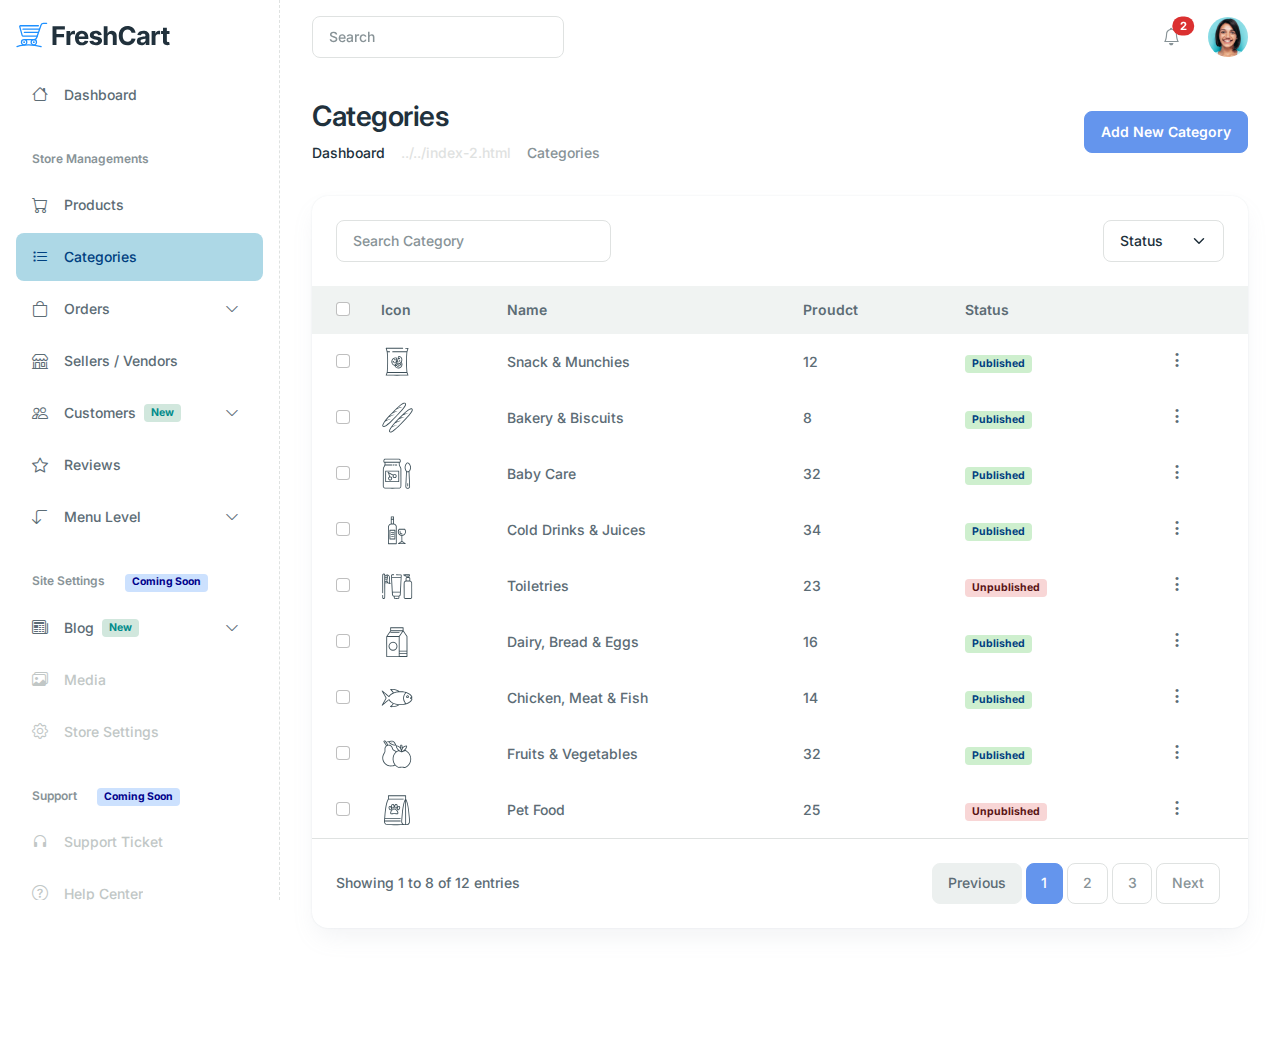
<file: dashboard/categories.html>
<!DOCTYPE html>
<html lang="en">
	
<!-- Mirrored from freshcart.codescandy.com/dashboard/categories.html by HTTrack Website Copier/3.x [XR&CO'2014], Thu, 14 Nov 2024 06:09:13 GMT -->
<head>
		<!-- Required meta tags -->
<meta charset="utf-8">
<meta name="viewport" content="width=device-width, initial-scale=1, shrink-to-fit=no">
<meta content="Codescandy" name="author">
		<title>Categories Dashboard eCommerce HTML Template - FreshCart</title>
		<!-- Favicon icon-->
<link rel="shortcut icon" type="image/x-icon" href="../assets/images/favicon/favicon.ico">


<!-- Libs CSS -->
<link href="../assets/libs/bootstrap-icons/font/bootstrap-icons.min.css" rel="stylesheet">
<link href="../assets/libs/feather-webfont/dist/feather-icons.css" rel="stylesheet">
<link href="../assets/libs/simplebar/dist/simplebar.min.css" rel="stylesheet">


<!-- Theme CSS -->
<link rel="stylesheet" href="../assets/css/theme.min.css">
<script async src="https://www.googletagmanager.com/gtag/js?id=G-M8S4MT3EYG"></script>
<script>
   window.dataLayer = window.dataLayer || [];
   function gtag() {
      dataLayer.push(arguments);
   }
   gtag("js", new Date());

   gtag("config", "G-M8S4MT3EYG");
</script>
 <script type="text/javascript">
   (function (c, l, a, r, i, t, y) {
      c[a] =
         c[a] ||
         function () {
            (c[a].q = c[a].q || []).push(arguments);
         };
      t = l.createElement(r);
      t.async = 1;
      t.src = "https://www.clarity.ms/tag/" + i;
      y = l.getElementsByTagName(r)[0];
      y.parentNode.insertBefore(t, y);
   })(window, document, "clarity", "script", "kuc8w5o9nt");
</script>

	</head>

	<body>
		<!-- main wrapper -->
		<!-- navbar -->
<nav class="navbar navbar-expand-lg navbar-glass">
	<div class="container-fluid">
		<div class="d-flex justify-content-between align-items-center w-100">
			<div class="d-flex align-items-center">
				<a class="text-inherit d-block d-xl-none me-4" data-bs-toggle="offcanvas" href="#offcanvasExample" role="button" aria-controls="offcanvasExample">
					<svg xmlns="http://www.w3.org/2000/svg" width="32" height="32" fill="currentColor" class="bi bi-text-indent-right" viewBox="0 0 16 16">
						<path
							d="M2 3.5a.5.5 0 0 1 .5-.5h11a.5.5 0 0 1 0 1h-11a.5.5 0 0 1-.5-.5zm10.646 2.146a.5.5 0 0 1 .708.708L11.707 8l1.647 1.646a.5.5 0 0 1-.708.708l-2-2a.5.5 0 0 1 0-.708l2-2zM2 6.5a.5.5 0 0 1 .5-.5h6a.5.5 0 0 1 0 1h-6a.5.5 0 0 1-.5-.5zm0 3a.5.5 0 0 1 .5-.5h6a.5.5 0 0 1 0 1h-6a.5.5 0 0 1-.5-.5zm0 3a.5.5 0 0 1 .5-.5h11a.5.5 0 0 1 0 1h-11a.5.5 0 0 1-.5-.5z"
						/>
					</svg>
				</a>

				<form role="search">
					<label for="search" class="form-label visually-hidden">Search</label>
					<input class="form-control" type="search" placeholder="Search" aria-label="Search" id="search" />
				</form>
			</div>
			<div>
				<ul class="list-unstyled d-flex align-items-center mb-0 ms-5 ms-lg-0">
					<li class="dropdown-center">
						<a class="position-relative btn-icon btn-ghost-secondary btn rounded-circle" href="#" role="button" data-bs-toggle="dropdown" aria-expanded="false">
							<i class="bi bi-bell fs-5"></i>
							<span class="position-absolute top-0 start-100 translate-middle badge rounded-pill bg-danger mt-2 ms-n2">
								2
								<span class="visually-hidden">unread messages</span>
							</span>
						</a>
						<div class="dropdown-menu dropdown-menu-end dropdown-menu-lg p-0 border-0">
							<div class="border-bottom p-5 d-flex justify-content-between align-items-center">
								<div>
									<h5 class="mb-1">Notifications</h5>
									<p class="mb-0 small">You have 2 unread messages</p>
								</div>
								<a href="#!" class="text-muted">
									<a href="#" class="btn btn-ghost-secondary btn-icon rounded-circle" data-bs-toggle="tooltip" data-bs-placement="bottom" data-bs-title="Mark all as read">
										<svg xmlns="http://www.w3.org/2000/svg" width="14" height="14" fill="currentColor" class="bi bi-check2-all text-success" viewBox="0 0 16 16">
											<path
												d="M12.354 4.354a.5.5 0 0 0-.708-.708L5 10.293 1.854 7.146a.5.5 0 1 0-.708.708l3.5 3.5a.5.5 0 0 0 .708 0l7-7zm-4.208 7-.896-.897.707-.707.543.543 6.646-6.647a.5.5 0 0 1 .708.708l-7 7a.5.5 0 0 1-.708 0z"
											/>
											<path d="m5.354 7.146.896.897-.707.707-.897-.896a.5.5 0 1 1 .708-.708z" />
										</svg>
									</a>
								</a>
							</div>
							<div data-simplebar style="height: 250px">
								<!-- List group -->
								<ul class="list-group list-group-flush notification-list-scroll fs-6">
									<!-- List group item -->
									<li class="list-group-item px-5 py-4 list-group-item-action active">
										<a href="#!" class="text-muted">
											<div class="d-flex">
												<img src="../assets/images/avatar/avatar-1.jpg" alt="" class="avatar avatar-md rounded-circle" />
												<div class="ms-4">
													<p class="mb-1">
														<span class="text-dark">Your order is placed</span>
														waiting for shipping
													</p>
													<span>
														<svg xmlns="http://www.w3.org/2000/svg" width="12" height="12" fill="currentColor" class="bi bi-clock text-muted" viewBox="0 0 16 16">
															<path d="M8 3.5a.5.5 0 0 0-1 0V9a.5.5 0 0 0 .252.434l3.5 2a.5.5 0 0 0 .496-.868L8 8.71V3.5z" />
															<path d="M8 16A8 8 0 1 0 8 0a8 8 0 0 0 0 16zm7-8A7 7 0 1 1 1 8a7 7 0 0 1 14 0z" />
														</svg>
														<small class="ms-2">1 minute ago</small>
													</span>
												</div>
											</div>
										</a>
									</li>
									<li class="list-group-item px-5 py-4 list-group-item-action">
										<a href="#!" class="text-muted">
											<div class="d-flex">
												<img src="../assets/images/avatar/avatar-5.jpg" alt="" class="avatar avatar-md rounded-circle" />
												<div class="ms-4">
													<p class="mb-1">
														<span class="text-dark">Jitu Chauhan</span>
														answered to your pending order list with notes
													</p>
													<span>
														<svg xmlns="http://www.w3.org/2000/svg" width="12" height="12" fill="currentColor" class="bi bi-clock text-muted" viewBox="0 0 16 16">
															<path d="M8 3.5a.5.5 0 0 0-1 0V9a.5.5 0 0 0 .252.434l3.5 2a.5.5 0 0 0 .496-.868L8 8.71V3.5z" />
															<path d="M8 16A8 8 0 1 0 8 0a8 8 0 0 0 0 16zm7-8A7 7 0 1 1 1 8a7 7 0 0 1 14 0z" />
														</svg>
														<small class="ms-2">2 days ago</small>
													</span>
												</div>
											</div>
										</a>
									</li>
									<li class="list-group-item px-5 py-4 list-group-item-action">
										<a href="#!" class="text-muted">
											<div class="d-flex">
												<img src="../assets/images/avatar/avatar-2.jpg" alt="" class="avatar avatar-md rounded-circle" />
												<div class="ms-4">
													<p class="mb-1">
														<span class="text-dark">You have new messages</span>
														2 unread messages
													</p>
													<span>
														<svg xmlns="http://www.w3.org/2000/svg" width="12" height="12" fill="currentColor" class="bi bi-clock text-muted" viewBox="0 0 16 16">
															<path d="M8 3.5a.5.5 0 0 0-1 0V9a.5.5 0 0 0 .252.434l3.5 2a.5.5 0 0 0 .496-.868L8 8.71V3.5z" />
															<path d="M8 16A8 8 0 1 0 8 0a8 8 0 0 0 0 16zm7-8A7 7 0 1 1 1 8a7 7 0 0 1 14 0z" />
														</svg>
														<small class="ms-2">3 days ago</small>
													</span>
												</div>
											</div>
										</a>
									</li>
								</ul>
							</div>
							<div class="border-top px-5 py-4 text-center">
								<a href="#!">View All</a>
							</div>
						</div>
					</li>
					<li class="dropdown ms-4">
						<a href="#" role="button" data-bs-toggle="dropdown" aria-expanded="false">
							<img src="../assets/images/avatar/avatar-1.jpg" alt="" class="avatar avatar-md rounded-circle" />
						</a>

						<div class="dropdown-menu dropdown-menu-end p-0">
							<div class="lh-1 px-5 py-4 border-bottom">
								<h5 class="mb-1 h6">FreshCart Admin</h5>
								<small>admindemo@email.com</small>
							</div>

							<ul class="list-unstyled px-2 py-3">
								<li>
									<a class="dropdown-item" href="#!">Home</a>
								</li>
								<li>
									<a class="dropdown-item" href="#!">Profile</a>
								</li>

								<li>
									<a class="dropdown-item" href="#!">Settings</a>
								</li>
							</ul>
							<div class="border-top px-5 py-3">
								<a href="#">Log Out</a>
							</div>
						</div>
					</li>
				</ul>
			</div>
		</div>
	</div>
</nav>


		<div class="main-wrapper">
			<!-- navbar vertical -->
			<!-- navbar -->
<nav class="navbar-vertical-nav d-none d-xl-block">
	<div class="navbar-vertical">
		<div class="px-4 py-5">
			<a href="../index.html" class="navbar-brand">
				<img src="../assets/images/logo/freshcart-logo.svg" alt="" />
			</a>
		</div>
		<div class="navbar-vertical-content flex-grow-1" data-simplebar="">
			<ul class="navbar-nav flex-column" id="sideNavbar">
				<li class="nav-item">
					<a class="nav-link " href="index.html">
						<div class="d-flex align-items-center">
							<span class="nav-link-icon"><i class="bi bi-house"></i></span>
							<span class="nav-link-text">Dashboard</span>
						</div>
					</a>
				</li>
				<li class="nav-item mt-6 mb-3">
					<span class="nav-label">Store Managements</span>
				</li>
				<li class="nav-item">
					<a class="nav-link " href="products.html">
						<div class="d-flex align-items-center">
							<span class="nav-link-icon"><i class="bi bi-cart"></i></span>
							<span class="nav-link-text">Products</span>
						</div>
					</a>
				</li>
				<li class="nav-item">
					<a class="nav-link  active " href="categories.html">
						<div class="d-flex align-items-center">
							<span class="nav-link-icon"><i class="bi bi-list-task"></i></span>
							<span class="nav-link-text">Categories</span>
						</div>
					</a>
				</li>
				<li class="nav-item">
					<a
						class="nav-link  collapsed "
						href="#"
						data-bs-toggle="collapse"
						data-bs-target="#navCategoriesOrders"
						aria-expanded="false"
						aria-controls="navCategoriesOrders"
					>
						<div class="d-flex align-items-center">
							<span class="nav-link-icon"><i class="bi bi-bag"></i></span>
							<span class="nav-link-text">Orders</span>
						</div>
					</a>
					<div id="navCategoriesOrders" class="collapse " data-bs-parent="#sideNavbar">
						<ul class="nav flex-column">
							<li class="nav-item">
								<a class="nav-link " href="order-list.html">List</a>
							</li>
							<!-- Nav item -->
							<li class="nav-item">
								<a class="nav-link " href="order-single.html">Single</a>
							</li>
						</ul>
					</div>
				</li>

				<li class="nav-item">
					<a class="nav-link " href="vendor-grid.html">
						<div class="d-flex align-items-center">
							<span class="nav-link-icon"><i class="bi bi-shop"></i></span>
							<span class="nav-link-text">Sellers / Vendors</span>
						</div>
					</a>
				</li>
				<li class="nav-item">
					<a
						class="nav-link  collapsed "
						href="#"
						data-bs-toggle="collapse"
						data-bs-target="#navCustomer"
						aria-expanded="false"
						aria-controls="navCustomer"
					>
						<div class="d-flex align-items-center">
							<span class="nav-link-icon"><i class="bi bi-people"></i></span>
							<span class="nav-link-text">Customers</span>
							<span class="badge bg-light-success text-dark-success ms-2">New</span>
						</div>
					</a>
					<div id="navCustomer" class="collapse " data-bs-parent="#sideNavbar">
						<ul class="nav flex-column">
							<li class="nav-item">
								<a class="nav-link " href="customers.html">Customers</a>
							</li>
							<!-- Nav item -->
							<li class="nav-item">
								<a class="nav-link " href="create-customers.html">Create Customers</a>
							</li>
							<!-- Nav item -->
							<li class="nav-item">
								<a class="nav-link " href="customers-edits.html">Edit Customers</a>
							</li>
						</ul>
					</div>
				</li>

				<li class="nav-item">
					<a class="nav-link " href="reviews.html">
						<div class="d-flex align-items-center">
							<span class="nav-link-icon"><i class="bi bi-star"></i></span>
							<span class="nav-link-text">Reviews</span>
						</div>
					</a>
				</li>
				<!-- Nav item -->
				<li class="nav-item">
					<a
						class="nav-link  collapsed "
						href="#"
						data-bs-toggle="collapse"
						data-bs-target="#navMenuLevelFirst"
						aria-expanded="false"
						aria-controls="navMenuLevelFirst"
					>
						<span class="nav-link-icon"><i class="bi bi-arrow-90deg-down"></i></span>
						<span class="nav-link-text">Menu Level</span>
					</a>
					<div id="navMenuLevelFirst" class="collapse " data-bs-parent="#sideNavbar">
						<ul class="nav flex-column">
							<li class="nav-item">
								<a
									class="nav-link "
									href="#"
									data-bs-toggle="collapse"
									data-bs-target="#navMenuLevelSecond1"
									aria-expanded="false"
									aria-controls="navMenuLevelSecond1"
								>
									Two Level
								</a>
								<div id="navMenuLevelSecond1" class="collapse" data-bs-parent="#navMenuLevel">
									<ul class="nav flex-column">
										<li class="nav-item">
											<a class="nav-link " href="#">NavItem 1</a>
										</li>
										<li class="nav-item">
											<a class="nav-link " href="#">NavItem 2</a>
										</li>
									</ul>
								</div>
							</li>
							<li class="nav-item">
								<a
									class="nav-link  collapsed "
									href="#"
									data-bs-toggle="collapse"
									data-bs-target="#navMenuLevelThreeOne1"
									aria-expanded="false"
									aria-controls="navMenuLevelThreeOne1"
								>
									Three Level
								</a>
								<div id="navMenuLevelThreeOne1" class="collapse " data-bs-parent="#navMenuLevel">
									<ul class="nav flex-column">
										<li class="nav-item">
											<a
												class="nav-link  collapsed "
												href="#"
												data-bs-toggle="collapse"
												data-bs-target="#navMenuLevelThreeTwo"
												aria-expanded="false"
												aria-controls="navMenuLevelThreeTwo"
											>
												NavItem 1
											</a>
											<div id="navMenuLevelThreeTwo" class="collapse collapse " data-bs-parent="#navMenuLevelThree">
												<ul class="nav flex-column">
													<li class="nav-item">
														<a class="nav-link " href="#">NavChild Item 1</a>
													</li>
												</ul>
											</div>
										</li>
										<li class="nav-item">
											<a class="nav-link " href="#">Nav Item 2</a>
										</li>
									</ul>
								</div>
							</li>
						</ul>
					</div>
				</li>

				<li class="nav-item mt-6 mb-3">
					<span class="nav-label">Site Settings</span>
					<span class="badge bg-light-info text-dark-info">Coming Soon</span>
				</li>
				<li class="nav-item">
					<a class="nav-link  collapsed " href="#" data-bs-toggle="collapse" data-bs-target="#navBlog" aria-expanded="false" aria-controls="navBlog">
						<div class="d-flex align-items-center">
							<span class="nav-link-icon"><i class="bi bi-newspaper"></i></span>
							<span class="nav-link-text">Blog</span>
							<span class="badge bg-light-success text-dark-success ms-2">New</span>
						</div>
					</a>
					<div id="navBlog" class="collapse " data-bs-parent="#sideNavbar">
						<ul class="nav flex-column">
							<li class="nav-item">
								<a class="nav-link " href="blog-grid.html">Grid</a>
							</li>
							<!-- Nav item -->
							<li class="nav-item">
								<a class="nav-link " href="blog-list.html">List</a>
							</li>
							<!-- Nav item -->
							<li class="nav-item">
								<a class="nav-link " href="blog-new-post.html">Add Post</a>
							</li>
						</ul>
					</div>
				</li>

				<li class="nav-item">
					<a class="nav-link disabled" href="#!">
						<div class="d-flex align-items-center">
							<span class="nav-link-icon"><i class="bi bi-images"></i></span>
							<span class="nav-link-text">Media</span>
						</div>
					</a>
				</li>
				<li class="nav-item">
					<a class="nav-link disabled" href="#!">
						<div class="d-flex align-items-center">
							<span class="nav-link-icon"><i class="bi bi-gear"></i></span>
							<span class="nav-link-text">Store Settings</span>
						</div>
					</a>
				</li>

				<li class="nav-item mt-6 mb-3">
					<span class="nav-label">Support</span>
					<span class="badge bg-light-info text-dark-info">Coming Soon</span>
				</li>
				<li class="nav-item">
					<a class="nav-link disabled" href="#!">
						<div class="d-flex align-items-center">
							<span class="nav-link-icon"><i class="bi bi-headphones"></i></span>
							<span class="nav-link-text">Support Ticket</span>
						</div>
					</a>
				</li>
				<li class="nav-item">
					<a class="nav-link disabled" href="#">
						<div class="d-flex align-items-center">
							<span class="nav-link-icon"><i class="bi bi-question-circle"></i></span>
							<span class="nav-link-text">Help Center</span>
						</div>
					</a>
				</li>
				<li class="nav-item">
					<a class="nav-link disabled" href="#!">
						<div class="d-flex align-items-center">
							<span class="nav-link-icon"><i class="bi bi-infinity"></i></span>
							<span class="nav-link-text">How FreshCart Works</span>
						</div>
					</a>
				</li>

				<li class="nav-item mt-6 mb-3">
					<span class="nav-label">Our Apps</span>
				</li>
				<li class="nav-item">
					<a class="nav-link disabled" href="#!">
						<div class="d-flex align-items-center">
							<span class="nav-link-icon"><i class="bi bi-apple"></i></span>
							<span class="nav-link-text">Apple Store</span>
						</div>
					</a>
				</li>
				<li class="nav-item">
					<a class="nav-link disabled" href="#!">
						<div class="d-flex align-items-center">
							<span class="nav-link-icon"><i class="bi bi-google-play"></i></span>
							<span class="nav-link-text">Google Play Store</span>
						</div>
					</a>
				</li>
			</ul>
		</div>
	</div>
</nav>

<nav class="navbar-vertical-nav offcanvas offcanvas-start navbar-offcanvac" tabindex="-1" id="offcanvasExample">
	<div class="navbar-vertical">
		<div class="px-4 py-5 d-flex justify-content-between align-items-center">
			<a href="../index.html" class="navbar-brand">
				<img src="../assets/images/logo/freshcart-logo.svg" alt="" />
			</a>
			<button type="button" class="btn-close" data-bs-dismiss="offcanvas" aria-label="Close"></button>
		</div>
		<div class="navbar-vertical-content flex-grow-1" data-simplebar="">
			<ul class="navbar-nav flex-column">
				<li class="nav-item">
					<a class="nav-link " href="index.html">
						<div class="d-flex align-items-center">
							<span class="nav-link-icon"><i class="bi bi-house"></i></span>
							<span>Dashboard</span>
						</div>
					</a>
				</li>
				<li class="nav-item mt-6 mb-3">
					<span class="nav-label">Store Managements</span>
				</li>
				<li class="nav-item">
					<a class="nav-link " href="products.html">
						<div class="d-flex align-items-center">
							<span class="nav-link-icon"><i class="bi bi-cart"></i></span>
							<span class="nav-link-text">Products</span>
						</div>
					</a>
				</li>
				<li class="nav-item">
					<a class="nav-link  active " href="categories.html">
						<div class="d-flex align-items-center">
							<span class="nav-link-icon"><i class="bi bi-list-task"></i></span>
							<span class="nav-link-text">Categories</span>
						</div>
					</a>
				</li>
				<li class="nav-item">
					<a class="nav-link  collapsed " href="#" data-bs-toggle="collapse" data-bs-target="#navOrders" aria-expanded="false" aria-controls="navOrders">
						<div class="d-flex align-items-center">
							<span class="nav-link-icon"><i class="bi bi-bag"></i></span>
							<span class="nav-link-text">Orders</span>
						</div>
					</a>
					<div id="navOrders" class="collapse " data-bs-parent="#sideNavbar">
						<ul class="nav flex-column">
							<li class="nav-item">
								<a class="nav-link " href="order-list.html">List</a>
							</li>
							<!-- Nav item -->
							<li class="nav-item">
								<a class="nav-link " href="order-single.html">Single</a>
							</li>
						</ul>
					</div>
				</li>
				<li class="nav-item">
					<a class="nav-link " href="vendor-grid.html">
						<div class="d-flex align-items-center">
							<span class="nav-link-icon"><i class="bi bi-shop"></i></span>
							<span class="nav-link-text">Sellers / Vendors</span>
						</div>
					</a>
				</li>
				<li class="nav-item">
					<a class="nav-link " href="customers.html">
						<div class="d-flex align-items-center">
							<span class="nav-link-icon"><i class="bi bi-people"></i></span>
							<span class="nav-link-text">Customers</span>
						</div>
					</a>
				</li>
				<li class="nav-item">
					<a class="nav-link " href="reviews.html">
						<div class="d-flex align-items-center">
							<span class="nav-link-icon"><i class="bi bi-star"></i></span>
							<span class="nav-link-text">Reviews</span>
						</div>
					</a>
				</li>
				<li class="nav-item mt-6 mb-3">
					<span class="nav-label">Site Settings</span>
					<span class="badge bg-light-info text-dark-info">Coming Soon</span>
				</li>
				<li class="nav-item">
					<a class="nav-link " href="#!">
						<div class="d-flex align-items-center">
							<span class="nav-link-icon"><i class="bi bi-newspaper"></i></span>
							<span class="nav-link-text">Blog</span>
						</div>
					</a>
				</li>
				<li class="nav-item">
					<a class="nav-link disabled" href="#">
						<div class="d-flex align-items-center">
							<span class="nav-link-icon"><i class="bi bi-images"></i></span>
							<span class="nav-link-text">Media</span>
						</div>
					</a>
				</li>
				<li class="nav-item">
					<a class="nav-link disabled" href="#!">
						<div class="d-flex align-items-center">
							<span class="nav-link-icon"><i class="bi bi-gear"></i></span>
							<span class="nav-link-text">Store Settings</span>
						</div>
					</a>
				</li>
				<li class="nav-item mt-6 mb-3">
					<span class="nav-label">Support</span>
					<span class="badge bg-light-info text-dark-info">Coming Soon</span>
				</li>
				<li class="nav-item">
					<a class="nav-link disabled" href="#!">
						<div class="d-flex align-items-center">
							<span class="nav-link-icon"><i class="bi bi-headphones"></i></span>
							<span class="nav-link-text">Support Ticket</span>
						</div>
					</a>
				</li>
				<li class="nav-item">
					<a class="nav-link disabled" href="#">
						<div class="d-flex align-items-center">
							<span class="nav-link-icon"><i class="bi bi-question-circle"></i></span>
							<span class="nav-link-text">Help Center</span>
						</div>
					</a>
				</li>
				<li class="nav-item">
					<a class="nav-link disabled" href="#!">
						<div class="d-flex align-items-center">
							<span class="nav-link-icon"><i class="bi bi-infinity"></i></span>
							<span class="nav-link-text">How FreshCart Works</span>
						</div>
					</a>
				</li>

				<li class="nav-item mt-6 mb-3">
					<span class="nav-label">Our Apps</span>
				</li>
				<li class="nav-item">
					<a class="nav-link disabled" href="#!">
						<div class="d-flex align-items-center">
							<span class="nav-link-icon"><i class="bi bi-apple"></i></span>
							<span class="nav-link-text">Apple Store</span>
						</div>
					</a>
				</li>
				<li class="nav-item">
					<a class="nav-link disabled" href="#!">
						<div class="d-flex align-items-center">
							<span class="nav-link-icon"><i class="bi bi-google-play"></i></span>
							<span class="nav-link-text">Google Play Store</span>
						</div>
					</a>
				</li>
				<li id="navMenuLevel" class="collapse " data-bs-parent="#sideNavbar">
					<ul class="nav flex-column">
						<li class="nav-item">
							<a
								class="nav-link "
								href="#"
								data-bs-toggle="collapse"
								data-bs-target="#navMenuLevelSecond2"
								aria-expanded="false"
								aria-controls="navMenuLevelSecond2"
							>
								Two Level
							</a>
							<div id="navMenuLevelSecond2" class="collapse" data-bs-parent="#navMenuLevel">
								<ul class="nav flex-column">
									<li class="nav-item">
										<a class="nav-link " href="#">NavItem 1</a>
									</li>
									<li class="nav-item">
										<a class="nav-link " href="#">NavItem 2</a>
									</li>
								</ul>
							</div>
						</li>
						<li class="nav-item">
							<a
								class="nav-link  collapsed "
								href="#"
								data-bs-toggle="collapse"
								data-bs-target="#navMenuLevelThree2"
								aria-expanded="false"
								aria-controls="navMenuLevelThree2"
							>
								Three Level
							</a>
							<div id="navMenuLevelThree2" class="collapse " data-bs-parent="#navMenuLevel">
								<ul class="nav flex-column">
									<li class="nav-item">
										<a
											class="nav-link  collapsed "
											href="#"
											data-bs-toggle="collapse"
											data-bs-target="#navMenuLevelThree3"
											aria-expanded="false"
											aria-controls="navMenuLevelThree3"
										>
											NavItem 1
										</a>
										<div id="navMenuLevelThree3" class="collapse collapse " data-bs-parent="#navMenuLevelThree">
											<ul class="nav flex-column">
												<li class="nav-item">
													<a class="nav-link " href="#">NavChild Item 1</a>
												</li>
											</ul>
										</div>
									</li>
									<li class="nav-item">
										<a class="nav-link " href="#">Nav Item 2</a>
									</li>
								</ul>
							</div>
						</li>
					</ul>
				</li>
			</ul>
		</div>
	</div>
</nav>

			<!-- main -->
			<main class="main-content-wrapper">
				<div class="container">
					<!-- row -->
					<div class="row mb-8">
						<div class="col-md-12">
							<div class="d-flex flex-column flex-md-row justify-content-between align-items-md-center gap-4">
								<!-- pageheader -->
								<div>
									<h2>Categories</h2>
									<!-- breacrumb -->
									<nav aria-label="breadcrumb">
										<ol class="breadcrumb mb-0">
											<li class="breadcrumb-item"><a href="#" class="text-inherit">Dashboard</a></li>
											<li class="breadcrumb-item active" aria-current="page">Categories</li>
										</ol>
									</nav>
								</div>
								<!-- button -->
								<div>
									<a href="add-category.html" class="btn btn-primary">Add New Category</a>
								</div>
							</div>
						</div>
					</div>
					<div class="row">
						<div class="col-xl-12 col-12 mb-5">
							<!-- card -->
							<div class="card h-100 card-lg">
								<div class="px-6 py-6">
									<div class="row justify-content-between">
										<div class="col-lg-4 col-md-6 col-12 mb-2 mb-md-0">
											<!-- form -->
											<form class="d-flex" role="search">
												<input class="form-control" type="search" placeholder="Search Category" aria-label="Search" />
											</form>
										</div>
										<!-- select option -->
										<div class="col-xl-2 col-md-4 col-12">
											<select class="form-select">
												<option selected>Status</option>
												<option value="Published">Published</option>
												<option value="Unpublished">Unpublished</option>
											</select>
										</div>
									</div>
								</div>
								<!-- card body -->
								<div class="card-body p-0">
									<!-- table -->
									<div class="table-responsive">
										<table class="table table-centered table-hover mb-0 text-nowrap table-borderless table-with-checkbox">
											<thead class="bg-light">
												<tr>
													<th>
														<div class="form-check">
															<input class="form-check-input" type="checkbox" value="" id="checkAll" />
															<label class="form-check-label" for="checkAll"></label>
														</div>
													</th>
													<th>Icon</th>
													<th>Name</th>
													<th>Proudct</th>
													<th>Status</th>

													<th></th>
												</tr>
											</thead>
											<tbody>
												<tr>
													<td>
														<div class="form-check">
															<input class="form-check-input" type="checkbox" value="" id="categoryOne" />
															<label class="form-check-label" for="categoryOne"></label>
														</div>
													</td>
													<td>
														<a href="#!"><img src="../assets/images/icons/snacks.svg" alt="" class="icon-shape icon-sm" /></a>
													</td>
													<td><a href="#" class="text-reset">Snack & Munchies</a></td>
													<td>12</td>

													<td>
														<span class="badge bg-light-primary text-dark-primary">Published</span>
													</td>

													<td>
														<div class="dropdown">
															<a href="#" class="text-reset" data-bs-toggle="dropdown" aria-expanded="false">
																<i class="feather-icon icon-more-vertical fs-5"></i>
															</a>
															<ul class="dropdown-menu">
																<li>
																	<a class="dropdown-item" href="#">
																		<i class="bi bi-trash me-3"></i>
																		Delete
																	</a>
																</li>
																<li>
																	<a class="dropdown-item" href="#">
																		<i class="bi bi-pencil-square me-3"></i>
																		Edit
																	</a>
																</li>
															</ul>
														</div>
													</td>
												</tr>
												<tr>
													<td>
														<div class="form-check">
															<input class="form-check-input" type="checkbox" value="" id="categoryTwo" />
															<label class="form-check-label" for="categoryTwo"></label>
														</div>
													</td>
													<td>
														<a href="#!"><img src="../assets/images/icons/bakery.svg" alt="" class="icon-shape icon-sm" /></a>
													</td>
													<td><a href="#" class="text-reset">Bakery & Biscuits</a></td>
													<td>8</td>

													<td>
														<span class="badge bg-light-primary text-dark-primary">Published</span>
													</td>

													<td>
														<div class="dropdown">
															<a href="#" class="text-reset" data-bs-toggle="dropdown" aria-expanded="false">
																<i class="feather-icon icon-more-vertical fs-5"></i>
															</a>
															<ul class="dropdown-menu">
																<li>
																	<a class="dropdown-item" href="#">
																		<i class="bi bi-trash me-3"></i>
																		Delete
																	</a>
																</li>
																<li>
																	<a class="dropdown-item" href="#">
																		<i class="bi bi-pencil-square me-3"></i>
																		Edit
																	</a>
																</li>
															</ul>
														</div>
													</td>
												</tr>
												<tr>
													<td>
														<div class="form-check">
															<input class="form-check-input" type="checkbox" value="" id="categoryThree" />
															<label class="form-check-label" for="categoryThree"></label>
														</div>
													</td>
													<td>
														<a href="#!"><img src="../assets/images/icons/baby-food.svg" alt="" class="icon-shape icon-sm" /></a>
													</td>
													<td><a href="#" class="text-reset">Baby Care</a></td>
													<td>32</td>

													<td>
														<span class="badge bg-light-primary text-dark-primary">Published</span>
													</td>

													<td>
														<div class="dropdown">
															<a href="#" class="text-reset" data-bs-toggle="dropdown" aria-expanded="false">
																<i class="feather-icon icon-more-vertical fs-5"></i>
															</a>
															<ul class="dropdown-menu">
																<li>
																	<a class="dropdown-item" href="#">
																		<i class="bi bi-trash me-3"></i>
																		Delete
																	</a>
																</li>
																<li>
																	<a class="dropdown-item" href="#">
																		<i class="bi bi-pencil-square me-3"></i>
																		Edit
																	</a>
																</li>
															</ul>
														</div>
													</td>
												</tr>
												<tr>
													<td>
														<div class="form-check">
															<input class="form-check-input" type="checkbox" value="" id="categoryFour" />
															<label class="form-check-label" for="categoryFour"></label>
														</div>
													</td>
													<td>
														<a href="#!"><img src="../assets/images/icons/wine.svg" alt="" class="icon-shape icon-sm" /></a>
													</td>
													<td><a href="#" class="text-reset">Cold Drinks & Juices</a></td>
													<td>34</td>

													<td>
														<span class="badge bg-light-primary text-dark-primary">Published</span>
													</td>

													<td>
														<div class="dropdown">
															<a href="#" class="text-reset" data-bs-toggle="dropdown" aria-expanded="false">
																<i class="feather-icon icon-more-vertical fs-5"></i>
															</a>
															<ul class="dropdown-menu">
																<li>
																	<a class="dropdown-item" href="#">
																		<i class="bi bi-trash me-3"></i>
																		Delete
																	</a>
																</li>
																<li>
																	<a class="dropdown-item" href="#">
																		<i class="bi bi-pencil-square me-3"></i>
																		Edit
																	</a>
																</li>
															</ul>
														</div>
													</td>
												</tr>
												<tr>
													<td>
														<div class="form-check">
															<input class="form-check-input" type="checkbox" value="" id="categoryFive" />
															<label class="form-check-label" for="categoryFive"></label>
														</div>
													</td>
													<td>
														<a href="#!"><img src="../assets/images/icons/toiletries.svg" alt="" class="icon-shape icon-sm" /></a>
													</td>
													<td><a href="#" class="text-reset">Toiletries</a></td>
													<td>23</td>

													<td>
														<span class="badge bg-light-danger text-dark-danger">Unpublished</span>
													</td>

													<td>
														<div class="dropdown">
															<a href="#" class="text-reset" data-bs-toggle="dropdown" aria-expanded="false">
																<i class="feather-icon icon-more-vertical fs-5"></i>
															</a>
															<ul class="dropdown-menu">
																<li>
																	<a class="dropdown-item" href="#">
																		<i class="bi bi-trash me-3"></i>
																		Delete
																	</a>
																</li>
																<li>
																	<a class="dropdown-item" href="#">
																		<i class="bi bi-pencil-square me-3"></i>
																		Edit
																	</a>
																</li>
															</ul>
														</div>
													</td>
												</tr>
												<tr>
													<td>
														<div class="form-check">
															<input class="form-check-input" type="checkbox" value="" id="categorySeven" />
															<label class="form-check-label" for="categorySeven"></label>
														</div>
													</td>
													<td>
														<a href="#!"><img src="../assets/images/icons/dairy.svg" alt="" class="icon-shape icon-sm" /></a>
													</td>
													<td><a href="#" class="text-reset">Dairy, Bread & Eggs</a></td>
													<td>16</td>

													<td>
														<span class="badge bg-light-primary text-dark-primary">Published</span>
													</td>

													<td>
														<div class="dropdown">
															<a href="#" class="text-reset" data-bs-toggle="dropdown" aria-expanded="false">
																<i class="feather-icon icon-more-vertical fs-5"></i>
															</a>
															<ul class="dropdown-menu">
																<li>
																	<a class="dropdown-item" href="#">
																		<i class="bi bi-trash me-3"></i>
																		Delete
																	</a>
																</li>
																<li>
																	<a class="dropdown-item" href="#">
																		<i class="bi bi-pencil-square me-3"></i>
																		Edit
																	</a>
																</li>
															</ul>
														</div>
													</td>
												</tr>
												<tr>
													<td>
														<div class="form-check">
															<input class="form-check-input" type="checkbox" value="" id="categoryEight" />
															<label class="form-check-label" for="categoryEight"></label>
														</div>
													</td>
													<td>
														<a href="#!"><img src="../assets/images/icons/fish.svg" alt="" class="icon-shape icon-sm" /></a>
													</td>
													<td><a href="#" class="text-reset">Chicken, Meat & Fish</a></td>
													<td>14</td>

													<td>
														<span class="badge bg-light-primary text-dark-primary">Published</span>
													</td>

													<td>
														<div class="dropdown">
															<a href="#" class="text-reset" data-bs-toggle="dropdown" aria-expanded="false">
																<i class="feather-icon icon-more-vertical fs-5"></i>
															</a>
															<ul class="dropdown-menu">
																<li>
																	<a class="dropdown-item" href="#">
																		<i class="bi bi-trash me-3"></i>
																		Delete
																	</a>
																</li>
																<li>
																	<a class="dropdown-item" href="#">
																		<i class="bi bi-pencil-square me-3"></i>
																		Edit
																	</a>
																</li>
															</ul>
														</div>
													</td>
												</tr>
												<tr>
													<td>
														<div class="form-check">
															<input class="form-check-input" type="checkbox" value="" id="categoryNine" />
															<label class="form-check-label" for="categoryNine"></label>
														</div>
													</td>
													<td>
														<a href="#!"><img src="../assets/images/icons/fruit.svg" alt="" class="icon-shape icon-sm" /></a>
													</td>
													<td><a href="#" class="text-reset">Fruits & Vegetables</a></td>
													<td>32</td>

													<td>
														<span class="badge bg-light-primary text-dark-primary">Published</span>
													</td>

													<td>
														<div class="dropdown">
															<a href="#" class="text-reset" data-bs-toggle="dropdown" aria-expanded="false">
																<i class="feather-icon icon-more-vertical fs-5"></i>
															</a>
															<ul class="dropdown-menu">
																<li>
																	<a class="dropdown-item" href="#">
																		<i class="bi bi-trash me-3"></i>
																		Delete
																	</a>
																</li>
																<li>
																	<a class="dropdown-item" href="#">
																		<i class="bi bi-pencil-square me-3"></i>
																		Edit
																	</a>
																</li>
															</ul>
														</div>
													</td>
												</tr>
												<tr>
													<td>
														<div class="form-check">
															<input class="form-check-input" type="checkbox" value="" id="categoryTen" />
															<label class="form-check-label" for="categoryTen"></label>
														</div>
													</td>
													<td>
														<a href="#!"><img src="../assets/images/icons/petfoods.svg" alt="" class="icon-shape icon-sm" /></a>
													</td>
													<td><a href="#" class="text-reset">Pet Food</a></td>
													<td>25</td>

													<td>
														<span class="badge bg-light-danger text-dark-danger">Unpublished</span>
													</td>

													<td>
														<div class="dropdown">
															<a href="#" class="text-reset" data-bs-toggle="dropdown" aria-expanded="false">
																<i class="feather-icon icon-more-vertical fs-5"></i>
															</a>
															<ul class="dropdown-menu">
																<li>
																	<a class="dropdown-item" href="#">
																		<i class="bi bi-trash me-3"></i>
																		Delete
																	</a>
																</li>
																<li>
																	<a class="dropdown-item" href="#">
																		<i class="bi bi-pencil-square me-3"></i>
																		Edit
																	</a>
																</li>
															</ul>
														</div>
													</td>
												</tr>
											</tbody>
										</table>
									</div>
								</div>
								<div class="border-top d-flex justify-content-between align-items-md-center px-6 py-6 flex-md-row flex-column gap-4">
									<span>Showing 1 to 8 of 12 entries</span>
									<nav>
										<ul class="pagination mb-0">
											<li class="page-item disabled"><a class="page-link" href="#!">Previous</a></li>
											<li class="page-item"><a class="page-link active" href="#!">1</a></li>
											<li class="page-item"><a class="page-link" href="#!">2</a></li>
											<li class="page-item"><a class="page-link" href="#!">3</a></li>
											<li class="page-item"><a class="page-link" href="#!">Next</a></li>
										</ul>
									</nav>
								</div>
							</div>
						</div>
					</div>
				</div>
			</main>
		</div>

		<!-- Libs JS -->
<!-- <script src="../assets/libs/jquery/dist/jquery.min.js"></script> -->
<script src="../assets/libs/bootstrap/dist/js/bootstrap.bundle.min.js"></script>
<script src="../assets/libs/simplebar/dist/simplebar.min.js"></script>

<!-- Theme JS -->
<script src="../assets/js/theme.min.js"></script>

	</body>

<!-- Mirrored from freshcart.codescandy.com/dashboard/categories.html by HTTrack Website Copier/3.x [XR&CO'2014], Thu, 14 Nov 2024 06:09:16 GMT -->
</html>
</file>
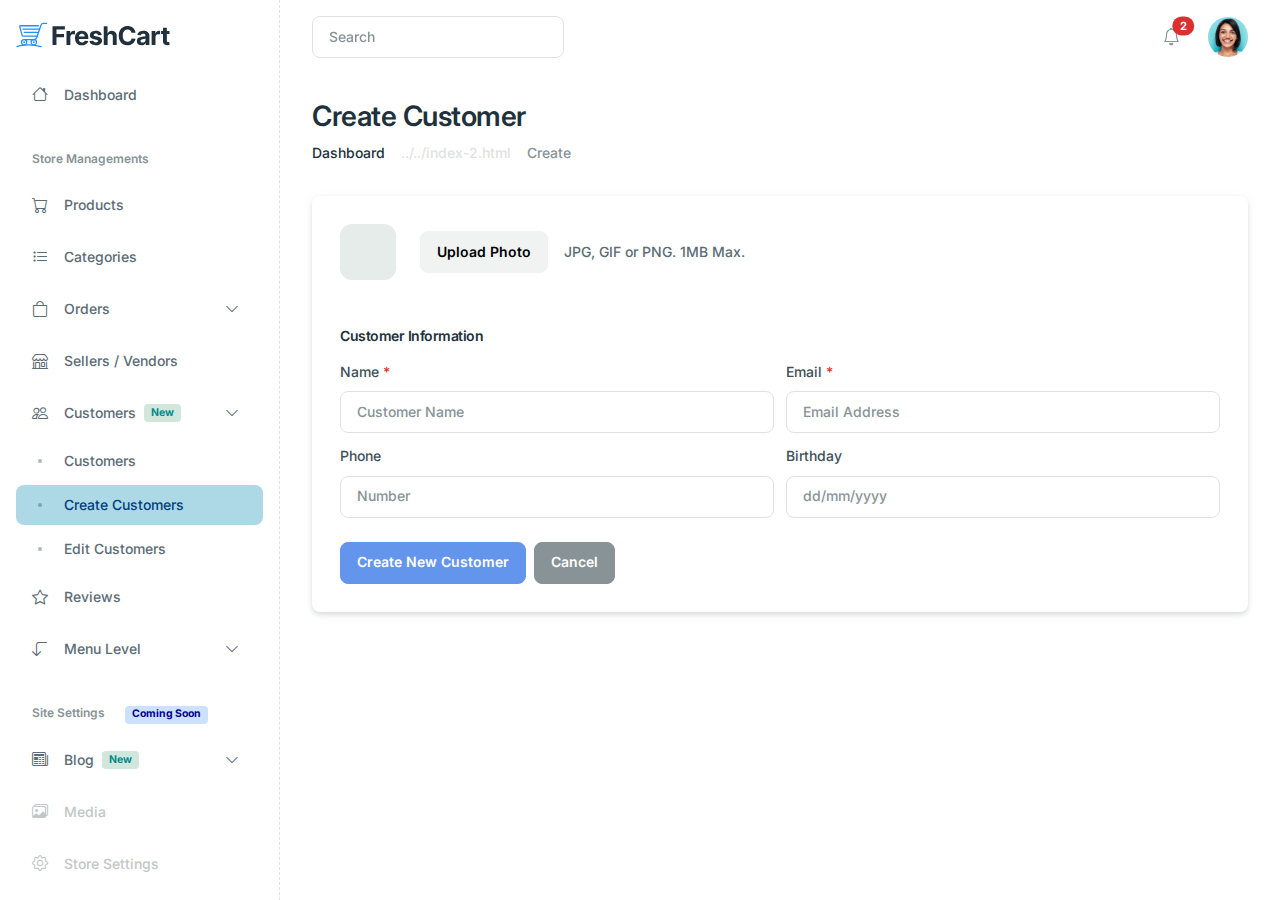
<file: dashboard/create-customers.html>
<!DOCTYPE html>
<html lang="en">
	
<!-- Mirrored from freshcart.codescandy.com/dashboard/create-customers.html by HTTrack Website Copier/3.x [XR&CO'2014], Thu, 14 Nov 2024 06:09:18 GMT -->
<head>
		<!-- Required meta tags -->
<meta charset="utf-8">
<meta name="viewport" content="width=device-width, initial-scale=1, shrink-to-fit=no">
<meta content="Codescandy" name="author">
		<title>Create Customers Dashboard eCommerce HTML Template - FreshCart</title>

		<link rel="stylesheet" href="../assets/libs/dropzone/dist/dropzone.css" />
		<!-- Favicon icon-->
<link rel="shortcut icon" type="image/x-icon" href="../assets/images/favicon/favicon.ico">


<!-- Libs CSS -->
<link href="../assets/libs/bootstrap-icons/font/bootstrap-icons.min.css" rel="stylesheet">
<link href="../assets/libs/feather-webfont/dist/feather-icons.css" rel="stylesheet">
<link href="../assets/libs/simplebar/dist/simplebar.min.css" rel="stylesheet">


<!-- Theme CSS -->
<link rel="stylesheet" href="../assets/css/theme.min.css">
<script async src="https://www.googletagmanager.com/gtag/js?id=G-M8S4MT3EYG"></script>
<script>
   window.dataLayer = window.dataLayer || [];
   function gtag() {
      dataLayer.push(arguments);
   }
   gtag("js", new Date());

   gtag("config", "G-M8S4MT3EYG");
</script>
 <script type="text/javascript">
   (function (c, l, a, r, i, t, y) {
      c[a] =
         c[a] ||
         function () {
            (c[a].q = c[a].q || []).push(arguments);
         };
      t = l.createElement(r);
      t.async = 1;
      t.src = "https://www.clarity.ms/tag/" + i;
      y = l.getElementsByTagName(r)[0];
      y.parentNode.insertBefore(t, y);
   })(window, document, "clarity", "script", "kuc8w5o9nt");
</script>

	</head>

	<body>
		<!-- navbar -->
<nav class="navbar navbar-expand-lg navbar-glass">
	<div class="container-fluid">
		<div class="d-flex justify-content-between align-items-center w-100">
			<div class="d-flex align-items-center">
				<a class="text-inherit d-block d-xl-none me-4" data-bs-toggle="offcanvas" href="#offcanvasExample" role="button" aria-controls="offcanvasExample">
					<svg xmlns="http://www.w3.org/2000/svg" width="32" height="32" fill="currentColor" class="bi bi-text-indent-right" viewBox="0 0 16 16">
						<path
							d="M2 3.5a.5.5 0 0 1 .5-.5h11a.5.5 0 0 1 0 1h-11a.5.5 0 0 1-.5-.5zm10.646 2.146a.5.5 0 0 1 .708.708L11.707 8l1.647 1.646a.5.5 0 0 1-.708.708l-2-2a.5.5 0 0 1 0-.708l2-2zM2 6.5a.5.5 0 0 1 .5-.5h6a.5.5 0 0 1 0 1h-6a.5.5 0 0 1-.5-.5zm0 3a.5.5 0 0 1 .5-.5h6a.5.5 0 0 1 0 1h-6a.5.5 0 0 1-.5-.5zm0 3a.5.5 0 0 1 .5-.5h11a.5.5 0 0 1 0 1h-11a.5.5 0 0 1-.5-.5z"
						/>
					</svg>
				</a>

				<form role="search">
					<label for="search" class="form-label visually-hidden">Search</label>
					<input class="form-control" type="search" placeholder="Search" aria-label="Search" id="search" />
				</form>
			</div>
			<div>
				<ul class="list-unstyled d-flex align-items-center mb-0 ms-5 ms-lg-0">
					<li class="dropdown-center">
						<a class="position-relative btn-icon btn-ghost-secondary btn rounded-circle" href="#" role="button" data-bs-toggle="dropdown" aria-expanded="false">
							<i class="bi bi-bell fs-5"></i>
							<span class="position-absolute top-0 start-100 translate-middle badge rounded-pill bg-danger mt-2 ms-n2">
								2
								<span class="visually-hidden">unread messages</span>
							</span>
						</a>
						<div class="dropdown-menu dropdown-menu-end dropdown-menu-lg p-0 border-0">
							<div class="border-bottom p-5 d-flex justify-content-between align-items-center">
								<div>
									<h5 class="mb-1">Notifications</h5>
									<p class="mb-0 small">You have 2 unread messages</p>
								</div>
								<a href="#!" class="text-muted">
									<a href="#" class="btn btn-ghost-secondary btn-icon rounded-circle" data-bs-toggle="tooltip" data-bs-placement="bottom" data-bs-title="Mark all as read">
										<svg xmlns="http://www.w3.org/2000/svg" width="14" height="14" fill="currentColor" class="bi bi-check2-all text-success" viewBox="0 0 16 16">
											<path
												d="M12.354 4.354a.5.5 0 0 0-.708-.708L5 10.293 1.854 7.146a.5.5 0 1 0-.708.708l3.5 3.5a.5.5 0 0 0 .708 0l7-7zm-4.208 7-.896-.897.707-.707.543.543 6.646-6.647a.5.5 0 0 1 .708.708l-7 7a.5.5 0 0 1-.708 0z"
											/>
											<path d="m5.354 7.146.896.897-.707.707-.897-.896a.5.5 0 1 1 .708-.708z" />
										</svg>
									</a>
								</a>
							</div>
							<div data-simplebar style="height: 250px">
								<!-- List group -->
								<ul class="list-group list-group-flush notification-list-scroll fs-6">
									<!-- List group item -->
									<li class="list-group-item px-5 py-4 list-group-item-action active">
										<a href="#!" class="text-muted">
											<div class="d-flex">
												<img src="../assets/images/avatar/avatar-1.jpg" alt="" class="avatar avatar-md rounded-circle" />
												<div class="ms-4">
													<p class="mb-1">
														<span class="text-dark">Your order is placed</span>
														waiting for shipping
													</p>
													<span>
														<svg xmlns="http://www.w3.org/2000/svg" width="12" height="12" fill="currentColor" class="bi bi-clock text-muted" viewBox="0 0 16 16">
															<path d="M8 3.5a.5.5 0 0 0-1 0V9a.5.5 0 0 0 .252.434l3.5 2a.5.5 0 0 0 .496-.868L8 8.71V3.5z" />
															<path d="M8 16A8 8 0 1 0 8 0a8 8 0 0 0 0 16zm7-8A7 7 0 1 1 1 8a7 7 0 0 1 14 0z" />
														</svg>
														<small class="ms-2">1 minute ago</small>
													</span>
												</div>
											</div>
										</a>
									</li>
									<li class="list-group-item px-5 py-4 list-group-item-action">
										<a href="#!" class="text-muted">
											<div class="d-flex">
												<img src="../assets/images/avatar/avatar-5.jpg" alt="" class="avatar avatar-md rounded-circle" />
												<div class="ms-4">
													<p class="mb-1">
														<span class="text-dark">Jitu Chauhan</span>
														answered to your pending order list with notes
													</p>
													<span>
														<svg xmlns="http://www.w3.org/2000/svg" width="12" height="12" fill="currentColor" class="bi bi-clock text-muted" viewBox="0 0 16 16">
															<path d="M8 3.5a.5.5 0 0 0-1 0V9a.5.5 0 0 0 .252.434l3.5 2a.5.5 0 0 0 .496-.868L8 8.71V3.5z" />
															<path d="M8 16A8 8 0 1 0 8 0a8 8 0 0 0 0 16zm7-8A7 7 0 1 1 1 8a7 7 0 0 1 14 0z" />
														</svg>
														<small class="ms-2">2 days ago</small>
													</span>
												</div>
											</div>
										</a>
									</li>
									<li class="list-group-item px-5 py-4 list-group-item-action">
										<a href="#!" class="text-muted">
											<div class="d-flex">
												<img src="../assets/images/avatar/avatar-2.jpg" alt="" class="avatar avatar-md rounded-circle" />
												<div class="ms-4">
													<p class="mb-1">
														<span class="text-dark">You have new messages</span>
														2 unread messages
													</p>
													<span>
														<svg xmlns="http://www.w3.org/2000/svg" width="12" height="12" fill="currentColor" class="bi bi-clock text-muted" viewBox="0 0 16 16">
															<path d="M8 3.5a.5.5 0 0 0-1 0V9a.5.5 0 0 0 .252.434l3.5 2a.5.5 0 0 0 .496-.868L8 8.71V3.5z" />
															<path d="M8 16A8 8 0 1 0 8 0a8 8 0 0 0 0 16zm7-8A7 7 0 1 1 1 8a7 7 0 0 1 14 0z" />
														</svg>
														<small class="ms-2">3 days ago</small>
													</span>
												</div>
											</div>
										</a>
									</li>
								</ul>
							</div>
							<div class="border-top px-5 py-4 text-center">
								<a href="#!">View All</a>
							</div>
						</div>
					</li>
					<li class="dropdown ms-4">
						<a href="#" role="button" data-bs-toggle="dropdown" aria-expanded="false">
							<img src="../assets/images/avatar/avatar-1.jpg" alt="" class="avatar avatar-md rounded-circle" />
						</a>

						<div class="dropdown-menu dropdown-menu-end p-0">
							<div class="lh-1 px-5 py-4 border-bottom">
								<h5 class="mb-1 h6">FreshCart Admin</h5>
								<small>admindemo@email.com</small>
							</div>

							<ul class="list-unstyled px-2 py-3">
								<li>
									<a class="dropdown-item" href="#!">Home</a>
								</li>
								<li>
									<a class="dropdown-item" href="#!">Profile</a>
								</li>

								<li>
									<a class="dropdown-item" href="#!">Settings</a>
								</li>
							</ul>
							<div class="border-top px-5 py-3">
								<a href="#">Log Out</a>
							</div>
						</div>
					</li>
				</ul>
			</div>
		</div>
	</div>
</nav>

		<div class="main-wrapper">
			<!-- navbar vertical -->
			<!-- navbar -->
<nav class="navbar-vertical-nav d-none d-xl-block">
	<div class="navbar-vertical">
		<div class="px-4 py-5">
			<a href="../index.html" class="navbar-brand">
				<img src="../assets/images/logo/freshcart-logo.svg" alt="" />
			</a>
		</div>
		<div class="navbar-vertical-content flex-grow-1" data-simplebar="">
			<ul class="navbar-nav flex-column" id="sideNavbar">
				<li class="nav-item">
					<a class="nav-link " href="index.html">
						<div class="d-flex align-items-center">
							<span class="nav-link-icon"><i class="bi bi-house"></i></span>
							<span class="nav-link-text">Dashboard</span>
						</div>
					</a>
				</li>
				<li class="nav-item mt-6 mb-3">
					<span class="nav-label">Store Managements</span>
				</li>
				<li class="nav-item">
					<a class="nav-link " href="products.html">
						<div class="d-flex align-items-center">
							<span class="nav-link-icon"><i class="bi bi-cart"></i></span>
							<span class="nav-link-text">Products</span>
						</div>
					</a>
				</li>
				<li class="nav-item">
					<a class="nav-link " href="categories.html">
						<div class="d-flex align-items-center">
							<span class="nav-link-icon"><i class="bi bi-list-task"></i></span>
							<span class="nav-link-text">Categories</span>
						</div>
					</a>
				</li>
				<li class="nav-item">
					<a
						class="nav-link  collapsed "
						href="#"
						data-bs-toggle="collapse"
						data-bs-target="#navCategoriesOrders"
						aria-expanded="false"
						aria-controls="navCategoriesOrders"
					>
						<div class="d-flex align-items-center">
							<span class="nav-link-icon"><i class="bi bi-bag"></i></span>
							<span class="nav-link-text">Orders</span>
						</div>
					</a>
					<div id="navCategoriesOrders" class="collapse " data-bs-parent="#sideNavbar">
						<ul class="nav flex-column">
							<li class="nav-item">
								<a class="nav-link " href="order-list.html">List</a>
							</li>
							<!-- Nav item -->
							<li class="nav-item">
								<a class="nav-link " href="order-single.html">Single</a>
							</li>
						</ul>
					</div>
				</li>

				<li class="nav-item">
					<a class="nav-link " href="vendor-grid.html">
						<div class="d-flex align-items-center">
							<span class="nav-link-icon"><i class="bi bi-shop"></i></span>
							<span class="nav-link-text">Sellers / Vendors</span>
						</div>
					</a>
				</li>
				<li class="nav-item">
					<a
						class="nav-link "
						href="#"
						data-bs-toggle="collapse"
						data-bs-target="#navCustomer"
						aria-expanded="false"
						aria-controls="navCustomer"
					>
						<div class="d-flex align-items-center">
							<span class="nav-link-icon"><i class="bi bi-people"></i></span>
							<span class="nav-link-text">Customers</span>
							<span class="badge bg-light-success text-dark-success ms-2">New</span>
						</div>
					</a>
					<div id="navCustomer" class="collapse  show " data-bs-parent="#sideNavbar">
						<ul class="nav flex-column">
							<li class="nav-item">
								<a class="nav-link " href="customers.html">Customers</a>
							</li>
							<!-- Nav item -->
							<li class="nav-item">
								<a class="nav-link  active " href="create-customers.html">Create Customers</a>
							</li>
							<!-- Nav item -->
							<li class="nav-item">
								<a class="nav-link " href="customers-edits.html">Edit Customers</a>
							</li>
						</ul>
					</div>
				</li>

				<li class="nav-item">
					<a class="nav-link " href="reviews.html">
						<div class="d-flex align-items-center">
							<span class="nav-link-icon"><i class="bi bi-star"></i></span>
							<span class="nav-link-text">Reviews</span>
						</div>
					</a>
				</li>
				<!-- Nav item -->
				<li class="nav-item">
					<a
						class="nav-link  collapsed "
						href="#"
						data-bs-toggle="collapse"
						data-bs-target="#navMenuLevelFirst"
						aria-expanded="false"
						aria-controls="navMenuLevelFirst"
					>
						<span class="nav-link-icon"><i class="bi bi-arrow-90deg-down"></i></span>
						<span class="nav-link-text">Menu Level</span>
					</a>
					<div id="navMenuLevelFirst" class="collapse " data-bs-parent="#sideNavbar">
						<ul class="nav flex-column">
							<li class="nav-item">
								<a
									class="nav-link "
									href="#"
									data-bs-toggle="collapse"
									data-bs-target="#navMenuLevelSecond1"
									aria-expanded="false"
									aria-controls="navMenuLevelSecond1"
								>
									Two Level
								</a>
								<div id="navMenuLevelSecond1" class="collapse" data-bs-parent="#navMenuLevel">
									<ul class="nav flex-column">
										<li class="nav-item">
											<a class="nav-link " href="#">NavItem 1</a>
										</li>
										<li class="nav-item">
											<a class="nav-link " href="#">NavItem 2</a>
										</li>
									</ul>
								</div>
							</li>
							<li class="nav-item">
								<a
									class="nav-link  collapsed "
									href="#"
									data-bs-toggle="collapse"
									data-bs-target="#navMenuLevelThreeOne1"
									aria-expanded="false"
									aria-controls="navMenuLevelThreeOne1"
								>
									Three Level
								</a>
								<div id="navMenuLevelThreeOne1" class="collapse " data-bs-parent="#navMenuLevel">
									<ul class="nav flex-column">
										<li class="nav-item">
											<a
												class="nav-link  collapsed "
												href="#"
												data-bs-toggle="collapse"
												data-bs-target="#navMenuLevelThreeTwo"
												aria-expanded="false"
												aria-controls="navMenuLevelThreeTwo"
											>
												NavItem 1
											</a>
											<div id="navMenuLevelThreeTwo" class="collapse collapse " data-bs-parent="#navMenuLevelThree">
												<ul class="nav flex-column">
													<li class="nav-item">
														<a class="nav-link " href="#">NavChild Item 1</a>
													</li>
												</ul>
											</div>
										</li>
										<li class="nav-item">
											<a class="nav-link " href="#">Nav Item 2</a>
										</li>
									</ul>
								</div>
							</li>
						</ul>
					</div>
				</li>

				<li class="nav-item mt-6 mb-3">
					<span class="nav-label">Site Settings</span>
					<span class="badge bg-light-info text-dark-info">Coming Soon</span>
				</li>
				<li class="nav-item">
					<a class="nav-link  collapsed " href="#" data-bs-toggle="collapse" data-bs-target="#navBlog" aria-expanded="false" aria-controls="navBlog">
						<div class="d-flex align-items-center">
							<span class="nav-link-icon"><i class="bi bi-newspaper"></i></span>
							<span class="nav-link-text">Blog</span>
							<span class="badge bg-light-success text-dark-success ms-2">New</span>
						</div>
					</a>
					<div id="navBlog" class="collapse " data-bs-parent="#sideNavbar">
						<ul class="nav flex-column">
							<li class="nav-item">
								<a class="nav-link " href="blog-grid.html">Grid</a>
							</li>
							<!-- Nav item -->
							<li class="nav-item">
								<a class="nav-link " href="blog-list.html">List</a>
							</li>
							<!-- Nav item -->
							<li class="nav-item">
								<a class="nav-link " href="blog-new-post.html">Add Post</a>
							</li>
						</ul>
					</div>
				</li>

				<li class="nav-item">
					<a class="nav-link disabled" href="#!">
						<div class="d-flex align-items-center">
							<span class="nav-link-icon"><i class="bi bi-images"></i></span>
							<span class="nav-link-text">Media</span>
						</div>
					</a>
				</li>
				<li class="nav-item">
					<a class="nav-link disabled" href="#!">
						<div class="d-flex align-items-center">
							<span class="nav-link-icon"><i class="bi bi-gear"></i></span>
							<span class="nav-link-text">Store Settings</span>
						</div>
					</a>
				</li>

				<li class="nav-item mt-6 mb-3">
					<span class="nav-label">Support</span>
					<span class="badge bg-light-info text-dark-info">Coming Soon</span>
				</li>
				<li class="nav-item">
					<a class="nav-link disabled" href="#!">
						<div class="d-flex align-items-center">
							<span class="nav-link-icon"><i class="bi bi-headphones"></i></span>
							<span class="nav-link-text">Support Ticket</span>
						</div>
					</a>
				</li>
				<li class="nav-item">
					<a class="nav-link disabled" href="#">
						<div class="d-flex align-items-center">
							<span class="nav-link-icon"><i class="bi bi-question-circle"></i></span>
							<span class="nav-link-text">Help Center</span>
						</div>
					</a>
				</li>
				<li class="nav-item">
					<a class="nav-link disabled" href="#!">
						<div class="d-flex align-items-center">
							<span class="nav-link-icon"><i class="bi bi-infinity"></i></span>
							<span class="nav-link-text">How FreshCart Works</span>
						</div>
					</a>
				</li>

				<li class="nav-item mt-6 mb-3">
					<span class="nav-label">Our Apps</span>
				</li>
				<li class="nav-item">
					<a class="nav-link disabled" href="#!">
						<div class="d-flex align-items-center">
							<span class="nav-link-icon"><i class="bi bi-apple"></i></span>
							<span class="nav-link-text">Apple Store</span>
						</div>
					</a>
				</li>
				<li class="nav-item">
					<a class="nav-link disabled" href="#!">
						<div class="d-flex align-items-center">
							<span class="nav-link-icon"><i class="bi bi-google-play"></i></span>
							<span class="nav-link-text">Google Play Store</span>
						</div>
					</a>
				</li>
			</ul>
		</div>
	</div>
</nav>

<nav class="navbar-vertical-nav offcanvas offcanvas-start navbar-offcanvac" tabindex="-1" id="offcanvasExample">
	<div class="navbar-vertical">
		<div class="px-4 py-5 d-flex justify-content-between align-items-center">
			<a href="../index.html" class="navbar-brand">
				<img src="../assets/images/logo/freshcart-logo.svg" alt="" />
			</a>
			<button type="button" class="btn-close" data-bs-dismiss="offcanvas" aria-label="Close"></button>
		</div>
		<div class="navbar-vertical-content flex-grow-1" data-simplebar="">
			<ul class="navbar-nav flex-column">
				<li class="nav-item">
					<a class="nav-link " href="index.html">
						<div class="d-flex align-items-center">
							<span class="nav-link-icon"><i class="bi bi-house"></i></span>
							<span>Dashboard</span>
						</div>
					</a>
				</li>
				<li class="nav-item mt-6 mb-3">
					<span class="nav-label">Store Managements</span>
				</li>
				<li class="nav-item">
					<a class="nav-link " href="products.html">
						<div class="d-flex align-items-center">
							<span class="nav-link-icon"><i class="bi bi-cart"></i></span>
							<span class="nav-link-text">Products</span>
						</div>
					</a>
				</li>
				<li class="nav-item">
					<a class="nav-link " href="categories.html">
						<div class="d-flex align-items-center">
							<span class="nav-link-icon"><i class="bi bi-list-task"></i></span>
							<span class="nav-link-text">Categories</span>
						</div>
					</a>
				</li>
				<li class="nav-item">
					<a class="nav-link  collapsed " href="#" data-bs-toggle="collapse" data-bs-target="#navOrders" aria-expanded="false" aria-controls="navOrders">
						<div class="d-flex align-items-center">
							<span class="nav-link-icon"><i class="bi bi-bag"></i></span>
							<span class="nav-link-text">Orders</span>
						</div>
					</a>
					<div id="navOrders" class="collapse " data-bs-parent="#sideNavbar">
						<ul class="nav flex-column">
							<li class="nav-item">
								<a class="nav-link " href="order-list.html">List</a>
							</li>
							<!-- Nav item -->
							<li class="nav-item">
								<a class="nav-link " href="order-single.html">Single</a>
							</li>
						</ul>
					</div>
				</li>
				<li class="nav-item">
					<a class="nav-link " href="vendor-grid.html">
						<div class="d-flex align-items-center">
							<span class="nav-link-icon"><i class="bi bi-shop"></i></span>
							<span class="nav-link-text">Sellers / Vendors</span>
						</div>
					</a>
				</li>
				<li class="nav-item">
					<a class="nav-link " href="customers.html">
						<div class="d-flex align-items-center">
							<span class="nav-link-icon"><i class="bi bi-people"></i></span>
							<span class="nav-link-text">Customers</span>
						</div>
					</a>
				</li>
				<li class="nav-item">
					<a class="nav-link " href="reviews.html">
						<div class="d-flex align-items-center">
							<span class="nav-link-icon"><i class="bi bi-star"></i></span>
							<span class="nav-link-text">Reviews</span>
						</div>
					</a>
				</li>
				<li class="nav-item mt-6 mb-3">
					<span class="nav-label">Site Settings</span>
					<span class="badge bg-light-info text-dark-info">Coming Soon</span>
				</li>
				<li class="nav-item">
					<a class="nav-link " href="#!">
						<div class="d-flex align-items-center">
							<span class="nav-link-icon"><i class="bi bi-newspaper"></i></span>
							<span class="nav-link-text">Blog</span>
						</div>
					</a>
				</li>
				<li class="nav-item">
					<a class="nav-link disabled" href="#">
						<div class="d-flex align-items-center">
							<span class="nav-link-icon"><i class="bi bi-images"></i></span>
							<span class="nav-link-text">Media</span>
						</div>
					</a>
				</li>
				<li class="nav-item">
					<a class="nav-link disabled" href="#!">
						<div class="d-flex align-items-center">
							<span class="nav-link-icon"><i class="bi bi-gear"></i></span>
							<span class="nav-link-text">Store Settings</span>
						</div>
					</a>
				</li>
				<li class="nav-item mt-6 mb-3">
					<span class="nav-label">Support</span>
					<span class="badge bg-light-info text-dark-info">Coming Soon</span>
				</li>
				<li class="nav-item">
					<a class="nav-link disabled" href="#!">
						<div class="d-flex align-items-center">
							<span class="nav-link-icon"><i class="bi bi-headphones"></i></span>
							<span class="nav-link-text">Support Ticket</span>
						</div>
					</a>
				</li>
				<li class="nav-item">
					<a class="nav-link disabled" href="#">
						<div class="d-flex align-items-center">
							<span class="nav-link-icon"><i class="bi bi-question-circle"></i></span>
							<span class="nav-link-text">Help Center</span>
						</div>
					</a>
				</li>
				<li class="nav-item">
					<a class="nav-link disabled" href="#!">
						<div class="d-flex align-items-center">
							<span class="nav-link-icon"><i class="bi bi-infinity"></i></span>
							<span class="nav-link-text">How FreshCart Works</span>
						</div>
					</a>
				</li>

				<li class="nav-item mt-6 mb-3">
					<span class="nav-label">Our Apps</span>
				</li>
				<li class="nav-item">
					<a class="nav-link disabled" href="#!">
						<div class="d-flex align-items-center">
							<span class="nav-link-icon"><i class="bi bi-apple"></i></span>
							<span class="nav-link-text">Apple Store</span>
						</div>
					</a>
				</li>
				<li class="nav-item">
					<a class="nav-link disabled" href="#!">
						<div class="d-flex align-items-center">
							<span class="nav-link-icon"><i class="bi bi-google-play"></i></span>
							<span class="nav-link-text">Google Play Store</span>
						</div>
					</a>
				</li>
				<li id="navMenuLevel" class="collapse " data-bs-parent="#sideNavbar">
					<ul class="nav flex-column">
						<li class="nav-item">
							<a
								class="nav-link "
								href="#"
								data-bs-toggle="collapse"
								data-bs-target="#navMenuLevelSecond2"
								aria-expanded="false"
								aria-controls="navMenuLevelSecond2"
							>
								Two Level
							</a>
							<div id="navMenuLevelSecond2" class="collapse" data-bs-parent="#navMenuLevel">
								<ul class="nav flex-column">
									<li class="nav-item">
										<a class="nav-link " href="#">NavItem 1</a>
									</li>
									<li class="nav-item">
										<a class="nav-link " href="#">NavItem 2</a>
									</li>
								</ul>
							</div>
						</li>
						<li class="nav-item">
							<a
								class="nav-link  collapsed "
								href="#"
								data-bs-toggle="collapse"
								data-bs-target="#navMenuLevelThree2"
								aria-expanded="false"
								aria-controls="navMenuLevelThree2"
							>
								Three Level
							</a>
							<div id="navMenuLevelThree2" class="collapse " data-bs-parent="#navMenuLevel">
								<ul class="nav flex-column">
									<li class="nav-item">
										<a
											class="nav-link  collapsed "
											href="#"
											data-bs-toggle="collapse"
											data-bs-target="#navMenuLevelThree3"
											aria-expanded="false"
											aria-controls="navMenuLevelThree3"
										>
											NavItem 1
										</a>
										<div id="navMenuLevelThree3" class="collapse collapse " data-bs-parent="#navMenuLevelThree">
											<ul class="nav flex-column">
												<li class="nav-item">
													<a class="nav-link " href="#">NavChild Item 1</a>
												</li>
											</ul>
										</div>
									</li>
									<li class="nav-item">
										<a class="nav-link " href="#">Nav Item 2</a>
									</li>
								</ul>
							</div>
						</li>
					</ul>
				</li>
			</ul>
		</div>
	</div>
</nav>

			<main class="main-content-wrapper">
				<div class="container">
					<div class="row mb-8">
						<div class="col-md-12">
							<div>
								<h2>Create Customer</h2>
								<!-- breacrumb -->
								<nav aria-label="breadcrumb">
									<ol class="breadcrumb mb-0">
										<li class="breadcrumb-item"><a href="#" class="text-inherit">Dashboard</a></li>
										<li class="breadcrumb-item active" aria-current="page">Create</li>
									</ol>
								</nav>
							</div>
						</div>
					</div>
					<div class="row">
						<div class="col-12">
							<div class="card shadow border-0">
								<div class="card-body d-flex flex-column gap-8 p-7">
									<div class="d-flex flex-column flex-md-row align-items-center mb-4 file-input-wrapper gap-2">
										<div>
											<img class="image avatar avatar-lg rounded-3" src="../assets/images/docs/placeholder-img.jpg" alt="Image" />
										</div>

										<div class="file-upload btn btn-light ms-md-4">
											<input type="file" class="file-input opacity-0" />
											Upload Photo
										</div>

										<span class="ms-2">JPG, GIF or PNG. 1MB Max.</span>
									</div>
									<div class="d-flex flex-column gap-4">
										<h3 class="mb-0 h6">Customer Information</h3>
										<form class="row g-3 needs-validation" novalidate>
											<div class="col-lg-6 col-12">
												<div>
													<!-- input -->
													<label for="creatCustomerName" class="form-label">
														Name
														<span class="text-danger">*</span>
													</label>
													<input type="text" class="form-control" id="creatCustomerName" placeholder="Customer Name" required />
													<div class="invalid-feedback">Please enter customer name</div>
												</div>
											</div>
											<div class="col-lg-6 col-12">
												<div>
													<!-- input -->
													<label for="creatCustomerEmail" class="form-label">
														Email
														<span class="text-danger">*</span>
													</label>
													<input type="email" class="form-control" id="creatCustomerEmail" placeholder="Email Address" required />
													<div class="invalid-feedback">Please enter email</div>
												</div>
											</div>
											<div class="col-lg-6 col-12">
												<div>
													<!-- input -->
													<label for="creatCustomerPhone" class="form-label">Phone</label>
													<input type="text" class="form-control" id="creatCustomerPhone" placeholder="Number" required />
													<div class="invalid-feedback">Please enter phone</div>
												</div>
											</div>

											<div class="col-lg-6 col-12">
												<label class="form-label" for="creatCustomerDate">Birthday</label>
												<input type="text" class="form-control flatpickr" id="creatCustomerDate" placeholder="dd/mm/yyyy" required />
												<div class="invalid-feedback">Please enter date</div>
											</div>
											<div>
												<div class="col-12 mt-3">
													<div class="d-flex flex-column flex-md-row gap-2">
														<button class="btn btn-primary" type="submit">Create New Customer</button>
														<button class="btn btn-secondary" type="submit">Cancel</button>
													</div>
												</div>
											</div>
										</form>
									</div>
								</div>
							</div>
						</div>
					</div>
				</div>
			</main>
		</div>
		<script src="../assets/libs/flatpickr/dist/flatpickr.min.js"></script>
		<script src="../assets/libs/dropzone/dist/min/dropzone.min.js"></script>
		<!-- Libs JS -->
<!-- <script src="../assets/libs/jquery/dist/jquery.min.js"></script> -->
<script src="../assets/libs/bootstrap/dist/js/bootstrap.bundle.min.js"></script>
<script src="../assets/libs/simplebar/dist/simplebar.min.js"></script>

<!-- Theme JS -->
<script src="../assets/js/theme.min.js"></script>

		<script src="../assets/js/vendors/validation.js"></script>
	</body>

<!-- Mirrored from freshcart.codescandy.com/dashboard/create-customers.html by HTTrack Website Copier/3.x [XR&CO'2014], Thu, 14 Nov 2024 06:09:18 GMT -->
</html>
</file>
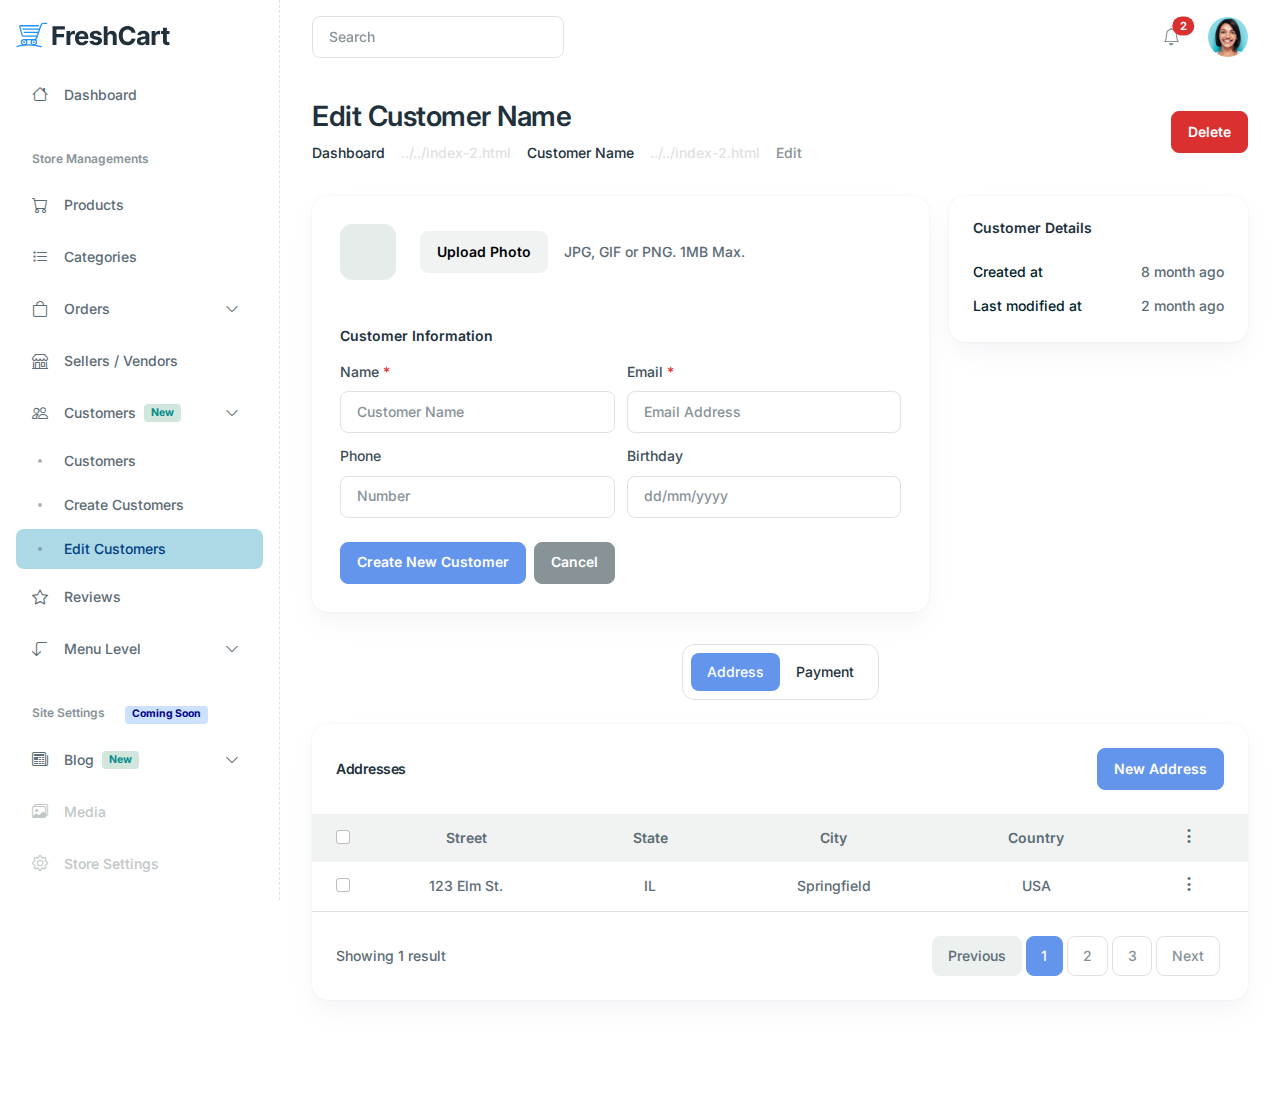
<file: dashboard/customers-edits.html>
<!DOCTYPE html>
<html lang="en">
	
<!-- Mirrored from freshcart.codescandy.com/dashboard/customers-edits.html by HTTrack Website Copier/3.x [XR&CO'2014], Thu, 14 Nov 2024 06:09:18 GMT -->
<head>
		<!-- Required meta tags -->
<meta charset="utf-8">
<meta name="viewport" content="width=device-width, initial-scale=1, shrink-to-fit=no">
<meta content="Codescandy" name="author">
		<title>Edit Customer Name Dashboard eCommerce HTML Template - FreshCart</title>
		<link rel="stylesheet" href="../assets/libs/dropzone/dist/dropzone.css" />
		<!-- Favicon icon-->
<link rel="shortcut icon" type="image/x-icon" href="../assets/images/favicon/favicon.ico">


<!-- Libs CSS -->
<link href="../assets/libs/bootstrap-icons/font/bootstrap-icons.min.css" rel="stylesheet">
<link href="../assets/libs/feather-webfont/dist/feather-icons.css" rel="stylesheet">
<link href="../assets/libs/simplebar/dist/simplebar.min.css" rel="stylesheet">


<!-- Theme CSS -->
<link rel="stylesheet" href="../assets/css/theme.min.css">
<script async src="https://www.googletagmanager.com/gtag/js?id=G-M8S4MT3EYG"></script>
<script>
   window.dataLayer = window.dataLayer || [];
   function gtag() {
      dataLayer.push(arguments);
   }
   gtag("js", new Date());

   gtag("config", "G-M8S4MT3EYG");
</script>
 <script type="text/javascript">
   (function (c, l, a, r, i, t, y) {
      c[a] =
         c[a] ||
         function () {
            (c[a].q = c[a].q || []).push(arguments);
         };
      t = l.createElement(r);
      t.async = 1;
      t.src = "https://www.clarity.ms/tag/" + i;
      y = l.getElementsByTagName(r)[0];
      y.parentNode.insertBefore(t, y);
   })(window, document, "clarity", "script", "kuc8w5o9nt");
</script>

	</head>

	<body>
		<!-- navbar -->
<nav class="navbar navbar-expand-lg navbar-glass">
	<div class="container-fluid">
		<div class="d-flex justify-content-between align-items-center w-100">
			<div class="d-flex align-items-center">
				<a class="text-inherit d-block d-xl-none me-4" data-bs-toggle="offcanvas" href="#offcanvasExample" role="button" aria-controls="offcanvasExample">
					<svg xmlns="http://www.w3.org/2000/svg" width="32" height="32" fill="currentColor" class="bi bi-text-indent-right" viewBox="0 0 16 16">
						<path
							d="M2 3.5a.5.5 0 0 1 .5-.5h11a.5.5 0 0 1 0 1h-11a.5.5 0 0 1-.5-.5zm10.646 2.146a.5.5 0 0 1 .708.708L11.707 8l1.647 1.646a.5.5 0 0 1-.708.708l-2-2a.5.5 0 0 1 0-.708l2-2zM2 6.5a.5.5 0 0 1 .5-.5h6a.5.5 0 0 1 0 1h-6a.5.5 0 0 1-.5-.5zm0 3a.5.5 0 0 1 .5-.5h6a.5.5 0 0 1 0 1h-6a.5.5 0 0 1-.5-.5zm0 3a.5.5 0 0 1 .5-.5h11a.5.5 0 0 1 0 1h-11a.5.5 0 0 1-.5-.5z"
						/>
					</svg>
				</a>

				<form role="search">
					<label for="search" class="form-label visually-hidden">Search</label>
					<input class="form-control" type="search" placeholder="Search" aria-label="Search" id="search" />
				</form>
			</div>
			<div>
				<ul class="list-unstyled d-flex align-items-center mb-0 ms-5 ms-lg-0">
					<li class="dropdown-center">
						<a class="position-relative btn-icon btn-ghost-secondary btn rounded-circle" href="#" role="button" data-bs-toggle="dropdown" aria-expanded="false">
							<i class="bi bi-bell fs-5"></i>
							<span class="position-absolute top-0 start-100 translate-middle badge rounded-pill bg-danger mt-2 ms-n2">
								2
								<span class="visually-hidden">unread messages</span>
							</span>
						</a>
						<div class="dropdown-menu dropdown-menu-end dropdown-menu-lg p-0 border-0">
							<div class="border-bottom p-5 d-flex justify-content-between align-items-center">
								<div>
									<h5 class="mb-1">Notifications</h5>
									<p class="mb-0 small">You have 2 unread messages</p>
								</div>
								<a href="#!" class="text-muted">
									<a href="#" class="btn btn-ghost-secondary btn-icon rounded-circle" data-bs-toggle="tooltip" data-bs-placement="bottom" data-bs-title="Mark all as read">
										<svg xmlns="http://www.w3.org/2000/svg" width="14" height="14" fill="currentColor" class="bi bi-check2-all text-success" viewBox="0 0 16 16">
											<path
												d="M12.354 4.354a.5.5 0 0 0-.708-.708L5 10.293 1.854 7.146a.5.5 0 1 0-.708.708l3.5 3.5a.5.5 0 0 0 .708 0l7-7zm-4.208 7-.896-.897.707-.707.543.543 6.646-6.647a.5.5 0 0 1 .708.708l-7 7a.5.5 0 0 1-.708 0z"
											/>
											<path d="m5.354 7.146.896.897-.707.707-.897-.896a.5.5 0 1 1 .708-.708z" />
										</svg>
									</a>
								</a>
							</div>
							<div data-simplebar style="height: 250px">
								<!-- List group -->
								<ul class="list-group list-group-flush notification-list-scroll fs-6">
									<!-- List group item -->
									<li class="list-group-item px-5 py-4 list-group-item-action active">
										<a href="#!" class="text-muted">
											<div class="d-flex">
												<img src="../assets/images/avatar/avatar-1.jpg" alt="" class="avatar avatar-md rounded-circle" />
												<div class="ms-4">
													<p class="mb-1">
														<span class="text-dark">Your order is placed</span>
														waiting for shipping
													</p>
													<span>
														<svg xmlns="http://www.w3.org/2000/svg" width="12" height="12" fill="currentColor" class="bi bi-clock text-muted" viewBox="0 0 16 16">
															<path d="M8 3.5a.5.5 0 0 0-1 0V9a.5.5 0 0 0 .252.434l3.5 2a.5.5 0 0 0 .496-.868L8 8.71V3.5z" />
															<path d="M8 16A8 8 0 1 0 8 0a8 8 0 0 0 0 16zm7-8A7 7 0 1 1 1 8a7 7 0 0 1 14 0z" />
														</svg>
														<small class="ms-2">1 minute ago</small>
													</span>
												</div>
											</div>
										</a>
									</li>
									<li class="list-group-item px-5 py-4 list-group-item-action">
										<a href="#!" class="text-muted">
											<div class="d-flex">
												<img src="../assets/images/avatar/avatar-5.jpg" alt="" class="avatar avatar-md rounded-circle" />
												<div class="ms-4">
													<p class="mb-1">
														<span class="text-dark">Jitu Chauhan</span>
														answered to your pending order list with notes
													</p>
													<span>
														<svg xmlns="http://www.w3.org/2000/svg" width="12" height="12" fill="currentColor" class="bi bi-clock text-muted" viewBox="0 0 16 16">
															<path d="M8 3.5a.5.5 0 0 0-1 0V9a.5.5 0 0 0 .252.434l3.5 2a.5.5 0 0 0 .496-.868L8 8.71V3.5z" />
															<path d="M8 16A8 8 0 1 0 8 0a8 8 0 0 0 0 16zm7-8A7 7 0 1 1 1 8a7 7 0 0 1 14 0z" />
														</svg>
														<small class="ms-2">2 days ago</small>
													</span>
												</div>
											</div>
										</a>
									</li>
									<li class="list-group-item px-5 py-4 list-group-item-action">
										<a href="#!" class="text-muted">
											<div class="d-flex">
												<img src="../assets/images/avatar/avatar-2.jpg" alt="" class="avatar avatar-md rounded-circle" />
												<div class="ms-4">
													<p class="mb-1">
														<span class="text-dark">You have new messages</span>
														2 unread messages
													</p>
													<span>
														<svg xmlns="http://www.w3.org/2000/svg" width="12" height="12" fill="currentColor" class="bi bi-clock text-muted" viewBox="0 0 16 16">
															<path d="M8 3.5a.5.5 0 0 0-1 0V9a.5.5 0 0 0 .252.434l3.5 2a.5.5 0 0 0 .496-.868L8 8.71V3.5z" />
															<path d="M8 16A8 8 0 1 0 8 0a8 8 0 0 0 0 16zm7-8A7 7 0 1 1 1 8a7 7 0 0 1 14 0z" />
														</svg>
														<small class="ms-2">3 days ago</small>
													</span>
												</div>
											</div>
										</a>
									</li>
								</ul>
							</div>
							<div class="border-top px-5 py-4 text-center">
								<a href="#!">View All</a>
							</div>
						</div>
					</li>
					<li class="dropdown ms-4">
						<a href="#" role="button" data-bs-toggle="dropdown" aria-expanded="false">
							<img src="../assets/images/avatar/avatar-1.jpg" alt="" class="avatar avatar-md rounded-circle" />
						</a>

						<div class="dropdown-menu dropdown-menu-end p-0">
							<div class="lh-1 px-5 py-4 border-bottom">
								<h5 class="mb-1 h6">FreshCart Admin</h5>
								<small>admindemo@email.com</small>
							</div>

							<ul class="list-unstyled px-2 py-3">
								<li>
									<a class="dropdown-item" href="#!">Home</a>
								</li>
								<li>
									<a class="dropdown-item" href="#!">Profile</a>
								</li>

								<li>
									<a class="dropdown-item" href="#!">Settings</a>
								</li>
							</ul>
							<div class="border-top px-5 py-3">
								<a href="#">Log Out</a>
							</div>
						</div>
					</li>
				</ul>
			</div>
		</div>
	</div>
</nav>

		<div class="main-wrapper">
			<!-- navbar vertical -->
			<!-- navbar -->
<nav class="navbar-vertical-nav d-none d-xl-block">
	<div class="navbar-vertical">
		<div class="px-4 py-5">
			<a href="../index.html" class="navbar-brand">
				<img src="../assets/images/logo/freshcart-logo.svg" alt="" />
			</a>
		</div>
		<div class="navbar-vertical-content flex-grow-1" data-simplebar="">
			<ul class="navbar-nav flex-column" id="sideNavbar">
				<li class="nav-item">
					<a class="nav-link " href="index.html">
						<div class="d-flex align-items-center">
							<span class="nav-link-icon"><i class="bi bi-house"></i></span>
							<span class="nav-link-text">Dashboard</span>
						</div>
					</a>
				</li>
				<li class="nav-item mt-6 mb-3">
					<span class="nav-label">Store Managements</span>
				</li>
				<li class="nav-item">
					<a class="nav-link " href="products.html">
						<div class="d-flex align-items-center">
							<span class="nav-link-icon"><i class="bi bi-cart"></i></span>
							<span class="nav-link-text">Products</span>
						</div>
					</a>
				</li>
				<li class="nav-item">
					<a class="nav-link " href="categories.html">
						<div class="d-flex align-items-center">
							<span class="nav-link-icon"><i class="bi bi-list-task"></i></span>
							<span class="nav-link-text">Categories</span>
						</div>
					</a>
				</li>
				<li class="nav-item">
					<a
						class="nav-link  collapsed "
						href="#"
						data-bs-toggle="collapse"
						data-bs-target="#navCategoriesOrders"
						aria-expanded="false"
						aria-controls="navCategoriesOrders"
					>
						<div class="d-flex align-items-center">
							<span class="nav-link-icon"><i class="bi bi-bag"></i></span>
							<span class="nav-link-text">Orders</span>
						</div>
					</a>
					<div id="navCategoriesOrders" class="collapse " data-bs-parent="#sideNavbar">
						<ul class="nav flex-column">
							<li class="nav-item">
								<a class="nav-link " href="order-list.html">List</a>
							</li>
							<!-- Nav item -->
							<li class="nav-item">
								<a class="nav-link " href="order-single.html">Single</a>
							</li>
						</ul>
					</div>
				</li>

				<li class="nav-item">
					<a class="nav-link " href="vendor-grid.html">
						<div class="d-flex align-items-center">
							<span class="nav-link-icon"><i class="bi bi-shop"></i></span>
							<span class="nav-link-text">Sellers / Vendors</span>
						</div>
					</a>
				</li>
				<li class="nav-item">
					<a
						class="nav-link "
						href="#"
						data-bs-toggle="collapse"
						data-bs-target="#navCustomer"
						aria-expanded="false"
						aria-controls="navCustomer"
					>
						<div class="d-flex align-items-center">
							<span class="nav-link-icon"><i class="bi bi-people"></i></span>
							<span class="nav-link-text">Customers</span>
							<span class="badge bg-light-success text-dark-success ms-2">New</span>
						</div>
					</a>
					<div id="navCustomer" class="collapse  show " data-bs-parent="#sideNavbar">
						<ul class="nav flex-column">
							<li class="nav-item">
								<a class="nav-link " href="customers.html">Customers</a>
							</li>
							<!-- Nav item -->
							<li class="nav-item">
								<a class="nav-link " href="create-customers.html">Create Customers</a>
							</li>
							<!-- Nav item -->
							<li class="nav-item">
								<a class="nav-link  active " href="customers-edits.html">Edit Customers</a>
							</li>
						</ul>
					</div>
				</li>

				<li class="nav-item">
					<a class="nav-link " href="reviews.html">
						<div class="d-flex align-items-center">
							<span class="nav-link-icon"><i class="bi bi-star"></i></span>
							<span class="nav-link-text">Reviews</span>
						</div>
					</a>
				</li>
				<!-- Nav item -->
				<li class="nav-item">
					<a
						class="nav-link  collapsed "
						href="#"
						data-bs-toggle="collapse"
						data-bs-target="#navMenuLevelFirst"
						aria-expanded="false"
						aria-controls="navMenuLevelFirst"
					>
						<span class="nav-link-icon"><i class="bi bi-arrow-90deg-down"></i></span>
						<span class="nav-link-text">Menu Level</span>
					</a>
					<div id="navMenuLevelFirst" class="collapse " data-bs-parent="#sideNavbar">
						<ul class="nav flex-column">
							<li class="nav-item">
								<a
									class="nav-link "
									href="#"
									data-bs-toggle="collapse"
									data-bs-target="#navMenuLevelSecond1"
									aria-expanded="false"
									aria-controls="navMenuLevelSecond1"
								>
									Two Level
								</a>
								<div id="navMenuLevelSecond1" class="collapse" data-bs-parent="#navMenuLevel">
									<ul class="nav flex-column">
										<li class="nav-item">
											<a class="nav-link " href="#">NavItem 1</a>
										</li>
										<li class="nav-item">
											<a class="nav-link " href="#">NavItem 2</a>
										</li>
									</ul>
								</div>
							</li>
							<li class="nav-item">
								<a
									class="nav-link  collapsed "
									href="#"
									data-bs-toggle="collapse"
									data-bs-target="#navMenuLevelThreeOne1"
									aria-expanded="false"
									aria-controls="navMenuLevelThreeOne1"
								>
									Three Level
								</a>
								<div id="navMenuLevelThreeOne1" class="collapse " data-bs-parent="#navMenuLevel">
									<ul class="nav flex-column">
										<li class="nav-item">
											<a
												class="nav-link  collapsed "
												href="#"
												data-bs-toggle="collapse"
												data-bs-target="#navMenuLevelThreeTwo"
												aria-expanded="false"
												aria-controls="navMenuLevelThreeTwo"
											>
												NavItem 1
											</a>
											<div id="navMenuLevelThreeTwo" class="collapse collapse " data-bs-parent="#navMenuLevelThree">
												<ul class="nav flex-column">
													<li class="nav-item">
														<a class="nav-link " href="#">NavChild Item 1</a>
													</li>
												</ul>
											</div>
										</li>
										<li class="nav-item">
											<a class="nav-link " href="#">Nav Item 2</a>
										</li>
									</ul>
								</div>
							</li>
						</ul>
					</div>
				</li>

				<li class="nav-item mt-6 mb-3">
					<span class="nav-label">Site Settings</span>
					<span class="badge bg-light-info text-dark-info">Coming Soon</span>
				</li>
				<li class="nav-item">
					<a class="nav-link  collapsed " href="#" data-bs-toggle="collapse" data-bs-target="#navBlog" aria-expanded="false" aria-controls="navBlog">
						<div class="d-flex align-items-center">
							<span class="nav-link-icon"><i class="bi bi-newspaper"></i></span>
							<span class="nav-link-text">Blog</span>
							<span class="badge bg-light-success text-dark-success ms-2">New</span>
						</div>
					</a>
					<div id="navBlog" class="collapse " data-bs-parent="#sideNavbar">
						<ul class="nav flex-column">
							<li class="nav-item">
								<a class="nav-link " href="blog-grid.html">Grid</a>
							</li>
							<!-- Nav item -->
							<li class="nav-item">
								<a class="nav-link " href="blog-list.html">List</a>
							</li>
							<!-- Nav item -->
							<li class="nav-item">
								<a class="nav-link " href="blog-new-post.html">Add Post</a>
							</li>
						</ul>
					</div>
				</li>

				<li class="nav-item">
					<a class="nav-link disabled" href="#!">
						<div class="d-flex align-items-center">
							<span class="nav-link-icon"><i class="bi bi-images"></i></span>
							<span class="nav-link-text">Media</span>
						</div>
					</a>
				</li>
				<li class="nav-item">
					<a class="nav-link disabled" href="#!">
						<div class="d-flex align-items-center">
							<span class="nav-link-icon"><i class="bi bi-gear"></i></span>
							<span class="nav-link-text">Store Settings</span>
						</div>
					</a>
				</li>

				<li class="nav-item mt-6 mb-3">
					<span class="nav-label">Support</span>
					<span class="badge bg-light-info text-dark-info">Coming Soon</span>
				</li>
				<li class="nav-item">
					<a class="nav-link disabled" href="#!">
						<div class="d-flex align-items-center">
							<span class="nav-link-icon"><i class="bi bi-headphones"></i></span>
							<span class="nav-link-text">Support Ticket</span>
						</div>
					</a>
				</li>
				<li class="nav-item">
					<a class="nav-link disabled" href="#">
						<div class="d-flex align-items-center">
							<span class="nav-link-icon"><i class="bi bi-question-circle"></i></span>
							<span class="nav-link-text">Help Center</span>
						</div>
					</a>
				</li>
				<li class="nav-item">
					<a class="nav-link disabled" href="#!">
						<div class="d-flex align-items-center">
							<span class="nav-link-icon"><i class="bi bi-infinity"></i></span>
							<span class="nav-link-text">How FreshCart Works</span>
						</div>
					</a>
				</li>

				<li class="nav-item mt-6 mb-3">
					<span class="nav-label">Our Apps</span>
				</li>
				<li class="nav-item">
					<a class="nav-link disabled" href="#!">
						<div class="d-flex align-items-center">
							<span class="nav-link-icon"><i class="bi bi-apple"></i></span>
							<span class="nav-link-text">Apple Store</span>
						</div>
					</a>
				</li>
				<li class="nav-item">
					<a class="nav-link disabled" href="#!">
						<div class="d-flex align-items-center">
							<span class="nav-link-icon"><i class="bi bi-google-play"></i></span>
							<span class="nav-link-text">Google Play Store</span>
						</div>
					</a>
				</li>
			</ul>
		</div>
	</div>
</nav>

<nav class="navbar-vertical-nav offcanvas offcanvas-start navbar-offcanvac" tabindex="-1" id="offcanvasExample">
	<div class="navbar-vertical">
		<div class="px-4 py-5 d-flex justify-content-between align-items-center">
			<a href="../index.html" class="navbar-brand">
				<img src="../assets/images/logo/freshcart-logo.svg" alt="" />
			</a>
			<button type="button" class="btn-close" data-bs-dismiss="offcanvas" aria-label="Close"></button>
		</div>
		<div class="navbar-vertical-content flex-grow-1" data-simplebar="">
			<ul class="navbar-nav flex-column">
				<li class="nav-item">
					<a class="nav-link " href="index.html">
						<div class="d-flex align-items-center">
							<span class="nav-link-icon"><i class="bi bi-house"></i></span>
							<span>Dashboard</span>
						</div>
					</a>
				</li>
				<li class="nav-item mt-6 mb-3">
					<span class="nav-label">Store Managements</span>
				</li>
				<li class="nav-item">
					<a class="nav-link " href="products.html">
						<div class="d-flex align-items-center">
							<span class="nav-link-icon"><i class="bi bi-cart"></i></span>
							<span class="nav-link-text">Products</span>
						</div>
					</a>
				</li>
				<li class="nav-item">
					<a class="nav-link " href="categories.html">
						<div class="d-flex align-items-center">
							<span class="nav-link-icon"><i class="bi bi-list-task"></i></span>
							<span class="nav-link-text">Categories</span>
						</div>
					</a>
				</li>
				<li class="nav-item">
					<a class="nav-link  collapsed " href="#" data-bs-toggle="collapse" data-bs-target="#navOrders" aria-expanded="false" aria-controls="navOrders">
						<div class="d-flex align-items-center">
							<span class="nav-link-icon"><i class="bi bi-bag"></i></span>
							<span class="nav-link-text">Orders</span>
						</div>
					</a>
					<div id="navOrders" class="collapse " data-bs-parent="#sideNavbar">
						<ul class="nav flex-column">
							<li class="nav-item">
								<a class="nav-link " href="order-list.html">List</a>
							</li>
							<!-- Nav item -->
							<li class="nav-item">
								<a class="nav-link " href="order-single.html">Single</a>
							</li>
						</ul>
					</div>
				</li>
				<li class="nav-item">
					<a class="nav-link " href="vendor-grid.html">
						<div class="d-flex align-items-center">
							<span class="nav-link-icon"><i class="bi bi-shop"></i></span>
							<span class="nav-link-text">Sellers / Vendors</span>
						</div>
					</a>
				</li>
				<li class="nav-item">
					<a class="nav-link " href="customers.html">
						<div class="d-flex align-items-center">
							<span class="nav-link-icon"><i class="bi bi-people"></i></span>
							<span class="nav-link-text">Customers</span>
						</div>
					</a>
				</li>
				<li class="nav-item">
					<a class="nav-link " href="reviews.html">
						<div class="d-flex align-items-center">
							<span class="nav-link-icon"><i class="bi bi-star"></i></span>
							<span class="nav-link-text">Reviews</span>
						</div>
					</a>
				</li>
				<li class="nav-item mt-6 mb-3">
					<span class="nav-label">Site Settings</span>
					<span class="badge bg-light-info text-dark-info">Coming Soon</span>
				</li>
				<li class="nav-item">
					<a class="nav-link " href="#!">
						<div class="d-flex align-items-center">
							<span class="nav-link-icon"><i class="bi bi-newspaper"></i></span>
							<span class="nav-link-text">Blog</span>
						</div>
					</a>
				</li>
				<li class="nav-item">
					<a class="nav-link disabled" href="#">
						<div class="d-flex align-items-center">
							<span class="nav-link-icon"><i class="bi bi-images"></i></span>
							<span class="nav-link-text">Media</span>
						</div>
					</a>
				</li>
				<li class="nav-item">
					<a class="nav-link disabled" href="#!">
						<div class="d-flex align-items-center">
							<span class="nav-link-icon"><i class="bi bi-gear"></i></span>
							<span class="nav-link-text">Store Settings</span>
						</div>
					</a>
				</li>
				<li class="nav-item mt-6 mb-3">
					<span class="nav-label">Support</span>
					<span class="badge bg-light-info text-dark-info">Coming Soon</span>
				</li>
				<li class="nav-item">
					<a class="nav-link disabled" href="#!">
						<div class="d-flex align-items-center">
							<span class="nav-link-icon"><i class="bi bi-headphones"></i></span>
							<span class="nav-link-text">Support Ticket</span>
						</div>
					</a>
				</li>
				<li class="nav-item">
					<a class="nav-link disabled" href="#">
						<div class="d-flex align-items-center">
							<span class="nav-link-icon"><i class="bi bi-question-circle"></i></span>
							<span class="nav-link-text">Help Center</span>
						</div>
					</a>
				</li>
				<li class="nav-item">
					<a class="nav-link disabled" href="#!">
						<div class="d-flex align-items-center">
							<span class="nav-link-icon"><i class="bi bi-infinity"></i></span>
							<span class="nav-link-text">How FreshCart Works</span>
						</div>
					</a>
				</li>

				<li class="nav-item mt-6 mb-3">
					<span class="nav-label">Our Apps</span>
				</li>
				<li class="nav-item">
					<a class="nav-link disabled" href="#!">
						<div class="d-flex align-items-center">
							<span class="nav-link-icon"><i class="bi bi-apple"></i></span>
							<span class="nav-link-text">Apple Store</span>
						</div>
					</a>
				</li>
				<li class="nav-item">
					<a class="nav-link disabled" href="#!">
						<div class="d-flex align-items-center">
							<span class="nav-link-icon"><i class="bi bi-google-play"></i></span>
							<span class="nav-link-text">Google Play Store</span>
						</div>
					</a>
				</li>
				<li id="navMenuLevel" class="collapse " data-bs-parent="#sideNavbar">
					<ul class="nav flex-column">
						<li class="nav-item">
							<a
								class="nav-link "
								href="#"
								data-bs-toggle="collapse"
								data-bs-target="#navMenuLevelSecond2"
								aria-expanded="false"
								aria-controls="navMenuLevelSecond2"
							>
								Two Level
							</a>
							<div id="navMenuLevelSecond2" class="collapse" data-bs-parent="#navMenuLevel">
								<ul class="nav flex-column">
									<li class="nav-item">
										<a class="nav-link " href="#">NavItem 1</a>
									</li>
									<li class="nav-item">
										<a class="nav-link " href="#">NavItem 2</a>
									</li>
								</ul>
							</div>
						</li>
						<li class="nav-item">
							<a
								class="nav-link  collapsed "
								href="#"
								data-bs-toggle="collapse"
								data-bs-target="#navMenuLevelThree2"
								aria-expanded="false"
								aria-controls="navMenuLevelThree2"
							>
								Three Level
							</a>
							<div id="navMenuLevelThree2" class="collapse " data-bs-parent="#navMenuLevel">
								<ul class="nav flex-column">
									<li class="nav-item">
										<a
											class="nav-link  collapsed "
											href="#"
											data-bs-toggle="collapse"
											data-bs-target="#navMenuLevelThree3"
											aria-expanded="false"
											aria-controls="navMenuLevelThree3"
										>
											NavItem 1
										</a>
										<div id="navMenuLevelThree3" class="collapse collapse " data-bs-parent="#navMenuLevelThree">
											<ul class="nav flex-column">
												<li class="nav-item">
													<a class="nav-link " href="#">NavChild Item 1</a>
												</li>
											</ul>
										</div>
									</li>
									<li class="nav-item">
										<a class="nav-link " href="#">Nav Item 2</a>
									</li>
								</ul>
							</div>
						</li>
					</ul>
				</li>
			</ul>
		</div>
	</div>
</nav>

			<main class="main-content-wrapper">
				<div class="container">
					<div class="row mb-8">
						<div class="col-md-12">
							<div class="d-flex flex-column flex-md-row justify-content-between align-items-md-center gap-4">
								<div>
									<h2>Edit Customer Name</h2>
									<!-- breacrumb -->
									<nav aria-label="breadcrumb">
										<ol class="breadcrumb mb-0">
											<li class="breadcrumb-item"><a href="#" class="text-inherit">Dashboard</a></li>
											<li class="breadcrumb-item"><a href="#" class="text-inherit">Customer Name</a></li>
											<li class="breadcrumb-item active" aria-current="page">Edit</li>
										</ol>
									</nav>
								</div>
								<div>
									<button type="button" class="btn btn-danger" data-bs-toggle="modal" data-bs-target="#delete">Delete</button>
								</div>
							</div>
						</div>
					</div>
					<div class="row mb-8 g-5">
						<div class="col-lg-8 col-12">
							<div class="card card-lg border-0">
								<div class="card-body d-flex flex-column gap-8 p-7">
									<div class="d-flex flex-column flex-md-row align-items-center mb-4 file-input-wrapper gap-2">
										<div>
											<img class="image avatar avatar-lg rounded-3" src="../assets/images/docs/placeholder-img.jpg" alt="Image" />
										</div>

										<div class="file-upload btn btn-light ms-md-4">
											<input type="file" class="file-input opacity-0" />
											Upload Photo
										</div>

										<span class="ms-md-2">JPG, GIF or PNG. 1MB Max.</span>
									</div>

									<div class="d-flex flex-column gap-4">
										<h4 class="mb-0 h6">Customer Information</h4>
										<form class="row g-3 needs-validation" novalidate>
											<div class="col-lg-6 col-12">
												<div>
													<!-- input -->
													<label for="customerEditName" class="form-label">
														Name
														<span class="text-danger">*</span>
													</label>
													<input type="text" class="form-control" id="customerEditName" placeholder="Customer Name" required />
													<div class="invalid-feedback">Please enter category name</div>
												</div>
											</div>
											<div class="col-lg-6 col-12">
												<div>
													<!-- input -->
													<label for="customerEditEmail" class="form-label">
														Email
														<span class="text-danger">*</span>
													</label>
													<input type="email" class="form-control" id="customerEditEmail" placeholder="Email Address" required />
													<div class="invalid-feedback">Please enter email</div>
												</div>
											</div>
											<div class="col-lg-6 col-12">
												<div>
													<!-- input -->
													<label for="customerEditPhone" class="form-label">Phone</label>
													<input type="text" class="form-control" id="customerEditPhone" placeholder="Number" required />
													<div class="invalid-feedback">Please enter phone</div>
												</div>
											</div>

											<div class="col-lg-6 col-12">
												<label class="form-label" for="customerEditBirthdate">Birthday</label>
												<input type="text" class="form-control flatpickr" id="customerEditBirthdate" placeholder="dd/mm/yyyy" required />
												<div class="invalid-feedback">Please enter date</div>
											</div>
											<div>
												<div class="col-12 mt-3">
													<div class="d-flex flex-column flex-md-row gap-2">
														<button class="btn btn-primary" type="submit">Create New Customer</button>
														<button class="btn btn-secondary" type="submit">Cancel</button>
													</div>
												</div>
											</div>
										</form>
									</div>
								</div>
							</div>
						</div>
						<div class="col-lg-4 col-12">
							<div class="card card-lg border-0">
								<div class="card-body p-6 d-flex flex-column gap-6">
									<div>
										<h4 class="mb-0 h6">Customer Details</h4>
									</div>
									<div class="d-flex flex-column gap-3">
										<div class="d-flex flex-row justify-content-between">
											<span class="fw-medium text-dark">Created at</span>
											<span class="fw-medium">8 month ago</span>
										</div>
										<div class="d-flex flex-row justify-content-between">
											<span class="fw-medium text-dark">Last modified at</span>
											<span class="fw-medium">2 month ago</span>
										</div>
									</div>
								</div>
							</div>
						</div>
					</div>
					<div class="row">
						<div class="col-md-12 text-center">
							<ul class="nav nav-pills justify-content-center mb-6 bg-white border d-inline-flex rounded-3 p-2" id="myTab" role="tablist">
								<!-- nav item -->
								<li class="nav-item" role="presentation">
									<!-- btn -->
									<button
										class="nav-link active"
										id="address-tab"
										data-bs-toggle="tab"
										data-bs-target="#address-tab-pane"
										type="button"
										role="tab"
										aria-controls="address-tab-pane"
										aria-selected="true"
									>
										Address
									</button>
								</li>
								<!-- nav item -->
								<li class="nav-item" role="presentation">
									<!-- btn -->
									<button class="nav-link" id="payment-tab" data-bs-toggle="tab" data-bs-target="#payment-tab-pane" type="button" role="tab" aria-controls="payment-tab-pane" aria-selected="false">
										Payment
									</button>
								</li>
							</ul>
							<!-- tab content -->
							<div class="tab-content" id="myTabContent">
								<!-- tab pane -->
								<div class="tab-pane fade show active" id="address-tab-pane" role="tabpanel" aria-labelledby="address-tab" tabindex="0">
									<div class="card h-100 card-lg">
										<div class="p-6">
											<div class="d-flex justify-content-between flex-row align-items-center">
												<div>
													<h3 class="mb-0 h6">Addresses</h3>
												</div>
												<div>
													<button type="button" class="btn btn-primary" data-bs-toggle="modal" data-bs-target="#address">New Address</button>
												</div>
											</div>
										</div>
										<div class="card-body p-0">
											<div class="table-responsive">
												<table class="table table-centered table-hover table-borderless mb-0 table-with-checkbox text-nowrap">
													<thead class="bg-light">
														<tr>
															<th>
																<div class="form-check">
																	<input class="form-check-input" type="checkbox" value="" id="addressOne" />
																	<label class="form-check-label" for="addressOne"></label>
																</div>
															</th>
															<th>Street</th>
															<th>State</th>
															<th>City</th>
															<th>Country</th>

															<th>
																<div class="dropdown">
																	<a href="#" class="text-reset" data-bs-toggle="dropdown" aria-expanded="false">
																		<i class="feather-icon icon-more-vertical fs-5"></i>
																	</a>
																	<ul class="dropdown-menu">
																		<li>
																			<a class="dropdown-item" href="#">
																				<i class="bi bi-trash me-3"></i>
																				Delete
																			</a>
																		</li>
																		<li>
																			<a class="dropdown-item" href="#">
																				<i class="bi bi-pencil-square me-3"></i>
																				Edit
																			</a>
																		</li>
																	</ul>
																</div>
															</th>
														</tr>
													</thead>
													<tbody>
														<tr>
															<td>
																<div class="form-check">
																	<input class="form-check-input" type="checkbox" value="" id="addressTwo" />
																	<label class="form-check-label" for="addressTwo"></label>
																</div>
															</td>

															<td>123 Elm St.</td>

															<td>IL</td>
															<td>Springfield</td>
															<td>USA</td>
															<td>
																<div class="dropdown">
																	<a href="#" class="text-reset" data-bs-toggle="dropdown" aria-expanded="false">
																		<i class="feather-icon icon-more-vertical fs-5"></i>
																	</a>
																	<ul class="dropdown-menu">
																		<li>
																			<a class="dropdown-item" href="#">
																				<i class="bi bi-trash me-3"></i>
																				Delete
																			</a>
																		</li>
																		<li>
																			<a class="dropdown-item" href="#">
																				<i class="bi bi-pencil-square me-3"></i>
																				Edit
																			</a>
																		</li>
																	</ul>
																</div>
															</td>
														</tr>
													</tbody>
												</table>
											</div>

											<div class="border-top d-md-flex justify-content-between align-items-center p-6">
												<span>Showing 1 result</span>
												<nav class="mt-2 mt-md-0">
													<ul class="pagination mb-0">
														<li class="page-item disabled"><a class="page-link" href="#!">Previous</a></li>
														<li class="page-item"><a class="page-link active" href="#!">1</a></li>
														<li class="page-item"><a class="page-link" href="#!">2</a></li>
														<li class="page-item"><a class="page-link" href="#!">3</a></li>
														<li class="page-item"><a class="page-link" href="#!">Next</a></li>
													</ul>
												</nav>
											</div>
										</div>
									</div>
								</div>
								<!-- tab pane -->
								<div class="tab-pane fade" id="payment-tab-pane" role="tabpanel" aria-labelledby="payment-tab" tabindex="0">
									<div class="card h-100 card-lg">
										<div class="p-6">
											<div class="d-flex justify-content-between flex-row align-items-center">
												<div>
													<h3 class="mb-0 h6">Payments</h3>
												</div>
												<div>
													<button type="button" class="btn btn-primary" data-bs-toggle="modal" data-bs-target="#payment">New Payment</button>
												</div>
											</div>
										</div>
										<div class="card-body p-0">
											<div class="table-responsive">
												<table class="table table-centered table-hover table-borderless mb-0 table-with-checkbox text-nowrap">
													<thead class="bg-light">
														<tr>
															<th>
																<div class="form-check">
																	<input class="form-check-input" type="checkbox" value="" id="paymentOne" />
																	<label class="form-check-label" for="paymentOne"></label>
																</div>
															</th>
															<th>Order ID</th>
															<th>Transaction Id</th>
															<th>Date</th>
															<th>Amount</th>
															<th>Method</th>
															<th>Status</th>
															<th>
																<div class="dropdown">
																	<a href="#" class="text-reset" data-bs-toggle="dropdown" aria-expanded="false">
																		<i class="feather-icon icon-more-vertical fs-5"></i>
																	</a>
																	<ul class="dropdown-menu">
																		<li>
																			<a class="dropdown-item" href="#">
																				<i class="bi bi-trash me-3"></i>
																				Delete
																			</a>
																		</li>
																		<li>
																			<a class="dropdown-item" href="#">
																				<i class="bi bi-pencil-square me-3"></i>
																				Edit
																			</a>
																		</li>
																	</ul>
																</div>
															</th>
														</tr>
													</thead>
													<tbody>
														<tr>
															<td>
																<div class="form-check">
																	<input class="form-check-input" type="checkbox" value="" id="paymentTwo" />
																	<label class="form-check-label" for="paymentTwo"></label>
																</div>
															</td>

															<td>#101</td>

															<td>TXN001</td>
															<td>17 May, 2023 at 3:18pm</td>
															<td>$34.00</td>
															<td>Credit Card</td>
															<td><span class="badge bg-light-success text-dark-success">Completed</span></td>
															<td>
																<div class="dropdown">
																	<a href="#" class="text-reset" data-bs-toggle="dropdown" aria-expanded="false">
																		<i class="feather-icon icon-more-vertical fs-5"></i>
																	</a>
																	<ul class="dropdown-menu">
																		<li>
																			<a class="dropdown-item" href="#">
																				<i class="bi bi-trash me-3"></i>
																				Delete
																			</a>
																		</li>
																		<li>
																			<a class="dropdown-item" href="#">
																				<i class="bi bi-pencil-square me-3"></i>
																				Edit
																			</a>
																		</li>
																	</ul>
																</div>
															</td>
														</tr>
														<tr>
															<td>
																<div class="form-check">
																	<input class="form-check-input" type="checkbox" value="" id="paymentThree" />
																	<label class="form-check-label" for="paymentThree"></label>
																</div>
															</td>

															<td>#102</td>

															<td>TXN002</td>
															<td>17 May, 2023 at 3:18pm</td>
															<td>$34.00</td>
															<td>PayPal</td>
															<td><span class="badge bg-light-warning text-dark-warning">Pending</span></td>
															<td>
																<div class="dropdown">
																	<a href="#" class="text-reset" data-bs-toggle="dropdown" aria-expanded="false">
																		<i class="feather-icon icon-more-vertical fs-5"></i>
																	</a>
																	<ul class="dropdown-menu">
																		<li>
																			<a class="dropdown-item" href="#">
																				<i class="bi bi-trash me-3"></i>
																				Delete
																			</a>
																		</li>
																		<li>
																			<a class="dropdown-item" href="#">
																				<i class="bi bi-pencil-square me-3"></i>
																				Edit
																			</a>
																		</li>
																	</ul>
																</div>
															</td>
														</tr>
														<tr>
															<td>
																<div class="form-check">
																	<input class="form-check-input" type="checkbox" value="" id="paymentFour" />
																	<label class="form-check-label" for="paymentFour"></label>
																</div>
															</td>

															<td>#103</td>

															<td>TXN003</td>
															<td>17 May, 2023 at 3:18pm</td>
															<td>$34.00</td>
															<td>Debit Card</td>
															<td><span class="badge bg-light-danger text-dark-danger">Failed</span></td>
															<td>
																<div class="dropdown">
																	<a href="#" class="text-reset" data-bs-toggle="dropdown" aria-expanded="false">
																		<i class="feather-icon icon-more-vertical fs-5"></i>
																	</a>
																	<ul class="dropdown-menu">
																		<li>
																			<a class="dropdown-item" href="#">
																				<i class="bi bi-trash me-3"></i>
																				Delete
																			</a>
																		</li>
																		<li>
																			<a class="dropdown-item" href="#">
																				<i class="bi bi-pencil-square me-3"></i>
																				Edit
																			</a>
																		</li>
																	</ul>
																</div>
															</td>
														</tr>
													</tbody>
												</table>
											</div>

											<div class="border-top d-md-flex justify-content-between align-items-center p-6">
												<span>Showing 1 result</span>
												<nav class="mt-2 mt-md-0">
													<ul class="pagination mb-0">
														<li class="page-item disabled"><a class="page-link" href="#!">Previous</a></li>
														<li class="page-item"><a class="page-link active" href="#!">1</a></li>
														<li class="page-item"><a class="page-link" href="#!">2</a></li>
														<li class="page-item"><a class="page-link" href="#!">3</a></li>
														<li class="page-item"><a class="page-link" href="#!">Next</a></li>
													</ul>
												</nav>
											</div>
										</div>
									</div>
								</div>
							</div>
						</div>
					</div>
				</div>
			</main>
			<!-- Modal -->
			<div class="modal fade" id="address" data-bs-backdrop="static" data-bs-keyboard="false" tabindex="-1" aria-labelledby="addressLabel" aria-hidden="true">
				<div class="modal-dialog modal-lg modal-dialog-centered">
					<div class="modal-content p-6 d-flex flex-column gap-6">
						<div class="d-flex flex-row align-items-center justify-content-between">
							<h5 class="modal-title" id="addressLabel">Create address</h5>
							<button type="button" class="btn-close" data-bs-dismiss="modal" aria-label="Close"></button>
						</div>
						<div class="modal-body p-0">
							<form class="row needs-validation g-3" novalidate>
								<div class="col-lg-6 col-12">
									<!-- input -->
									<label for="customerEditAdd" class="form-label">Street</label>
									<input type="text" class="form-control" id="customerEditAdd" placeholder="Street Address" required />
									<div class="invalid-feedback">Please enter address</div>
								</div>

								<div class="col-lg-6 col-12">
									<!-- input -->
									<label for="customerZip" class="form-label">Zip Code</label>
									<input type="text" class="form-control" id="customerZip" placeholder="Enter Zip" required />
									<div class="invalid-feedback">Please enter zip</div>
								</div>

								<div class="col-lg-6 col-12">
									<!-- input -->
									<label for="customerCity" class="form-label">City</label>
									<input type="text" class="form-control" id="customerCity" placeholder=" City" required />
									<div class="invalid-feedback">Please enter city</div>
								</div>
								<div class="col-lg-6 col-12">
									<!-- input -->
									<label for="customerCity" class="form-label">State</label>
									<input type="text" class="form-control" id="customerState" placeholder=" State" required />
									<div class="invalid-feedback">Please enter state</div>
								</div>
								<div class="col-lg-8 col-12">
									<label for="customerCountry" class="form-label">Country</label>
									<select class="form-select" id="customerCountry" required>
										<option selected disabled value="">Country</option>
										<option value="India">India</option>
										<option value="UK">UK</option>
										<option value="USA">USA</option>
									</select>
									<div class="invalid-feedback">Please select a valid state.</div>
								</div>
							</form>
						</div>
						<div class="d-flex flex-row gap-3">
							<button type="button" class="btn btn-primary">Create</button>
							<button type="button" class="btn btn-secondary" data-bs-dismiss="modal">Cancel</button>
						</div>
					</div>
				</div>
			</div>
			<!-- Modal -->
			<div class="modal fade" id="payment" data-bs-backdrop="static" data-bs-keyboard="false" tabindex="-1" aria-labelledby="paymentLabel" aria-hidden="true">
				<div class="modal-dialog modal-lg modal-dialog-centered">
					<div class="modal-content p-6 d-flex flex-column gap-6">
						<div class="d-flex flex-row align-items-center justify-content-between">
							<h5 class="modal-title" id="paymentLabel">Create payment</h5>
							<button type="button" class="btn-close" data-bs-dismiss="modal" aria-label="Close"></button>
						</div>
						<div class="modal-body p-0">
							<form class="row needs-validation g-3" novalidate>
								<div class="col-lg-6 col-12">
									<!-- input -->
									<label for="customerpayment" class="form-label">Order*</label>
									<input type="text" class="form-control" id="customerpayment" placeholder="Order Id" required />
									<div class="invalid-feedback">Please enter order id</div>
								</div>

								<div class="col-lg-6 col-12">
									<!-- input -->
									<label for="customerTransction" class="form-label">Transaction Id</label>
									<input type="number" class="form-control" id="customerTransction" placeholder="Transaction Id" required />
									<div class="invalid-feedback">Please enter transaction id</div>
								</div>

								<div class="col-lg-6 col-12">
									<!-- input -->
									<label for="customerAmount" class="form-label">Amount*</label>
									<input type="text" class="form-control" id="customerAmount" placeholder=" Amount" required />
									<div class="invalid-feedback">Please enter city</div>
								</div>

								<div class="col-lg-6 col-12">
									<label for="customerStatus" class="form-label">Status*</label>
									<select class="form-select" id="customerStatus" required>
										<option selected disabled value="">Status</option>
										<option value="Complete">Complete</option>
										<option value="Failed">Failed</option>
										<option value="Pending">Pending</option>
									</select>
									<div class="invalid-feedback">Please select a valid status.</div>
								</div>
								<div class="d-flex flex-column gap-2">
									<span class="fw-medium text-dark mb-0">Method*</span>
									<div class="d-flex flex-column flex-md-row gap-2">
										<input type="radio" class="btn-check" name="btnradio" id="btnradio1" autocomplete="off" checked />
										<label class="btn btn-outline-primary" for="btnradio1">Credit Card</label>

										<input type="radio" class="btn-check" name="btnradio" id="btnradio2" autocomplete="off" />
										<label class="btn btn-outline-secondary" for="btnradio2">Bank Transfer</label>

										<input type="radio" class="btn-check" name="btnradio" id="btnradio3" autocomplete="off" />
										<label class="btn btn-outline-secondary" for="btnradio3">PayPal</label>
									</div>
								</div>
							</form>
						</div>
						<div class="d-flex flex-row gap-3">
							<button type="button" class="btn btn-primary">Create</button>
							<button type="button" class="btn btn-secondary" data-bs-dismiss="modal">Cancel</button>
						</div>
					</div>
				</div>
			</div>
			<!-- modal -->
			<div class="modal fade" id="delete" data-bs-backdrop="static" data-bs-keyboard="false" tabindex="-1" aria-hidden="true">
				<div class="modal-dialog modal-dialog-centered">
					<div class="modal-content p-6 d-flex flex-column gap-6">
						<div class="d-flex justify-content-end">
							<button type="button" class="btn-close" data-bs-dismiss="modal" aria-label="Close"></button>
						</div>
						<div class="modal-body p-0">
							<div class="d-flex flex-column align-items-center d-flex flex-column gap-6">
								<div class="bg-danger rounded-circle icon-xl bg-light-danger text-center">
									<svg xmlns="http://www.w3.org/2000/svg" width="24" height="24" fill="currentColor" class="bi bi-trash3-fill text-danger" viewBox="0 0 16 16">
										<path
											d="M11 1.5v1h3.5a.5.5 0 0 1 0 1h-.538l-.853 10.66A2 2 0 0 1 11.115 16h-6.23a2 2 0 0 1-1.994-1.84L2.038 3.5H1.5a.5.5 0 0 1 0-1H5v-1A1.5 1.5 0 0 1 6.5 0h3A1.5 1.5 0 0 1 11 1.5m-5 0v1h4v-1a.5.5 0 0 0-.5-.5h-3a.5.5 0 0 0-.5.5M4.5 5.029l.5 8.5a.5.5 0 1 0 .998-.06l-.5-8.5a.5.5 0 1 0-.998.06m6.53-.528a.5.5 0 0 0-.528.47l-.5 8.5a.5.5 0 0 0 .998.058l.5-8.5a.5.5 0 0 0-.47-.528M8 4.5a.5.5 0 0 0-.5.5v8.5a.5.5 0 0 0 1 0V5a.5.5 0 0 0-.5-.5"
										/>
									</svg>
								</div>
								<div class="d-flex flex-column gap-2 text-center">
									<h3 class="mb-0 h4">Delete Customer name</h3>
									<p class="mb-0">are you sure you would like to to this?</p>
								</div>
								<div class="d-flex flex-row gap-2">
									<a href="#!" class="btn btn-outline-secondary" data-bs-dismiss="modal" aria-label="Close">Cancel</a>
									<a href="#!" class="btn btn-danger">Confim</a>
								</div>
							</div>
						</div>
					</div>
				</div>
			</div>
		</div>
		<script src="../assets/libs/flatpickr/dist/flatpickr.min.js"></script>
		<script src="../assets/libs/dropzone/dist/min/dropzone.min.js"></script>
		<!-- Libs JS -->
<!-- <script src="../assets/libs/jquery/dist/jquery.min.js"></script> -->
<script src="../assets/libs/bootstrap/dist/js/bootstrap.bundle.min.js"></script>
<script src="../assets/libs/simplebar/dist/simplebar.min.js"></script>

<!-- Theme JS -->
<script src="../assets/js/theme.min.js"></script>


		<script src="../assets/js/vendors/validation.js"></script>
	</body>

<!-- Mirrored from freshcart.codescandy.com/dashboard/customers-edits.html by HTTrack Website Copier/3.x [XR&CO'2014], Thu, 14 Nov 2024 06:09:18 GMT -->
</html>
</file>
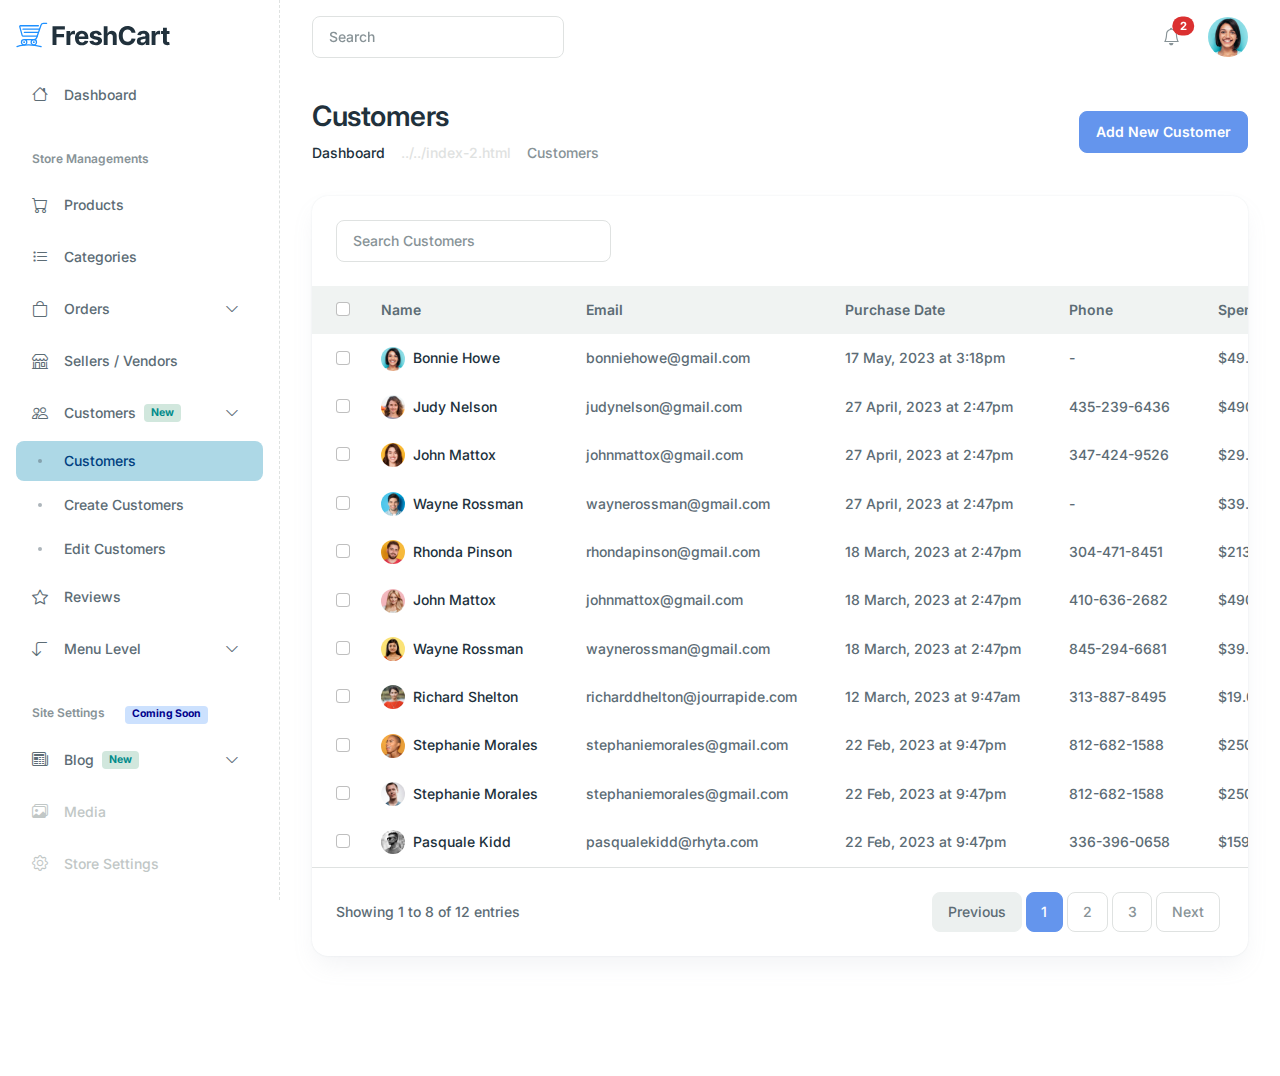
<file: dashboard/customers.html>
<!DOCTYPE html>
<html lang="en">
	
<!-- Mirrored from freshcart.codescandy.com/dashboard/customers.html by HTTrack Website Copier/3.x [XR&CO'2014], Thu, 14 Nov 2024 06:09:16 GMT -->
<head>
		<!-- Required meta tags -->
<meta charset="utf-8">
<meta name="viewport" content="width=device-width, initial-scale=1, shrink-to-fit=no">
<meta content="Codescandy" name="author">
		<title>Customers Dashboard eCommerce HTML Template - FreshCart</title>
		<!-- Favicon icon-->
<link rel="shortcut icon" type="image/x-icon" href="../assets/images/favicon/favicon.ico">


<!-- Libs CSS -->
<link href="../assets/libs/bootstrap-icons/font/bootstrap-icons.min.css" rel="stylesheet">
<link href="../assets/libs/feather-webfont/dist/feather-icons.css" rel="stylesheet">
<link href="../assets/libs/simplebar/dist/simplebar.min.css" rel="stylesheet">


<!-- Theme CSS -->
<link rel="stylesheet" href="../assets/css/theme.min.css">
<script async src="https://www.googletagmanager.com/gtag/js?id=G-M8S4MT3EYG"></script>
<script>
   window.dataLayer = window.dataLayer || [];
   function gtag() {
      dataLayer.push(arguments);
   }
   gtag("js", new Date());

   gtag("config", "G-M8S4MT3EYG");
</script>
 <script type="text/javascript">
   (function (c, l, a, r, i, t, y) {
      c[a] =
         c[a] ||
         function () {
            (c[a].q = c[a].q || []).push(arguments);
         };
      t = l.createElement(r);
      t.async = 1;
      t.src = "https://www.clarity.ms/tag/" + i;
      y = l.getElementsByTagName(r)[0];
      y.parentNode.insertBefore(t, y);
   })(window, document, "clarity", "script", "kuc8w5o9nt");
</script>

	</head>

	<body>
		<!-- navbar -->
<nav class="navbar navbar-expand-lg navbar-glass">
	<div class="container-fluid">
		<div class="d-flex justify-content-between align-items-center w-100">
			<div class="d-flex align-items-center">
				<a class="text-inherit d-block d-xl-none me-4" data-bs-toggle="offcanvas" href="#offcanvasExample" role="button" aria-controls="offcanvasExample">
					<svg xmlns="http://www.w3.org/2000/svg" width="32" height="32" fill="currentColor" class="bi bi-text-indent-right" viewBox="0 0 16 16">
						<path
							d="M2 3.5a.5.5 0 0 1 .5-.5h11a.5.5 0 0 1 0 1h-11a.5.5 0 0 1-.5-.5zm10.646 2.146a.5.5 0 0 1 .708.708L11.707 8l1.647 1.646a.5.5 0 0 1-.708.708l-2-2a.5.5 0 0 1 0-.708l2-2zM2 6.5a.5.5 0 0 1 .5-.5h6a.5.5 0 0 1 0 1h-6a.5.5 0 0 1-.5-.5zm0 3a.5.5 0 0 1 .5-.5h6a.5.5 0 0 1 0 1h-6a.5.5 0 0 1-.5-.5zm0 3a.5.5 0 0 1 .5-.5h11a.5.5 0 0 1 0 1h-11a.5.5 0 0 1-.5-.5z"
						/>
					</svg>
				</a>

				<form role="search">
					<label for="search" class="form-label visually-hidden">Search</label>
					<input class="form-control" type="search" placeholder="Search" aria-label="Search" id="search" />
				</form>
			</div>
			<div>
				<ul class="list-unstyled d-flex align-items-center mb-0 ms-5 ms-lg-0">
					<li class="dropdown-center">
						<a class="position-relative btn-icon btn-ghost-secondary btn rounded-circle" href="#" role="button" data-bs-toggle="dropdown" aria-expanded="false">
							<i class="bi bi-bell fs-5"></i>
							<span class="position-absolute top-0 start-100 translate-middle badge rounded-pill bg-danger mt-2 ms-n2">
								2
								<span class="visually-hidden">unread messages</span>
							</span>
						</a>
						<div class="dropdown-menu dropdown-menu-end dropdown-menu-lg p-0 border-0">
							<div class="border-bottom p-5 d-flex justify-content-between align-items-center">
								<div>
									<h5 class="mb-1">Notifications</h5>
									<p class="mb-0 small">You have 2 unread messages</p>
								</div>
								<a href="#!" class="text-muted">
									<a href="#" class="btn btn-ghost-secondary btn-icon rounded-circle" data-bs-toggle="tooltip" data-bs-placement="bottom" data-bs-title="Mark all as read">
										<svg xmlns="http://www.w3.org/2000/svg" width="14" height="14" fill="currentColor" class="bi bi-check2-all text-success" viewBox="0 0 16 16">
											<path
												d="M12.354 4.354a.5.5 0 0 0-.708-.708L5 10.293 1.854 7.146a.5.5 0 1 0-.708.708l3.5 3.5a.5.5 0 0 0 .708 0l7-7zm-4.208 7-.896-.897.707-.707.543.543 6.646-6.647a.5.5 0 0 1 .708.708l-7 7a.5.5 0 0 1-.708 0z"
											/>
											<path d="m5.354 7.146.896.897-.707.707-.897-.896a.5.5 0 1 1 .708-.708z" />
										</svg>
									</a>
								</a>
							</div>
							<div data-simplebar style="height: 250px">
								<!-- List group -->
								<ul class="list-group list-group-flush notification-list-scroll fs-6">
									<!-- List group item -->
									<li class="list-group-item px-5 py-4 list-group-item-action active">
										<a href="#!" class="text-muted">
											<div class="d-flex">
												<img src="../assets/images/avatar/avatar-1.jpg" alt="" class="avatar avatar-md rounded-circle" />
												<div class="ms-4">
													<p class="mb-1">
														<span class="text-dark">Your order is placed</span>
														waiting for shipping
													</p>
													<span>
														<svg xmlns="http://www.w3.org/2000/svg" width="12" height="12" fill="currentColor" class="bi bi-clock text-muted" viewBox="0 0 16 16">
															<path d="M8 3.5a.5.5 0 0 0-1 0V9a.5.5 0 0 0 .252.434l3.5 2a.5.5 0 0 0 .496-.868L8 8.71V3.5z" />
															<path d="M8 16A8 8 0 1 0 8 0a8 8 0 0 0 0 16zm7-8A7 7 0 1 1 1 8a7 7 0 0 1 14 0z" />
														</svg>
														<small class="ms-2">1 minute ago</small>
													</span>
												</div>
											</div>
										</a>
									</li>
									<li class="list-group-item px-5 py-4 list-group-item-action">
										<a href="#!" class="text-muted">
											<div class="d-flex">
												<img src="../assets/images/avatar/avatar-5.jpg" alt="" class="avatar avatar-md rounded-circle" />
												<div class="ms-4">
													<p class="mb-1">
														<span class="text-dark">Jitu Chauhan</span>
														answered to your pending order list with notes
													</p>
													<span>
														<svg xmlns="http://www.w3.org/2000/svg" width="12" height="12" fill="currentColor" class="bi bi-clock text-muted" viewBox="0 0 16 16">
															<path d="M8 3.5a.5.5 0 0 0-1 0V9a.5.5 0 0 0 .252.434l3.5 2a.5.5 0 0 0 .496-.868L8 8.71V3.5z" />
															<path d="M8 16A8 8 0 1 0 8 0a8 8 0 0 0 0 16zm7-8A7 7 0 1 1 1 8a7 7 0 0 1 14 0z" />
														</svg>
														<small class="ms-2">2 days ago</small>
													</span>
												</div>
											</div>
										</a>
									</li>
									<li class="list-group-item px-5 py-4 list-group-item-action">
										<a href="#!" class="text-muted">
											<div class="d-flex">
												<img src="../assets/images/avatar/avatar-2.jpg" alt="" class="avatar avatar-md rounded-circle" />
												<div class="ms-4">
													<p class="mb-1">
														<span class="text-dark">You have new messages</span>
														2 unread messages
													</p>
													<span>
														<svg xmlns="http://www.w3.org/2000/svg" width="12" height="12" fill="currentColor" class="bi bi-clock text-muted" viewBox="0 0 16 16">
															<path d="M8 3.5a.5.5 0 0 0-1 0V9a.5.5 0 0 0 .252.434l3.5 2a.5.5 0 0 0 .496-.868L8 8.71V3.5z" />
															<path d="M8 16A8 8 0 1 0 8 0a8 8 0 0 0 0 16zm7-8A7 7 0 1 1 1 8a7 7 0 0 1 14 0z" />
														</svg>
														<small class="ms-2">3 days ago</small>
													</span>
												</div>
											</div>
										</a>
									</li>
								</ul>
							</div>
							<div class="border-top px-5 py-4 text-center">
								<a href="#!">View All</a>
							</div>
						</div>
					</li>
					<li class="dropdown ms-4">
						<a href="#" role="button" data-bs-toggle="dropdown" aria-expanded="false">
							<img src="../assets/images/avatar/avatar-1.jpg" alt="" class="avatar avatar-md rounded-circle" />
						</a>

						<div class="dropdown-menu dropdown-menu-end p-0">
							<div class="lh-1 px-5 py-4 border-bottom">
								<h5 class="mb-1 h6">FreshCart Admin</h5>
								<small>admindemo@email.com</small>
							</div>

							<ul class="list-unstyled px-2 py-3">
								<li>
									<a class="dropdown-item" href="#!">Home</a>
								</li>
								<li>
									<a class="dropdown-item" href="#!">Profile</a>
								</li>

								<li>
									<a class="dropdown-item" href="#!">Settings</a>
								</li>
							</ul>
							<div class="border-top px-5 py-3">
								<a href="#">Log Out</a>
							</div>
						</div>
					</li>
				</ul>
			</div>
		</div>
	</div>
</nav>

		<div class="main-wrapper">
			<!-- navbar vertical -->
			<!-- navbar -->
<nav class="navbar-vertical-nav d-none d-xl-block">
	<div class="navbar-vertical">
		<div class="px-4 py-5">
			<a href="../index.html" class="navbar-brand">
				<img src="../assets/images/logo/freshcart-logo.svg" alt="" />
			</a>
		</div>
		<div class="navbar-vertical-content flex-grow-1" data-simplebar="">
			<ul class="navbar-nav flex-column" id="sideNavbar">
				<li class="nav-item">
					<a class="nav-link " href="index.html">
						<div class="d-flex align-items-center">
							<span class="nav-link-icon"><i class="bi bi-house"></i></span>
							<span class="nav-link-text">Dashboard</span>
						</div>
					</a>
				</li>
				<li class="nav-item mt-6 mb-3">
					<span class="nav-label">Store Managements</span>
				</li>
				<li class="nav-item">
					<a class="nav-link " href="products.html">
						<div class="d-flex align-items-center">
							<span class="nav-link-icon"><i class="bi bi-cart"></i></span>
							<span class="nav-link-text">Products</span>
						</div>
					</a>
				</li>
				<li class="nav-item">
					<a class="nav-link " href="categories.html">
						<div class="d-flex align-items-center">
							<span class="nav-link-icon"><i class="bi bi-list-task"></i></span>
							<span class="nav-link-text">Categories</span>
						</div>
					</a>
				</li>
				<li class="nav-item">
					<a
						class="nav-link  collapsed "
						href="#"
						data-bs-toggle="collapse"
						data-bs-target="#navCategoriesOrders"
						aria-expanded="false"
						aria-controls="navCategoriesOrders"
					>
						<div class="d-flex align-items-center">
							<span class="nav-link-icon"><i class="bi bi-bag"></i></span>
							<span class="nav-link-text">Orders</span>
						</div>
					</a>
					<div id="navCategoriesOrders" class="collapse " data-bs-parent="#sideNavbar">
						<ul class="nav flex-column">
							<li class="nav-item">
								<a class="nav-link " href="order-list.html">List</a>
							</li>
							<!-- Nav item -->
							<li class="nav-item">
								<a class="nav-link " href="order-single.html">Single</a>
							</li>
						</ul>
					</div>
				</li>

				<li class="nav-item">
					<a class="nav-link " href="vendor-grid.html">
						<div class="d-flex align-items-center">
							<span class="nav-link-icon"><i class="bi bi-shop"></i></span>
							<span class="nav-link-text">Sellers / Vendors</span>
						</div>
					</a>
				</li>
				<li class="nav-item">
					<a
						class="nav-link "
						href="#"
						data-bs-toggle="collapse"
						data-bs-target="#navCustomer"
						aria-expanded="false"
						aria-controls="navCustomer"
					>
						<div class="d-flex align-items-center">
							<span class="nav-link-icon"><i class="bi bi-people"></i></span>
							<span class="nav-link-text">Customers</span>
							<span class="badge bg-light-success text-dark-success ms-2">New</span>
						</div>
					</a>
					<div id="navCustomer" class="collapse  show " data-bs-parent="#sideNavbar">
						<ul class="nav flex-column">
							<li class="nav-item">
								<a class="nav-link  active " href="customers.html">Customers</a>
							</li>
							<!-- Nav item -->
							<li class="nav-item">
								<a class="nav-link " href="create-customers.html">Create Customers</a>
							</li>
							<!-- Nav item -->
							<li class="nav-item">
								<a class="nav-link " href="customers-edits.html">Edit Customers</a>
							</li>
						</ul>
					</div>
				</li>

				<li class="nav-item">
					<a class="nav-link " href="reviews.html">
						<div class="d-flex align-items-center">
							<span class="nav-link-icon"><i class="bi bi-star"></i></span>
							<span class="nav-link-text">Reviews</span>
						</div>
					</a>
				</li>
				<!-- Nav item -->
				<li class="nav-item">
					<a
						class="nav-link  collapsed "
						href="#"
						data-bs-toggle="collapse"
						data-bs-target="#navMenuLevelFirst"
						aria-expanded="false"
						aria-controls="navMenuLevelFirst"
					>
						<span class="nav-link-icon"><i class="bi bi-arrow-90deg-down"></i></span>
						<span class="nav-link-text">Menu Level</span>
					</a>
					<div id="navMenuLevelFirst" class="collapse " data-bs-parent="#sideNavbar">
						<ul class="nav flex-column">
							<li class="nav-item">
								<a
									class="nav-link "
									href="#"
									data-bs-toggle="collapse"
									data-bs-target="#navMenuLevelSecond1"
									aria-expanded="false"
									aria-controls="navMenuLevelSecond1"
								>
									Two Level
								</a>
								<div id="navMenuLevelSecond1" class="collapse" data-bs-parent="#navMenuLevel">
									<ul class="nav flex-column">
										<li class="nav-item">
											<a class="nav-link " href="#">NavItem 1</a>
										</li>
										<li class="nav-item">
											<a class="nav-link " href="#">NavItem 2</a>
										</li>
									</ul>
								</div>
							</li>
							<li class="nav-item">
								<a
									class="nav-link  collapsed "
									href="#"
									data-bs-toggle="collapse"
									data-bs-target="#navMenuLevelThreeOne1"
									aria-expanded="false"
									aria-controls="navMenuLevelThreeOne1"
								>
									Three Level
								</a>
								<div id="navMenuLevelThreeOne1" class="collapse " data-bs-parent="#navMenuLevel">
									<ul class="nav flex-column">
										<li class="nav-item">
											<a
												class="nav-link  collapsed "
												href="#"
												data-bs-toggle="collapse"
												data-bs-target="#navMenuLevelThreeTwo"
												aria-expanded="false"
												aria-controls="navMenuLevelThreeTwo"
											>
												NavItem 1
											</a>
											<div id="navMenuLevelThreeTwo" class="collapse collapse " data-bs-parent="#navMenuLevelThree">
												<ul class="nav flex-column">
													<li class="nav-item">
														<a class="nav-link " href="#">NavChild Item 1</a>
													</li>
												</ul>
											</div>
										</li>
										<li class="nav-item">
											<a class="nav-link " href="#">Nav Item 2</a>
										</li>
									</ul>
								</div>
							</li>
						</ul>
					</div>
				</li>

				<li class="nav-item mt-6 mb-3">
					<span class="nav-label">Site Settings</span>
					<span class="badge bg-light-info text-dark-info">Coming Soon</span>
				</li>
				<li class="nav-item">
					<a class="nav-link  collapsed " href="#" data-bs-toggle="collapse" data-bs-target="#navBlog" aria-expanded="false" aria-controls="navBlog">
						<div class="d-flex align-items-center">
							<span class="nav-link-icon"><i class="bi bi-newspaper"></i></span>
							<span class="nav-link-text">Blog</span>
							<span class="badge bg-light-success text-dark-success ms-2">New</span>
						</div>
					</a>
					<div id="navBlog" class="collapse " data-bs-parent="#sideNavbar">
						<ul class="nav flex-column">
							<li class="nav-item">
								<a class="nav-link " href="blog-grid.html">Grid</a>
							</li>
							<!-- Nav item -->
							<li class="nav-item">
								<a class="nav-link " href="blog-list.html">List</a>
							</li>
							<!-- Nav item -->
							<li class="nav-item">
								<a class="nav-link " href="blog-new-post.html">Add Post</a>
							</li>
						</ul>
					</div>
				</li>

				<li class="nav-item">
					<a class="nav-link disabled" href="#!">
						<div class="d-flex align-items-center">
							<span class="nav-link-icon"><i class="bi bi-images"></i></span>
							<span class="nav-link-text">Media</span>
						</div>
					</a>
				</li>
				<li class="nav-item">
					<a class="nav-link disabled" href="#!">
						<div class="d-flex align-items-center">
							<span class="nav-link-icon"><i class="bi bi-gear"></i></span>
							<span class="nav-link-text">Store Settings</span>
						</div>
					</a>
				</li>

				<li class="nav-item mt-6 mb-3">
					<span class="nav-label">Support</span>
					<span class="badge bg-light-info text-dark-info">Coming Soon</span>
				</li>
				<li class="nav-item">
					<a class="nav-link disabled" href="#!">
						<div class="d-flex align-items-center">
							<span class="nav-link-icon"><i class="bi bi-headphones"></i></span>
							<span class="nav-link-text">Support Ticket</span>
						</div>
					</a>
				</li>
				<li class="nav-item">
					<a class="nav-link disabled" href="#">
						<div class="d-flex align-items-center">
							<span class="nav-link-icon"><i class="bi bi-question-circle"></i></span>
							<span class="nav-link-text">Help Center</span>
						</div>
					</a>
				</li>
				<li class="nav-item">
					<a class="nav-link disabled" href="#!">
						<div class="d-flex align-items-center">
							<span class="nav-link-icon"><i class="bi bi-infinity"></i></span>
							<span class="nav-link-text">How FreshCart Works</span>
						</div>
					</a>
				</li>

				<li class="nav-item mt-6 mb-3">
					<span class="nav-label">Our Apps</span>
				</li>
				<li class="nav-item">
					<a class="nav-link disabled" href="#!">
						<div class="d-flex align-items-center">
							<span class="nav-link-icon"><i class="bi bi-apple"></i></span>
							<span class="nav-link-text">Apple Store</span>
						</div>
					</a>
				</li>
				<li class="nav-item">
					<a class="nav-link disabled" href="#!">
						<div class="d-flex align-items-center">
							<span class="nav-link-icon"><i class="bi bi-google-play"></i></span>
							<span class="nav-link-text">Google Play Store</span>
						</div>
					</a>
				</li>
			</ul>
		</div>
	</div>
</nav>

<nav class="navbar-vertical-nav offcanvas offcanvas-start navbar-offcanvac" tabindex="-1" id="offcanvasExample">
	<div class="navbar-vertical">
		<div class="px-4 py-5 d-flex justify-content-between align-items-center">
			<a href="../index.html" class="navbar-brand">
				<img src="../assets/images/logo/freshcart-logo.svg" alt="" />
			</a>
			<button type="button" class="btn-close" data-bs-dismiss="offcanvas" aria-label="Close"></button>
		</div>
		<div class="navbar-vertical-content flex-grow-1" data-simplebar="">
			<ul class="navbar-nav flex-column">
				<li class="nav-item">
					<a class="nav-link " href="index.html">
						<div class="d-flex align-items-center">
							<span class="nav-link-icon"><i class="bi bi-house"></i></span>
							<span>Dashboard</span>
						</div>
					</a>
				</li>
				<li class="nav-item mt-6 mb-3">
					<span class="nav-label">Store Managements</span>
				</li>
				<li class="nav-item">
					<a class="nav-link " href="products.html">
						<div class="d-flex align-items-center">
							<span class="nav-link-icon"><i class="bi bi-cart"></i></span>
							<span class="nav-link-text">Products</span>
						</div>
					</a>
				</li>
				<li class="nav-item">
					<a class="nav-link " href="categories.html">
						<div class="d-flex align-items-center">
							<span class="nav-link-icon"><i class="bi bi-list-task"></i></span>
							<span class="nav-link-text">Categories</span>
						</div>
					</a>
				</li>
				<li class="nav-item">
					<a class="nav-link  collapsed " href="#" data-bs-toggle="collapse" data-bs-target="#navOrders" aria-expanded="false" aria-controls="navOrders">
						<div class="d-flex align-items-center">
							<span class="nav-link-icon"><i class="bi bi-bag"></i></span>
							<span class="nav-link-text">Orders</span>
						</div>
					</a>
					<div id="navOrders" class="collapse " data-bs-parent="#sideNavbar">
						<ul class="nav flex-column">
							<li class="nav-item">
								<a class="nav-link " href="order-list.html">List</a>
							</li>
							<!-- Nav item -->
							<li class="nav-item">
								<a class="nav-link " href="order-single.html">Single</a>
							</li>
						</ul>
					</div>
				</li>
				<li class="nav-item">
					<a class="nav-link " href="vendor-grid.html">
						<div class="d-flex align-items-center">
							<span class="nav-link-icon"><i class="bi bi-shop"></i></span>
							<span class="nav-link-text">Sellers / Vendors</span>
						</div>
					</a>
				</li>
				<li class="nav-item">
					<a class="nav-link  active " href="customers.html">
						<div class="d-flex align-items-center">
							<span class="nav-link-icon"><i class="bi bi-people"></i></span>
							<span class="nav-link-text">Customers</span>
						</div>
					</a>
				</li>
				<li class="nav-item">
					<a class="nav-link " href="reviews.html">
						<div class="d-flex align-items-center">
							<span class="nav-link-icon"><i class="bi bi-star"></i></span>
							<span class="nav-link-text">Reviews</span>
						</div>
					</a>
				</li>
				<li class="nav-item mt-6 mb-3">
					<span class="nav-label">Site Settings</span>
					<span class="badge bg-light-info text-dark-info">Coming Soon</span>
				</li>
				<li class="nav-item">
					<a class="nav-link " href="#!">
						<div class="d-flex align-items-center">
							<span class="nav-link-icon"><i class="bi bi-newspaper"></i></span>
							<span class="nav-link-text">Blog</span>
						</div>
					</a>
				</li>
				<li class="nav-item">
					<a class="nav-link disabled" href="#">
						<div class="d-flex align-items-center">
							<span class="nav-link-icon"><i class="bi bi-images"></i></span>
							<span class="nav-link-text">Media</span>
						</div>
					</a>
				</li>
				<li class="nav-item">
					<a class="nav-link disabled" href="#!">
						<div class="d-flex align-items-center">
							<span class="nav-link-icon"><i class="bi bi-gear"></i></span>
							<span class="nav-link-text">Store Settings</span>
						</div>
					</a>
				</li>
				<li class="nav-item mt-6 mb-3">
					<span class="nav-label">Support</span>
					<span class="badge bg-light-info text-dark-info">Coming Soon</span>
				</li>
				<li class="nav-item">
					<a class="nav-link disabled" href="#!">
						<div class="d-flex align-items-center">
							<span class="nav-link-icon"><i class="bi bi-headphones"></i></span>
							<span class="nav-link-text">Support Ticket</span>
						</div>
					</a>
				</li>
				<li class="nav-item">
					<a class="nav-link disabled" href="#">
						<div class="d-flex align-items-center">
							<span class="nav-link-icon"><i class="bi bi-question-circle"></i></span>
							<span class="nav-link-text">Help Center</span>
						</div>
					</a>
				</li>
				<li class="nav-item">
					<a class="nav-link disabled" href="#!">
						<div class="d-flex align-items-center">
							<span class="nav-link-icon"><i class="bi bi-infinity"></i></span>
							<span class="nav-link-text">How FreshCart Works</span>
						</div>
					</a>
				</li>

				<li class="nav-item mt-6 mb-3">
					<span class="nav-label">Our Apps</span>
				</li>
				<li class="nav-item">
					<a class="nav-link disabled" href="#!">
						<div class="d-flex align-items-center">
							<span class="nav-link-icon"><i class="bi bi-apple"></i></span>
							<span class="nav-link-text">Apple Store</span>
						</div>
					</a>
				</li>
				<li class="nav-item">
					<a class="nav-link disabled" href="#!">
						<div class="d-flex align-items-center">
							<span class="nav-link-icon"><i class="bi bi-google-play"></i></span>
							<span class="nav-link-text">Google Play Store</span>
						</div>
					</a>
				</li>
				<li id="navMenuLevel" class="collapse " data-bs-parent="#sideNavbar">
					<ul class="nav flex-column">
						<li class="nav-item">
							<a
								class="nav-link "
								href="#"
								data-bs-toggle="collapse"
								data-bs-target="#navMenuLevelSecond2"
								aria-expanded="false"
								aria-controls="navMenuLevelSecond2"
							>
								Two Level
							</a>
							<div id="navMenuLevelSecond2" class="collapse" data-bs-parent="#navMenuLevel">
								<ul class="nav flex-column">
									<li class="nav-item">
										<a class="nav-link " href="#">NavItem 1</a>
									</li>
									<li class="nav-item">
										<a class="nav-link " href="#">NavItem 2</a>
									</li>
								</ul>
							</div>
						</li>
						<li class="nav-item">
							<a
								class="nav-link  collapsed "
								href="#"
								data-bs-toggle="collapse"
								data-bs-target="#navMenuLevelThree2"
								aria-expanded="false"
								aria-controls="navMenuLevelThree2"
							>
								Three Level
							</a>
							<div id="navMenuLevelThree2" class="collapse " data-bs-parent="#navMenuLevel">
								<ul class="nav flex-column">
									<li class="nav-item">
										<a
											class="nav-link  collapsed "
											href="#"
											data-bs-toggle="collapse"
											data-bs-target="#navMenuLevelThree3"
											aria-expanded="false"
											aria-controls="navMenuLevelThree3"
										>
											NavItem 1
										</a>
										<div id="navMenuLevelThree3" class="collapse collapse " data-bs-parent="#navMenuLevelThree">
											<ul class="nav flex-column">
												<li class="nav-item">
													<a class="nav-link " href="#">NavChild Item 1</a>
												</li>
											</ul>
										</div>
									</li>
									<li class="nav-item">
										<a class="nav-link " href="#">Nav Item 2</a>
									</li>
								</ul>
							</div>
						</li>
					</ul>
				</li>
			</ul>
		</div>
	</div>
</nav>

			<main class="main-content-wrapper">
				<div class="container">
					<div class="row mb-8">
						<div class="col-md-12">
							<div class="d-flex flex-column flex-md-row justify-content-between align-items-md-center gap-4">
								<div>
									<h2>Customers</h2>
									<!-- breacrumb -->
									<nav aria-label="breadcrumb">
										<ol class="breadcrumb mb-0">
											<li class="breadcrumb-item"><a href="#" class="text-inherit">Dashboard</a></li>
											<li class="breadcrumb-item active" aria-current="page">Customers</li>
										</ol>
									</nav>
								</div>
								<div>
									<a href="create-customers.html" class="btn btn-primary">Add New Customer</a>
								</div>
							</div>
						</div>
					</div>
					<div class="row">
						<div class="col-xl-12 col-12 mb-5">
							<div class="card h-100 card-lg">
								<div class="p-6">
									<div class="row justify-content-between">
										<div class="col-md-4 col-12">
											<form class="d-flex" role="search">
												<label for="searchCustomers" class="visually-hidden">Search Customers</label>
												<input class="form-control" type="search" id="searchCustomers" placeholder="Search Customers" aria-label="Search" />
											</form>
										</div>
									</div>
								</div>
								<div class="card-body p-0">
									<div class="table-responsive">
										<table class="table table-centered table-hover table-borderless mb-0 table-with-checkbox text-nowrap">
											<thead class="bg-light">
												<tr>
													<th>
														<div class="form-check">
															<input class="form-check-input" type="checkbox" value="" id="checkAll" />
															<label class="form-check-label" for="checkAll"></label>
														</div>
													</th>
													<th>Name</th>
													<th>Email</th>
													<th>Purchase Date</th>
													<th>Phone</th>
													<th>Spent</th>

													<th></th>
												</tr>
											</thead>
											<tbody>
												<tr>
													<td>
														<div class="form-check">
															<input class="form-check-input" type="checkbox" value="" id="customerOne" />
															<label class="form-check-label" for="customerOne"></label>
														</div>
													</td>

													<td>
														<div class="d-flex align-items-center">
															<img src="../assets/images/avatar/avatar-1.jpg" alt="" class="avatar avatar-xs rounded-circle" />
															<div class="ms-2">
																<a href="#!" class="text-inherit" data-bs-toggle="offcanvas" data-bs-target="#offcanvasRight" aria-controls="offcanvasRight">Bonnie Howe</a>
															</div>
														</div>
													</td>
													<td>bonniehowe@gmail.com</td>

													<td>17 May, 2023 at 3:18pm</td>
													<td>-</td>
													<td>$49.00</td>

													<td>
														<div class="dropdown">
															<a href="#" class="text-reset" data-bs-toggle="dropdown" aria-expanded="false">
																<i class="feather-icon icon-more-vertical fs-5"></i>
															</a>
															<ul class="dropdown-menu">
																<li>
																	<a class="dropdown-item" href="#">
																		<i class="bi bi-trash me-3"></i>
																		Delete
																	</a>
																</li>
																<li>
																	<a class="dropdown-item" href="customers-edits.html">
																		<i class="bi bi-pencil-square me-3"></i>
																		Edit
																	</a>
																</li>
															</ul>
														</div>
													</td>
												</tr>

												<tr>
													<td class="pe-0">
														<div class="form-check">
															<input class="form-check-input" type="checkbox" value="" id="customerTwo" />
															<label class="form-check-label" for="customerTwo"></label>
														</div>
													</td>

													<td>
														<div class="d-flex align-items-center">
															<img src="../assets/images/avatar/avatar-2.jpg" alt="" class="avatar avatar-xs rounded-circle" />
															<div class="ms-2">
																<a href="#!" class="text-inherit" data-bs-toggle="offcanvas" data-bs-target="#offcanvasRight" aria-controls="offcanvasRight">Judy Nelson</a>
															</div>
														</div>
													</td>
													<td>judynelson@gmail.com</td>

													<td>27 April, 2023 at 2:47pm</td>
													<td>435-239-6436</td>
													<td>$490.00</td>

													<td>
														<div class="dropdown">
															<a href="#" class="text-reset" data-bs-toggle="dropdown" aria-expanded="false">
																<i class="feather-icon icon-more-vertical fs-5"></i>
															</a>
															<ul class="dropdown-menu">
																<li>
																	<a class="dropdown-item" href="#">
																		<i class="bi bi-trash me-3"></i>
																		Delete
																	</a>
																</li>
																<li>
																	<a class="dropdown-item" href="customers-edits.html">
																		<i class="bi bi-pencil-square me-3"></i>
																		Edit
																	</a>
																</li>
															</ul>
														</div>
													</td>
												</tr>
												<tr>
													<td class="pe-0">
														<div class="form-check">
															<input class="form-check-input" type="checkbox" value="" id="customerThree" />
															<label class="form-check-label" for="customerThree"></label>
														</div>
													</td>

													<td>
														<div class="d-flex align-items-center">
															<img src="../assets/images/avatar/avatar-3.jpg" alt="" class="avatar avatar-xs rounded-circle" />
															<div class="ms-2">
																<a href="#!" class="text-inherit" data-bs-toggle="offcanvas" data-bs-target="#offcanvasRight" aria-controls="offcanvasRight">John Mattox</a>
															</div>
														</div>
													</td>
													<td>johnmattox@gmail.com</td>

													<td>27 April, 2023 at 2:47pm</td>
													<td>347-424-9526</td>
													<td>$29.00</td>

													<td>
														<div class="dropdown">
															<a href="#" class="text-reset" data-bs-toggle="dropdown" aria-expanded="false">
																<i class="feather-icon icon-more-vertical fs-5"></i>
															</a>
															<ul class="dropdown-menu">
																<li>
																	<a class="dropdown-item" href="#">
																		<i class="bi bi-trash me-3"></i>
																		Delete
																	</a>
																</li>
																<li>
																	<a class="dropdown-item" href="customers-edits.html">
																		<i class="bi bi-pencil-square me-3"></i>
																		Edit
																	</a>
																</li>
															</ul>
														</div>
													</td>
												</tr>
												<tr>
													<td class="pe-0">
														<div class="form-check">
															<input class="form-check-input" type="checkbox" value="" id="customerFour" />
															<label class="form-check-label" for="customerFour"></label>
														</div>
													</td>

													<td>
														<div class="d-flex align-items-center">
															<img src="../assets/images/avatar/avatar-4.jpg" alt="" class="avatar avatar-xs rounded-circle" />
															<div class="ms-2">
																<a href="#!" class="text-inherit" data-bs-toggle="offcanvas" data-bs-target="#offcanvasRight" aria-controls="offcanvasRight">Wayne Rossman</a>
															</div>
														</div>
													</td>
													<td>waynerossman@gmail.com</td>

													<td>27 April, 2023 at 2:47pm</td>
													<td>-</td>
													<td>$39.00</td>

													<td>
														<div class="dropdown">
															<a href="#" class="text-reset" data-bs-toggle="dropdown" aria-expanded="false">
																<i class="feather-icon icon-more-vertical fs-5"></i>
															</a>
															<ul class="dropdown-menu">
																<li>
																	<a class="dropdown-item" href="#">
																		<i class="bi bi-trash me-3"></i>
																		Delete
																	</a>
																</li>
																<li>
																	<a class="dropdown-item" href="customers-edits.html">
																		<i class="bi bi-pencil-square me-3"></i>
																		Edit
																	</a>
																</li>
															</ul>
														</div>
													</td>
												</tr>
												<tr>
													<td class="pe-0">
														<div class="form-check">
															<input class="form-check-input" type="checkbox" value="" id="customerFive" />
															<label class="form-check-label" for="customerFive"></label>
														</div>
													</td>

													<td>
														<div class="d-flex align-items-center">
															<img src="../assets/images/avatar/avatar-5.jpg" alt="" class="avatar avatar-xs rounded-circle" />
															<div class="ms-2">
																<a href="#!" class="text-inherit" data-bs-toggle="offcanvas" data-bs-target="#offcanvasRight" aria-controls="offcanvasRight">Rhonda Pinson</a>
															</div>
														</div>
													</td>
													<td>rhondapinson@gmail.com</td>

													<td>18 March, 2023 at 2:47pm</td>
													<td>304-471-8451</td>
													<td>$213.00</td>

													<td>
														<div class="dropdown">
															<a href="#" class="text-reset" data-bs-toggle="dropdown" aria-expanded="false">
																<i class="feather-icon icon-more-vertical fs-5"></i>
															</a>
															<ul class="dropdown-menu">
																<li>
																	<a class="dropdown-item" href="#">
																		<i class="bi bi-trash me-3"></i>
																		Delete
																	</a>
																</li>
																<li>
																	<a class="dropdown-item" href="customers-edits.html">
																		<i class="bi bi-pencil-square me-3"></i>
																		Edit
																	</a>
																</li>
															</ul>
														</div>
													</td>
												</tr>
												<tr>
													<td class="pe-0">
														<div class="form-check">
															<input class="form-check-input" type="checkbox" value="" id="customerSix" />
															<label class="form-check-label" for="customerSix"></label>
														</div>
													</td>

													<td>
														<div class="d-flex align-items-center">
															<img src="../assets/images/avatar/avatar-6.jpg" alt="" class="avatar avatar-xs rounded-circle" />
															<div class="ms-2">
																<a href="#!" class="text-inherit" data-bs-toggle="offcanvas" data-bs-target="#offcanvasRight" aria-controls="offcanvasRight">John Mattox</a>
															</div>
														</div>
													</td>
													<td>johnmattox@gmail.com</td>

													<td>18 March, 2023 at 2:47pm</td>
													<td>410-636-2682</td>
													<td>$490.00</td>

													<td>
														<div class="dropdown">
															<a href="#" class="text-reset" data-bs-toggle="dropdown" aria-expanded="false">
																<i class="feather-icon icon-more-vertical fs-5"></i>
															</a>
															<ul class="dropdown-menu">
																<li>
																	<a class="dropdown-item" href="#">
																		<i class="bi bi-trash me-3"></i>
																		Delete
																	</a>
																</li>
																<li>
																	<a class="dropdown-item" href="customers-edits.html">
																		<i class="bi bi-pencil-square me-3"></i>
																		Edit
																	</a>
																</li>
															</ul>
														</div>
													</td>
												</tr>
												<tr>
													<td class="pe-0">
														<div class="form-check">
															<input class="form-check-input" type="checkbox" value="" id="customerSeven" />
															<label class="form-check-label" for="customerSeven"></label>
														</div>
													</td>

													<td>
														<div class="d-flex align-items-center">
															<img src="../assets/images/avatar/avatar-7.jpg" alt="" class="avatar avatar-xs rounded-circle" />
															<div class="ms-2">
																<a href="#!" class="text-inherit" data-bs-toggle="offcanvas" data-bs-target="#offcanvasRight" aria-controls="offcanvasRight">Wayne Rossman</a>
															</div>
														</div>
													</td>
													<td>waynerossman@gmail.com</td>

													<td>18 March, 2023 at 2:47pm</td>
													<td>845-294-6681</td>
													<td>$39.00</td>

													<td>
														<div class="dropdown">
															<a href="#" class="text-reset" data-bs-toggle="dropdown" aria-expanded="false">
																<i class="feather-icon icon-more-vertical fs-5"></i>
															</a>
															<ul class="dropdown-menu">
																<li>
																	<a class="dropdown-item" href="#">
																		<i class="bi bi-trash me-3"></i>
																		Delete
																	</a>
																</li>
																<li>
																	<a class="dropdown-item" href="customers-edits.html">
																		<i class="bi bi-pencil-square me-3"></i>
																		Edit
																	</a>
																</li>
															</ul>
														</div>
													</td>
												</tr>
												<tr>
													<td class="pe-0">
														<div class="form-check">
															<input class="form-check-input" type="checkbox" value="" id="customerEight" />
															<label class="form-check-label" for="customerEight"></label>
														</div>
													</td>

													<td>
														<div class="d-flex align-items-center">
															<img src="../assets/images/avatar/avatar-8.jpg" alt="" class="avatar avatar-xs rounded-circle" />
															<div class="ms-2">
																<a href="#!" class="text-inherit" data-bs-toggle="offcanvas" data-bs-target="#offcanvasRight" aria-controls="offcanvasRight">Richard Shelton</a>
															</div>
														</div>
													</td>
													<td>richarddhelton@jourrapide.com</td>

													<td>12 March, 2023 at 9:47am</td>
													<td>313-887-8495</td>
													<td>$19.00</td>

													<td>
														<div class="dropdown">
															<a href="#" class="text-reset" data-bs-toggle="dropdown" aria-expanded="false">
																<i class="feather-icon icon-more-vertical fs-5"></i>
															</a>
															<ul class="dropdown-menu">
																<li>
																	<a class="dropdown-item" href="#">
																		<i class="bi bi-trash me-3"></i>
																		Delete
																	</a>
																</li>
																<li>
																	<a class="dropdown-item" href="customers-edits.html">
																		<i class="bi bi-pencil-square me-3"></i>
																		Edit
																	</a>
																</li>
															</ul>
														</div>
													</td>
												</tr>
												<tr>
													<td class="pe-0">
														<div class="form-check">
															<input class="form-check-input" type="checkbox" value="" id="customerNine" />
															<label class="form-check-label" for="customerNine"></label>
														</div>
													</td>

													<td>
														<div class="d-flex align-items-center">
															<img src="../assets/images/avatar/avatar-9.jpg" alt="" class="avatar avatar-xs rounded-circle" />
															<div class="ms-2">
																<a href="#!" class="text-inherit" data-bs-toggle="offcanvas" data-bs-target="#offcanvasRight" aria-controls="offcanvasRight">Stephanie Morales</a>
															</div>
														</div>
													</td>
													<td>stephaniemorales@gmail.com</td>

													<td>22 Feb, 2023 at 9:47pm</td>
													<td>812-682-1588</td>
													<td>$250.00</td>

													<td>
														<div class="dropdown">
															<a href="#" class="text-reset" data-bs-toggle="dropdown" aria-expanded="false">
																<i class="feather-icon icon-more-vertical fs-5"></i>
															</a>
															<ul class="dropdown-menu">
																<li>
																	<a class="dropdown-item" href="#">
																		<i class="bi bi-trash me-3"></i>
																		Delete
																	</a>
																</li>
																<li>
																	<a class="dropdown-item" href="customers-edits.html">
																		<i class="bi bi-pencil-square me-3"></i>
																		Edit
																	</a>
																</li>
															</ul>
														</div>
													</td>
												</tr>
												<tr>
													<td class="pe-0">
														<div class="form-check">
															<input class="form-check-input" type="checkbox" value="" id="customerTen" />
															<label class="form-check-label" for="customerTen"></label>
														</div>
													</td>

													<td>
														<div class="d-flex align-items-center">
															<img src="../assets/images/avatar/avatar-10.jpg" alt="" class="avatar avatar-xs rounded-circle" />
															<div class="ms-2">
																<a href="#!" class="text-inherit" data-bs-toggle="offcanvas" data-bs-target="#offcanvasRight" aria-controls="offcanvasRight">Stephanie Morales</a>
															</div>
														</div>
													</td>
													<td>stephaniemorales@gmail.com</td>

													<td>22 Feb, 2023 at 9:47pm</td>
													<td>812-682-1588</td>
													<td>$250.00</td>

													<td>
														<div class="dropdown">
															<a href="#" class="text-reset" data-bs-toggle="dropdown" aria-expanded="false">
																<i class="feather-icon icon-more-vertical fs-5"></i>
															</a>
															<ul class="dropdown-menu">
																<li>
																	<a class="dropdown-item" href="#">
																		<i class="bi bi-trash me-3"></i>
																		Delete
																	</a>
																</li>
																<li>
																	<a class="dropdown-item" href="customers-edits.html">
																		<i class="bi bi-pencil-square me-3"></i>
																		Edit
																	</a>
																</li>
															</ul>
														</div>
													</td>
												</tr>
												<tr>
													<td class="pe-0">
														<div class="form-check">
															<input class="form-check-input" type="checkbox" value="" id="customerEleven" />
															<label class="form-check-label" for="customerEleven"></label>
														</div>
													</td>

													<td>
														<div class="d-flex align-items-center">
															<img src="../assets/images/avatar/avatar-11.jpg" alt="" class="avatar avatar-xs rounded-circle" />
															<div class="ms-2">
																<a href="#!" class="text-inherit" data-bs-toggle="offcanvas" data-bs-target="#offcanvasRight" aria-controls="offcanvasRight">Pasquale Kidd</a>
															</div>
														</div>
													</td>
													<td>pasqualekidd@rhyta.com</td>

													<td>22 Feb, 2023 at 9:47pm</td>
													<td>336-396-0658</td>
													<td>$159.00</td>

													<td>
														<div class="dropdown">
															<a href="#" class="text-reset" data-bs-toggle="dropdown" aria-expanded="false">
																<i class="feather-icon icon-more-vertical fs-5"></i>
															</a>
															<ul class="dropdown-menu">
																<li>
																	<a class="dropdown-item" href="#">
																		<i class="bi bi-trash me-3"></i>
																		Delete
																	</a>
																</li>
																<li>
																	<a class="dropdown-item" href="customers-edits.html">
																		<i class="bi bi-pencil-square me-3"></i>
																		Edit
																	</a>
																</li>
															</ul>
														</div>
													</td>
												</tr>
											</tbody>
										</table>
									</div>

									<div class="border-top d-md-flex justify-content-between align-items-center p-6">
										<span>Showing 1 to 8 of 12 entries</span>
										<nav class="mt-2 mt-md-0">
											<ul class="pagination mb-0">
												<li class="page-item disabled"><a class="page-link" href="#!">Previous</a></li>
												<li class="page-item"><a class="page-link active" href="#!">1</a></li>
												<li class="page-item"><a class="page-link" href="#!">2</a></li>
												<li class="page-item"><a class="page-link" href="#!">3</a></li>
												<li class="page-item"><a class="page-link" href="#!">Next</a></li>
											</ul>
										</nav>
									</div>
								</div>
							</div>
						</div>
					</div>
				</div>
			</main>
			<!--offcanvas-->
			<div class="offcanvas offcanvas-end" tabindex="-1" id="offcanvasRight" aria-labelledby="offcanvasRightLabel">
				<div class="offcanvas-header border-bottom">
					<h5 class="offcanvas-title" id="offcanvasRightLabel">Customer Details</h5>
					<button type="button" class="btn-close" data-bs-dismiss="offcanvas" aria-label="Close"></button>
				</div>
				<div class="offcanvas-body d-flex flex-column gap-4">
					<div class="d-flex flex-row align-items-center gap-4 w-100">
						<div class="flex-shrink-0">
							<img src="../assets/images/avatar/avatar-1.jpg" alt="avatar" class="avatar avatar-xl rounded-circle" />
						</div>

						<div class="d-flex flex-column gap-1 flex-grow-1">
							<h3 class="mb-0 h5 d-flex flex-row gap-3">
								Anita Parmar
								<span class="badge bg-light-success text-dark-success">Verified</span>
							</h3>

							<div class="d-md-flex align-items-center justify-content-between">
								<div class="">#CU001</div>
								<div class="text-black-50">
									Last Active:
									<span class="text-dark">31 May, 2025 3:24PM</span>
								</div>
							</div>
						</div>
					</div>
					<div class="d-flex flex-md-row flex-column gap-md-6 gap-2">
						<div class="d-flex flex-row gap-2">
							<span class="text-dark fw-semibold">Email</span>
							<span class="text-black-50">anitaparmar@example.com</span>
						</div>
						<div class="d-flex flex-row gap-2">
							<span class="text-dark fw-semibold">Phone Number</span>
							<span class="text-black-50">123-456-7890</span>
						</div>
					</div>
					<div class="card rounded">
						<div class="card-body">
							<div class="row">
								<div class="border-end col-4">
									<div class="d-flex flex-column gap-1">
										<span class="text-black-50">Join Date</span>
										<span class="text-dark">31 May, 2024</span>
									</div>
								</div>
								<div class="border-end col-4">
									<div class="d-flex flex-column gap-1">
										<span class="text-black-50">Total Spent</span>
										<span class="text-dark">$105</span>
									</div>
								</div>
								<div class="col-4">
									<div class="d-flex flex-column gap-1">
										<span class="text-black-50">Total Order</span>
										<span class="text-dark">3</span>
									</div>
								</div>
							</div>
						</div>
					</div>
					<div class="card">
						<div class="border-bottom p-4">
							<h3 class="mb-0 h6">Details</h3>
						</div>
						<div class="card-body p-4 d-flex flex-column gap-5">
							<div class="d-flex flex-column gap-2 lh-1">
								<div class="h6 mb-0">Email</div>
								<span class="text-black-50">anitaparmar@example.com</span>
							</div>
							<div class="d-flex flex-column gap-2 lh-1">
								<div class="h6 mb-0">Phone Number</div>
								<span class="text-black-50">123-456-7890</span>
							</div>

							<div class="d-flex flex-column gap-2">
								<div class="h6 mb-0">Address</div>
								<div>
									<div class="form-check">
										<input class="form-check-input" type="radio" name="flexRadioDefault" id="flexRadioDefault1" checked />
										<label class="form-check-label" for="flexRadioDefault1">123 Apple St., Springfield, IL, 62701, USA</label>
									</div>
									<div class="form-check">
										<input class="form-check-input" type="radio" name="flexRadioDefault" id="flexRadioDefault2" />
										<label class="form-check-label" for="flexRadioDefault2">456 Banana St., Metropolis, NY, 10001, USA</label>
									</div>
								</div>
							</div>
						</div>
					</div>
					<div class="card">
						<div class="bg-light rounded-top px-4 py-3">
							<a
								href="#"
								class="d-flex align-items-center justify-content-between text-inherit"
								data-bs-toggle="collapse"
								data-bs-target="#collapseOne"
								aria-expanded="true"
								aria-controls="collapseOne"
							>
								<div class="d-flex flex-row align-items-center gap-2">
									<h3 class="mb-0 h5">Orders</h3>
									<span class="text-black-50 lh-1">#001</span>
								</div>
								<div class="d-flex flex-row gap-6 align-items-center">
									<div>
										<span class="text-inherit">
											Date:
											<span class="text-dark">31 May, 2025</span>
										</span>
									</div>
									<svg xmlns="http://www.w3.org/2000/svg" width="16" height="16" fill="currentColor" class="bi bi-chevron-down chevron-down" viewBox="0 0 16 16">
										<path fill-rule="evenodd" d="M1.646 4.646a.5.5 0 0 1 .708 0L8 10.293l5.646-5.647a.5.5 0 0 1 .708.708l-6 6a.5.5 0 0 1-.708 0l-6-6a.5.5 0 0 1 0-.708" />
									</svg>
								</div>
							</a>
						</div>
						<div class="card-body py-0 px-4">
							<div class="accordion d-flex flex-column" id="accordionExample1">
								<div id="collapseOne" class="accordion-collapse collapse show" data-bs-parent="#accordionExample1">
									<ul class="list-group list-group-flush mb-0">
										<li class="list-group-item px-0 py-1">
											<a href="#!" class="text-inherit d-flex flex-row align-items-center justify-content-between">
												<div class="d-flex flex-row justify-content-between gap-3 align-items-center">
													<img src="../assets/images/products/product-img-18.jpg" class="icon-shape icon-xxl" alt="product img" />

													<span class="h6 mb-0">Organic Banana</span>
												</div>
												<span class="text-black-50">$35.00</span>
											</a>
										</li>
										<li class="list-group-item px-0 py-1">
											<a href="#!" class="text-inherit d-flex flex-row align-items-center justify-content-between">
												<div class="d-flex flex-row justify-content-between gap-3 align-items-center">
													<img src="../assets/images/products/product-img-15.jpg" class="icon-shape icon-xxl" alt="product img" />

													<span class="h6 mb-0">Fresh Apple</span>
												</div>
												<span class="text-black-50">$70.00</span>
											</a>
										</li>
										<li class="list-group-item px-0 py-1">
											<a href="#!" class="text-inherit d-flex flex-row align-items-center justify-content-between">
												<div class="d-flex flex-row justify-content-between gap-3 align-items-center">
													<img src="../assets/images/products/product-img-19.jpg" class="icon-shape icon-xxl" alt="product img" />

													<span class="h6 mb-0">BeetRoot</span>
												</div>
												<span class="text-black-50">$29.00</span>
											</a>
										</li>
										<li class="list-group-item px-0 py-3">
											<div class="d-flex flex-row justify-content-between">
												<span class="text-dark fw-semibold">Total Order Amount</span>
												<span class="text-dark fw-semibold">$134.00</span>
											</div>
										</li>
									</ul>
								</div>
							</div>
						</div>
					</div>

					<div class="card">
						<div class="bg-light rounded-top px-4 py-3">
							<a
								href="#"
								class="d-flex align-items-center justify-content-between text-inherit"
								data-bs-toggle="collapse"
								data-bs-target="#collapseTwo"
								aria-expanded="false"
								aria-controls="collapseTwo"
							>
								<div class="d-flex flex-row align-items-center gap-2">
									<h3 class="mb-0 h5">Orders</h3>
									<span class="text-black-50 lh-1">#002</span>
								</div>
								<div class="d-flex flex-row gap-6 align-items-center">
									<div>
										<span class="text-inherit">
											Date:
											<span class="text-dark">12 May, 2025</span>
										</span>
									</div>
									<svg xmlns="http://www.w3.org/2000/svg" width="16" height="16" fill="currentColor" class="bi bi-chevron-down chevron-down" viewBox="0 0 16 16">
										<path fill-rule="evenodd" d="M1.646 4.646a.5.5 0 0 1 .708 0L8 10.293l5.646-5.647a.5.5 0 0 1 .708.708l-6 6a.5.5 0 0 1-.708 0l-6-6a.5.5 0 0 1 0-.708" />
									</svg>
								</div>
							</a>
						</div>
						<div class="card-body py-0 px-4">
							<div class="accordion d-flex flex-column" id="accordionExample2">
								<div id="collapseTwo" class="accordion-collapse collapse" data-bs-parent="#accordionExample2">
									<ul class="list-group list-group-flush mb-0">
										<li class="list-group-item px-0 py-1">
											<a href="#!" class="text-inherit d-flex flex-row align-items-center justify-content-between">
												<div class="d-flex flex-row justify-content-between gap-3 align-items-center">
													<img src="../assets/images/products/product-img-18.jpg" class="icon-shape icon-xxl" alt="product img" />

													<span class="h6 mb-0">Organic Banana</span>
												</div>
												<span class="text-black-50">$35.00</span>
											</a>
										</li>
										<li class="list-group-item px-0 py-1">
											<a href="#!" class="text-inherit d-flex flex-row align-items-center justify-content-between">
												<div class="d-flex flex-row justify-content-between gap-3 align-items-center">
													<img src="../assets/images/products/product-img-15.jpg" class="icon-shape icon-xxl" alt="product img" />

													<span class="h6 mb-0">Fresh Apple</span>
												</div>
												<span class="text-black-50">$70.00</span>
											</a>
										</li>
										<li class="list-group-item px-0 py-1">
											<a href="#!" class="text-inherit d-flex flex-row align-items-center justify-content-between">
												<div class="d-flex flex-row justify-content-between gap-3 align-items-center">
													<img src="../assets/images/products/product-img-19.jpg" class="icon-shape icon-xxl" alt="product img" />

													<span class="h6 mb-0">BeetRoot</span>
												</div>
												<span class="text-black-50">$29.00</span>
											</a>
										</li>
										<li class="list-group-item px-0 py-3">
											<div class="d-flex flex-row justify-content-between">
												<span class="text-dark fw-semibold">Total Order Amount</span>
												<span class="text-dark fw-semibold">$134.00</span>
											</div>
										</li>
									</ul>
								</div>
							</div>
						</div>
					</div>
				</div>
			</div>
		</div>

		<!-- Libs JS -->
<!-- <script src="../assets/libs/jquery/dist/jquery.min.js"></script> -->
<script src="../assets/libs/bootstrap/dist/js/bootstrap.bundle.min.js"></script>
<script src="../assets/libs/simplebar/dist/simplebar.min.js"></script>

<!-- Theme JS -->
<script src="../assets/js/theme.min.js"></script>

	</body>

<!-- Mirrored from freshcart.codescandy.com/dashboard/customers.html by HTTrack Website Copier/3.x [XR&CO'2014], Thu, 14 Nov 2024 06:09:18 GMT -->
</html>
</file>
<file: assets/libs/feather-webfont/dist/feather-icons.css>
/* Generated by grunt-webfont */



@font-face {
	font-family:"feather-icons";
	src:url("feather-icons5f41.eot?e0a20d6edb74f52c006bb300686580b0");
	src:url("feather-icons5f41.eot?e0a20d6edb74f52c006bb300686580b0#iefix") format("embedded-opentype"),
		url("feather-icons5f41.woff?e0a20d6edb74f52c006bb300686580b0") format("woff"),
		url("feather-icons5f41.ttf?e0a20d6edb74f52c006bb300686580b0") format("truetype");
	font-weight:normal;
	font-style:normal;
}

.feather-icon {
	
		font-family:"feather-icons";
	
	display:inline-block;
	line-height:1;
	font-weight:normal;
	font-style:normal;
	speak:none;
	text-decoration:inherit;
	text-transform:none;
	text-rendering:auto;
	-webkit-font-smoothing:antialiased;
	-moz-osx-font-smoothing:grayscale;
}


/* Icons */


.icon-activity:before {
	content:"\f101";
}


.icon-airplay:before {
	content:"\f102";
}


.icon-alert-circle:before {
	content:"\f103";
}


.icon-alert-octagon:before {
	content:"\f104";
}


.icon-alert-triangle:before {
	content:"\f105";
}


.icon-align-center:before {
	content:"\f106";
}


.icon-align-justify:before {
	content:"\f107";
}


.icon-align-left:before {
	content:"\f108";
}


.icon-align-right:before {
	content:"\f109";
}


.icon-anchor:before {
	content:"\f10a";
}


.icon-aperture:before {
	content:"\f10b";
}


.icon-archive:before {
	content:"\f10c";
}


.icon-arrow-down-circle:before {
	content:"\f10d";
}


.icon-arrow-down-left:before {
	content:"\f10e";
}


.icon-arrow-down-right:before {
	content:"\f10f";
}


.icon-arrow-down:before {
	content:"\f110";
}


.icon-arrow-left-circle:before {
	content:"\f111";
}


.icon-arrow-left:before {
	content:"\f112";
}


.icon-arrow-right-circle:before {
	content:"\f113";
}


.icon-arrow-right:before {
	content:"\f114";
}


.icon-arrow-up-circle:before {
	content:"\f115";
}


.icon-arrow-up-left:before {
	content:"\f116";
}


.icon-arrow-up-right:before {
	content:"\f117";
}


.icon-arrow-up:before {
	content:"\f118";
}


.icon-at-sign:before {
	content:"\f119";
}


.icon-award:before {
	content:"\f11a";
}


.icon-bar-chart-2:before {
	content:"\f11b";
}


.icon-bar-chart:before {
	content:"\f11c";
}


.icon-battery-charging:before {
	content:"\f11d";
}


.icon-battery:before {
	content:"\f11e";
}


.icon-bell-off:before {
	content:"\f11f";
}


.icon-bell:before {
	content:"\f120";
}


.icon-bluetooth:before {
	content:"\f121";
}


.icon-bold:before {
	content:"\f122";
}


.icon-book-open:before {
	content:"\f123";
}


.icon-book:before {
	content:"\f124";
}


.icon-bookmark:before {
	content:"\f125";
}


.icon-box:before {
	content:"\f126";
}


.icon-briefcase:before {
	content:"\f127";
}


.icon-calendar:before {
	content:"\f128";
}


.icon-camera-off:before {
	content:"\f129";
}


.icon-camera:before {
	content:"\f12a";
}


.icon-cast:before {
	content:"\f12b";
}


.icon-check-circle:before {
	content:"\f12c";
}


.icon-check-square:before {
	content:"\f12d";
}


.icon-check:before {
	content:"\f12e";
}


.icon-chevron-down:before {
	content:"\f12f";
}


.icon-chevron-left:before {
	content:"\f130";
}


.icon-chevron-right:before {
	content:"\f131";
}


.icon-chevron-up:before {
	content:"\f132";
}


.icon-chevrons-down:before {
	content:"\f133";
}


.icon-chevrons-left:before {
	content:"\f134";
}


.icon-chevrons-right:before {
	content:"\f135";
}


.icon-chevrons-up:before {
	content:"\f136";
}


.icon-chrome:before {
	content:"\f137";
}


.icon-circle:before {
	content:"\f138";
}


.icon-clipboard:before {
	content:"\f139";
}


.icon-clock:before {
	content:"\f13a";
}


.icon-cloud-drizzle:before {
	content:"\f13b";
}


.icon-cloud-lightning:before {
	content:"\f13c";
}


.icon-cloud-off:before {
	content:"\f13d";
}


.icon-cloud-rain:before {
	content:"\f13e";
}


.icon-cloud-snow:before {
	content:"\f13f";
}


.icon-cloud:before {
	content:"\f140";
}


.icon-code:before {
	content:"\f141";
}


.icon-codepen:before {
	content:"\f142";
}


.icon-codesandbox:before {
	content:"\f143";
}


.icon-coffee:before {
	content:"\f144";
}


.icon-columns:before {
	content:"\f145";
}


.icon-command:before {
	content:"\f146";
}


.icon-compass:before {
	content:"\f147";
}


.icon-copy:before {
	content:"\f148";
}


.icon-corner-down-left:before {
	content:"\f149";
}


.icon-corner-down-right:before {
	content:"\f14a";
}


.icon-corner-left-down:before {
	content:"\f14b";
}


.icon-corner-left-up:before {
	content:"\f14c";
}


.icon-corner-right-down:before {
	content:"\f14d";
}


.icon-corner-right-up:before {
	content:"\f14e";
}


.icon-corner-up-left:before {
	content:"\f14f";
}


.icon-corner-up-right:before {
	content:"\f150";
}


.icon-cpu:before {
	content:"\f151";
}


.icon-credit-card:before {
	content:"\f152";
}


.icon-crop:before {
	content:"\f153";
}


.icon-crosshair:before {
	content:"\f154";
}


.icon-database:before {
	content:"\f155";
}


.icon-delete:before {
	content:"\f156";
}


.icon-disc:before {
	content:"\f157";
}


.icon-dollar-sign:before {
	content:"\f158";
}


.icon-download-cloud:before {
	content:"\f159";
}


.icon-download:before {
	content:"\f15a";
}


.icon-droplet:before {
	content:"\f15b";
}


.icon-edit-2:before {
	content:"\f15c";
}


.icon-edit-3:before {
	content:"\f15d";
}


.icon-edit:before {
	content:"\f15e";
}


.icon-external-link:before {
	content:"\f15f";
}


.icon-eye-off:before {
	content:"\f160";
}


.icon-eye:before {
	content:"\f161";
}


.icon-facebook:before {
	content:"\f162";
}


.icon-fast-forward:before {
	content:"\f163";
}


.icon-feather:before {
	content:"\f164";
}


.icon-figma:before {
	content:"\f165";
}


.icon-file-minus:before {
	content:"\f166";
}


.icon-file-plus:before {
	content:"\f167";
}


.icon-file-text:before {
	content:"\f168";
}


.icon-file:before {
	content:"\f169";
}


.icon-film:before {
	content:"\f16a";
}


.icon-filter:before {
	content:"\f16b";
}


.icon-flag:before {
	content:"\f16c";
}


.icon-folder-minus:before {
	content:"\f16d";
}


.icon-folder-plus:before {
	content:"\f16e";
}


.icon-folder:before {
	content:"\f16f";
}


.icon-framer:before {
	content:"\f170";
}


.icon-frown:before {
	content:"\f171";
}


.icon-gift:before {
	content:"\f172";
}


.icon-git-branch:before {
	content:"\f173";
}


.icon-git-commit:before {
	content:"\f174";
}


.icon-git-merge:before {
	content:"\f175";
}


.icon-git-pull-request:before {
	content:"\f176";
}


.icon-github:before {
	content:"\f177";
}


.icon-gitlab:before {
	content:"\f178";
}


.icon-globe:before {
	content:"\f179";
}


.icon-grid:before {
	content:"\f17a";
}


.icon-hard-drive:before {
	content:"\f17b";
}


.icon-hash:before {
	content:"\f17c";
}


.icon-headphones:before {
	content:"\f17d";
}


.icon-heart:before {
	content:"\f17e";
}


.icon-help-circle:before {
	content:"\f17f";
}


.icon-hexagon:before {
	content:"\f180";
}


.icon-home:before {
	content:"\f181";
}


.icon-image:before {
	content:"\f182";
}


.icon-inbox:before {
	content:"\f183";
}


.icon-info:before {
	content:"\f184";
}


.icon-instagram:before {
	content:"\f185";
}


.icon-italic:before {
	content:"\f186";
}


.icon-key:before {
	content:"\f187";
}


.icon-layers:before {
	content:"\f188";
}


.icon-layout:before {
	content:"\f189";
}


.icon-life-buoy:before {
	content:"\f18a";
}


.icon-link-2:before {
	content:"\f18b";
}


.icon-link:before {
	content:"\f18c";
}


.icon-linkedin:before {
	content:"\f18d";
}


.icon-list:before {
	content:"\f18e";
}


.icon-loader:before {
	content:"\f18f";
}


.icon-lock:before {
	content:"\f190";
}


.icon-log-in:before {
	content:"\f191";
}


.icon-log-out:before {
	content:"\f192";
}


.icon-mail:before {
	content:"\f193";
}


.icon-map-pin:before {
	content:"\f194";
}


.icon-map:before {
	content:"\f195";
}


.icon-maximize-2:before {
	content:"\f196";
}


.icon-maximize:before {
	content:"\f197";
}


.icon-meh:before {
	content:"\f198";
}


.icon-menu:before {
	content:"\f199";
}


.icon-message-circle:before {
	content:"\f19a";
}


.icon-message-square:before {
	content:"\f19b";
}


.icon-mic-off:before {
	content:"\f19c";
}


.icon-mic:before {
	content:"\f19d";
}


.icon-minimize-2:before {
	content:"\f19e";
}


.icon-minimize:before {
	content:"\f19f";
}


.icon-minus-circle:before {
	content:"\f1a0";
}


.icon-minus-square:before {
	content:"\f1a1";
}


.icon-minus:before {
	content:"\f1a2";
}


.icon-monitor:before {
	content:"\f1a3";
}


.icon-moon:before {
	content:"\f1a4";
}


.icon-more-horizontal:before {
	content:"\f1a5";
}


.icon-more-vertical:before {
	content:"\f1a6";
}


.icon-mouse-pointer:before {
	content:"\f1a7";
}


.icon-move:before {
	content:"\f1a8";
}


.icon-music:before {
	content:"\f1a9";
}


.icon-navigation-2:before {
	content:"\f1aa";
}


.icon-navigation:before {
	content:"\f1ab";
}


.icon-octagon:before {
	content:"\f1ac";
}


.icon-package:before {
	content:"\f1ad";
}


.icon-paperclip:before {
	content:"\f1ae";
}


.icon-pause-circle:before {
	content:"\f1af";
}


.icon-pause:before {
	content:"\f1b0";
}


.icon-pen-tool:before {
	content:"\f1b1";
}


.icon-percent:before {
	content:"\f1b2";
}


.icon-phone-call:before {
	content:"\f1b3";
}


.icon-phone-forwarded:before {
	content:"\f1b4";
}


.icon-phone-incoming:before {
	content:"\f1b5";
}


.icon-phone-missed:before {
	content:"\f1b6";
}


.icon-phone-off:before {
	content:"\f1b7";
}


.icon-phone-outgoing:before {
	content:"\f1b8";
}


.icon-phone:before {
	content:"\f1b9";
}


.icon-pie-chart:before {
	content:"\f1ba";
}


.icon-play-circle:before {
	content:"\f1bb";
}


.icon-play:before {
	content:"\f1bc";
}


.icon-plus-circle:before {
	content:"\f1bd";
}


.icon-plus-square:before {
	content:"\f1be";
}


.icon-plus:before {
	content:"\f1bf";
}


.icon-pocket:before {
	content:"\f1c0";
}


.icon-power:before {
	content:"\f1c1";
}


.icon-printer:before {
	content:"\f1c2";
}


.icon-radio:before {
	content:"\f1c3";
}


.icon-refresh-ccw:before {
	content:"\f1c4";
}


.icon-refresh-cw:before {
	content:"\f1c5";
}


.icon-repeat:before {
	content:"\f1c6";
}


.icon-rewind:before {
	content:"\f1c7";
}


.icon-rotate-ccw:before {
	content:"\f1c8";
}


.icon-rotate-cw:before {
	content:"\f1c9";
}


.icon-rss:before {
	content:"\f1ca";
}


.icon-save:before {
	content:"\f1cb";
}


.icon-scissors:before {
	content:"\f1cc";
}


.icon-search:before {
	content:"\f1cd";
}


.icon-send:before {
	content:"\f1ce";
}


.icon-server:before {
	content:"\f1cf";
}


.icon-settings:before {
	content:"\f1d0";
}


.icon-share-2:before {
	content:"\f1d1";
}


.icon-share:before {
	content:"\f1d2";
}


.icon-shield-off:before {
	content:"\f1d3";
}


.icon-shield:before {
	content:"\f1d4";
}


.icon-shopping-bag:before {
	content:"\f1d5";
}


.icon-shopping-cart:before {
	content:"\f1d6";
}


.icon-shuffle:before {
	content:"\f1d7";
}


.icon-sidebar:before {
	content:"\f1d8";
}


.icon-skip-back:before {
	content:"\f1d9";
}


.icon-skip-forward:before {
	content:"\f1da";
}


.icon-slack:before {
	content:"\f1db";
}


.icon-slash:before {
	content:"\f1dc";
}


.icon-sliders:before {
	content:"\f1dd";
}


.icon-smartphone:before {
	content:"\f1de";
}


.icon-smile:before {
	content:"\f1df";
}


.icon-speaker:before {
	content:"\f1e0";
}


.icon-square:before {
	content:"\f1e1";
}


.icon-star-s:before {
	content:"\f1e2";
}


.icon-star:before {
	content:"\f1e3";
}


.icon-stop-circle:before {
	content:"\f1e4";
}


.icon-sun:before {
	content:"\f1e5";
}


.icon-sunrise:before {
	content:"\f1e6";
}


.icon-sunset:before {
	content:"\f1e7";
}


.icon-tag:before {
	content:"\f1e8";
}


.icon-target:before {
	content:"\f1e9";
}


.icon-terminal:before {
	content:"\f1ea";
}


.icon-thermometer:before {
	content:"\f1eb";
}


.icon-thumbs-down:before {
	content:"\f1ec";
}


.icon-thumbs-up:before {
	content:"\f1ed";
}


.icon-toggle-left:before {
	content:"\f1ee";
}


.icon-toggle-right:before {
	content:"\f1ef";
}


.icon-trash-2:before {
	content:"\f1f0";
}


.icon-trash:before {
	content:"\f1f1";
}


.icon-trello:before {
	content:"\f1f2";
}


.icon-trending-down:before {
	content:"\f1f3";
}


.icon-trending-up:before {
	content:"\f1f4";
}


.icon-triangle:before {
	content:"\f1f5";
}


.icon-truck:before {
	content:"\f1f6";
}


.icon-tv:before {
	content:"\f1f7";
}


.icon-twitter:before {
	content:"\f1f8";
}


.icon-type:before {
	content:"\f1f9";
}


.icon-umbrella:before {
	content:"\f1fa";
}


.icon-underline:before {
	content:"\f1fb";
}


.icon-unlock:before {
	content:"\f1fc";
}


.icon-upload-cloud:before {
	content:"\f1fd";
}


.icon-upload:before {
	content:"\f1fe";
}


.icon-user-check:before {
	content:"\f1ff";
}


.icon-user-minus:before {
	content:"\f200";
}


.icon-user-plus:before {
	content:"\f201";
}


.icon-user-x:before {
	content:"\f202";
}


.icon-user:before {
	content:"\f203";
}


.icon-users:before {
	content:"\f204";
}


.icon-video-off:before {
	content:"\f205";
}


.icon-video:before {
	content:"\f206";
}


.icon-voicemail:before {
	content:"\f207";
}


.icon-volume-1:before {
	content:"\f208";
}


.icon-volume-2:before {
	content:"\f209";
}


.icon-volume-x:before {
	content:"\f20a";
}


.icon-volume:before {
	content:"\f20b";
}


.icon-watch:before {
	content:"\f20c";
}


.icon-wifi-off:before {
	content:"\f20d";
}


.icon-wifi:before {
	content:"\f20e";
}


.icon-wind:before {
	content:"\f20f";
}


.icon-x-circle:before {
	content:"\f210";
}


.icon-x-octagon:before {
	content:"\f211";
}


.icon-x-square:before {
	content:"\f212";
}


.icon-x:before {
	content:"\f213";
}


.icon-youtube:before {
	content:"\f214";
}


.icon-zap-off:before {
	content:"\f215";
}


.icon-zap:before {
	content:"\f216";
}


.icon-zoom-in:before {
	content:"\f217";
}


.icon-zoom-out:before {
	content:"\f218";
}
</file>
<file: assets/libs/dropzone/dist/dropzone.css>
@-webkit-keyframes passing-through {
  0% {
    opacity: 0;
    -webkit-transform: translateY(40px);
    -moz-transform: translateY(40px);
    -ms-transform: translateY(40px);
    -o-transform: translateY(40px);
    transform: translateY(40px);
  }
  30%, 70% {
    opacity: 1;
    -webkit-transform: translateY(0px);
    -moz-transform: translateY(0px);
    -ms-transform: translateY(0px);
    -o-transform: translateY(0px);
    transform: translateY(0px);
  }
  100% {
    opacity: 0;
    -webkit-transform: translateY(-40px);
    -moz-transform: translateY(-40px);
    -ms-transform: translateY(-40px);
    -o-transform: translateY(-40px);
    transform: translateY(-40px);
  }
}
@-moz-keyframes passing-through {
  0% {
    opacity: 0;
    -webkit-transform: translateY(40px);
    -moz-transform: translateY(40px);
    -ms-transform: translateY(40px);
    -o-transform: translateY(40px);
    transform: translateY(40px);
  }
  30%, 70% {
    opacity: 1;
    -webkit-transform: translateY(0px);
    -moz-transform: translateY(0px);
    -ms-transform: translateY(0px);
    -o-transform: translateY(0px);
    transform: translateY(0px);
  }
  100% {
    opacity: 0;
    -webkit-transform: translateY(-40px);
    -moz-transform: translateY(-40px);
    -ms-transform: translateY(-40px);
    -o-transform: translateY(-40px);
    transform: translateY(-40px);
  }
}
@keyframes passing-through {
  0% {
    opacity: 0;
    -webkit-transform: translateY(40px);
    -moz-transform: translateY(40px);
    -ms-transform: translateY(40px);
    -o-transform: translateY(40px);
    transform: translateY(40px);
  }
  30%, 70% {
    opacity: 1;
    -webkit-transform: translateY(0px);
    -moz-transform: translateY(0px);
    -ms-transform: translateY(0px);
    -o-transform: translateY(0px);
    transform: translateY(0px);
  }
  100% {
    opacity: 0;
    -webkit-transform: translateY(-40px);
    -moz-transform: translateY(-40px);
    -ms-transform: translateY(-40px);
    -o-transform: translateY(-40px);
    transform: translateY(-40px);
  }
}
@-webkit-keyframes slide-in {
  0% {
    opacity: 0;
    -webkit-transform: translateY(40px);
    -moz-transform: translateY(40px);
    -ms-transform: translateY(40px);
    -o-transform: translateY(40px);
    transform: translateY(40px);
  }
  30% {
    opacity: 1;
    -webkit-transform: translateY(0px);
    -moz-transform: translateY(0px);
    -ms-transform: translateY(0px);
    -o-transform: translateY(0px);
    transform: translateY(0px);
  }
}
@-moz-keyframes slide-in {
  0% {
    opacity: 0;
    -webkit-transform: translateY(40px);
    -moz-transform: translateY(40px);
    -ms-transform: translateY(40px);
    -o-transform: translateY(40px);
    transform: translateY(40px);
  }
  30% {
    opacity: 1;
    -webkit-transform: translateY(0px);
    -moz-transform: translateY(0px);
    -ms-transform: translateY(0px);
    -o-transform: translateY(0px);
    transform: translateY(0px);
  }
}
@keyframes slide-in {
  0% {
    opacity: 0;
    -webkit-transform: translateY(40px);
    -moz-transform: translateY(40px);
    -ms-transform: translateY(40px);
    -o-transform: translateY(40px);
    transform: translateY(40px);
  }
  30% {
    opacity: 1;
    -webkit-transform: translateY(0px);
    -moz-transform: translateY(0px);
    -ms-transform: translateY(0px);
    -o-transform: translateY(0px);
    transform: translateY(0px);
  }
}
@-webkit-keyframes pulse {
  0% {
    -webkit-transform: scale(1);
    -moz-transform: scale(1);
    -ms-transform: scale(1);
    -o-transform: scale(1);
    transform: scale(1);
  }
  10% {
    -webkit-transform: scale(1.1);
    -moz-transform: scale(1.1);
    -ms-transform: scale(1.1);
    -o-transform: scale(1.1);
    transform: scale(1.1);
  }
  20% {
    -webkit-transform: scale(1);
    -moz-transform: scale(1);
    -ms-transform: scale(1);
    -o-transform: scale(1);
    transform: scale(1);
  }
}
@-moz-keyframes pulse {
  0% {
    -webkit-transform: scale(1);
    -moz-transform: scale(1);
    -ms-transform: scale(1);
    -o-transform: scale(1);
    transform: scale(1);
  }
  10% {
    -webkit-transform: scale(1.1);
    -moz-transform: scale(1.1);
    -ms-transform: scale(1.1);
    -o-transform: scale(1.1);
    transform: scale(1.1);
  }
  20% {
    -webkit-transform: scale(1);
    -moz-transform: scale(1);
    -ms-transform: scale(1);
    -o-transform: scale(1);
    transform: scale(1);
  }
}
@keyframes pulse {
  0% {
    -webkit-transform: scale(1);
    -moz-transform: scale(1);
    -ms-transform: scale(1);
    -o-transform: scale(1);
    transform: scale(1);
  }
  10% {
    -webkit-transform: scale(1.1);
    -moz-transform: scale(1.1);
    -ms-transform: scale(1.1);
    -o-transform: scale(1.1);
    transform: scale(1.1);
  }
  20% {
    -webkit-transform: scale(1);
    -moz-transform: scale(1);
    -ms-transform: scale(1);
    -o-transform: scale(1);
    transform: scale(1);
  }
}
.dropzone, .dropzone * {
  box-sizing: border-box;
}

.dropzone {
  min-height: 150px;
  border: 2px solid rgba(0, 0, 0, 0.3);
  background: white;
  padding: 20px 20px;
}
.dropzone.dz-clickable {
  cursor: pointer;
}
.dropzone.dz-clickable * {
  cursor: default;
}
.dropzone.dz-clickable .dz-message, .dropzone.dz-clickable .dz-message * {
  cursor: pointer;
}
.dropzone.dz-started .dz-message {
  display: none;
}
.dropzone.dz-drag-hover {
  border-style: solid;
}
.dropzone.dz-drag-hover .dz-message {
  opacity: 0.5;
}
.dropzone .dz-message {
  text-align: center;
  margin: 2em 0;
}
.dropzone .dz-message .dz-button {
  background: none;
  color: inherit;
  border: none;
  padding: 0;
  font: inherit;
  cursor: pointer;
  outline: inherit;
}
.dropzone .dz-preview {
  position: relative;
  display: inline-block;
  vertical-align: top;
  margin: 16px;
  min-height: 100px;
}
.dropzone .dz-preview:hover {
  z-index: 1000;
}
.dropzone .dz-preview:hover .dz-details {
  opacity: 1;
}
.dropzone .dz-preview.dz-file-preview .dz-image {
  border-radius: 20px;
  background: #999;
  background: linear-gradient(to bottom, #eee, #ddd);
}
.dropzone .dz-preview.dz-file-preview .dz-details {
  opacity: 1;
}
.dropzone .dz-preview.dz-image-preview {
  background: white;
}
.dropzone .dz-preview.dz-image-preview .dz-details {
  -webkit-transition: opacity 0.2s linear;
  -moz-transition: opacity 0.2s linear;
  -ms-transition: opacity 0.2s linear;
  -o-transition: opacity 0.2s linear;
  transition: opacity 0.2s linear;
}
.dropzone .dz-preview .dz-remove {
  font-size: 14px;
  text-align: center;
  display: block;
  cursor: pointer;
  border: none;
}
.dropzone .dz-preview .dz-remove:hover {
  text-decoration: underline;
}
.dropzone .dz-preview:hover .dz-details {
  opacity: 1;
}
.dropzone .dz-preview .dz-details {
  z-index: 20;
  position: absolute;
  top: 0;
  left: 0;
  opacity: 0;
  font-size: 13px;
  min-width: 100%;
  max-width: 100%;
  padding: 2em 1em;
  text-align: center;
  color: rgba(0, 0, 0, 0.9);
  line-height: 150%;
}
.dropzone .dz-preview .dz-details .dz-size {
  margin-bottom: 1em;
  font-size: 16px;
}
.dropzone .dz-preview .dz-details .dz-filename {
  white-space: nowrap;
}
.dropzone .dz-preview .dz-details .dz-filename:hover span {
  border: 1px solid rgba(200, 200, 200, 0.8);
  background-color: rgba(255, 255, 255, 0.8);
}
.dropzone .dz-preview .dz-details .dz-filename:not(:hover) {
  overflow: hidden;
  text-overflow: ellipsis;
}
.dropzone .dz-preview .dz-details .dz-filename:not(:hover) span {
  border: 1px solid transparent;
}
.dropzone .dz-preview .dz-details .dz-filename span, .dropzone .dz-preview .dz-details .dz-size span {
  background-color: rgba(255, 255, 255, 0.4);
  padding: 0 0.4em;
  border-radius: 3px;
}
.dropzone .dz-preview:hover .dz-image img {
  -webkit-transform: scale(1.05, 1.05);
  -moz-transform: scale(1.05, 1.05);
  -ms-transform: scale(1.05, 1.05);
  -o-transform: scale(1.05, 1.05);
  transform: scale(1.05, 1.05);
  -webkit-filter: blur(8px);
  filter: blur(8px);
}
.dropzone .dz-preview .dz-image {
  border-radius: 20px;
  overflow: hidden;
  width: 120px;
  height: 120px;
  position: relative;
  display: block;
  z-index: 10;
}
.dropzone .dz-preview .dz-image img {
  display: block;
}
.dropzone .dz-preview.dz-success .dz-success-mark {
  -webkit-animation: passing-through 3s cubic-bezier(0.77, 0, 0.175, 1);
  -moz-animation: passing-through 3s cubic-bezier(0.77, 0, 0.175, 1);
  -ms-animation: passing-through 3s cubic-bezier(0.77, 0, 0.175, 1);
  -o-animation: passing-through 3s cubic-bezier(0.77, 0, 0.175, 1);
  animation: passing-through 3s cubic-bezier(0.77, 0, 0.175, 1);
}
.dropzone .dz-preview.dz-error .dz-error-mark {
  opacity: 1;
  -webkit-animation: slide-in 3s cubic-bezier(0.77, 0, 0.175, 1);
  -moz-animation: slide-in 3s cubic-bezier(0.77, 0, 0.175, 1);
  -ms-animation: slide-in 3s cubic-bezier(0.77, 0, 0.175, 1);
  -o-animation: slide-in 3s cubic-bezier(0.77, 0, 0.175, 1);
  animation: slide-in 3s cubic-bezier(0.77, 0, 0.175, 1);
}
.dropzone .dz-preview .dz-success-mark, .dropzone .dz-preview .dz-error-mark {
  pointer-events: none;
  opacity: 0;
  z-index: 500;
  position: absolute;
  display: block;
  top: 50%;
  left: 50%;
  margin-left: -27px;
  margin-top: -27px;
}
.dropzone .dz-preview .dz-success-mark svg, .dropzone .dz-preview .dz-error-mark svg {
  display: block;
  width: 54px;
  height: 54px;
}
.dropzone .dz-preview.dz-processing .dz-progress {
  opacity: 1;
  -webkit-transition: all 0.2s linear;
  -moz-transition: all 0.2s linear;
  -ms-transition: all 0.2s linear;
  -o-transition: all 0.2s linear;
  transition: all 0.2s linear;
}
.dropzone .dz-preview.dz-complete .dz-progress {
  opacity: 0;
  -webkit-transition: opacity 0.4s ease-in;
  -moz-transition: opacity 0.4s ease-in;
  -ms-transition: opacity 0.4s ease-in;
  -o-transition: opacity 0.4s ease-in;
  transition: opacity 0.4s ease-in;
}
.dropzone .dz-preview:not(.dz-processing) .dz-progress {
  -webkit-animation: pulse 6s ease infinite;
  -moz-animation: pulse 6s ease infinite;
  -ms-animation: pulse 6s ease infinite;
  -o-animation: pulse 6s ease infinite;
  animation: pulse 6s ease infinite;
}
.dropzone .dz-preview .dz-progress {
  opacity: 1;
  z-index: 1000;
  pointer-events: none;
  position: absolute;
  height: 16px;
  left: 50%;
  top: 50%;
  margin-top: -8px;
  width: 80px;
  margin-left: -40px;
  background: rgba(255, 255, 255, 0.9);
  -webkit-transform: scale(1);
  border-radius: 8px;
  overflow: hidden;
}
.dropzone .dz-preview .dz-progress .dz-upload {
  background: #333;
  background: linear-gradient(to bottom, #666, #444);
  position: absolute;
  top: 0;
  left: 0;
  bottom: 0;
  width: 0;
  -webkit-transition: width 300ms ease-in-out;
  -moz-transition: width 300ms ease-in-out;
  -ms-transition: width 300ms ease-in-out;
  -o-transition: width 300ms ease-in-out;
  transition: width 300ms ease-in-out;
}
.dropzone .dz-preview.dz-error .dz-error-message {
  display: block;
}
.dropzone .dz-preview.dz-error:hover .dz-error-message {
  opacity: 1;
  pointer-events: auto;
}
.dropzone .dz-preview .dz-error-message {
  pointer-events: none;
  z-index: 1000;
  position: absolute;
  display: block;
  display: none;
  opacity: 0;
  -webkit-transition: opacity 0.3s ease;
  -moz-transition: opacity 0.3s ease;
  -ms-transition: opacity 0.3s ease;
  -o-transition: opacity 0.3s ease;
  transition: opacity 0.3s ease;
  border-radius: 8px;
  font-size: 13px;
  top: 130px;
  left: -10px;
  width: 140px;
  background: #be2626;
  background: linear-gradient(to bottom, #be2626, #a92222);
  padding: 0.5em 1.2em;
  color: white;
}
.dropzone .dz-preview .dz-error-message:after {
  content: "";
  position: absolute;
  top: -6px;
  left: 64px;
  width: 0;
  height: 0;
  border-left: 6px solid transparent;
  border-right: 6px solid transparent;
  border-bottom: 6px solid #be2626;
}
</file>
<file: assets/libs/simplebar/dist/simplebar.min.css>
[data-simplebar]{position:relative;flex-direction:column;flex-wrap:wrap;justify-content:flex-start;align-content:flex-start;align-items:flex-start}.simplebar-wrapper{overflow:hidden;width:inherit;height:inherit;max-width:inherit;max-height:inherit}.simplebar-mask{direction:inherit;position:absolute;overflow:hidden;padding:0;margin:0;left:0;top:0;bottom:0;right:0;width:auto!important;height:auto!important;z-index:0}.simplebar-offset{direction:inherit!important;box-sizing:inherit!important;resize:none!important;position:absolute;top:0;left:0;bottom:0;right:0;padding:0;margin:0;-webkit-overflow-scrolling:touch}.simplebar-content-wrapper{direction:inherit;box-sizing:border-box!important;position:relative;display:block;height:100%;width:auto;max-width:100%;max-height:100%;overflow:auto;scrollbar-width:none;-ms-overflow-style:none}.simplebar-content-wrapper::-webkit-scrollbar,.simplebar-hide-scrollbar::-webkit-scrollbar{display:none;width:0;height:0}.simplebar-content:after,.simplebar-content:before{content:' ';display:table}.simplebar-placeholder{max-height:100%;max-width:100%;width:100%;pointer-events:none}.simplebar-height-auto-observer-wrapper{box-sizing:inherit!important;height:100%;width:100%;max-width:1px;position:relative;float:left;max-height:1px;overflow:hidden;z-index:-1;padding:0;margin:0;pointer-events:none;flex-grow:inherit;flex-shrink:0;flex-basis:0}.simplebar-height-auto-observer{box-sizing:inherit;display:block;opacity:0;position:absolute;top:0;left:0;height:1000%;width:1000%;min-height:1px;min-width:1px;overflow:hidden;pointer-events:none;z-index:-1}.simplebar-track{z-index:1;position:absolute;right:0;bottom:0;pointer-events:none;overflow:hidden}[data-simplebar].simplebar-dragging{pointer-events:none;-webkit-touch-callout:none;-webkit-user-select:none;-khtml-user-select:none;-moz-user-select:none;-ms-user-select:none;user-select:none}[data-simplebar].simplebar-dragging .simplebar-content{pointer-events:none;-webkit-touch-callout:none;-webkit-user-select:none;-khtml-user-select:none;-moz-user-select:none;-ms-user-select:none;user-select:none}[data-simplebar].simplebar-dragging .simplebar-track{pointer-events:all}.simplebar-scrollbar{position:absolute;left:0;right:0;min-height:10px}.simplebar-scrollbar:before{position:absolute;content:'';background:#000;border-radius:7px;left:2px;right:2px;opacity:0;transition:opacity .2s .5s linear}.simplebar-scrollbar.simplebar-visible:before{opacity:.5;transition-delay:0s;transition-duration:0s}.simplebar-track.simplebar-vertical{top:0;width:11px}.simplebar-scrollbar:before{top:2px;bottom:2px;left:2px;right:2px}.simplebar-track.simplebar-horizontal{left:0;height:11px}.simplebar-track.simplebar-horizontal .simplebar-scrollbar{right:auto;left:0;top:0;bottom:0;min-height:0;min-width:10px;width:auto}[data-simplebar-direction=rtl] .simplebar-track.simplebar-vertical{right:auto;left:0}.simplebar-dummy-scrollbar-size{direction:rtl;position:fixed;opacity:0;visibility:hidden;height:500px;width:500px;overflow-y:hidden;overflow-x:scroll;-ms-overflow-style:scrollbar!important}.simplebar-dummy-scrollbar-size>div{width:200%;height:200%;margin:10px 0}.simplebar-hide-scrollbar{position:fixed;left:0;visibility:hidden;overflow-y:scroll;scrollbar-width:none;-ms-overflow-style:none}
</file>
